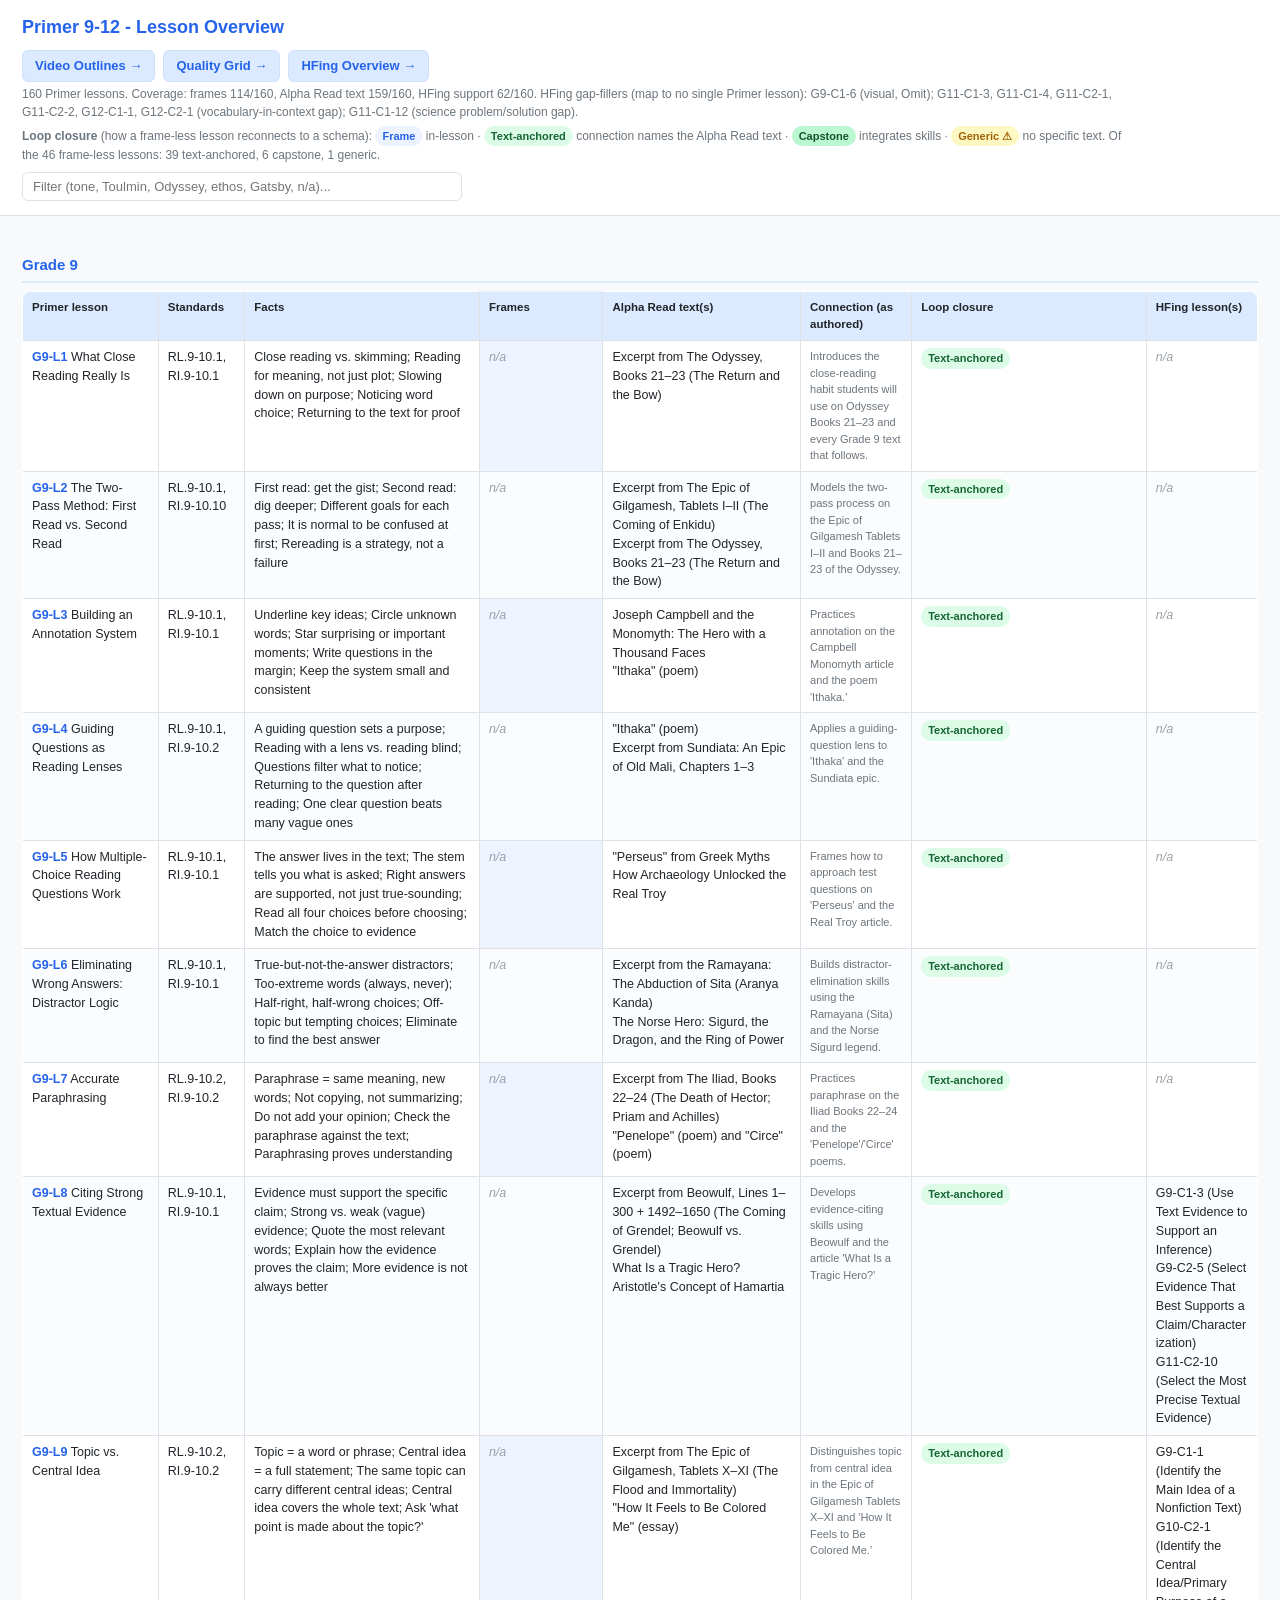
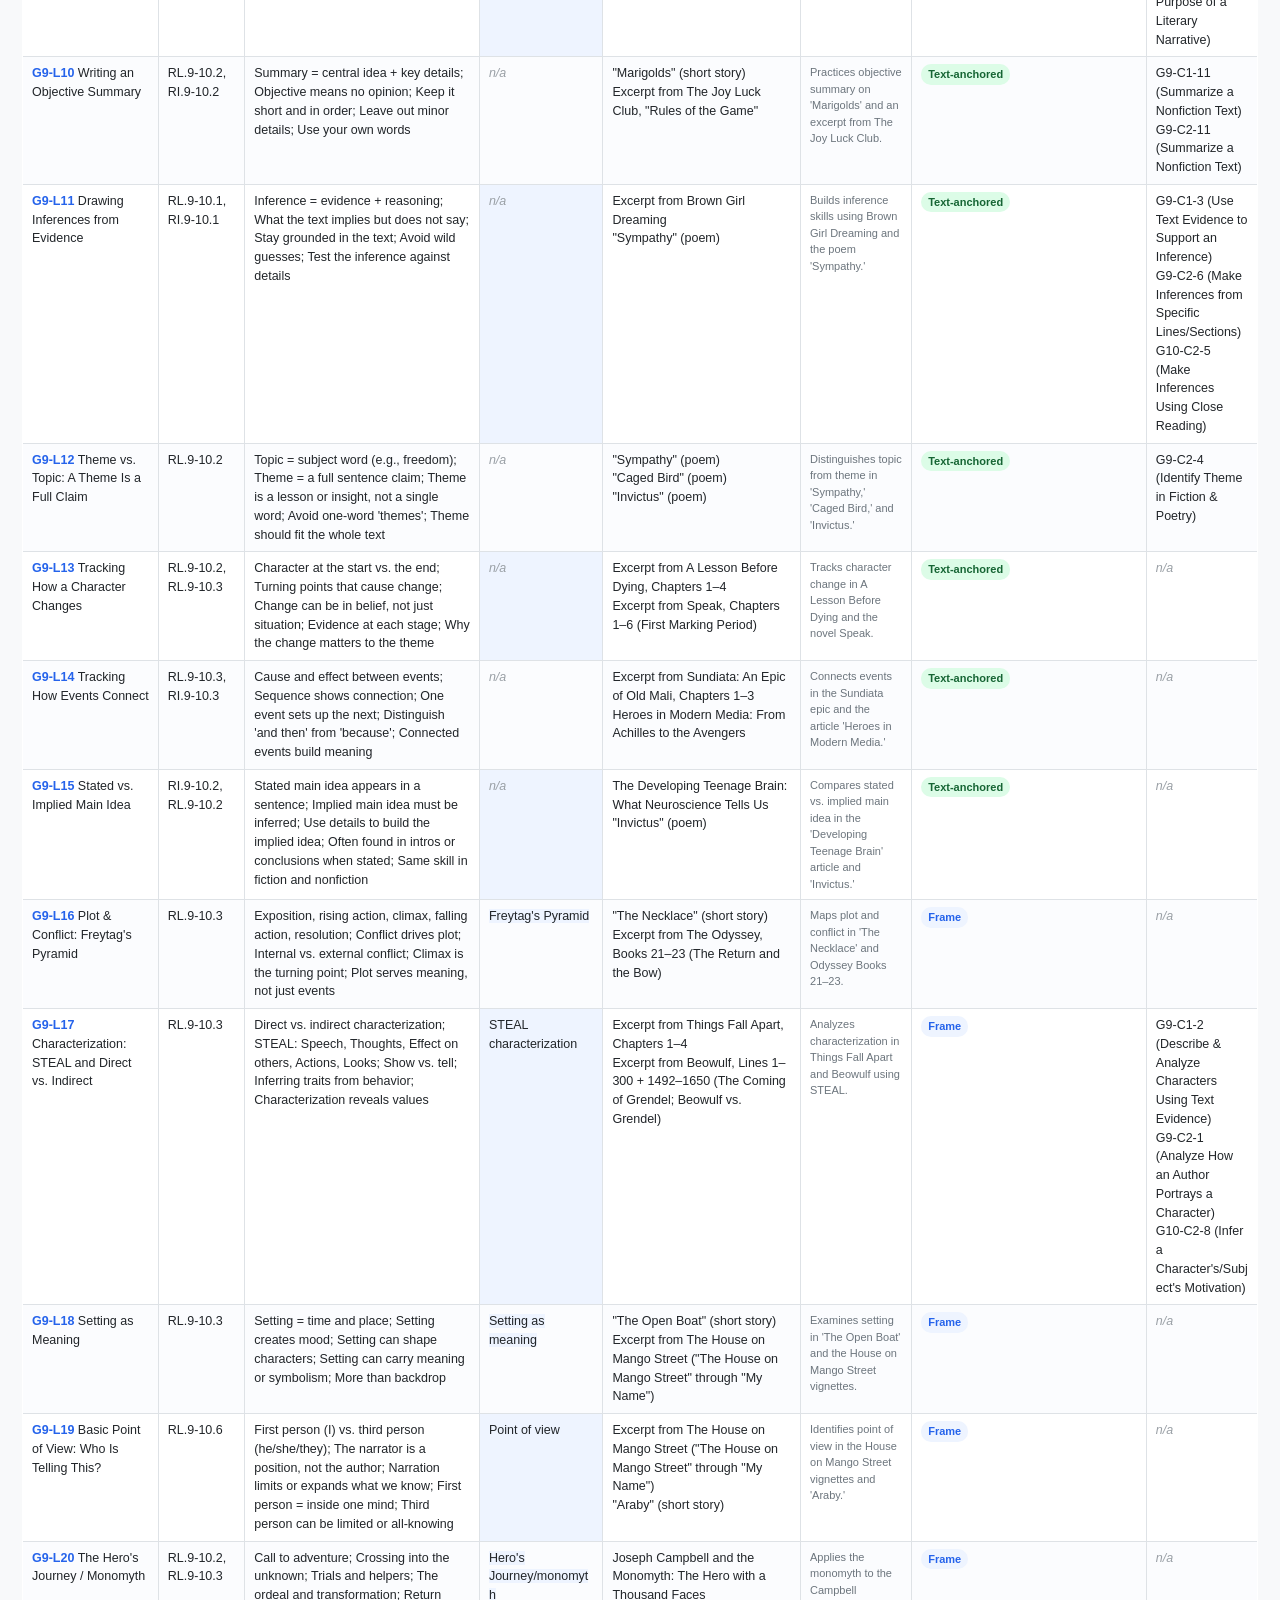
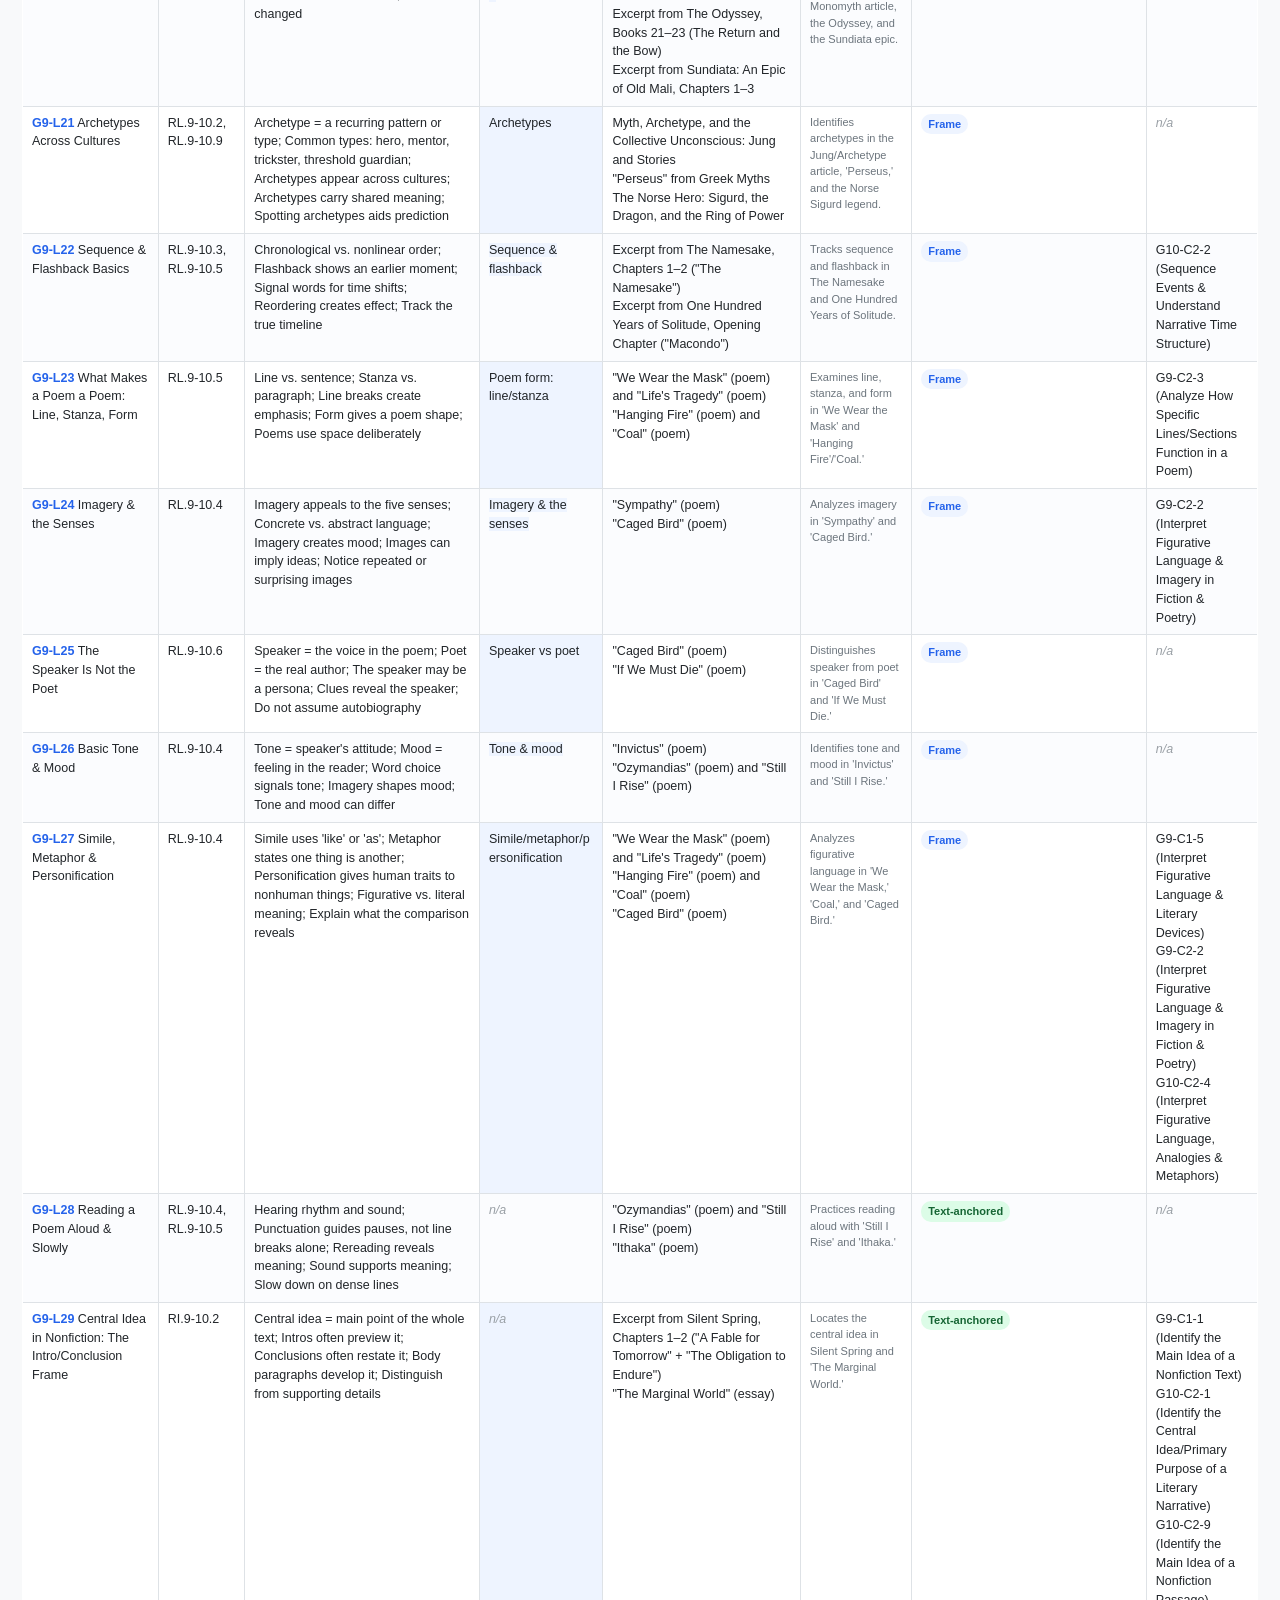
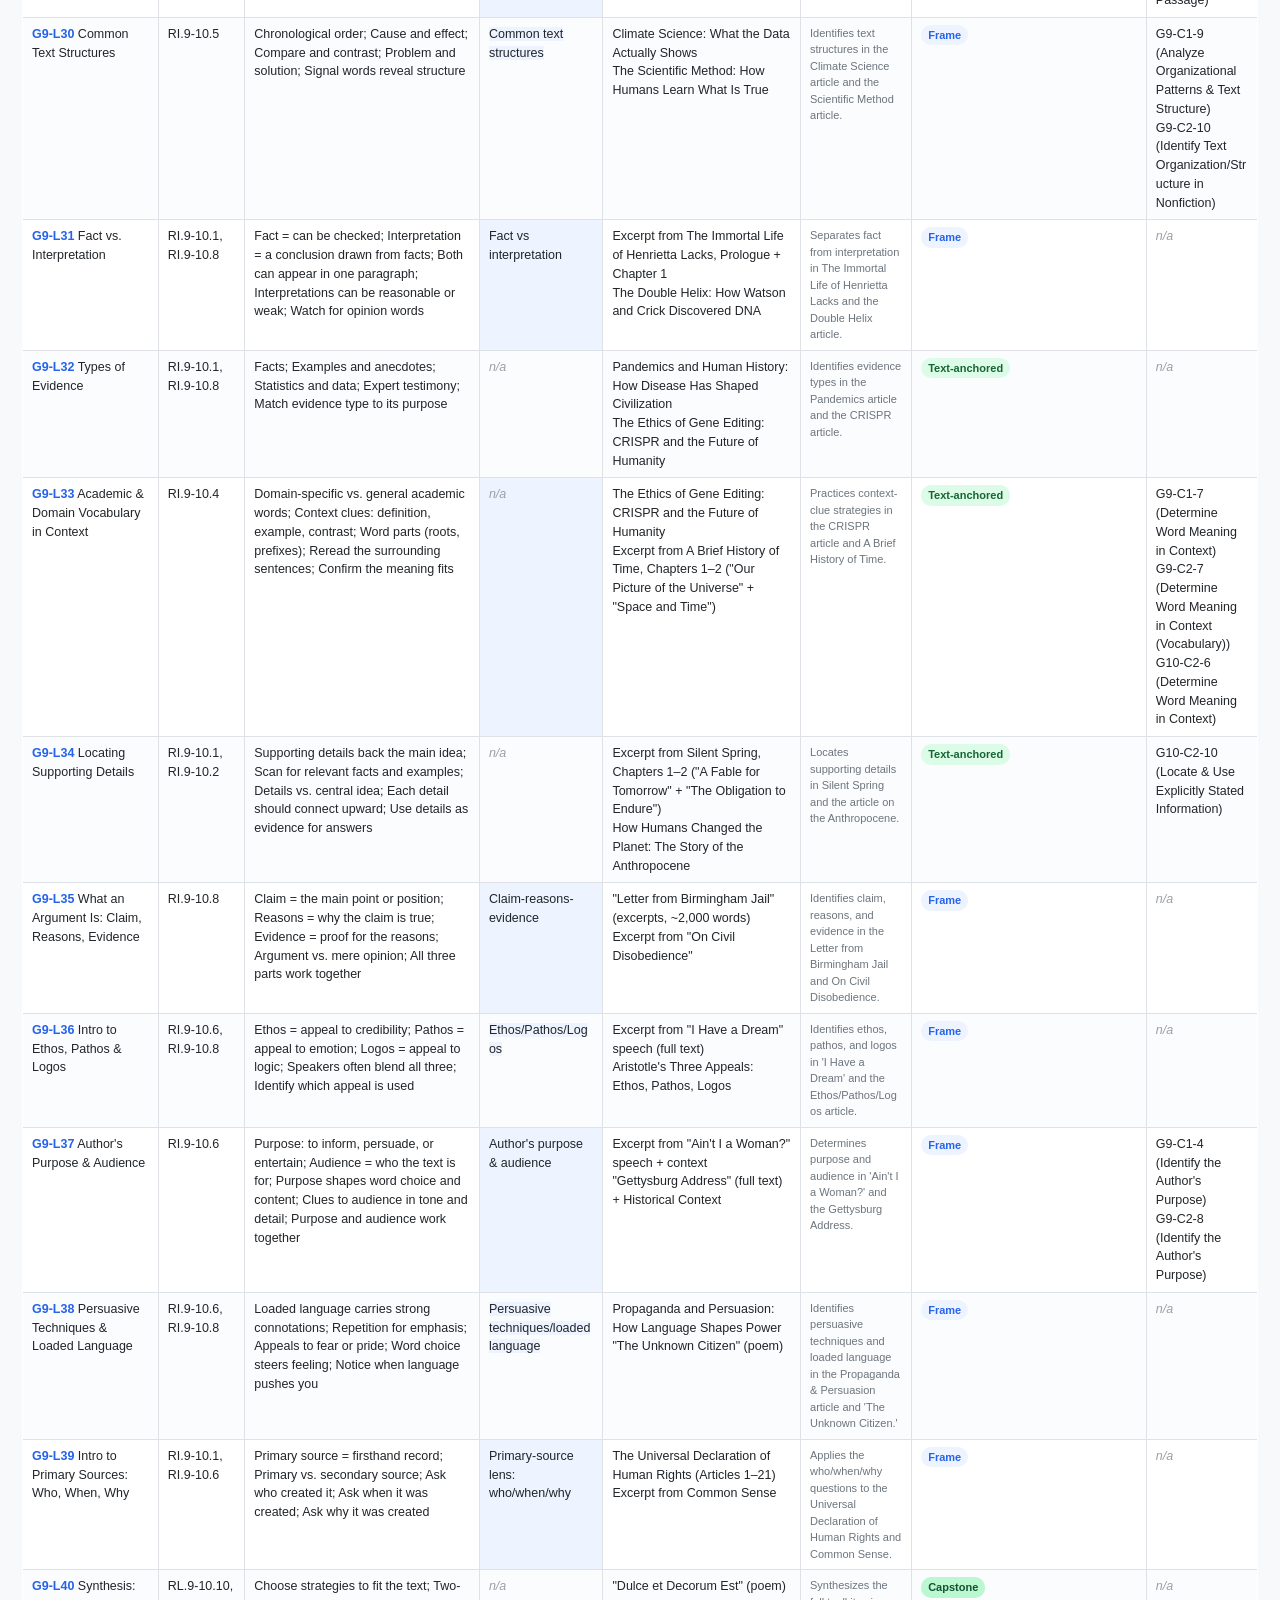
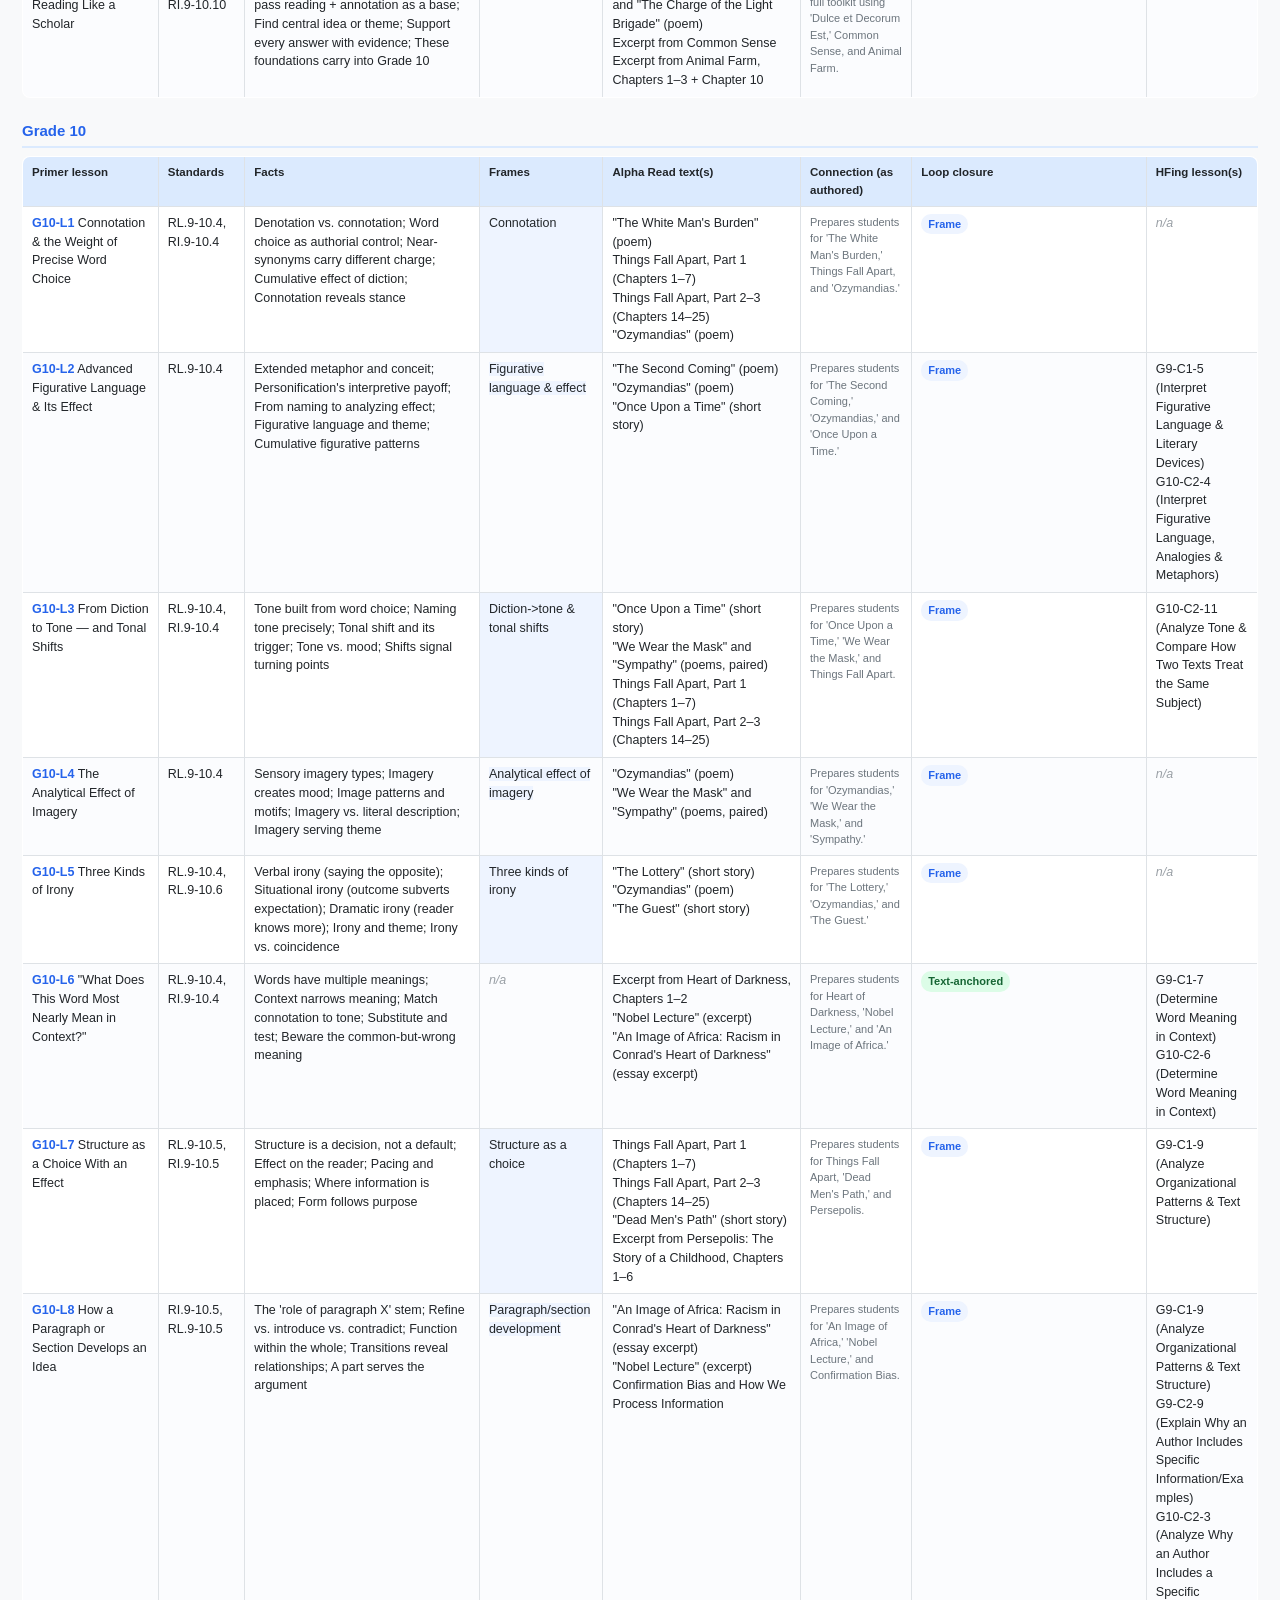
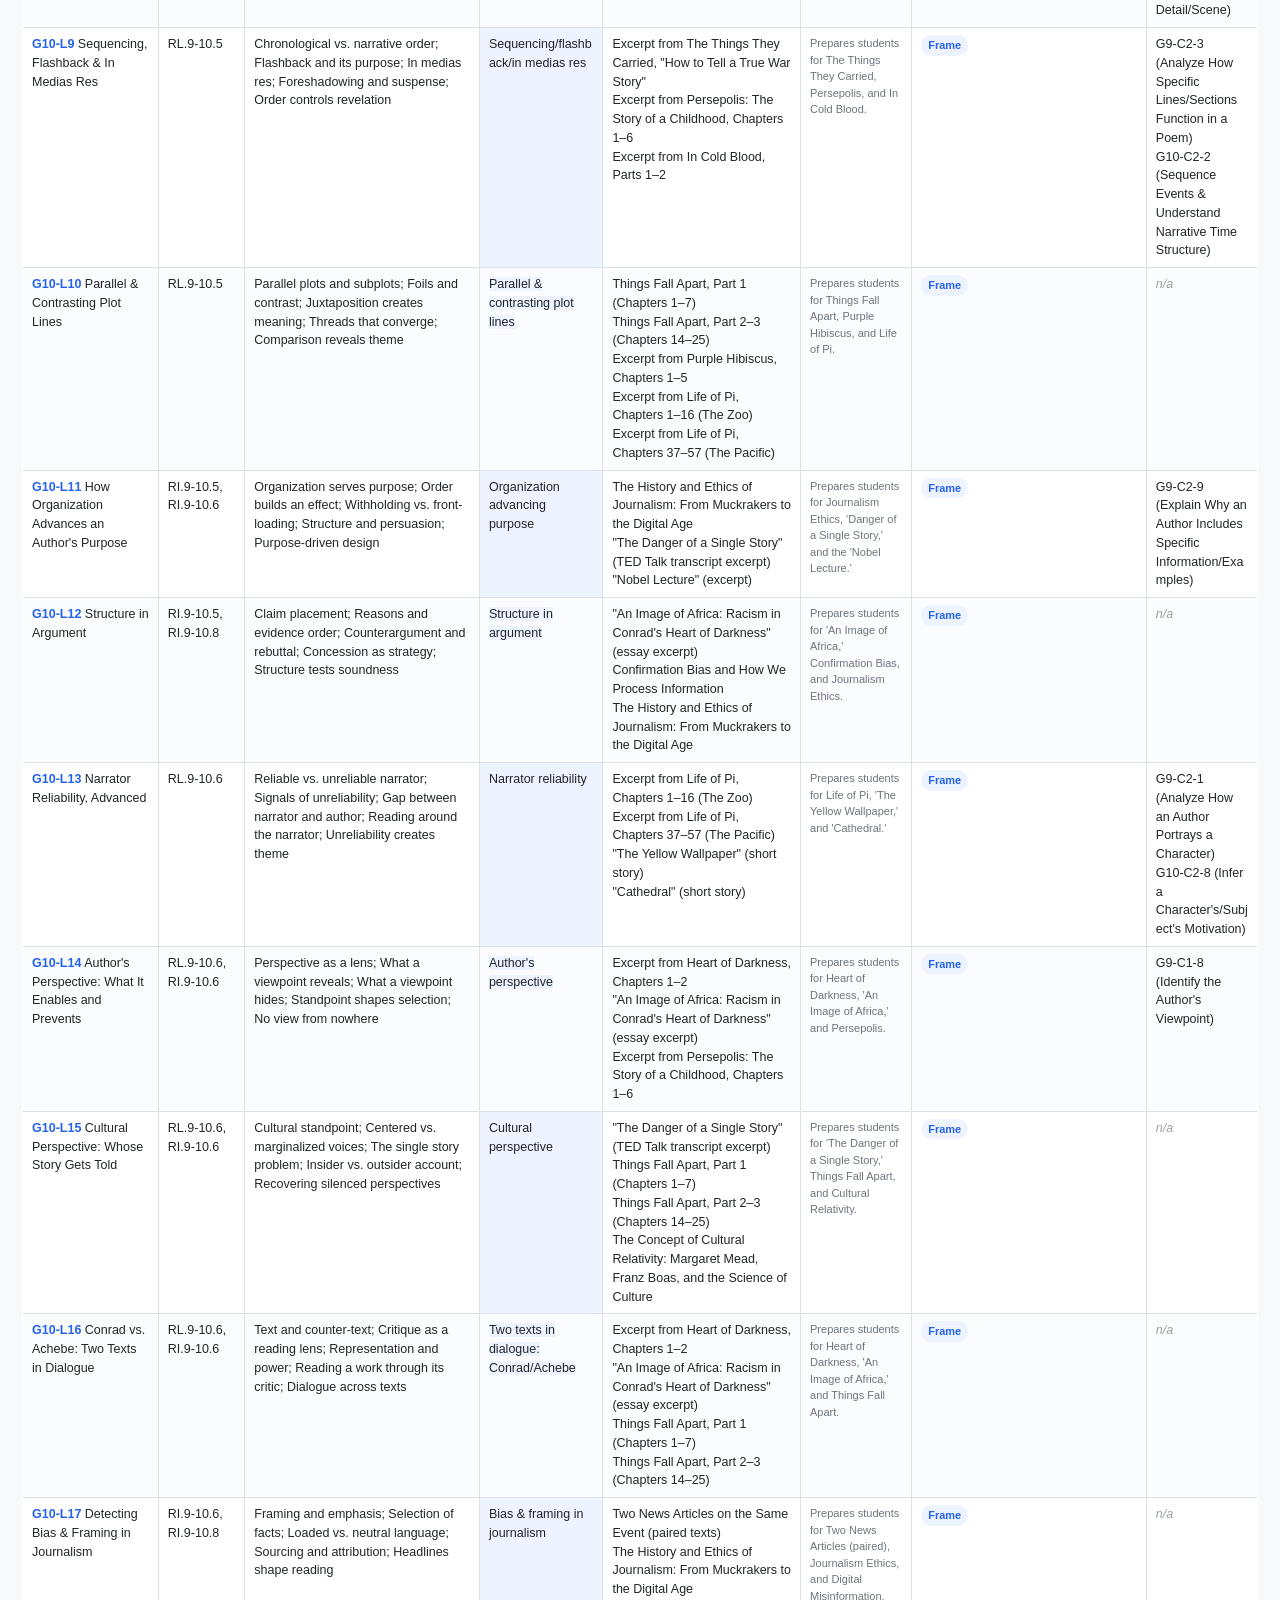
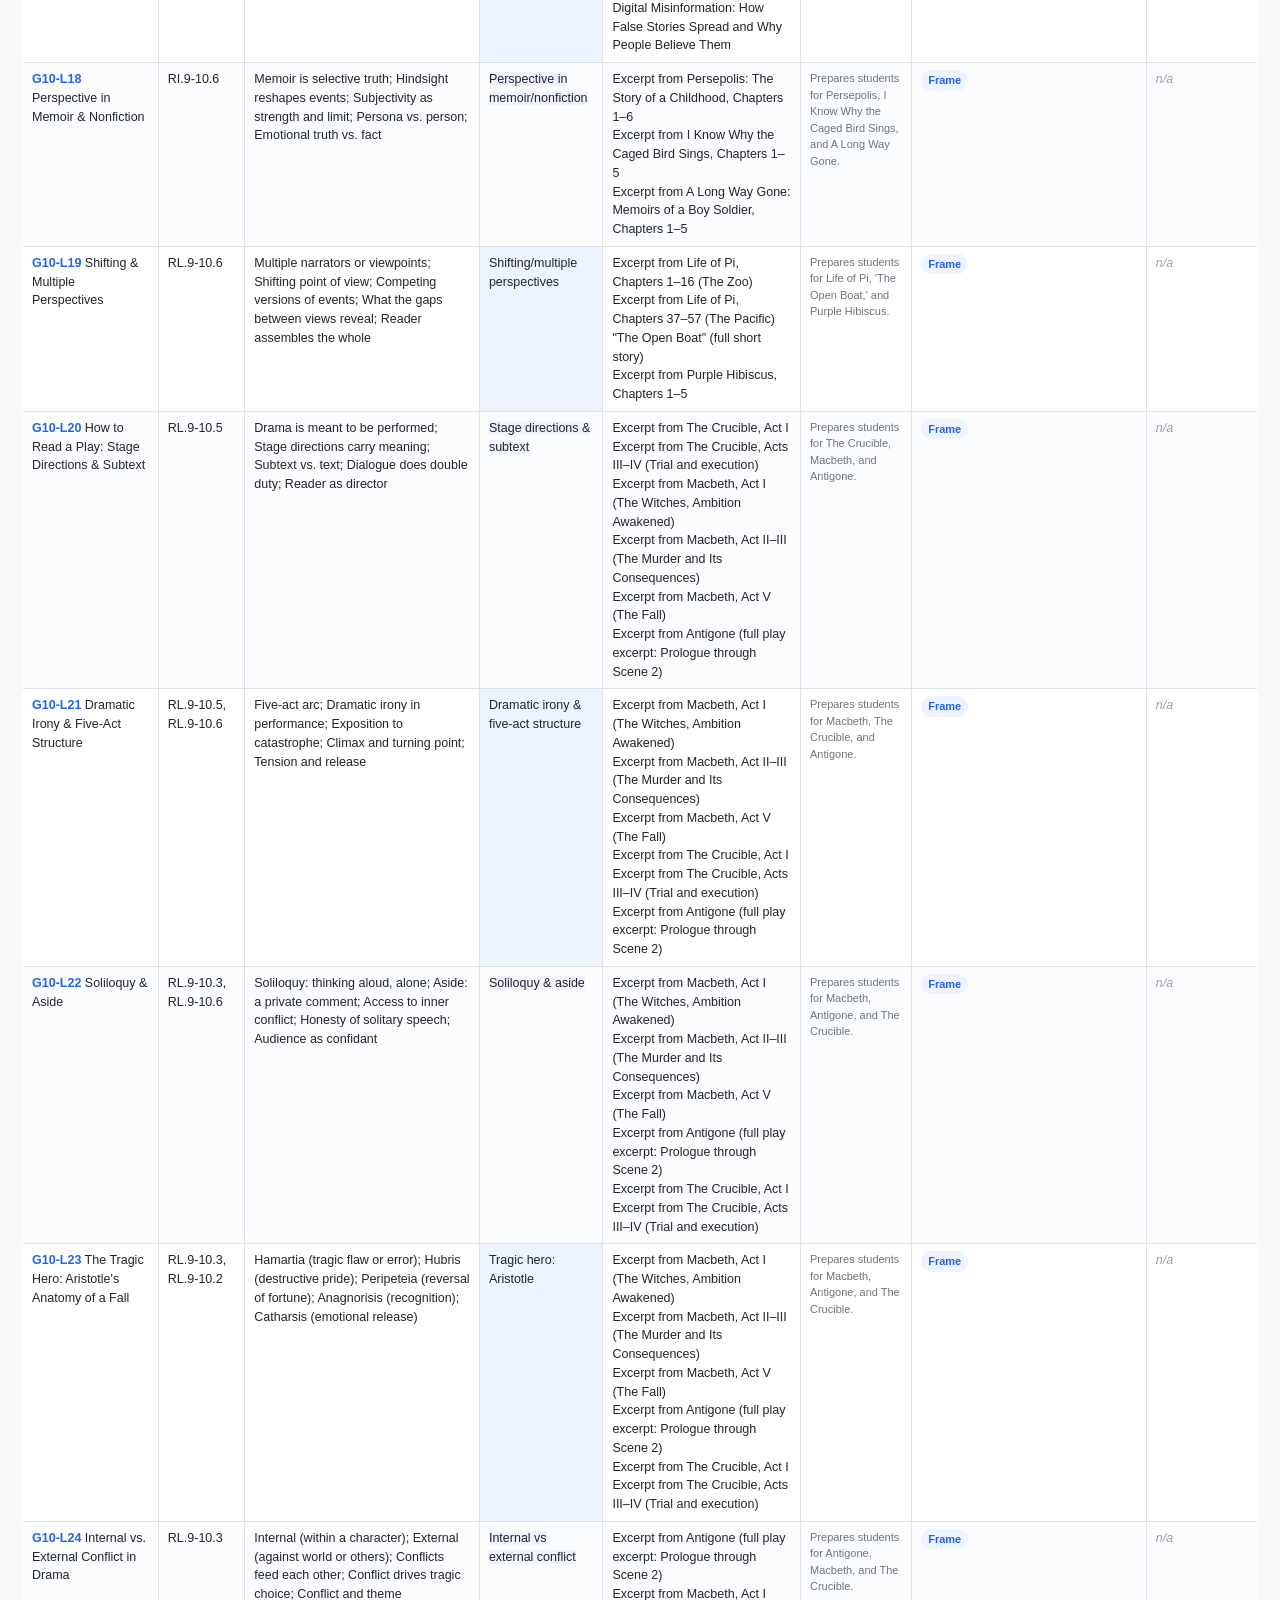
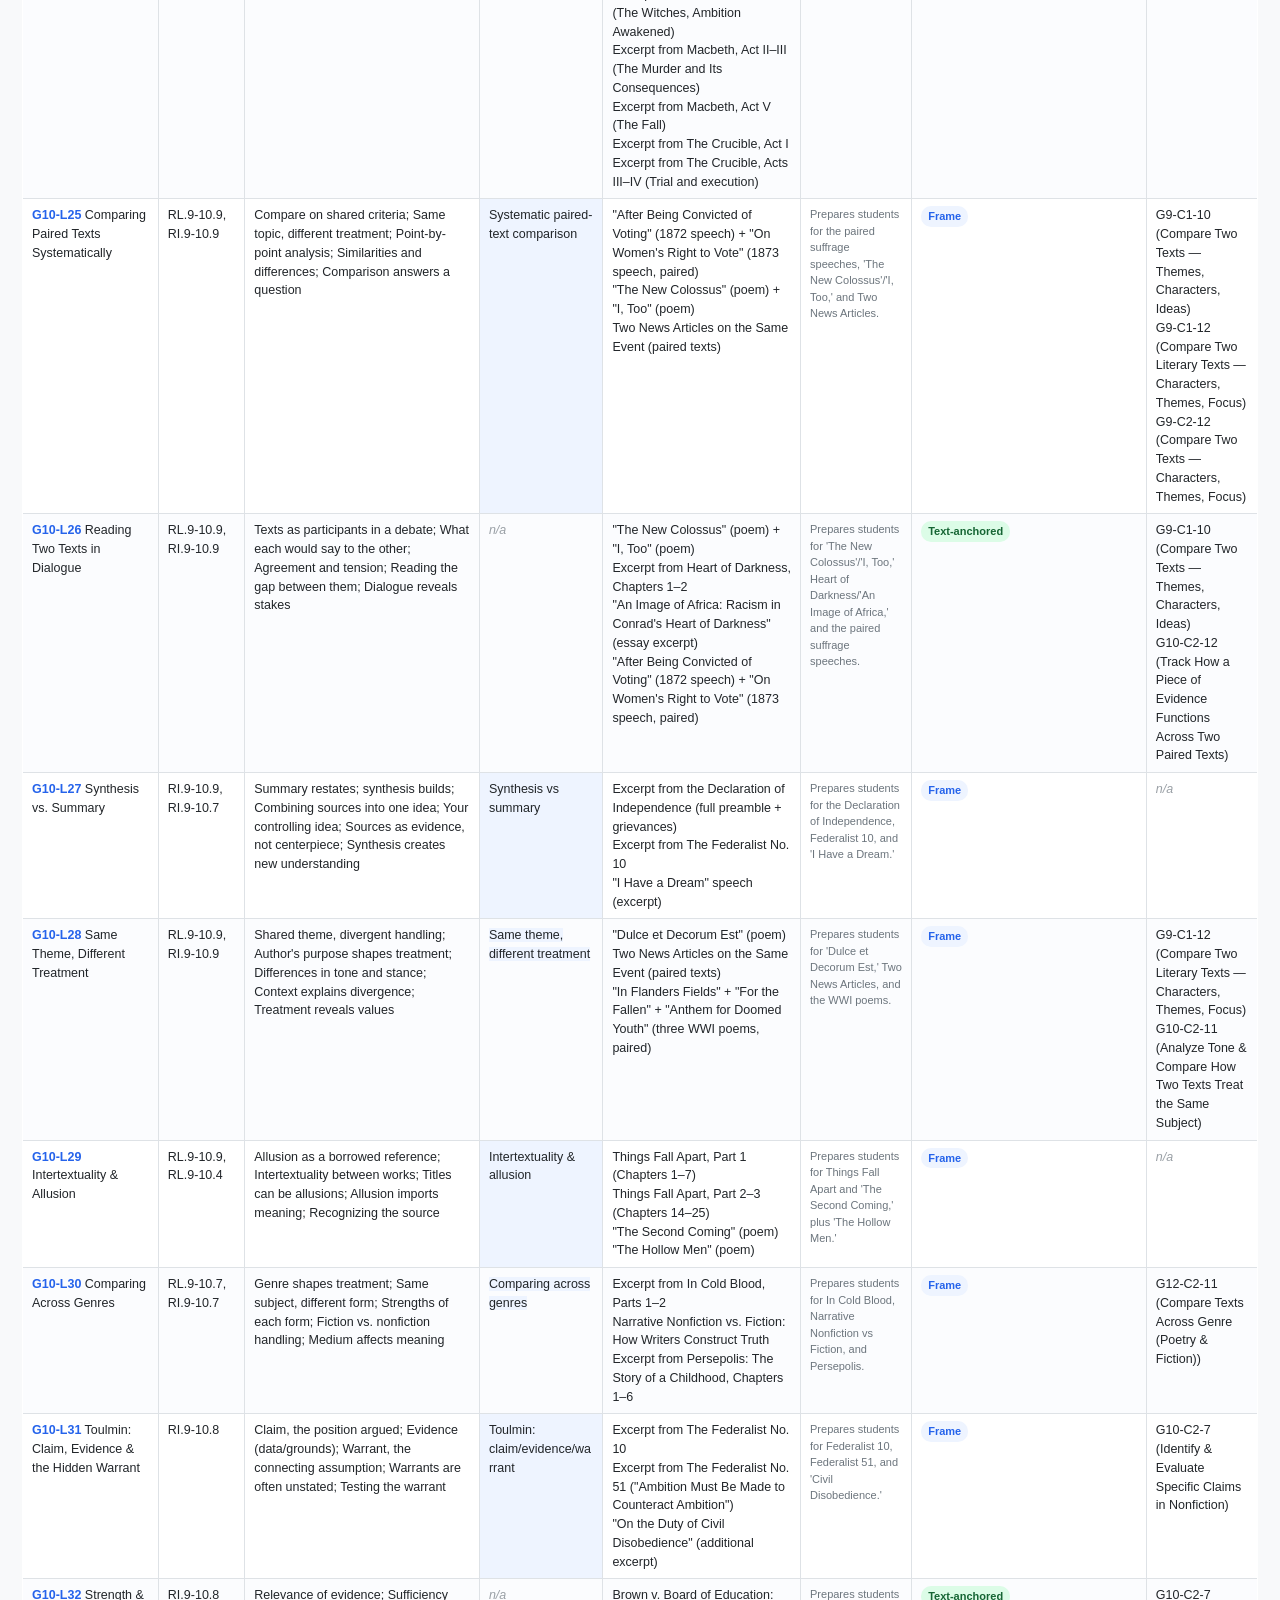
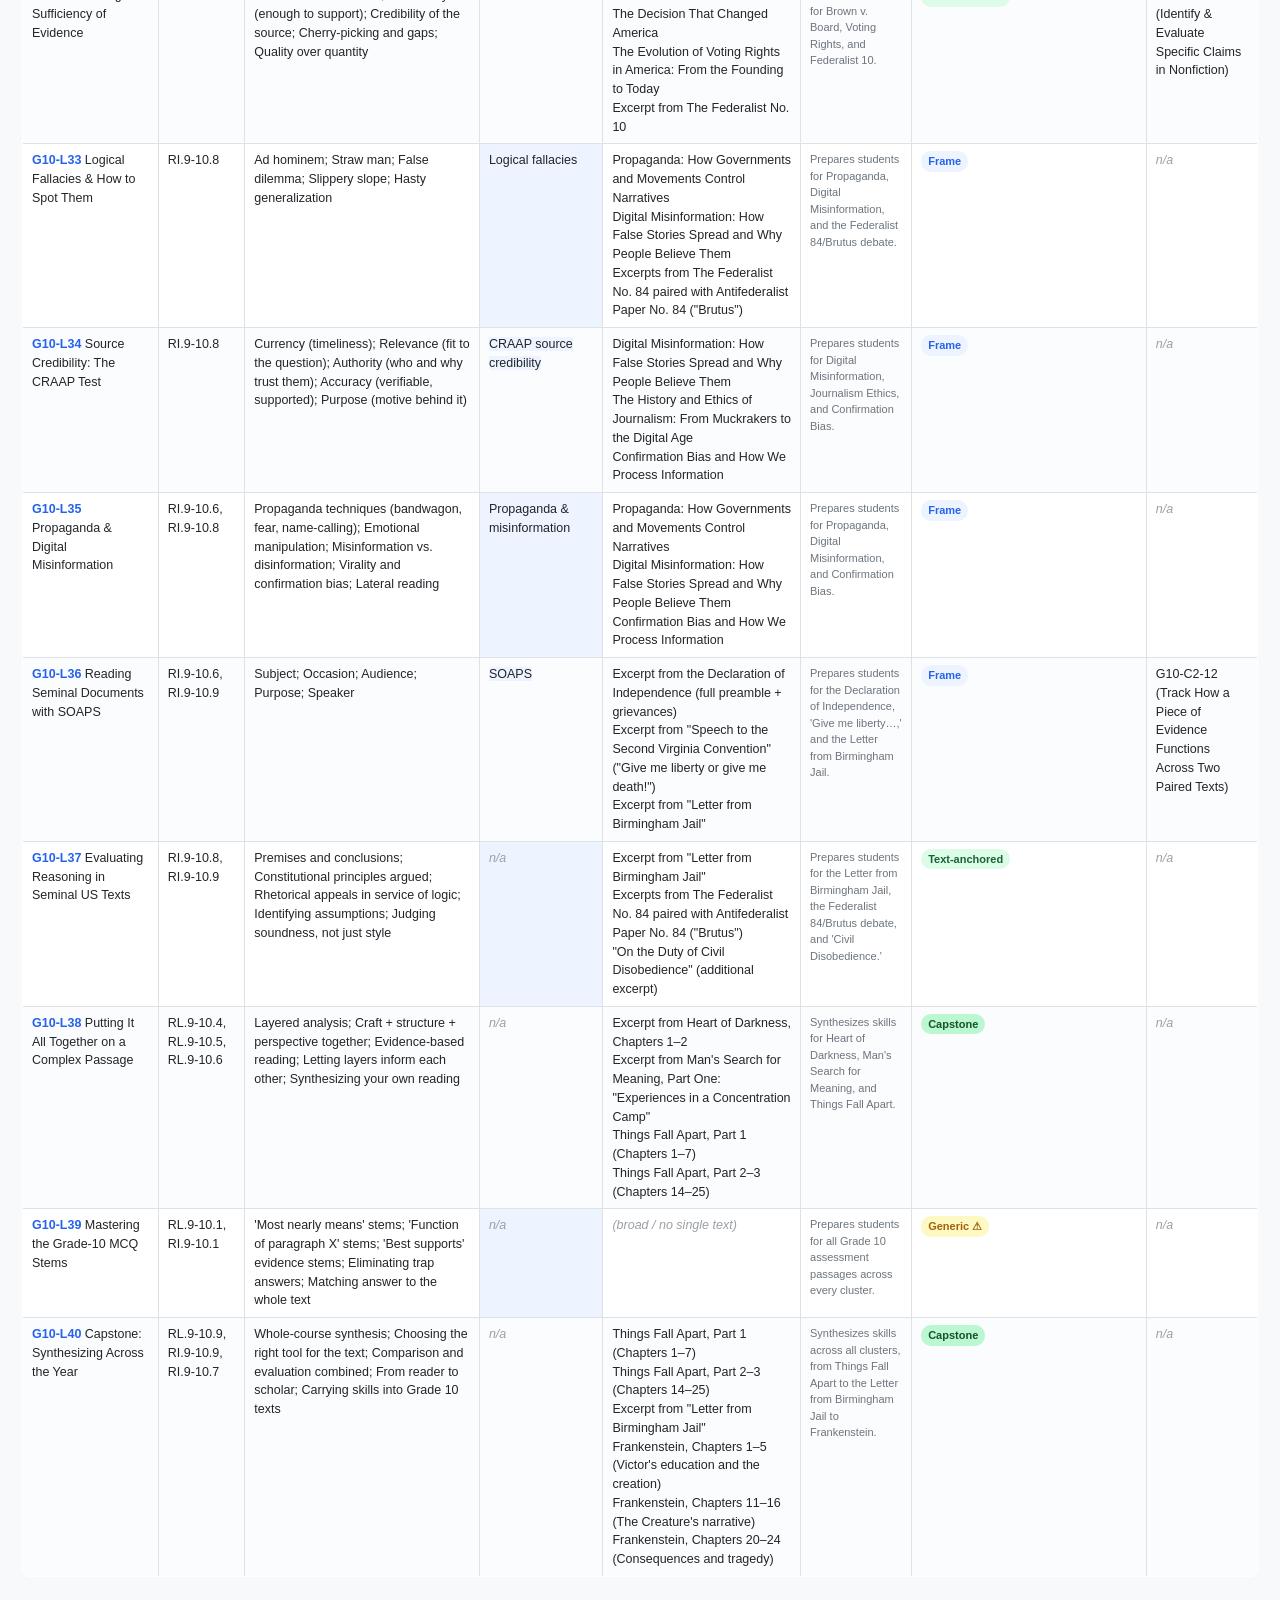
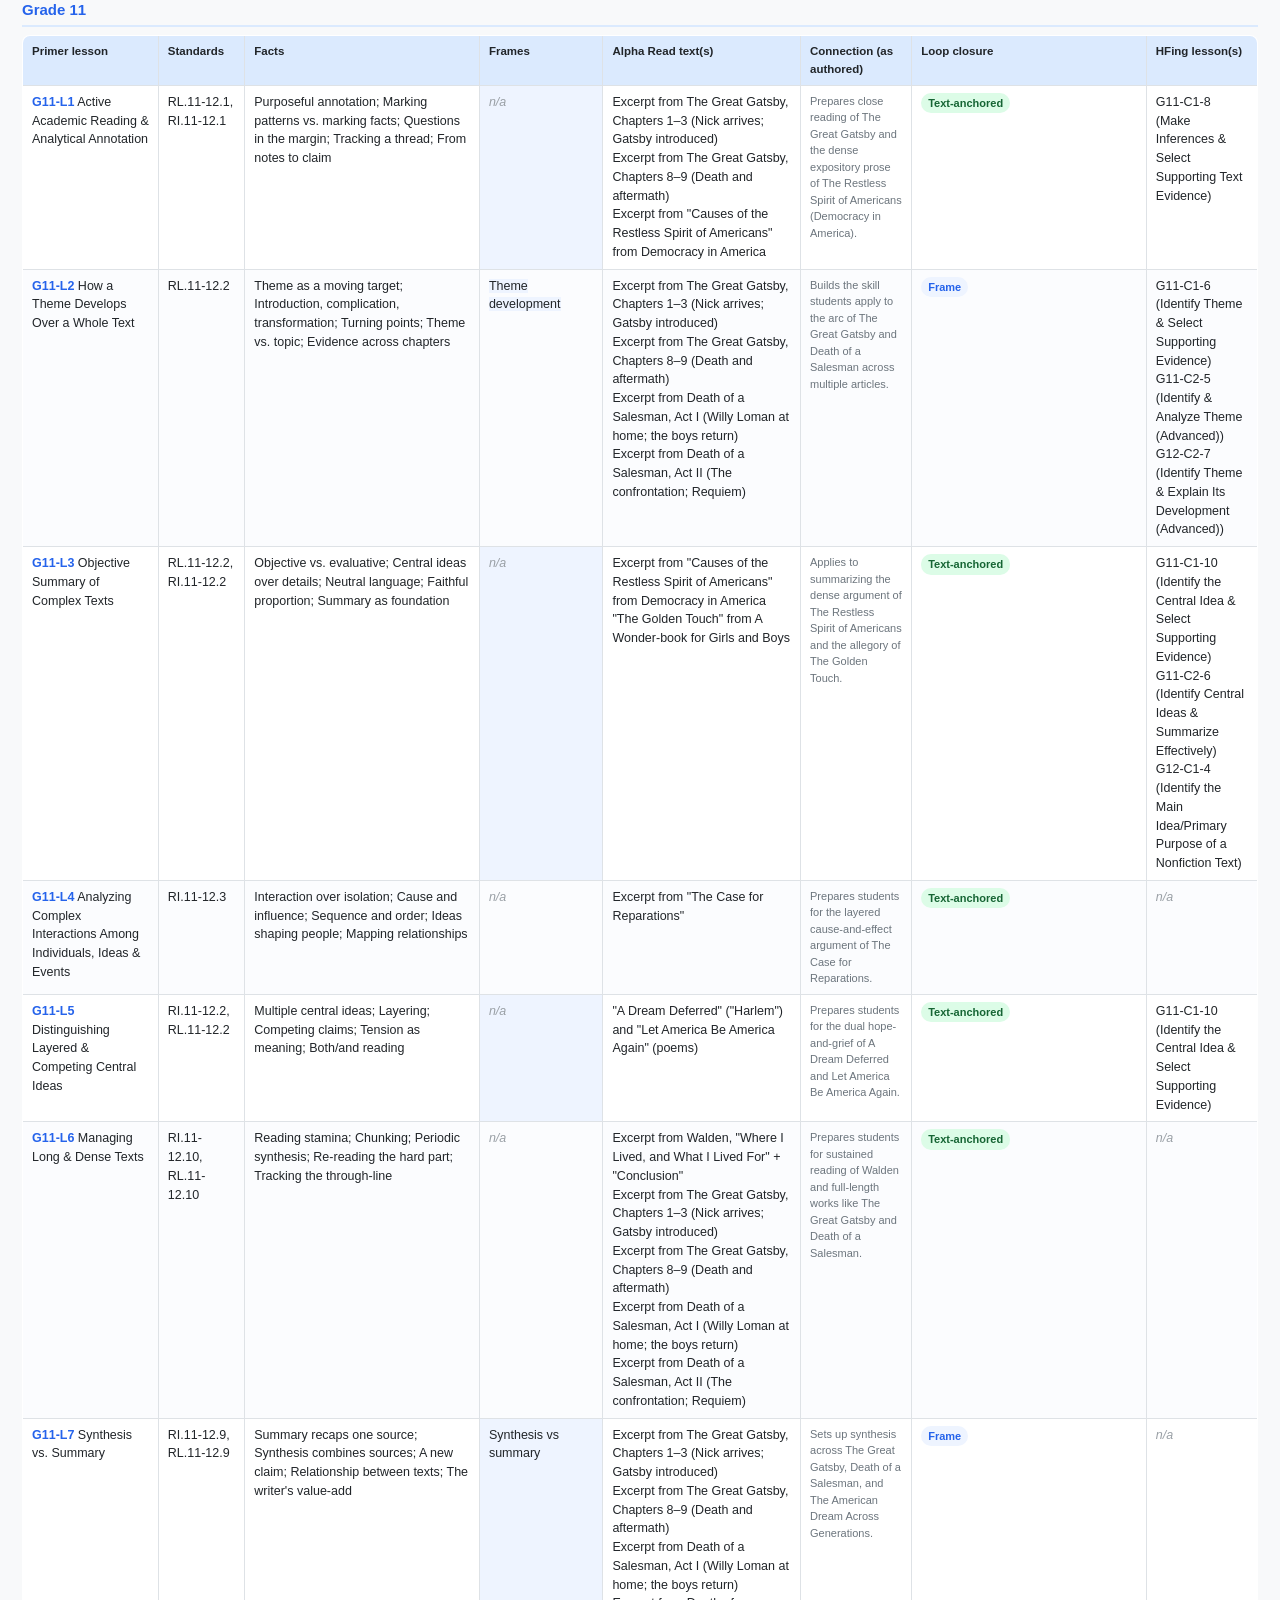
<file: index.html>
<!doctype html><meta charset="utf-8"><title>Primer 9–12</title><meta http-equiv="refresh" content="0; url=primer-overview.html">
<p>Redirecting to <a href="primer-overview.html">Primer 9–12 — Lesson Overview</a>…</p>
</file>
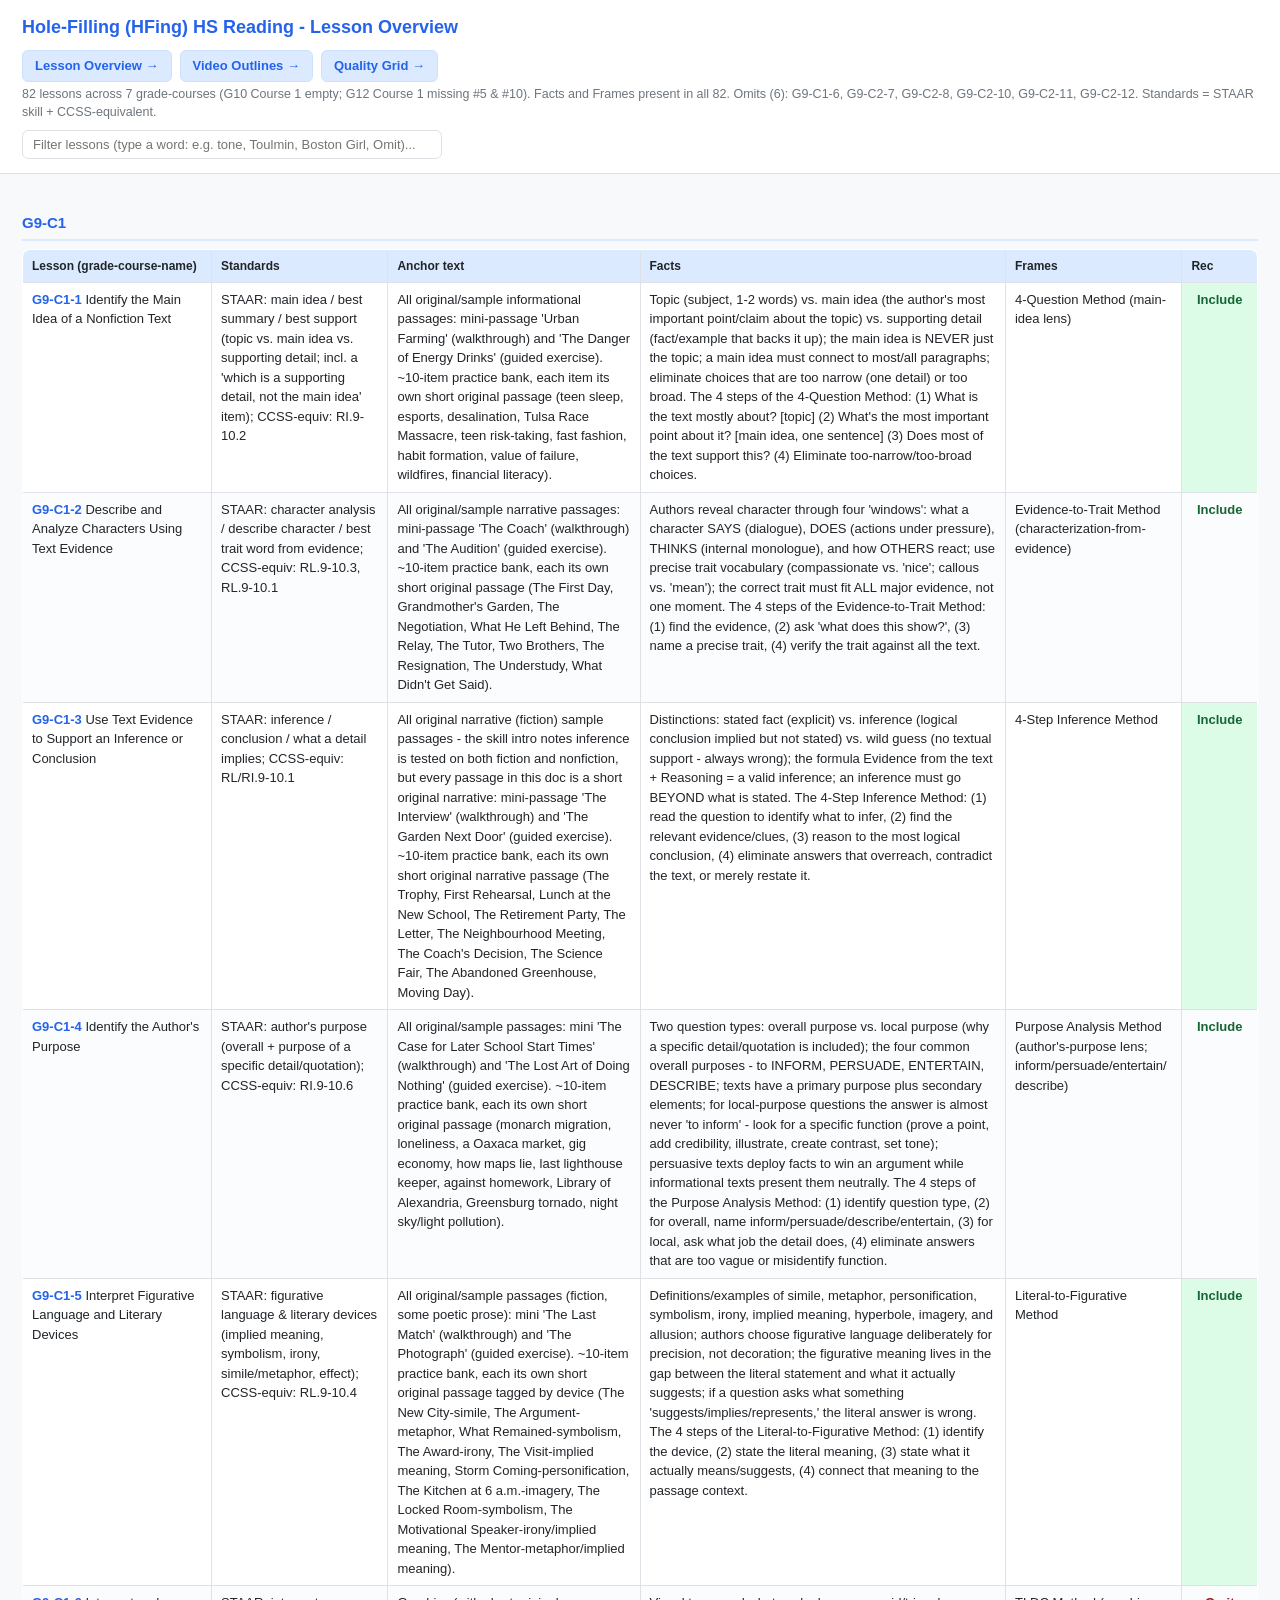
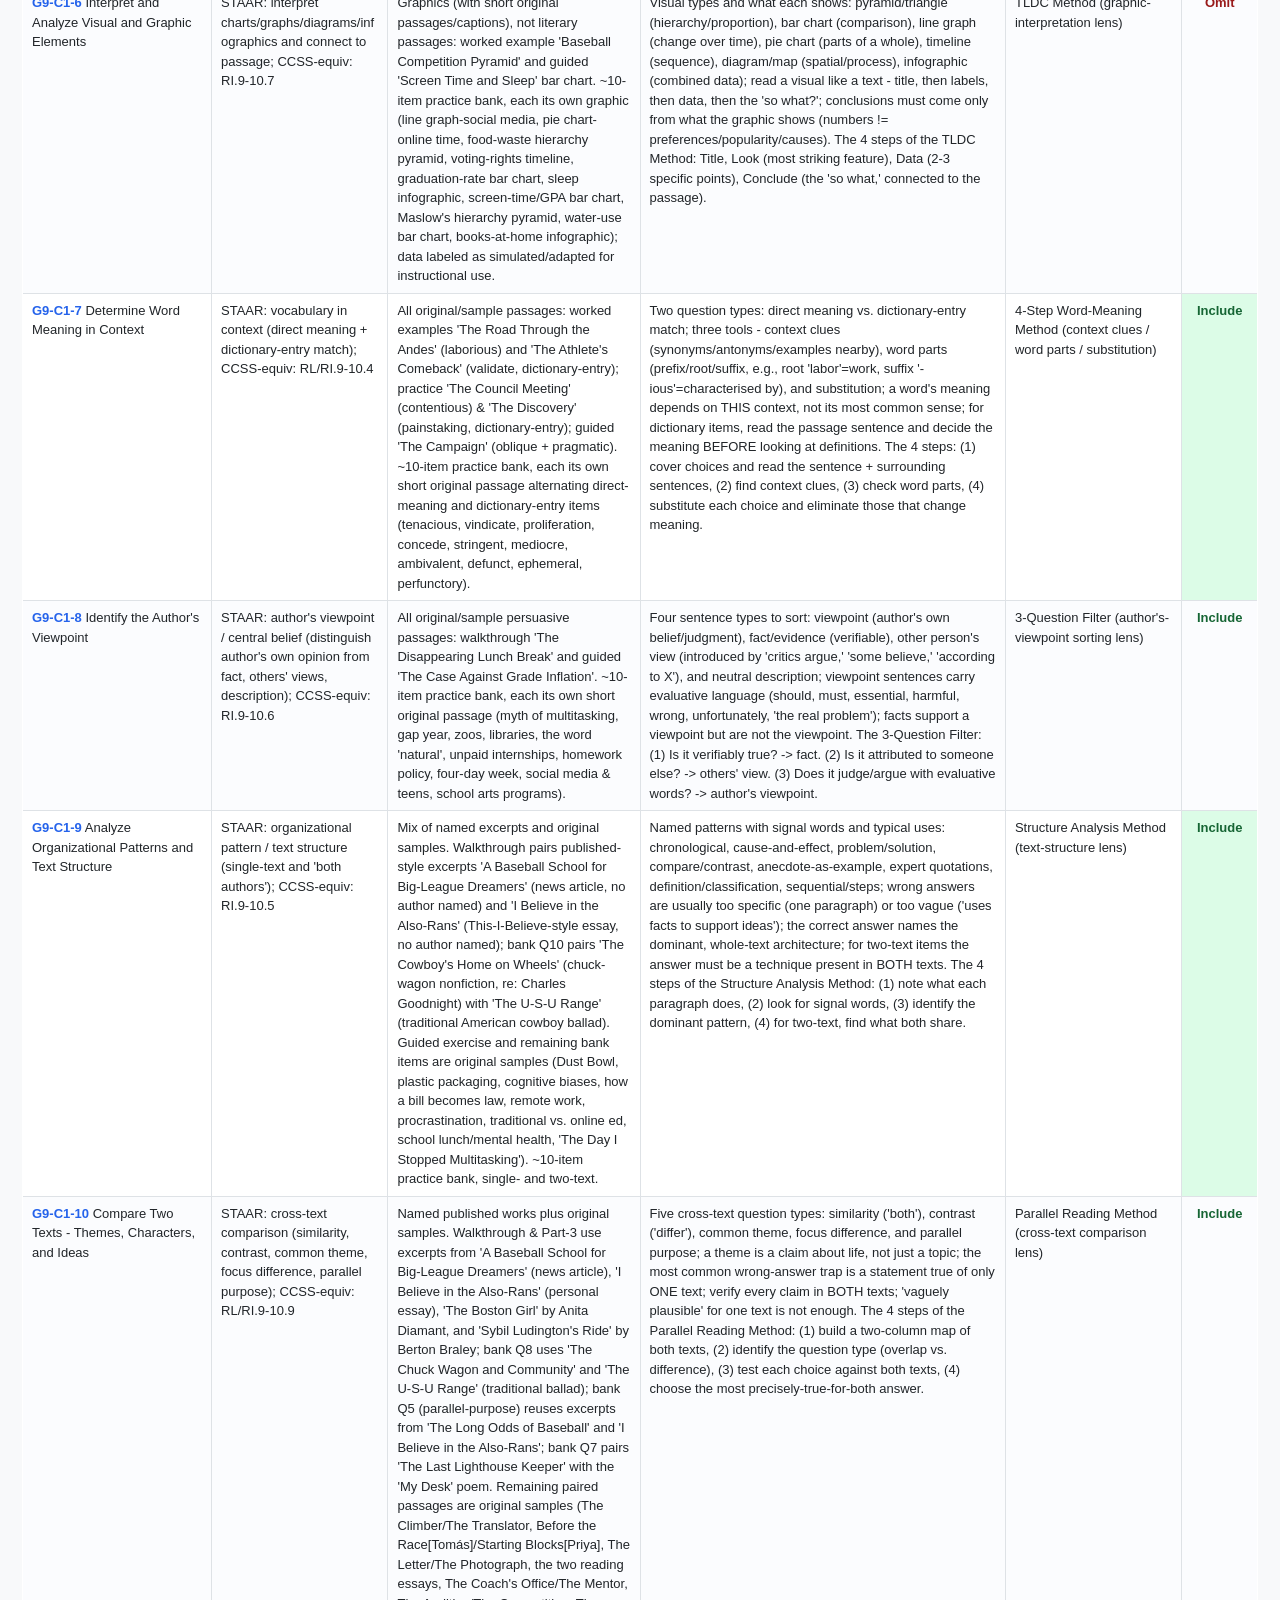
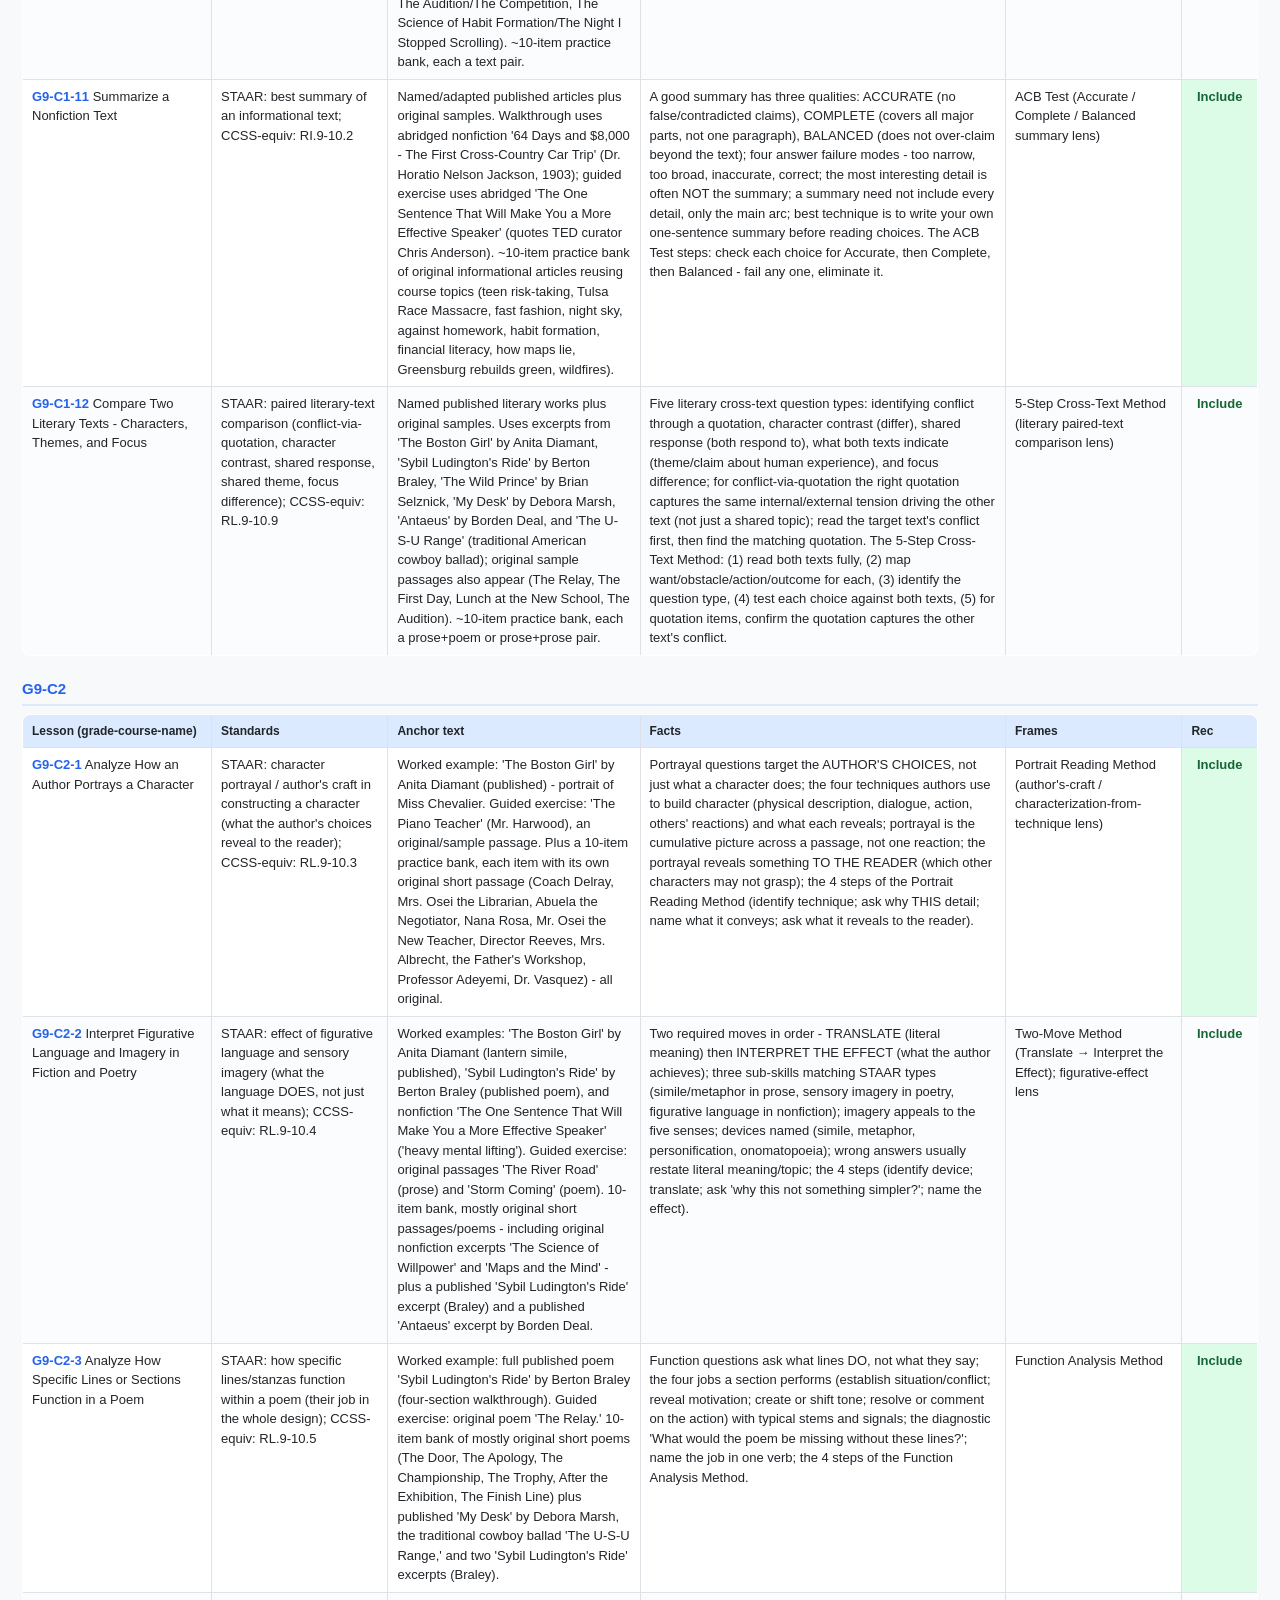
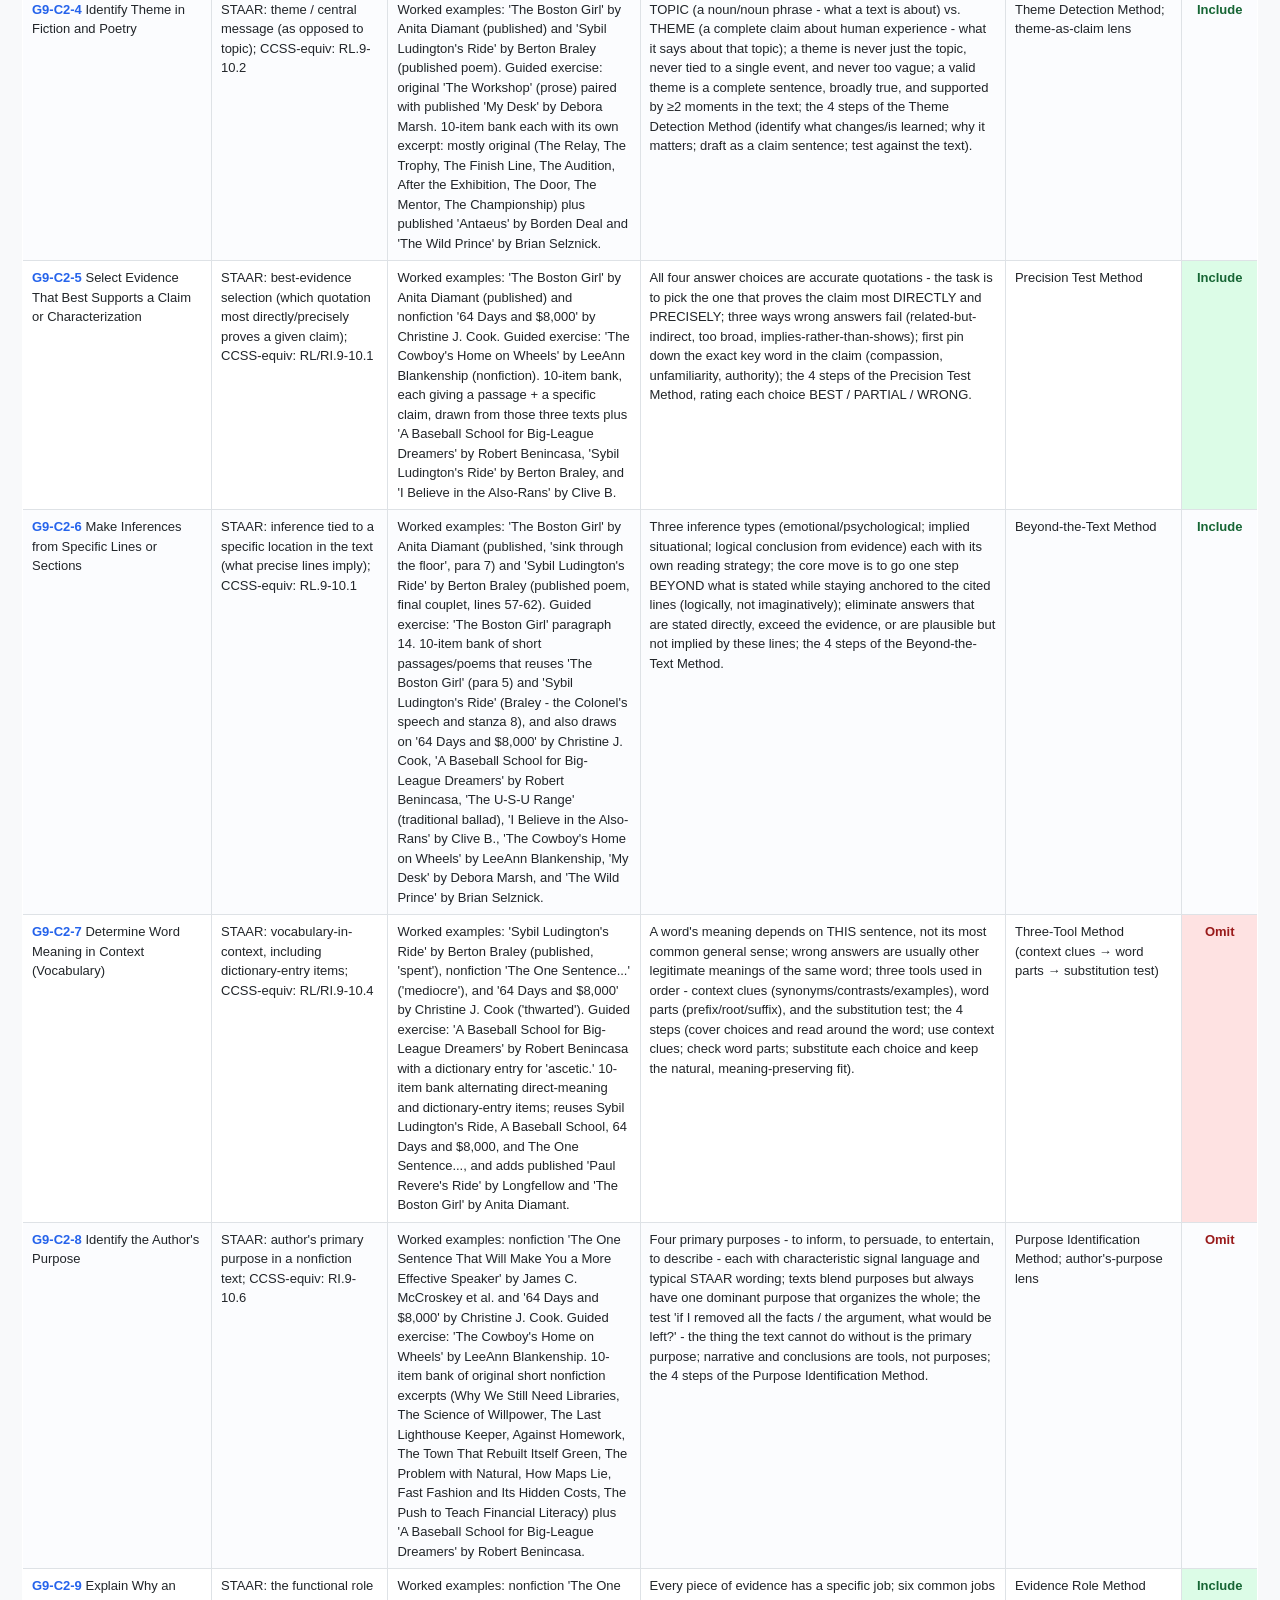
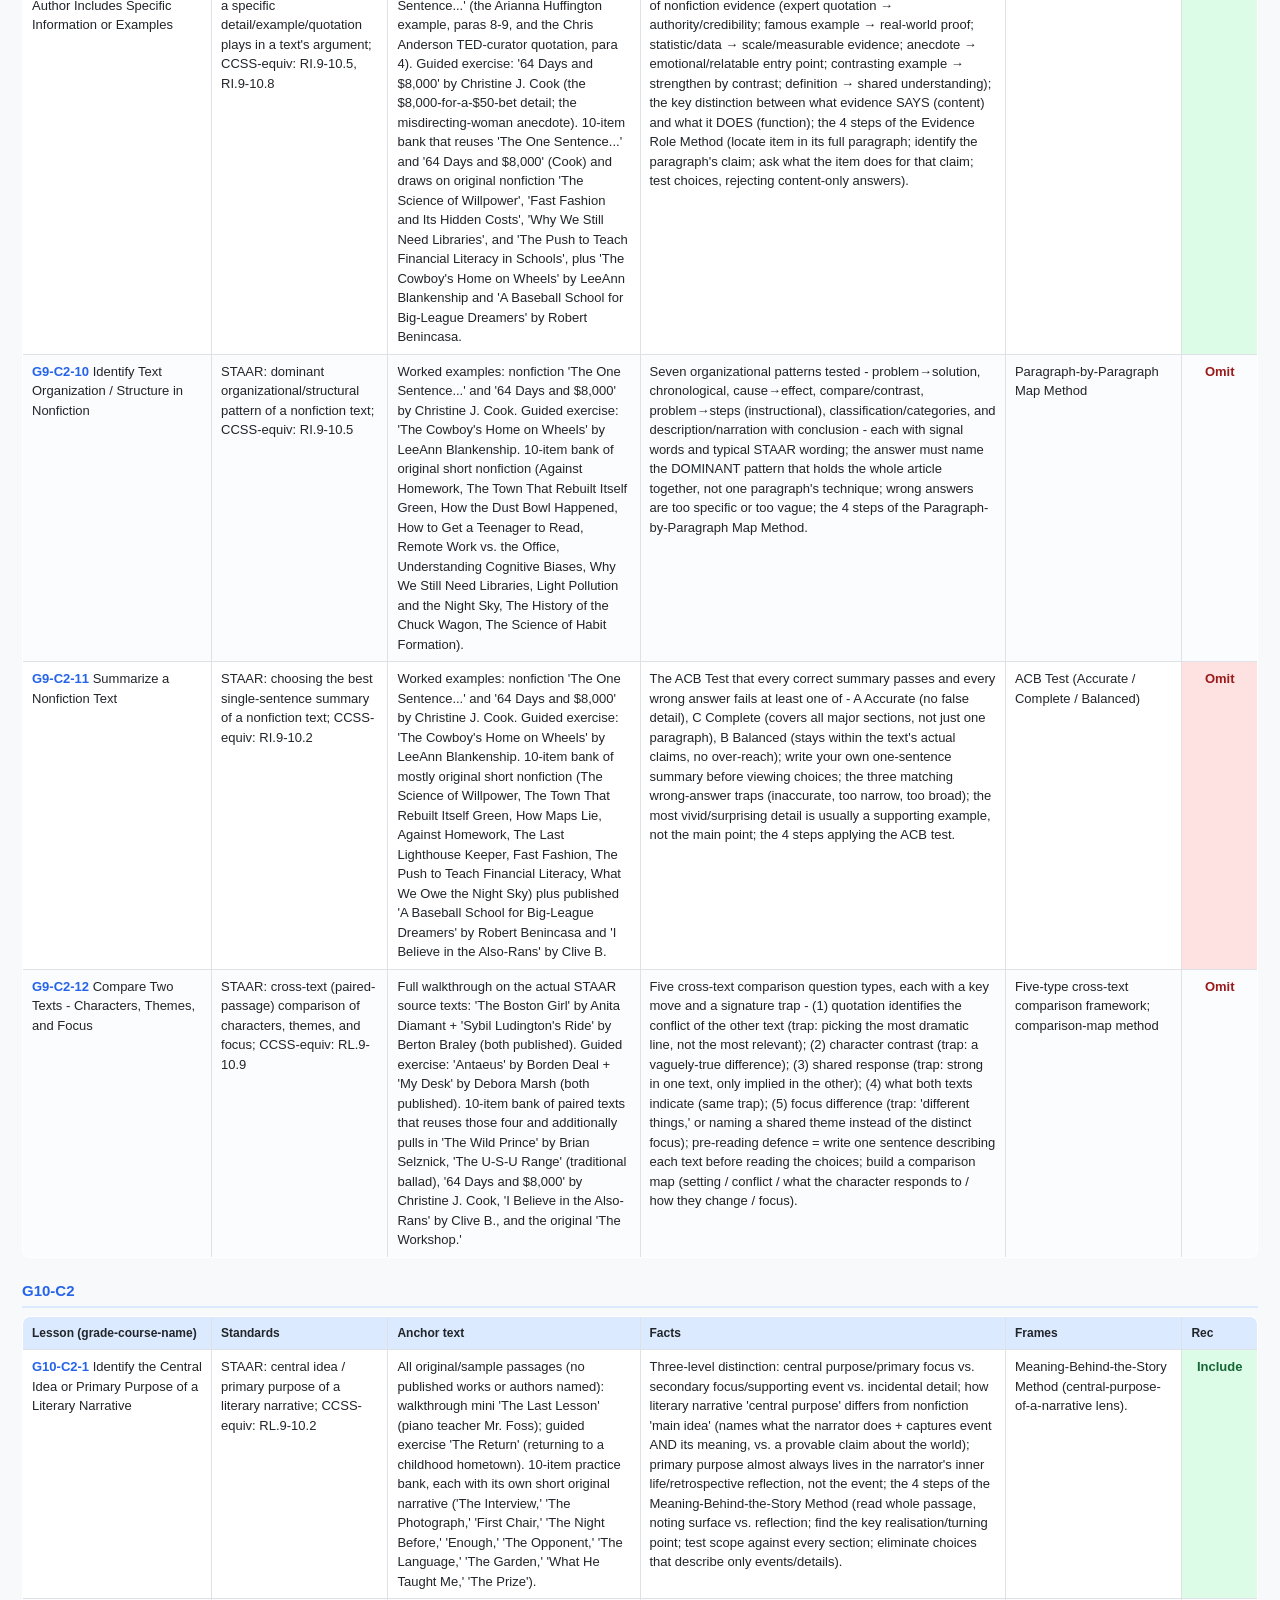
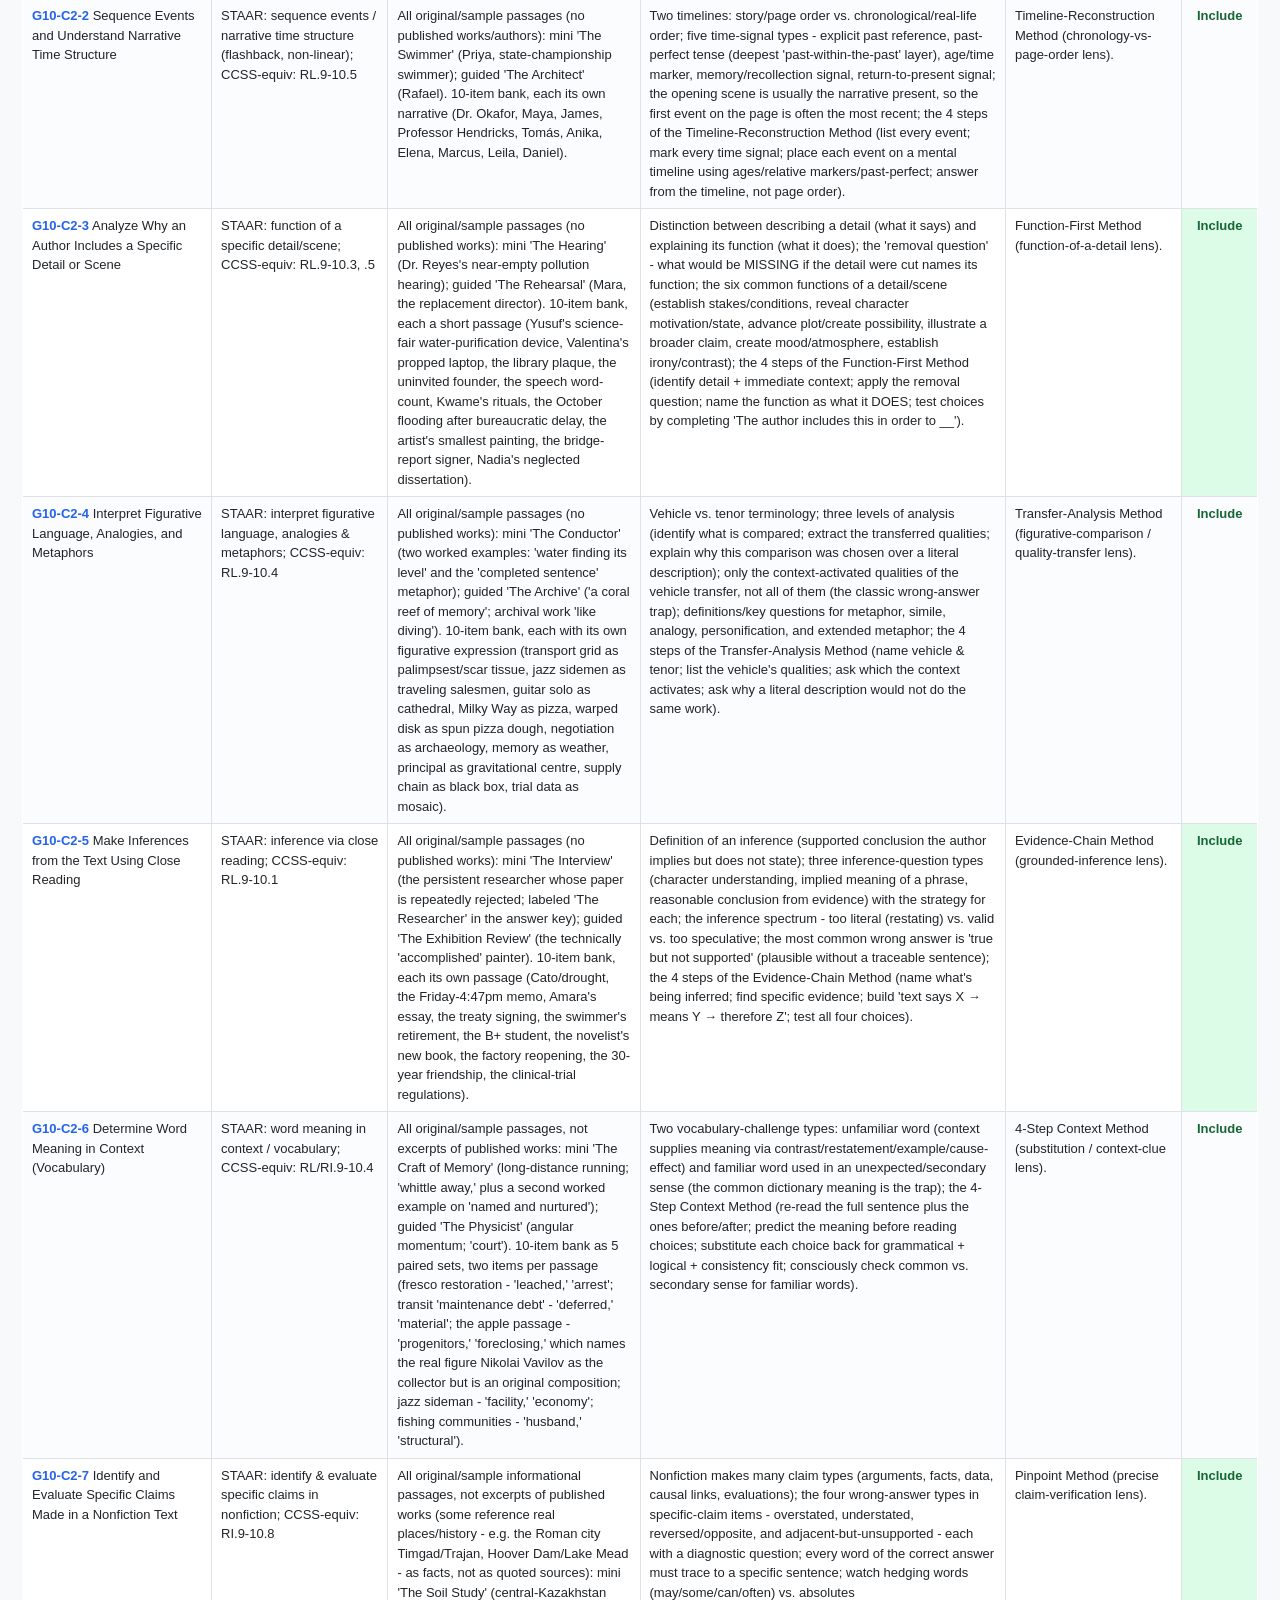
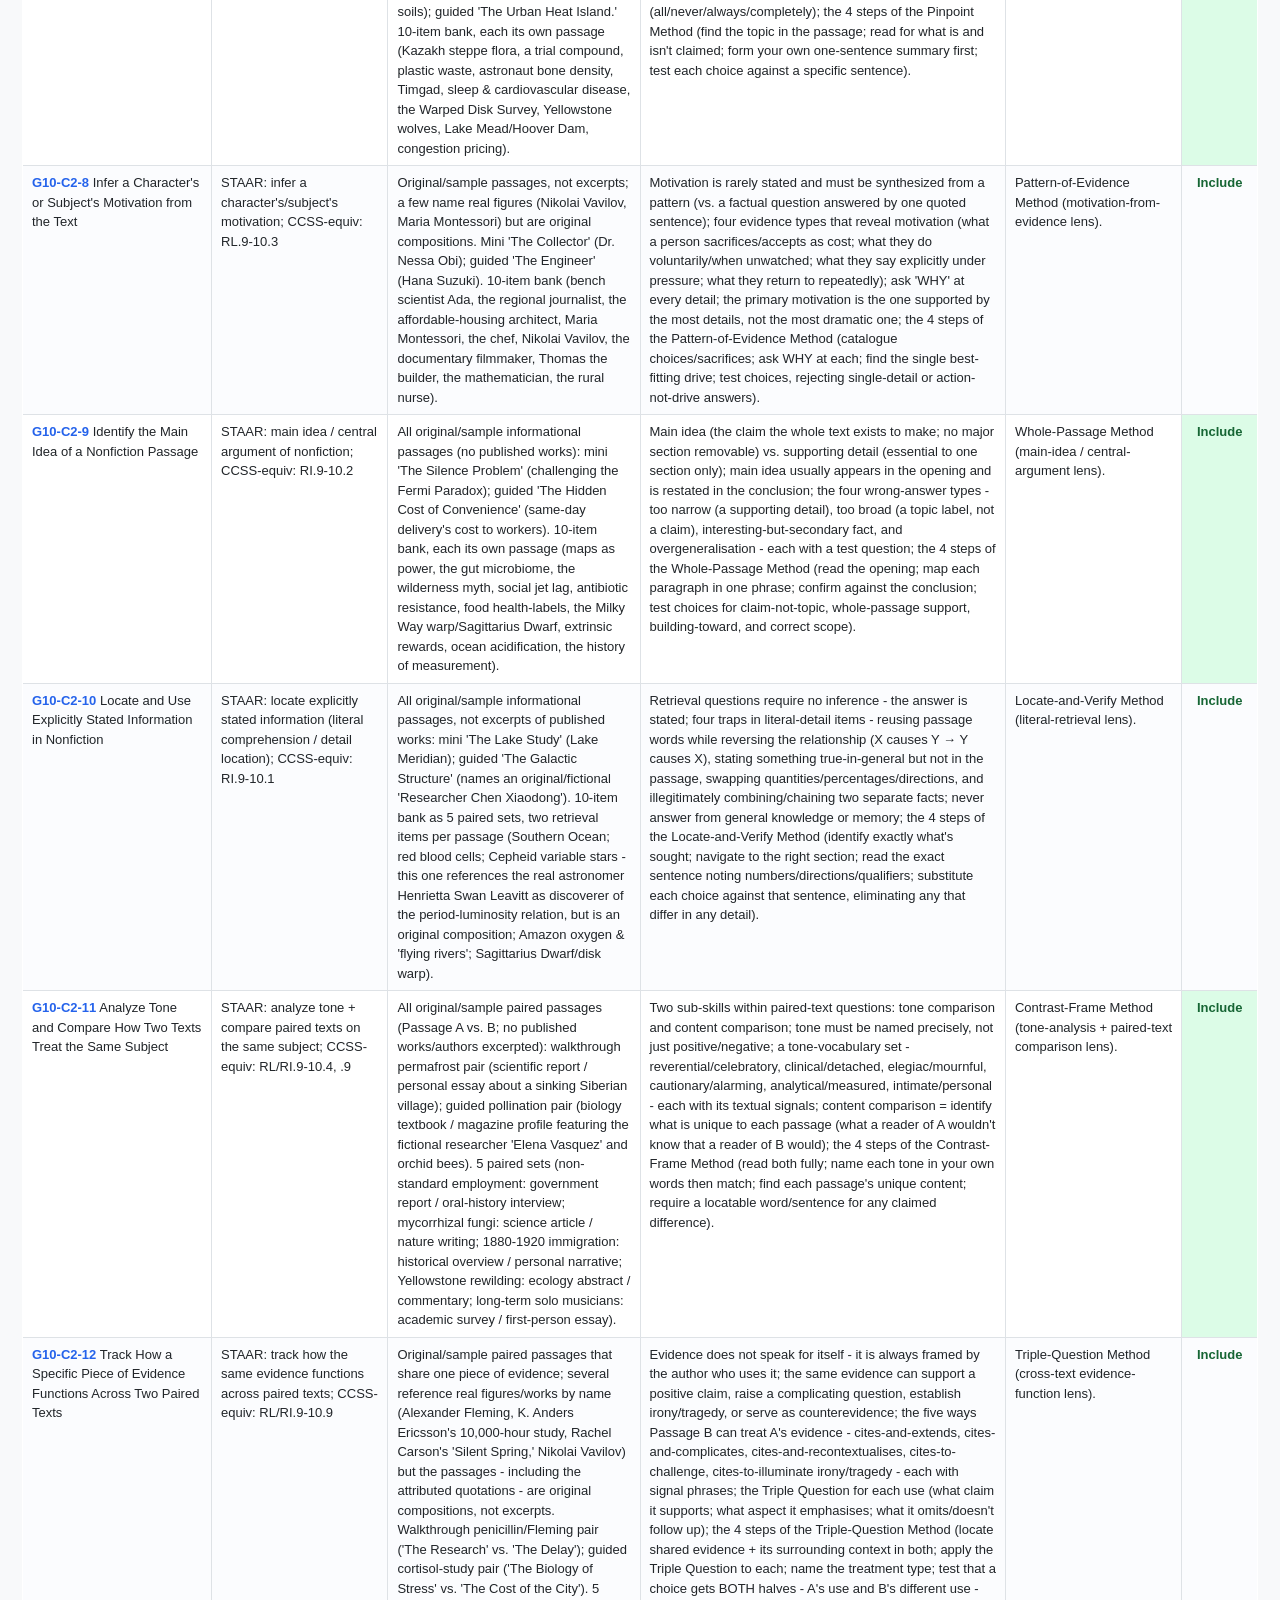
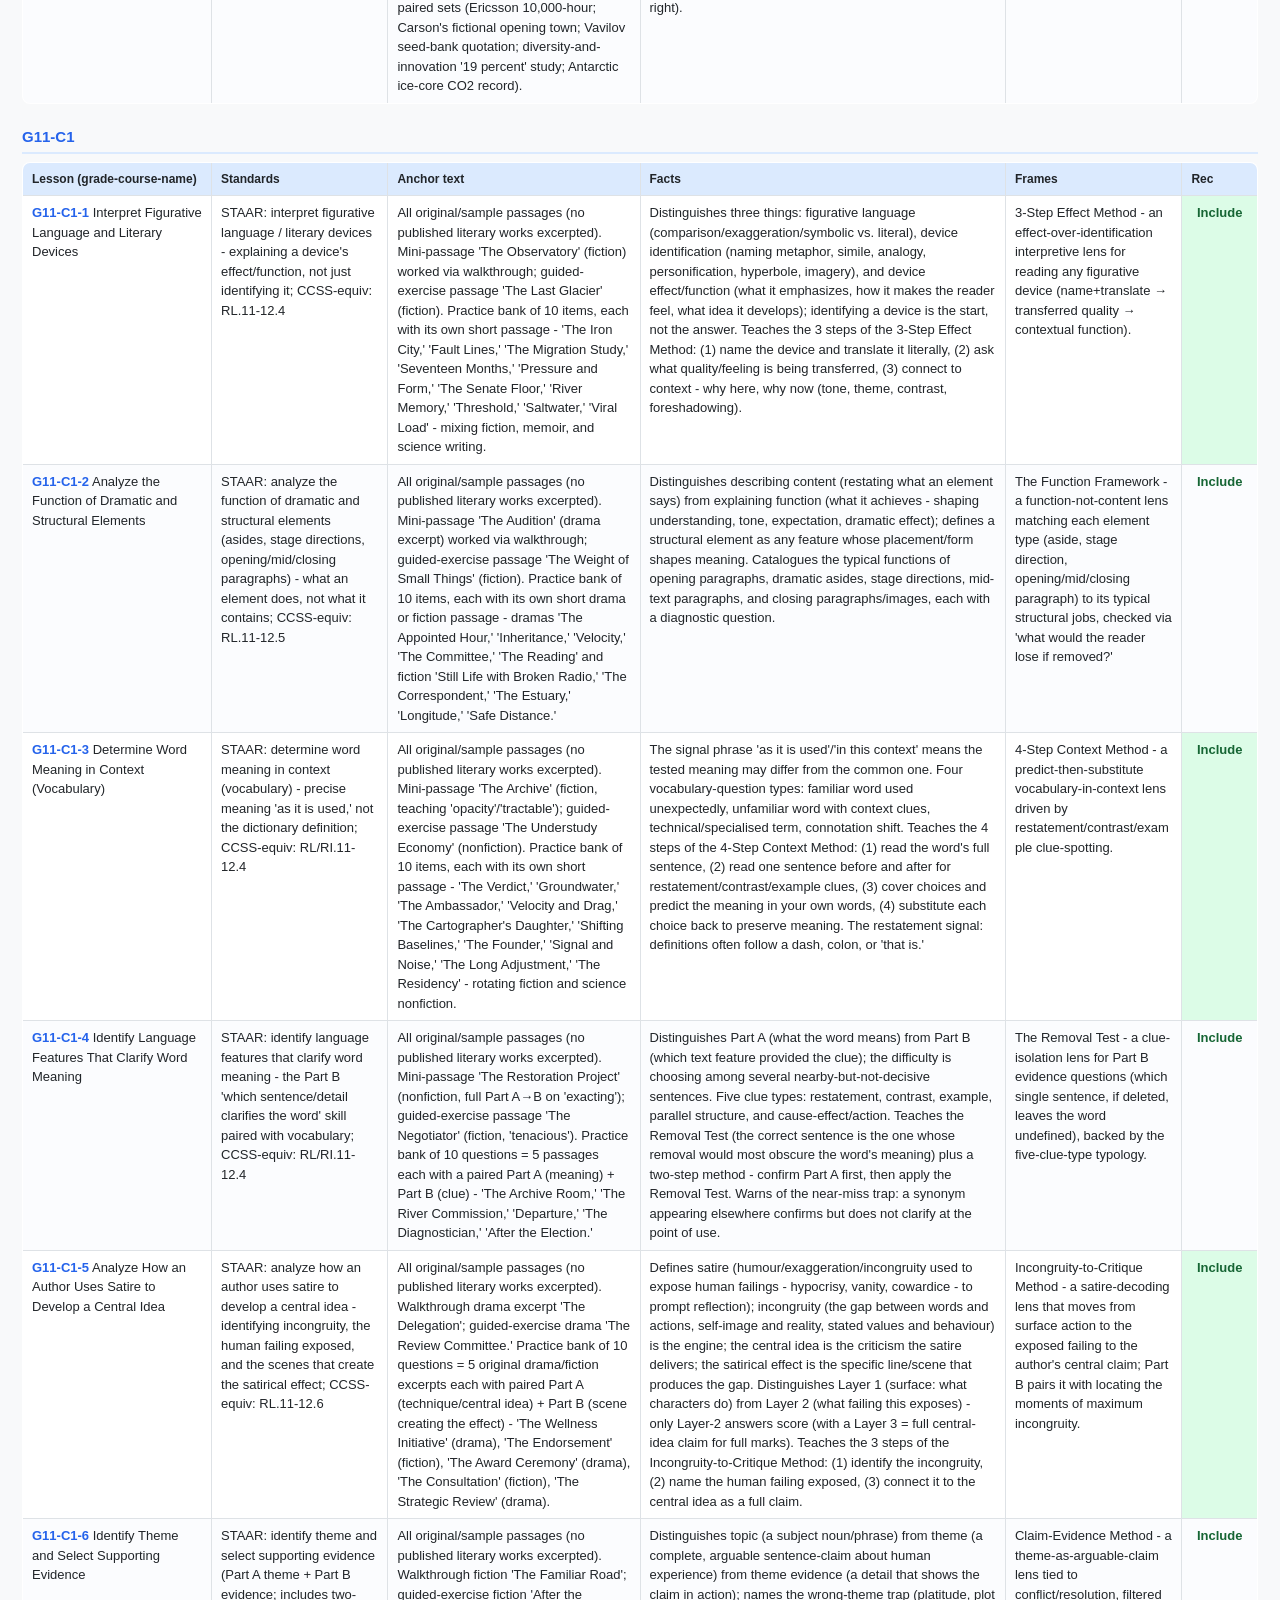
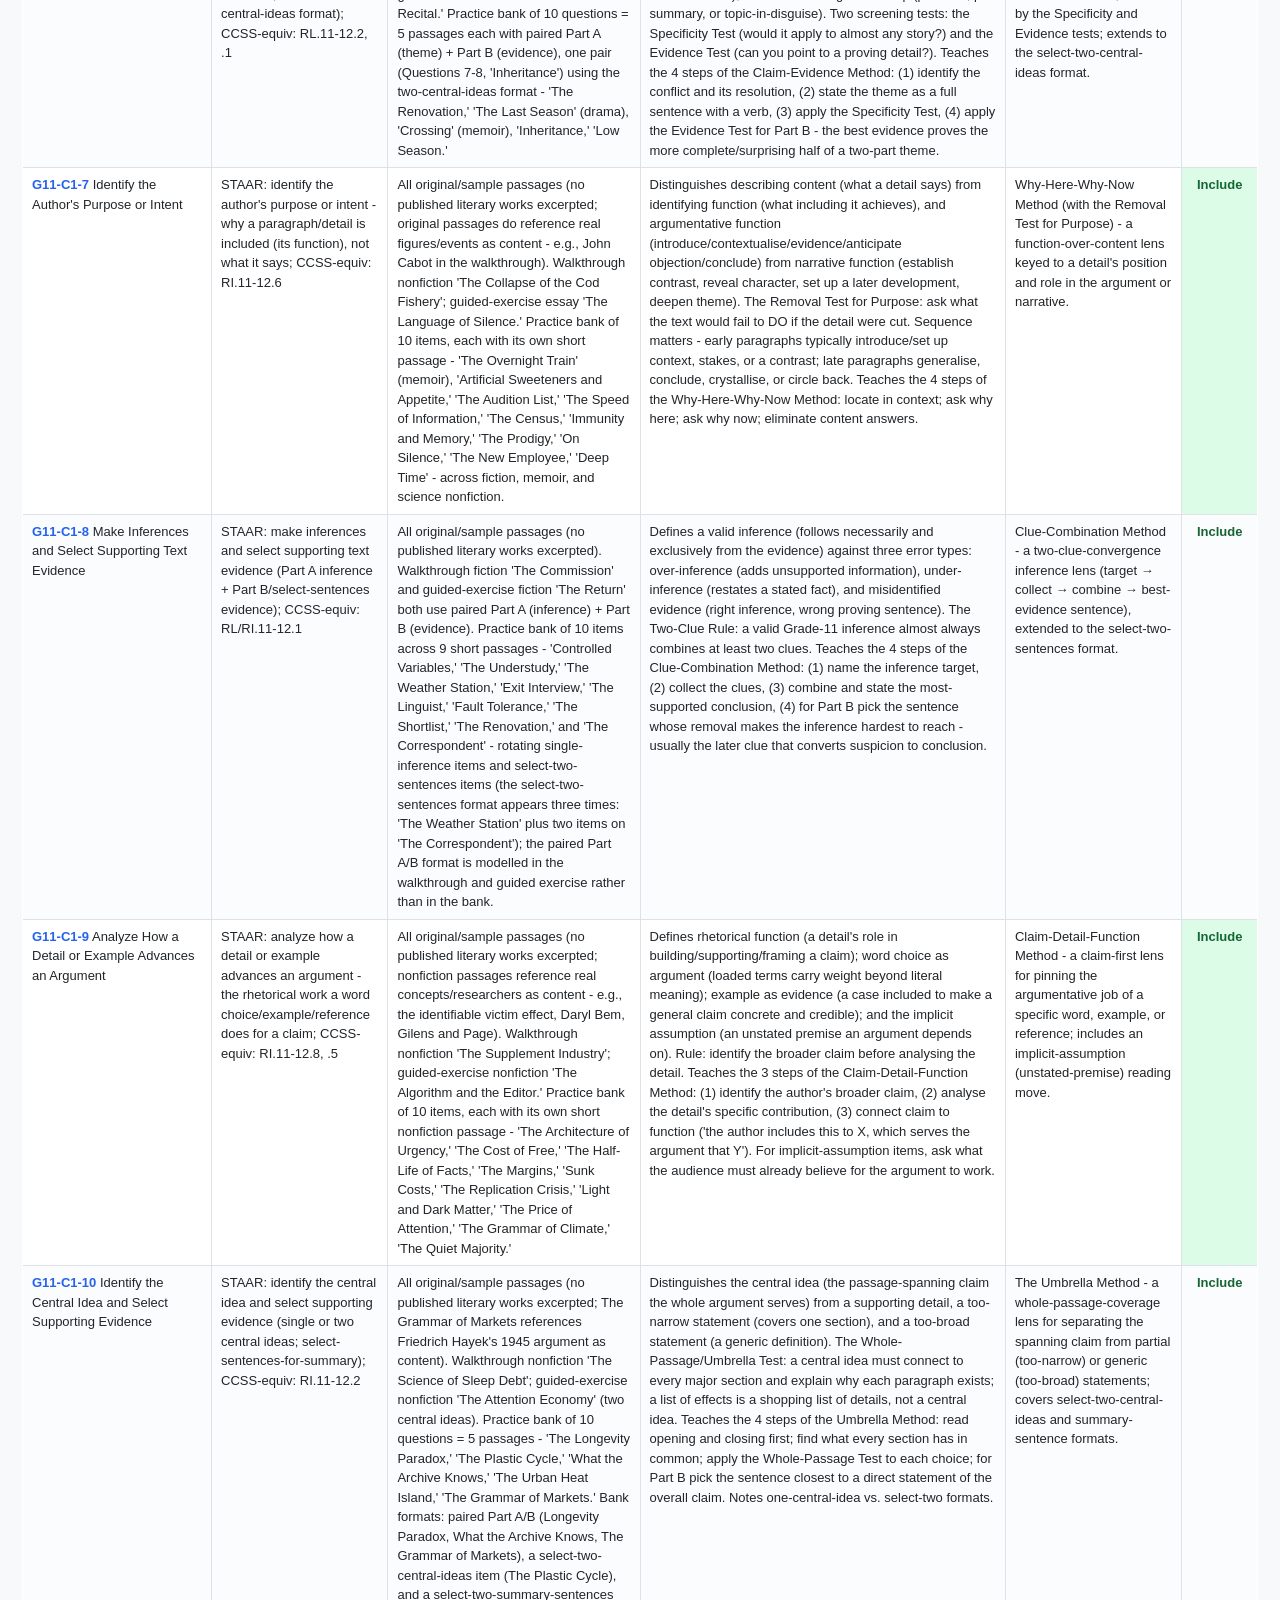
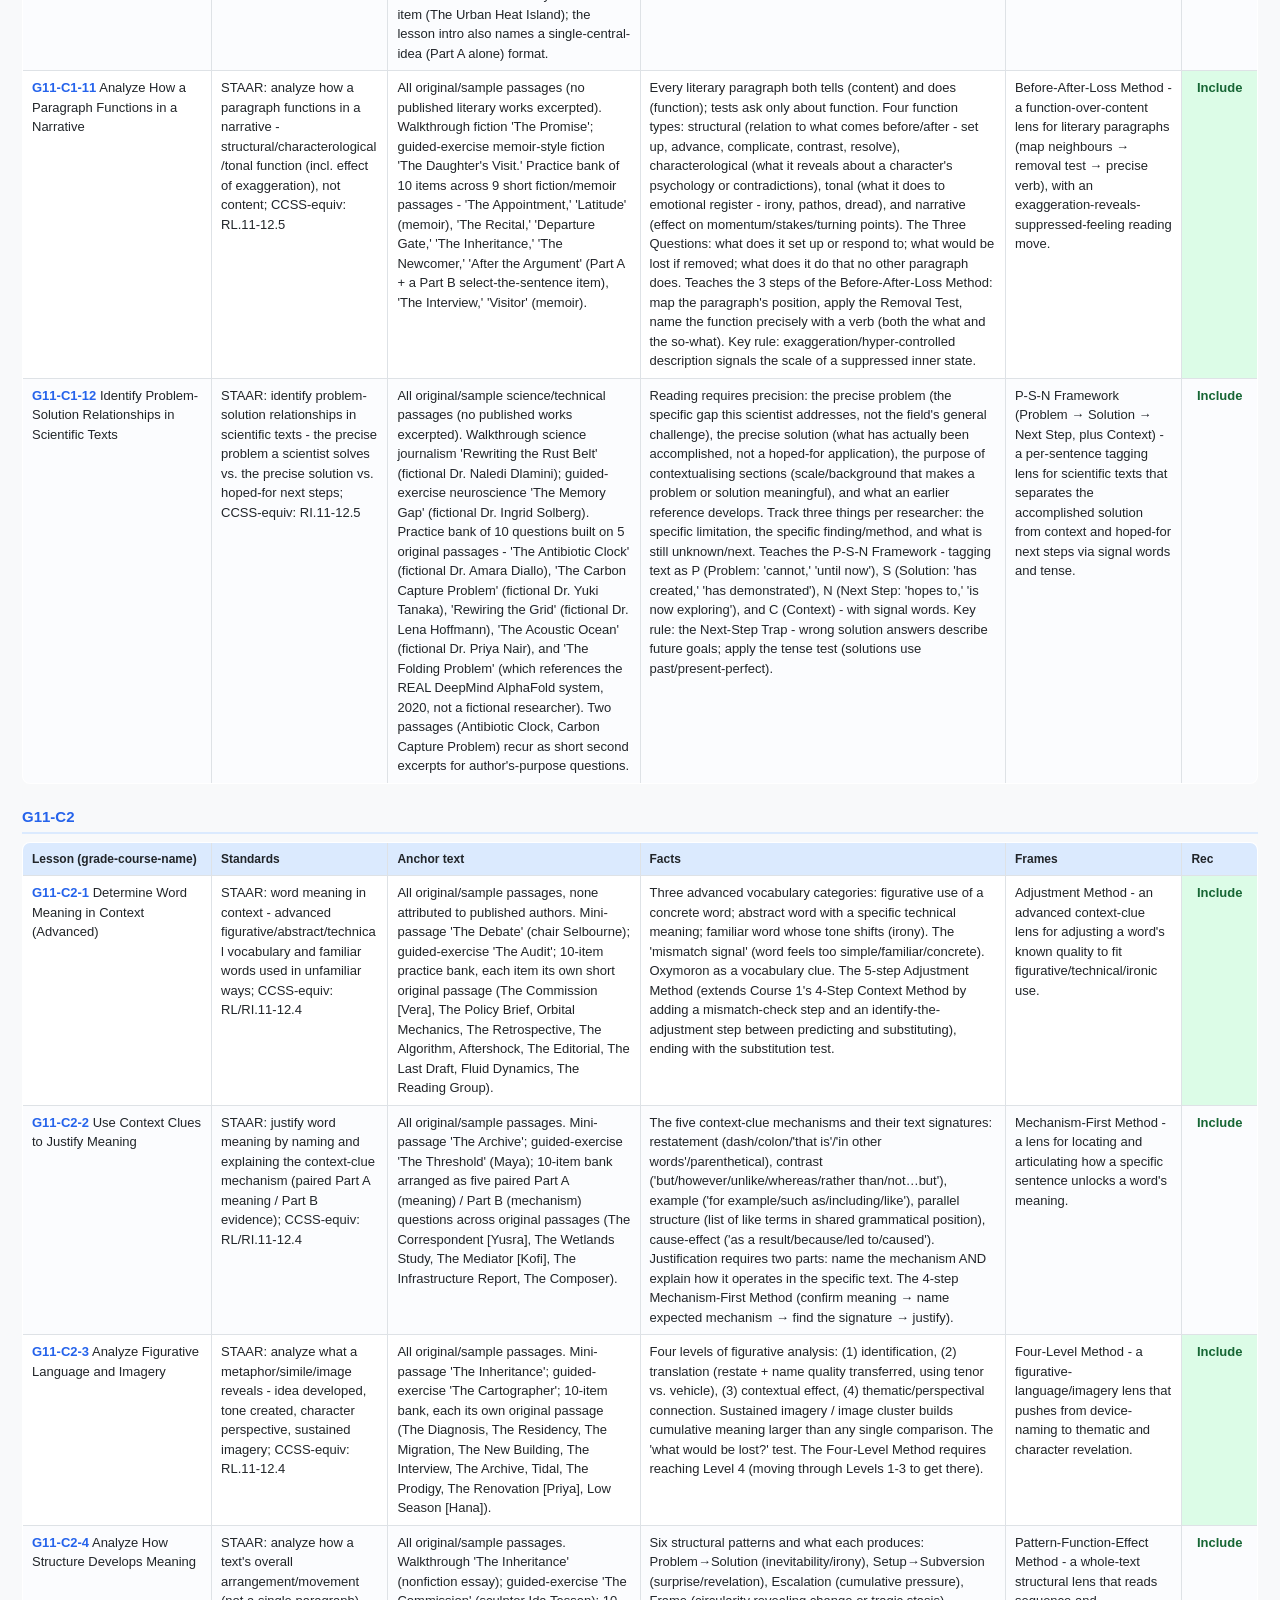
<file: hfing-overview.html>
<!doctype html><html lang="en"><head><meta charset="utf-8"><meta name="viewport" content="width=device-width,initial-scale=1">
<title>Hole-Filling (HFing) HS Reading - Lesson Overview</title><style>
 :root{--bg:#f8f9fa;--surface:#fff;--border:#dee2e6;--text:#212529;--muted:#6c757d;--primary:#2563eb;--primary-light:#dbeafe;--ok:#166534;--ok-bg:#dcfce7;--x:#991b1b;--x-bg:#fee2e2;}
 *{box-sizing:border-box} body{font:13px/1.5 -apple-system,BlinkMacSystemFont,"Segoe UI",Roboto,sans-serif;margin:0;color:var(--text);background:var(--bg)}
 .header{background:var(--surface);border-bottom:1px solid var(--border);padding:14px 22px;position:sticky;top:0;z-index:5}
 .header h1{margin:0;font-size:18px;color:var(--primary)} .header .sub{color:var(--muted);font-size:12.5px;margin-top:3px}
 .header input{margin-top:8px;width:min(420px,100%);padding:6px 10px;border:1px solid var(--border);border-radius:6px;font-size:13px}
 .wrap{max-width:1400px;margin:0 auto;padding:16px 22px}
 h2{font-size:15px;color:var(--primary);margin:22px 0 6px;border-bottom:2px solid var(--primary-light);padding-bottom:4px}
 table{border-collapse:collapse;width:100%;background:var(--surface);border:1px solid var(--border);border-radius:8px;overflow:hidden;margin:8px 0;table-layout:fixed}
 th,td{border:1px solid var(--border);padding:7px 9px;text-align:left;vertical-align:top;word-wrap:break-word;overflow-wrap:anywhere}
 th{background:var(--primary-light);font-size:12px;font-weight:600}
 tr:nth-child(even) td{background:#fbfcfe}
 col.lesson{width:15%} col.std{width:14%} col.anchor{width:20%} col.facts{width:29%} col.frames{width:14%} col.rec{width:6%}
 .id{font-weight:700;color:var(--primary);white-space:nowrap}
 .rec{text-align:center;font-weight:600} .inc{background:var(--ok-bg);color:var(--ok)} .omit{background:var(--x-bg);color:var(--x)}
 .hide{display:none}

 .hubnav{margin-left:auto;display:flex;flex-wrap:wrap;gap:8px;align-items:center}
 .hubnav a{margin-left:0;color:#2563eb;text-decoration:none;font-weight:600;font-size:13px;background:#dbeafe;padding:5px 12px;border-radius:6px;border:1px solid #cfe0fd}
 .hubnav a:hover{background:#c7dbfd;text-decoration:none}
</style></head><body>
<header class="header"><h1>Hole-Filling (HFing) HS Reading - Lesson Overview</h1>
<nav class="hubnav" style="margin-top:9px"><a href="primer-overview.html">Lesson Overview &rarr;</a><a href="primer-g9-12.html">Video Outlines &rarr;</a><a href="primer-quality-grid.html">Quality Grid &rarr;</a></nav>
<div class="sub">82 lessons across 7 grade-courses (G10 Course 1 empty; G12 Course 1 missing #5 &amp; #10). Facts and Frames present in all 82. Omits (6): G9-C1-6, G9-C2-7, G9-C2-8, G9-C2-10, G9-C2-11, G9-C2-12. Standards = STAAR skill + CCSS-equivalent.</div>
<input id="q" type="text" placeholder="Filter lessons (type a word: e.g. tone, Toulmin, Boston Girl, Omit)..." onkeyup="filt()"></header>
<div class="wrap">
<h2 data-gc="G9-C1">G9-C1</h2><table><colgroup><col class="lesson"><col class="std"><col class="anchor"><col class="facts"><col class="frames"><col class="rec"></colgroup><thead><tr><th>Lesson (grade-course-name)</th><th>Standards</th><th>Anchor text</th><th>Facts</th><th>Frames</th><th>Rec</th></tr></thead><tbody>
<tr class="row"><td><span class="id">G9-C1-1</span> Identify the Main Idea of a Nonfiction Text</td><td>STAAR: main idea / best summary / best support (topic vs. main idea vs. supporting detail; incl. a &#x27;which is a supporting detail, not the main idea&#x27; item); CCSS-equiv: RI.9-10.2</td><td>All original/sample informational passages: mini-passage &#x27;Urban Farming&#x27; (walkthrough) and &#x27;The Danger of Energy Drinks&#x27; (guided exercise). ~10-item practice bank, each item its own short original passage (teen sleep, esports, desalination, Tulsa Race Massacre, teen risk-taking, fast fashion, habit formation, value of failure, wildfires, financial literacy).</td><td>Topic (subject, 1-2 words) vs. main idea (the author&#x27;s most important point/claim about the topic) vs. supporting detail (fact/example that backs it up); the main idea is NEVER just the topic; a main idea must connect to most/all paragraphs; eliminate choices that are too narrow (one detail) or too broad. The 4 steps of the 4-Question Method: (1) What is the text mostly about? [topic] (2) What&#x27;s the most important point about it? [main idea, one sentence] (3) Does most of the text support this? (4) Eliminate too-narrow/too-broad choices.</td><td>4-Question Method (main-idea lens)</td><td class="rec inc">Include</td></tr>
<tr class="row"><td><span class="id">G9-C1-2</span> Describe and Analyze Characters Using Text Evidence</td><td>STAAR: character analysis / describe character / best trait word from evidence; CCSS-equiv: RL.9-10.3, RL.9-10.1</td><td>All original/sample narrative passages: mini-passage &#x27;The Coach&#x27; (walkthrough) and &#x27;The Audition&#x27; (guided exercise). ~10-item practice bank, each its own short original passage (The First Day, Grandmother&#x27;s Garden, The Negotiation, What He Left Behind, The Relay, The Tutor, Two Brothers, The Resignation, The Understudy, What Didn&#x27;t Get Said).</td><td>Authors reveal character through four &#x27;windows&#x27;: what a character SAYS (dialogue), DOES (actions under pressure), THINKS (internal monologue), and how OTHERS react; use precise trait vocabulary (compassionate vs. &#x27;nice&#x27;; callous vs. &#x27;mean&#x27;); the correct trait must fit ALL major evidence, not one moment. The 4 steps of the Evidence-to-Trait Method: (1) find the evidence, (2) ask &#x27;what does this show?&#x27;, (3) name a precise trait, (4) verify the trait against all the text.</td><td>Evidence-to-Trait Method (characterization-from-evidence)</td><td class="rec inc">Include</td></tr>
<tr class="row"><td><span class="id">G9-C1-3</span> Use Text Evidence to Support an Inference or Conclusion</td><td>STAAR: inference / conclusion / what a detail implies; CCSS-equiv: RL/RI.9-10.1</td><td>All original narrative (fiction) sample passages - the skill intro notes inference is tested on both fiction and nonfiction, but every passage in this doc is a short original narrative: mini-passage &#x27;The Interview&#x27; (walkthrough) and &#x27;The Garden Next Door&#x27; (guided exercise). ~10-item practice bank, each its own short original narrative passage (The Trophy, First Rehearsal, Lunch at the New School, The Retirement Party, The Letter, The Neighbourhood Meeting, The Coach&#x27;s Decision, The Science Fair, The Abandoned Greenhouse, Moving Day).</td><td>Distinctions: stated fact (explicit) vs. inference (logical conclusion implied but not stated) vs. wild guess (no textual support - always wrong); the formula Evidence from the text + Reasoning = a valid inference; an inference must go BEYOND what is stated. The 4-Step Inference Method: (1) read the question to identify what to infer, (2) find the relevant evidence/clues, (3) reason to the most logical conclusion, (4) eliminate answers that overreach, contradict the text, or merely restate it.</td><td>4-Step Inference Method</td><td class="rec inc">Include</td></tr>
<tr class="row"><td><span class="id">G9-C1-4</span> Identify the Author&#x27;s Purpose</td><td>STAAR: author&#x27;s purpose (overall + purpose of a specific detail/quotation); CCSS-equiv: RI.9-10.6</td><td>All original/sample passages: mini &#x27;The Case for Later School Start Times&#x27; (walkthrough) and &#x27;The Lost Art of Doing Nothing&#x27; (guided exercise). ~10-item practice bank, each its own short original passage (monarch migration, loneliness, a Oaxaca market, gig economy, how maps lie, last lighthouse keeper, against homework, Library of Alexandria, Greensburg tornado, night sky/light pollution).</td><td>Two question types: overall purpose vs. local purpose (why a specific detail/quotation is included); the four common overall purposes - to INFORM, PERSUADE, ENTERTAIN, DESCRIBE; texts have a primary purpose plus secondary elements; for local-purpose questions the answer is almost never &#x27;to inform&#x27; - look for a specific function (prove a point, add credibility, illustrate, create contrast, set tone); persuasive texts deploy facts to win an argument while informational texts present them neutrally. The 4 steps of the Purpose Analysis Method: (1) identify question type, (2) for overall, name inform/persuade/describe/entertain, (3) for local, ask what job the detail does, (4) eliminate answers that are too vague or misidentify function.</td><td>Purpose Analysis Method (author&#x27;s-purpose lens; inform/persuade/entertain/describe)</td><td class="rec inc">Include</td></tr>
<tr class="row"><td><span class="id">G9-C1-5</span> Interpret Figurative Language and Literary Devices</td><td>STAAR: figurative language &amp; literary devices (implied meaning, symbolism, irony, simile/metaphor, effect); CCSS-equiv: RL.9-10.4</td><td>All original/sample passages (fiction, some poetic prose): mini &#x27;The Last Match&#x27; (walkthrough) and &#x27;The Photograph&#x27; (guided exercise). ~10-item practice bank, each its own short original passage tagged by device (The New City-simile, The Argument-metaphor, What Remained-symbolism, The Award-irony, The Visit-implied meaning, Storm Coming-personification, The Kitchen at 6 a.m.-imagery, The Locked Room-symbolism, The Motivational Speaker-irony/implied meaning, The Mentor-metaphor/implied meaning).</td><td>Definitions/examples of simile, metaphor, personification, symbolism, irony, implied meaning, hyperbole, imagery, and allusion; authors choose figurative language deliberately for precision, not decoration; the figurative meaning lives in the gap between the literal statement and what it actually suggests; if a question asks what something &#x27;suggests/implies/represents,&#x27; the literal answer is wrong. The 4 steps of the Literal-to-Figurative Method: (1) identify the device, (2) state the literal meaning, (3) state what it actually means/suggests, (4) connect that meaning to the passage context.</td><td>Literal-to-Figurative Method</td><td class="rec inc">Include</td></tr>
<tr class="row"><td><span class="id">G9-C1-6</span> Interpret and Analyze Visual and Graphic Elements</td><td>STAAR: interpret charts/graphs/diagrams/infographics and connect to passage; CCSS-equiv: RI.9-10.7</td><td>Graphics (with short original passages/captions), not literary passages: worked example &#x27;Baseball Competition Pyramid&#x27; and guided &#x27;Screen Time and Sleep&#x27; bar chart. ~10-item practice bank, each its own graphic (line graph-social media, pie chart-online time, food-waste hierarchy pyramid, voting-rights timeline, graduation-rate bar chart, sleep infographic, screen-time/GPA bar chart, Maslow&#x27;s hierarchy pyramid, water-use bar chart, books-at-home infographic); data labeled as simulated/adapted for instructional use.</td><td>Visual types and what each shows: pyramid/triangle (hierarchy/proportion), bar chart (comparison), line graph (change over time), pie chart (parts of a whole), timeline (sequence), diagram/map (spatial/process), infographic (combined data); read a visual like a text - title, then labels, then data, then the &#x27;so what?&#x27;; conclusions must come only from what the graphic shows (numbers != preferences/popularity/causes). The 4 steps of the TLDC Method: Title, Look (most striking feature), Data (2-3 specific points), Conclude (the &#x27;so what,&#x27; connected to the passage).</td><td>TLDC Method (graphic-interpretation lens)</td><td class="rec omit">Omit</td></tr>
<tr class="row"><td><span class="id">G9-C1-7</span> Determine Word Meaning in Context</td><td>STAAR: vocabulary in context (direct meaning + dictionary-entry match); CCSS-equiv: RL/RI.9-10.4</td><td>All original/sample passages: worked examples &#x27;The Road Through the Andes&#x27; (laborious) and &#x27;The Athlete&#x27;s Comeback&#x27; (validate, dictionary-entry); practice &#x27;The Council Meeting&#x27; (contentious) &amp; &#x27;The Discovery&#x27; (painstaking, dictionary-entry); guided &#x27;The Campaign&#x27; (oblique + pragmatic). ~10-item practice bank, each its own short original passage alternating direct-meaning and dictionary-entry items (tenacious, vindicate, proliferation, concede, stringent, mediocre, ambivalent, defunct, ephemeral, perfunctory).</td><td>Two question types: direct meaning vs. dictionary-entry match; three tools - context clues (synonyms/antonyms/examples nearby), word parts (prefix/root/suffix, e.g., root &#x27;labor&#x27;=work, suffix &#x27;-ious&#x27;=characterised by), and substitution; a word&#x27;s meaning depends on THIS context, not its most common sense; for dictionary items, read the passage sentence and decide the meaning BEFORE looking at definitions. The 4 steps: (1) cover choices and read the sentence + surrounding sentences, (2) find context clues, (3) check word parts, (4) substitute each choice and eliminate those that change meaning.</td><td>4-Step Word-Meaning Method (context clues / word parts / substitution)</td><td class="rec inc">Include</td></tr>
<tr class="row"><td><span class="id">G9-C1-8</span> Identify the Author&#x27;s Viewpoint</td><td>STAAR: author&#x27;s viewpoint / central belief (distinguish author&#x27;s own opinion from fact, others&#x27; views, description); CCSS-equiv: RI.9-10.6</td><td>All original/sample persuasive passages: walkthrough &#x27;The Disappearing Lunch Break&#x27; and guided &#x27;The Case Against Grade Inflation&#x27;. ~10-item practice bank, each its own short original passage (myth of multitasking, gap year, zoos, libraries, the word &#x27;natural&#x27;, unpaid internships, homework policy, four-day week, social media &amp; teens, school arts programs).</td><td>Four sentence types to sort: viewpoint (author&#x27;s own belief/judgment), fact/evidence (verifiable), other person&#x27;s view (introduced by &#x27;critics argue,&#x27; &#x27;some believe,&#x27; &#x27;according to X&#x27;), and neutral description; viewpoint sentences carry evaluative language (should, must, essential, harmful, wrong, unfortunately, &#x27;the real problem&#x27;); facts support a viewpoint but are not the viewpoint. The 3-Question Filter: (1) Is it verifiably true? -&gt; fact. (2) Is it attributed to someone else? -&gt; others&#x27; view. (3) Does it judge/argue with evaluative words? -&gt; author&#x27;s viewpoint.</td><td>3-Question Filter (author&#x27;s-viewpoint sorting lens)</td><td class="rec inc">Include</td></tr>
<tr class="row"><td><span class="id">G9-C1-9</span> Analyze Organizational Patterns and Text Structure</td><td>STAAR: organizational pattern / text structure (single-text and &#x27;both authors&#x27;); CCSS-equiv: RI.9-10.5</td><td>Mix of named excerpts and original samples. Walkthrough pairs published-style excerpts &#x27;A Baseball School for Big-League Dreamers&#x27; (news article, no author named) and &#x27;I Believe in the Also-Rans&#x27; (This-I-Believe-style essay, no author named); bank Q10 pairs &#x27;The Cowboy&#x27;s Home on Wheels&#x27; (chuck-wagon nonfiction, re: Charles Goodnight) with &#x27;The U-S-U Range&#x27; (traditional American cowboy ballad). Guided exercise and remaining bank items are original samples (Dust Bowl, plastic packaging, cognitive biases, how a bill becomes law, remote work, procrastination, traditional vs. online ed, school lunch/mental health, &#x27;The Day I Stopped Multitasking&#x27;). ~10-item practice bank, single- and two-text.</td><td>Named patterns with signal words and typical uses: chronological, cause-and-effect, problem/solution, compare/contrast, anecdote-as-example, expert quotations, definition/classification, sequential/steps; wrong answers are usually too specific (one paragraph) or too vague (&#x27;uses facts to support ideas&#x27;); the correct answer names the dominant, whole-text architecture; for two-text items the answer must be a technique present in BOTH texts. The 4 steps of the Structure Analysis Method: (1) note what each paragraph does, (2) look for signal words, (3) identify the dominant pattern, (4) for two-text, find what both share.</td><td>Structure Analysis Method (text-structure lens)</td><td class="rec inc">Include</td></tr>
<tr class="row"><td><span class="id">G9-C1-10</span> Compare Two Texts - Themes, Characters, and Ideas</td><td>STAAR: cross-text comparison (similarity, contrast, common theme, focus difference, parallel purpose); CCSS-equiv: RL/RI.9-10.9</td><td>Named published works plus original samples. Walkthrough &amp; Part-3 use excerpts from &#x27;A Baseball School for Big-League Dreamers&#x27; (news article), &#x27;I Believe in the Also-Rans&#x27; (personal essay), &#x27;The Boston Girl&#x27; by Anita Diamant, and &#x27;Sybil Ludington&#x27;s Ride&#x27; by Berton Braley; bank Q8 uses &#x27;The Chuck Wagon and Community&#x27; and &#x27;The U-S-U Range&#x27; (traditional ballad); bank Q5 (parallel-purpose) reuses excerpts from &#x27;The Long Odds of Baseball&#x27; and &#x27;I Believe in the Also-Rans&#x27;; bank Q7 pairs &#x27;The Last Lighthouse Keeper&#x27; with the &#x27;My Desk&#x27; poem. Remaining paired passages are original samples (The Climber/The Translator, Before the Race[Tomás]/Starting Blocks[Priya], The Letter/The Photograph, the two reading essays, The Coach&#x27;s Office/The Mentor, The Audition/The Competition, The Science of Habit Formation/The Night I Stopped Scrolling). ~10-item practice bank, each a text pair.</td><td>Five cross-text question types: similarity (&#x27;both&#x27;), contrast (&#x27;differ&#x27;), common theme, focus difference, and parallel purpose; a theme is a claim about life, not just a topic; the most common wrong-answer trap is a statement true of only ONE text; verify every claim in BOTH texts; &#x27;vaguely plausible&#x27; for one text is not enough. The 4 steps of the Parallel Reading Method: (1) build a two-column map of both texts, (2) identify the question type (overlap vs. difference), (3) test each choice against both texts, (4) choose the most precisely-true-for-both answer.</td><td>Parallel Reading Method (cross-text comparison lens)</td><td class="rec inc">Include</td></tr>
<tr class="row"><td><span class="id">G9-C1-11</span> Summarize a Nonfiction Text</td><td>STAAR: best summary of an informational text; CCSS-equiv: RI.9-10.2</td><td>Named/adapted published articles plus original samples. Walkthrough uses abridged nonfiction &#x27;64 Days and $8,000 - The First Cross-Country Car Trip&#x27; (Dr. Horatio Nelson Jackson, 1903); guided exercise uses abridged &#x27;The One Sentence That Will Make You a More Effective Speaker&#x27; (quotes TED curator Chris Anderson). ~10-item practice bank of original informational articles reusing course topics (teen risk-taking, Tulsa Race Massacre, fast fashion, night sky, against homework, habit formation, financial literacy, how maps lie, Greensburg rebuilds green, wildfires).</td><td>A good summary has three qualities: ACCURATE (no false/contradicted claims), COMPLETE (covers all major parts, not one paragraph), BALANCED (does not over-claim beyond the text); four answer failure modes - too narrow, too broad, inaccurate, correct; the most interesting detail is often NOT the summary; a summary need not include every detail, only the main arc; best technique is to write your own one-sentence summary before reading choices. The ACB Test steps: check each choice for Accurate, then Complete, then Balanced - fail any one, eliminate it.</td><td>ACB Test (Accurate / Complete / Balanced summary lens)</td><td class="rec inc">Include</td></tr>
<tr class="row"><td><span class="id">G9-C1-12</span> Compare Two Literary Texts - Characters, Themes, and Focus</td><td>STAAR: paired literary-text comparison (conflict-via-quotation, character contrast, shared response, shared theme, focus difference); CCSS-equiv: RL.9-10.9</td><td>Named published literary works plus original samples. Uses excerpts from &#x27;The Boston Girl&#x27; by Anita Diamant, &#x27;Sybil Ludington&#x27;s Ride&#x27; by Berton Braley, &#x27;The Wild Prince&#x27; by Brian Selznick, &#x27;My Desk&#x27; by Debora Marsh, &#x27;Antaeus&#x27; by Borden Deal, and &#x27;The U-S-U Range&#x27; (traditional American cowboy ballad); original sample passages also appear (The Relay, The First Day, Lunch at the New School, The Audition). ~10-item practice bank, each a prose+poem or prose+prose pair.</td><td>Five literary cross-text question types: identifying conflict through a quotation, character contrast (differ), shared response (both respond to), what both texts indicate (theme/claim about human experience), and focus difference; for conflict-via-quotation the right quotation captures the same internal/external tension driving the other text (not just a shared topic); read the target text&#x27;s conflict first, then find the matching quotation. The 5-Step Cross-Text Method: (1) read both texts fully, (2) map want/obstacle/action/outcome for each, (3) identify the question type, (4) test each choice against both texts, (5) for quotation items, confirm the quotation captures the other text&#x27;s conflict.</td><td>5-Step Cross-Text Method (literary paired-text comparison lens)</td><td class="rec inc">Include</td></tr>
</tbody></table>
<h2 data-gc="G9-C2">G9-C2</h2><table><colgroup><col class="lesson"><col class="std"><col class="anchor"><col class="facts"><col class="frames"><col class="rec"></colgroup><thead><tr><th>Lesson (grade-course-name)</th><th>Standards</th><th>Anchor text</th><th>Facts</th><th>Frames</th><th>Rec</th></tr></thead><tbody>
<tr class="row"><td><span class="id">G9-C2-1</span> Analyze How an Author Portrays a Character</td><td>STAAR: character portrayal / author&#x27;s craft in constructing a character (what the author&#x27;s choices reveal to the reader); CCSS-equiv: RL.9-10.3</td><td>Worked example: &#x27;The Boston Girl&#x27; by Anita Diamant (published) - portrait of Miss Chevalier. Guided exercise: &#x27;The Piano Teacher&#x27; (Mr. Harwood), an original/sample passage. Plus a 10-item practice bank, each item with its own original short passage (Coach Delray, Mrs. Osei the Librarian, Abuela the Negotiator, Nana Rosa, Mr. Osei the New Teacher, Director Reeves, Mrs. Albrecht, the Father&#x27;s Workshop, Professor Adeyemi, Dr. Vasquez) - all original.</td><td>Portrayal questions target the AUTHOR&#x27;S CHOICES, not just what a character does; the four techniques authors use to build character (physical description, dialogue, action, others&#x27; reactions) and what each reveals; portrayal is the cumulative picture across a passage, not one reaction; the portrayal reveals something TO THE READER (which other characters may not grasp); the 4 steps of the Portrait Reading Method (identify technique; ask why THIS detail; name what it conveys; ask what it reveals to the reader).</td><td>Portrait Reading Method (author&#x27;s-craft / characterization-from-technique lens)</td><td class="rec inc">Include</td></tr>
<tr class="row"><td><span class="id">G9-C2-2</span> Interpret Figurative Language and Imagery in Fiction and Poetry</td><td>STAAR: effect of figurative language and sensory imagery (what the language DOES, not just what it means); CCSS-equiv: RL.9-10.4</td><td>Worked examples: &#x27;The Boston Girl&#x27; by Anita Diamant (lantern simile, published), &#x27;Sybil Ludington&#x27;s Ride&#x27; by Berton Braley (published poem), and nonfiction &#x27;The One Sentence That Will Make You a More Effective Speaker&#x27; (&#x27;heavy mental lifting&#x27;). Guided exercise: original passages &#x27;The River Road&#x27; (prose) and &#x27;Storm Coming&#x27; (poem). 10-item bank, mostly original short passages/poems - including original nonfiction excerpts &#x27;The Science of Willpower&#x27; and &#x27;Maps and the Mind&#x27; - plus a published &#x27;Sybil Ludington&#x27;s Ride&#x27; excerpt (Braley) and a published &#x27;Antaeus&#x27; excerpt by Borden Deal.</td><td>Two required moves in order - TRANSLATE (literal meaning) then INTERPRET THE EFFECT (what the author achieves); three sub-skills matching STAAR types (simile/metaphor in prose, sensory imagery in poetry, figurative language in nonfiction); imagery appeals to the five senses; devices named (simile, metaphor, personification, onomatopoeia); wrong answers usually restate literal meaning/topic; the 4 steps (identify device; translate; ask &#x27;why this not something simpler?&#x27;; name the effect).</td><td>Two-Move Method (Translate → Interpret the Effect); figurative-effect lens</td><td class="rec inc">Include</td></tr>
<tr class="row"><td><span class="id">G9-C2-3</span> Analyze How Specific Lines or Sections Function in a Poem</td><td>STAAR: how specific lines/stanzas function within a poem (their job in the whole design); CCSS-equiv: RL.9-10.5</td><td>Worked example: full published poem &#x27;Sybil Ludington&#x27;s Ride&#x27; by Berton Braley (four-section walkthrough). Guided exercise: original poem &#x27;The Relay.&#x27; 10-item bank of mostly original short poems (The Door, The Apology, The Championship, The Trophy, After the Exhibition, The Finish Line) plus published &#x27;My Desk&#x27; by Debora Marsh, the traditional cowboy ballad &#x27;The U-S-U Range,&#x27; and two &#x27;Sybil Ludington&#x27;s Ride&#x27; excerpts (Braley).</td><td>Function questions ask what lines DO, not what they say; the four jobs a section performs (establish situation/conflict; reveal motivation; create or shift tone; resolve or comment on the action) with typical stems and signals; the diagnostic &#x27;What would the poem be missing without these lines?&#x27;; name the job in one verb; the 4 steps of the Function Analysis Method.</td><td>Function Analysis Method</td><td class="rec inc">Include</td></tr>
<tr class="row"><td><span class="id">G9-C2-4</span> Identify Theme in Fiction and Poetry</td><td>STAAR: theme / central message (as opposed to topic); CCSS-equiv: RL.9-10.2</td><td>Worked examples: &#x27;The Boston Girl&#x27; by Anita Diamant (published) and &#x27;Sybil Ludington&#x27;s Ride&#x27; by Berton Braley (published poem). Guided exercise: original &#x27;The Workshop&#x27; (prose) paired with published &#x27;My Desk&#x27; by Debora Marsh. 10-item bank each with its own excerpt: mostly original (The Relay, The Trophy, The Finish Line, The Audition, After the Exhibition, The Door, The Mentor, The Championship) plus published &#x27;Antaeus&#x27; by Borden Deal and &#x27;The Wild Prince&#x27; by Brian Selznick.</td><td>TOPIC (a noun/noun phrase - what a text is about) vs. THEME (a complete claim about human experience - what it says about that topic); a theme is never just the topic, never tied to a single event, and never too vague; a valid theme is a complete sentence, broadly true, and supported by ≥2 moments in the text; the 4 steps of the Theme Detection Method (identify what changes/is learned; why it matters; draft as a claim sentence; test against the text).</td><td>Theme Detection Method; theme-as-claim lens</td><td class="rec inc">Include</td></tr>
<tr class="row"><td><span class="id">G9-C2-5</span> Select Evidence That Best Supports a Claim or Characterization</td><td>STAAR: best-evidence selection (which quotation most directly/precisely proves a given claim); CCSS-equiv: RL/RI.9-10.1</td><td>Worked examples: &#x27;The Boston Girl&#x27; by Anita Diamant (published) and nonfiction &#x27;64 Days and $8,000&#x27; by Christine J. Cook. Guided exercise: &#x27;The Cowboy&#x27;s Home on Wheels&#x27; by LeeAnn Blankenship (nonfiction). 10-item bank, each giving a passage + a specific claim, drawn from those three texts plus &#x27;A Baseball School for Big-League Dreamers&#x27; by Robert Benincasa, &#x27;Sybil Ludington&#x27;s Ride&#x27; by Berton Braley, and &#x27;I Believe in the Also-Rans&#x27; by Clive B.</td><td>All four answer choices are accurate quotations - the task is to pick the one that proves the claim most DIRECTLY and PRECISELY; three ways wrong answers fail (related-but-indirect, too broad, implies-rather-than-shows); first pin down the exact key word in the claim (compassion, unfamiliarity, authority); the 4 steps of the Precision Test Method, rating each choice BEST / PARTIAL / WRONG.</td><td>Precision Test Method</td><td class="rec inc">Include</td></tr>
<tr class="row"><td><span class="id">G9-C2-6</span> Make Inferences from Specific Lines or Sections</td><td>STAAR: inference tied to a specific location in the text (what precise lines imply); CCSS-equiv: RL.9-10.1</td><td>Worked examples: &#x27;The Boston Girl&#x27; by Anita Diamant (published, &#x27;sink through the floor&#x27;, para 7) and &#x27;Sybil Ludington&#x27;s Ride&#x27; by Berton Braley (published poem, final couplet, lines 57-62). Guided exercise: &#x27;The Boston Girl&#x27; paragraph 14. 10-item bank of short passages/poems that reuses &#x27;The Boston Girl&#x27; (para 5) and &#x27;Sybil Ludington&#x27;s Ride&#x27; (Braley - the Colonel&#x27;s speech and stanza 8), and also draws on &#x27;64 Days and $8,000&#x27; by Christine J. Cook, &#x27;A Baseball School for Big-League Dreamers&#x27; by Robert Benincasa, &#x27;The U-S-U Range&#x27; (traditional ballad), &#x27;I Believe in the Also-Rans&#x27; by Clive B., &#x27;The Cowboy&#x27;s Home on Wheels&#x27; by LeeAnn Blankenship, &#x27;My Desk&#x27; by Debora Marsh, and &#x27;The Wild Prince&#x27; by Brian Selznick.</td><td>Three inference types (emotional/psychological; implied situational; logical conclusion from evidence) each with its own reading strategy; the core move is to go one step BEYOND what is stated while staying anchored to the cited lines (logically, not imaginatively); eliminate answers that are stated directly, exceed the evidence, or are plausible but not implied by these lines; the 4 steps of the Beyond-the-Text Method.</td><td>Beyond-the-Text Method</td><td class="rec inc">Include</td></tr>
<tr class="row"><td><span class="id">G9-C2-7</span> Determine Word Meaning in Context (Vocabulary)</td><td>STAAR: vocabulary-in-context, including dictionary-entry items; CCSS-equiv: RL/RI.9-10.4</td><td>Worked examples: &#x27;Sybil Ludington&#x27;s Ride&#x27; by Berton Braley (published, &#x27;spent&#x27;), nonfiction &#x27;The One Sentence...&#x27; (&#x27;mediocre&#x27;), and &#x27;64 Days and $8,000&#x27; by Christine J. Cook (&#x27;thwarted&#x27;). Guided exercise: &#x27;A Baseball School for Big-League Dreamers&#x27; by Robert Benincasa with a dictionary entry for &#x27;ascetic.&#x27; 10-item bank alternating direct-meaning and dictionary-entry items; reuses Sybil Ludington&#x27;s Ride, A Baseball School, 64 Days and $8,000, and The One Sentence..., and adds published &#x27;Paul Revere&#x27;s Ride&#x27; by Longfellow and &#x27;The Boston Girl&#x27; by Anita Diamant.</td><td>A word&#x27;s meaning depends on THIS sentence, not its most common general sense; wrong answers are usually other legitimate meanings of the same word; three tools used in order - context clues (synonyms/contrasts/examples), word parts (prefix/root/suffix), and the substitution test; the 4 steps (cover choices and read around the word; use context clues; check word parts; substitute each choice and keep the natural, meaning-preserving fit).</td><td>Three-Tool Method (context clues → word parts → substitution test)</td><td class="rec omit">Omit</td></tr>
<tr class="row"><td><span class="id">G9-C2-8</span> Identify the Author&#x27;s Purpose</td><td>STAAR: author&#x27;s primary purpose in a nonfiction text; CCSS-equiv: RI.9-10.6</td><td>Worked examples: nonfiction &#x27;The One Sentence That Will Make You a More Effective Speaker&#x27; by James C. McCroskey et al. and &#x27;64 Days and $8,000&#x27; by Christine J. Cook. Guided exercise: &#x27;The Cowboy&#x27;s Home on Wheels&#x27; by LeeAnn Blankenship. 10-item bank of original short nonfiction excerpts (Why We Still Need Libraries, The Science of Willpower, The Last Lighthouse Keeper, Against Homework, The Town That Rebuilt Itself Green, The Problem with Natural, How Maps Lie, Fast Fashion and Its Hidden Costs, The Push to Teach Financial Literacy) plus &#x27;A Baseball School for Big-League Dreamers&#x27; by Robert Benincasa.</td><td>Four primary purposes - to inform, to persuade, to entertain, to describe - each with characteristic signal language and typical STAAR wording; texts blend purposes but always have one dominant purpose that organizes the whole; the test &#x27;if I removed all the facts / the argument, what would be left?&#x27; - the thing the text cannot do without is the primary purpose; narrative and conclusions are tools, not purposes; the 4 steps of the Purpose Identification Method.</td><td>Purpose Identification Method; author&#x27;s-purpose lens</td><td class="rec omit">Omit</td></tr>
<tr class="row"><td><span class="id">G9-C2-9</span> Explain Why an Author Includes Specific Information or Examples</td><td>STAAR: the functional role a specific detail/example/quotation plays in a text&#x27;s argument; CCSS-equiv: RI.9-10.5, RI.9-10.8</td><td>Worked examples: nonfiction &#x27;The One Sentence...&#x27; (the Arianna Huffington example, paras 8-9, and the Chris Anderson TED-curator quotation, para 4). Guided exercise: &#x27;64 Days and $8,000&#x27; by Christine J. Cook (the $8,000-for-a-$50-bet detail; the misdirecting-woman anecdote). 10-item bank that reuses &#x27;The One Sentence...&#x27; and &#x27;64 Days and $8,000&#x27; (Cook) and draws on original nonfiction &#x27;The Science of Willpower&#x27;, &#x27;Fast Fashion and Its Hidden Costs&#x27;, &#x27;Why We Still Need Libraries&#x27;, and &#x27;The Push to Teach Financial Literacy in Schools&#x27;, plus &#x27;The Cowboy&#x27;s Home on Wheels&#x27; by LeeAnn Blankenship and &#x27;A Baseball School for Big-League Dreamers&#x27; by Robert Benincasa.</td><td>Every piece of evidence has a specific job; six common jobs of nonfiction evidence (expert quotation → authority/credibility; famous example → real-world proof; statistic/data → scale/measurable evidence; anecdote → emotional/relatable entry point; contrasting example → strengthen by contrast; definition → shared understanding); the key distinction between what evidence SAYS (content) and what it DOES (function); the 4 steps of the Evidence Role Method (locate item in its full paragraph; identify the paragraph&#x27;s claim; ask what the item does for that claim; test choices, rejecting content-only answers).</td><td>Evidence Role Method</td><td class="rec inc">Include</td></tr>
<tr class="row"><td><span class="id">G9-C2-10</span> Identify Text Organization / Structure in Nonfiction</td><td>STAAR: dominant organizational/structural pattern of a nonfiction text; CCSS-equiv: RI.9-10.5</td><td>Worked examples: nonfiction &#x27;The One Sentence...&#x27; and &#x27;64 Days and $8,000&#x27; by Christine J. Cook. Guided exercise: &#x27;The Cowboy&#x27;s Home on Wheels&#x27; by LeeAnn Blankenship. 10-item bank of original short nonfiction (Against Homework, The Town That Rebuilt Itself Green, How the Dust Bowl Happened, How to Get a Teenager to Read, Remote Work vs. the Office, Understanding Cognitive Biases, Why We Still Need Libraries, Light Pollution and the Night Sky, The History of the Chuck Wagon, The Science of Habit Formation).</td><td>Seven organizational patterns tested - problem→solution, chronological, cause→effect, compare/contrast, problem→steps (instructional), classification/categories, and description/narration with conclusion - each with signal words and typical STAAR wording; the answer must name the DOMINANT pattern that holds the whole article together, not one paragraph&#x27;s technique; wrong answers are too specific or too vague; the 4 steps of the Paragraph-by-Paragraph Map Method.</td><td>Paragraph-by-Paragraph Map Method</td><td class="rec omit">Omit</td></tr>
<tr class="row"><td><span class="id">G9-C2-11</span> Summarize a Nonfiction Text</td><td>STAAR: choosing the best single-sentence summary of a nonfiction text; CCSS-equiv: RI.9-10.2</td><td>Worked examples: nonfiction &#x27;The One Sentence...&#x27; and &#x27;64 Days and $8,000&#x27; by Christine J. Cook. Guided exercise: &#x27;The Cowboy&#x27;s Home on Wheels&#x27; by LeeAnn Blankenship. 10-item bank of mostly original short nonfiction (The Science of Willpower, The Town That Rebuilt Itself Green, How Maps Lie, Against Homework, The Last Lighthouse Keeper, Fast Fashion, The Push to Teach Financial Literacy, What We Owe the Night Sky) plus published &#x27;A Baseball School for Big-League Dreamers&#x27; by Robert Benincasa and &#x27;I Believe in the Also-Rans&#x27; by Clive B.</td><td>The ACB Test that every correct summary passes and every wrong answer fails at least one of - A Accurate (no false detail), C Complete (covers all major sections, not just one paragraph), B Balanced (stays within the text&#x27;s actual claims, no over-reach); write your own one-sentence summary before viewing choices; the three matching wrong-answer traps (inaccurate, too narrow, too broad); the most vivid/surprising detail is usually a supporting example, not the main point; the 4 steps applying the ACB test.</td><td>ACB Test (Accurate / Complete / Balanced)</td><td class="rec omit">Omit</td></tr>
<tr class="row"><td><span class="id">G9-C2-12</span> Compare Two Texts - Characters, Themes, and Focus</td><td>STAAR: cross-text (paired-passage) comparison of characters, themes, and focus; CCSS-equiv: RL.9-10.9</td><td>Full walkthrough on the actual STAAR source texts: &#x27;The Boston Girl&#x27; by Anita Diamant + &#x27;Sybil Ludington&#x27;s Ride&#x27; by Berton Braley (both published). Guided exercise: &#x27;Antaeus&#x27; by Borden Deal + &#x27;My Desk&#x27; by Debora Marsh (both published). 10-item bank of paired texts that reuses those four and additionally pulls in &#x27;The Wild Prince&#x27; by Brian Selznick, &#x27;The U-S-U Range&#x27; (traditional ballad), &#x27;64 Days and $8,000&#x27; by Christine J. Cook, &#x27;I Believe in the Also-Rans&#x27; by Clive B., and the original &#x27;The Workshop.&#x27;</td><td>Five cross-text comparison question types, each with a key move and a signature trap - (1) quotation identifies the conflict of the other text (trap: picking the most dramatic line, not the most relevant); (2) character contrast (trap: a vaguely-true difference); (3) shared response (trap: strong in one text, only implied in the other); (4) what both texts indicate (same trap); (5) focus difference (trap: &#x27;different things,&#x27; or naming a shared theme instead of the distinct focus); pre-reading defence = write one sentence describing each text before reading the choices; build a comparison map (setting / conflict / what the character responds to / how they change / focus).</td><td>Five-type cross-text comparison framework; comparison-map method</td><td class="rec omit">Omit</td></tr>
</tbody></table>
<h2 data-gc="G10-C2">G10-C2</h2><table><colgroup><col class="lesson"><col class="std"><col class="anchor"><col class="facts"><col class="frames"><col class="rec"></colgroup><thead><tr><th>Lesson (grade-course-name)</th><th>Standards</th><th>Anchor text</th><th>Facts</th><th>Frames</th><th>Rec</th></tr></thead><tbody>
<tr class="row"><td><span class="id">G10-C2-1</span> Identify the Central Idea or Primary Purpose of a Literary Narrative</td><td>STAAR: central idea / primary purpose of a literary narrative; CCSS-equiv: RL.9-10.2</td><td>All original/sample passages (no published works or authors named): walkthrough mini &#x27;The Last Lesson&#x27; (piano teacher Mr. Foss); guided exercise &#x27;The Return&#x27; (returning to a childhood hometown). 10-item practice bank, each with its own short original narrative (&#x27;The Interview,&#x27; &#x27;The Photograph,&#x27; &#x27;First Chair,&#x27; &#x27;The Night Before,&#x27; &#x27;Enough,&#x27; &#x27;The Opponent,&#x27; &#x27;The Language,&#x27; &#x27;The Garden,&#x27; &#x27;What He Taught Me,&#x27; &#x27;The Prize&#x27;).</td><td>Three-level distinction: central purpose/primary focus vs. secondary focus/supporting event vs. incidental detail; how literary narrative &#x27;central purpose&#x27; differs from nonfiction &#x27;main idea&#x27; (names what the narrator does + captures event AND its meaning, vs. a provable claim about the world); primary purpose almost always lives in the narrator&#x27;s inner life/retrospective reflection, not the event; the 4 steps of the Meaning-Behind-the-Story Method (read whole passage, noting surface vs. reflection; find the key realisation/turning point; test scope against every section; eliminate choices that describe only events/details).</td><td>Meaning-Behind-the-Story Method (central-purpose-of-a-narrative lens).</td><td class="rec inc">Include</td></tr>
<tr class="row"><td><span class="id">G10-C2-2</span> Sequence Events and Understand Narrative Time Structure</td><td>STAAR: sequence events / narrative time structure (flashback, non-linear); CCSS-equiv: RL.9-10.5</td><td>All original/sample passages (no published works/authors): mini &#x27;The Swimmer&#x27; (Priya, state-championship swimmer); guided &#x27;The Architect&#x27; (Rafael). 10-item bank, each its own narrative (Dr. Okafor, Maya, James, Professor Hendricks, Tomás, Anika, Elena, Marcus, Leila, Daniel).</td><td>Two timelines: story/page order vs. chronological/real-life order; five time-signal types - explicit past reference, past-perfect tense (deepest &#x27;past-within-the-past&#x27; layer), age/time marker, memory/recollection signal, return-to-present signal; the opening scene is usually the narrative present, so the first event on the page is often the most recent; the 4 steps of the Timeline-Reconstruction Method (list every event; mark every time signal; place each event on a mental timeline using ages/relative markers/past-perfect; answer from the timeline, not page order).</td><td>Timeline-Reconstruction Method (chronology-vs-page-order lens).</td><td class="rec inc">Include</td></tr>
<tr class="row"><td><span class="id">G10-C2-3</span> Analyze Why an Author Includes a Specific Detail or Scene</td><td>STAAR: function of a specific detail/scene; CCSS-equiv: RL.9-10.3, .5</td><td>All original/sample passages (no published works): mini &#x27;The Hearing&#x27; (Dr. Reyes&#x27;s near-empty pollution hearing); guided &#x27;The Rehearsal&#x27; (Mara, the replacement director). 10-item bank, each a short passage (Yusuf&#x27;s science-fair water-purification device, Valentina&#x27;s propped laptop, the library plaque, the uninvited founder, the speech word-count, Kwame&#x27;s rituals, the October flooding after bureaucratic delay, the artist&#x27;s smallest painting, the bridge-report signer, Nadia&#x27;s neglected dissertation).</td><td>Distinction between describing a detail (what it says) and explaining its function (what it does); the &#x27;removal question&#x27; - what would be MISSING if the detail were cut names its function; the six common functions of a detail/scene (establish stakes/conditions, reveal character motivation/state, advance plot/create possibility, illustrate a broader claim, create mood/atmosphere, establish irony/contrast); the 4 steps of the Function-First Method (identify detail + immediate context; apply the removal question; name the function as what it DOES; test choices by completing &#x27;The author includes this in order to __&#x27;).</td><td>Function-First Method (function-of-a-detail lens).</td><td class="rec inc">Include</td></tr>
<tr class="row"><td><span class="id">G10-C2-4</span> Interpret Figurative Language, Analogies, and Metaphors</td><td>STAAR: interpret figurative language, analogies &amp; metaphors; CCSS-equiv: RL.9-10.4</td><td>All original/sample passages (no published works): mini &#x27;The Conductor&#x27; (two worked examples: &#x27;water finding its level&#x27; and the &#x27;completed sentence&#x27; metaphor); guided &#x27;The Archive&#x27; (&#x27;a coral reef of memory&#x27;; archival work &#x27;like diving&#x27;). 10-item bank, each with its own figurative expression (transport grid as palimpsest/scar tissue, jazz sidemen as traveling salesmen, guitar solo as cathedral, Milky Way as pizza, warped disk as spun pizza dough, negotiation as archaeology, memory as weather, principal as gravitational centre, supply chain as black box, trial data as mosaic).</td><td>Vehicle vs. tenor terminology; three levels of analysis (identify what is compared; extract the transferred qualities; explain why this comparison was chosen over a literal description); only the context-activated qualities of the vehicle transfer, not all of them (the classic wrong-answer trap); definitions/key questions for metaphor, simile, analogy, personification, and extended metaphor; the 4 steps of the Transfer-Analysis Method (name vehicle &amp; tenor; list the vehicle&#x27;s qualities; ask which the context activates; ask why a literal description would not do the same work).</td><td>Transfer-Analysis Method (figurative-comparison / quality-transfer lens).</td><td class="rec inc">Include</td></tr>
<tr class="row"><td><span class="id">G10-C2-5</span> Make Inferences from the Text Using Close Reading</td><td>STAAR: inference via close reading; CCSS-equiv: RL.9-10.1</td><td>All original/sample passages (no published works): mini &#x27;The Interview&#x27; (the persistent researcher whose paper is repeatedly rejected; labeled &#x27;The Researcher&#x27; in the answer key); guided &#x27;The Exhibition Review&#x27; (the technically &#x27;accomplished&#x27; painter). 10-item bank, each its own passage (Cato/drought, the Friday-4:47pm memo, Amara&#x27;s essay, the treaty signing, the swimmer&#x27;s retirement, the B+ student, the novelist&#x27;s new book, the factory reopening, the 30-year friendship, the clinical-trial regulations).</td><td>Definition of an inference (supported conclusion the author implies but does not state); three inference-question types (character understanding, implied meaning of a phrase, reasonable conclusion from evidence) with the strategy for each; the inference spectrum - too literal (restating) vs. valid vs. too speculative; the most common wrong answer is &#x27;true but not supported&#x27; (plausible without a traceable sentence); the 4 steps of the Evidence-Chain Method (name what&#x27;s being inferred; find specific evidence; build &#x27;text says X → means Y → therefore Z&#x27;; test all four choices).</td><td>Evidence-Chain Method (grounded-inference lens).</td><td class="rec inc">Include</td></tr>
<tr class="row"><td><span class="id">G10-C2-6</span> Determine Word Meaning in Context (Vocabulary)</td><td>STAAR: word meaning in context / vocabulary; CCSS-equiv: RL/RI.9-10.4</td><td>All original/sample passages, not excerpts of published works: mini &#x27;The Craft of Memory&#x27; (long-distance running; &#x27;whittle away,&#x27; plus a second worked example on &#x27;named and nurtured&#x27;); guided &#x27;The Physicist&#x27; (angular momentum; &#x27;court&#x27;). 10-item bank as 5 paired sets, two items per passage (fresco restoration - &#x27;leached,&#x27; &#x27;arrest&#x27;; transit &#x27;maintenance debt&#x27; - &#x27;deferred,&#x27; &#x27;material&#x27;; the apple passage - &#x27;progenitors,&#x27; &#x27;foreclosing,&#x27; which names the real figure Nikolai Vavilov as the collector but is an original composition; jazz sideman - &#x27;facility,&#x27; &#x27;economy&#x27;; fishing communities - &#x27;husband,&#x27; &#x27;structural&#x27;).</td><td>Two vocabulary-challenge types: unfamiliar word (context supplies meaning via contrast/restatement/example/cause-effect) and familiar word used in an unexpected/secondary sense (the common dictionary meaning is the trap); the 4-Step Context Method (re-read the full sentence plus the ones before/after; predict the meaning before reading choices; substitute each choice back for grammatical + logical + consistency fit; consciously check common vs. secondary sense for familiar words).</td><td>4-Step Context Method (substitution / context-clue lens).</td><td class="rec inc">Include</td></tr>
<tr class="row"><td><span class="id">G10-C2-7</span> Identify and Evaluate Specific Claims Made in a Nonfiction Text</td><td>STAAR: identify &amp; evaluate specific claims in nonfiction; CCSS-equiv: RI.9-10.8</td><td>All original/sample informational passages, not excerpts of published works (some reference real places/history - e.g. the Roman city Timgad/Trajan, Hoover Dam/Lake Mead - as facts, not as quoted sources): mini &#x27;The Soil Study&#x27; (central-Kazakhstan soils); guided &#x27;The Urban Heat Island.&#x27; 10-item bank, each its own passage (Kazakh steppe flora, a trial compound, plastic waste, astronaut bone density, Timgad, sleep &amp; cardiovascular disease, the Warped Disk Survey, Yellowstone wolves, Lake Mead/Hoover Dam, congestion pricing).</td><td>Nonfiction makes many claim types (arguments, facts, data, causal links, evaluations); the four wrong-answer types in specific-claim items - overstated, understated, reversed/opposite, and adjacent-but-unsupported - each with a diagnostic question; every word of the correct answer must trace to a specific sentence; watch hedging words (may/some/can/often) vs. absolutes (all/never/always/completely); the 4 steps of the Pinpoint Method (find the topic in the passage; read for what is and isn&#x27;t claimed; form your own one-sentence summary first; test each choice against a specific sentence).</td><td>Pinpoint Method (precise claim-verification lens).</td><td class="rec inc">Include</td></tr>
<tr class="row"><td><span class="id">G10-C2-8</span> Infer a Character&#x27;s or Subject&#x27;s Motivation from the Text</td><td>STAAR: infer a character&#x27;s/subject&#x27;s motivation; CCSS-equiv: RL.9-10.3</td><td>Original/sample passages, not excerpts; a few name real figures (Nikolai Vavilov, Maria Montessori) but are original compositions. Mini &#x27;The Collector&#x27; (Dr. Nessa Obi); guided &#x27;The Engineer&#x27; (Hana Suzuki). 10-item bank (bench scientist Ada, the regional journalist, the affordable-housing architect, Maria Montessori, the chef, Nikolai Vavilov, the documentary filmmaker, Thomas the builder, the mathematician, the rural nurse).</td><td>Motivation is rarely stated and must be synthesized from a pattern (vs. a factual question answered by one quoted sentence); four evidence types that reveal motivation (what a person sacrifices/accepts as cost; what they do voluntarily/when unwatched; what they say explicitly under pressure; what they return to repeatedly); ask &#x27;WHY&#x27; at every detail; the primary motivation is the one supported by the most details, not the most dramatic one; the 4 steps of the Pattern-of-Evidence Method (catalogue choices/sacrifices; ask WHY at each; find the single best-fitting drive; test choices, rejecting single-detail or action-not-drive answers).</td><td>Pattern-of-Evidence Method (motivation-from-evidence lens).</td><td class="rec inc">Include</td></tr>
<tr class="row"><td><span class="id">G10-C2-9</span> Identify the Main Idea of a Nonfiction Passage</td><td>STAAR: main idea / central argument of nonfiction; CCSS-equiv: RI.9-10.2</td><td>All original/sample informational passages (no published works): mini &#x27;The Silence Problem&#x27; (challenging the Fermi Paradox); guided &#x27;The Hidden Cost of Convenience&#x27; (same-day delivery&#x27;s cost to workers). 10-item bank, each its own passage (maps as power, the gut microbiome, the wilderness myth, social jet lag, antibiotic resistance, food health-labels, the Milky Way warp/Sagittarius Dwarf, extrinsic rewards, ocean acidification, the history of measurement).</td><td>Main idea (the claim the whole text exists to make; no major section removable) vs. supporting detail (essential to one section only); main idea usually appears in the opening and is restated in the conclusion; the four wrong-answer types - too narrow (a supporting detail), too broad (a topic label, not a claim), interesting-but-secondary fact, and overgeneralisation - each with a test question; the 4 steps of the Whole-Passage Method (read the opening; map each paragraph in one phrase; confirm against the conclusion; test choices for claim-not-topic, whole-passage support, building-toward, and correct scope).</td><td>Whole-Passage Method (main-idea / central-argument lens).</td><td class="rec inc">Include</td></tr>
<tr class="row"><td><span class="id">G10-C2-10</span> Locate and Use Explicitly Stated Information in Nonfiction</td><td>STAAR: locate explicitly stated information (literal comprehension / detail location); CCSS-equiv: RI.9-10.1</td><td>All original/sample informational passages, not excerpts of published works: mini &#x27;The Lake Study&#x27; (Lake Meridian); guided &#x27;The Galactic Structure&#x27; (names an original/fictional &#x27;Researcher Chen Xiaodong&#x27;). 10-item bank as 5 paired sets, two retrieval items per passage (Southern Ocean; red blood cells; Cepheid variable stars - this one references the real astronomer Henrietta Swan Leavitt as discoverer of the period-luminosity relation, but is an original composition; Amazon oxygen &amp; &#x27;flying rivers&#x27;; Sagittarius Dwarf/disk warp).</td><td>Retrieval questions require no inference - the answer is stated; four traps in literal-detail items - reusing passage words while reversing the relationship (X causes Y → Y causes X), stating something true-in-general but not in the passage, swapping quantities/percentages/directions, and illegitimately combining/chaining two separate facts; never answer from general knowledge or memory; the 4 steps of the Locate-and-Verify Method (identify exactly what&#x27;s sought; navigate to the right section; read the exact sentence noting numbers/directions/qualifiers; substitute each choice against that sentence, eliminating any that differ in any detail).</td><td>Locate-and-Verify Method (literal-retrieval lens).</td><td class="rec inc">Include</td></tr>
<tr class="row"><td><span class="id">G10-C2-11</span> Analyze Tone and Compare How Two Texts Treat the Same Subject</td><td>STAAR: analyze tone + compare paired texts on the same subject; CCSS-equiv: RL/RI.9-10.4, .9</td><td>All original/sample paired passages (Passage A vs. B; no published works/authors excerpted): walkthrough permafrost pair (scientific report / personal essay about a sinking Siberian village); guided pollination pair (biology textbook / magazine profile featuring the fictional researcher &#x27;Elena Vasquez&#x27; and orchid bees). 5 paired sets (non-standard employment: government report / oral-history interview; mycorrhizal fungi: science article / nature writing; 1880-1920 immigration: historical overview / personal narrative; Yellowstone rewilding: ecology abstract / commentary; long-term solo musicians: academic survey / first-person essay).</td><td>Two sub-skills within paired-text questions: tone comparison and content comparison; tone must be named precisely, not just positive/negative; a tone-vocabulary set - reverential/celebratory, clinical/detached, elegiac/mournful, cautionary/alarming, analytical/measured, intimate/personal - each with its textual signals; content comparison = identify what is unique to each passage (what a reader of A wouldn&#x27;t know that a reader of B would); the 4 steps of the Contrast-Frame Method (read both fully; name each tone in your own words then match; find each passage&#x27;s unique content; require a locatable word/sentence for any claimed difference).</td><td>Contrast-Frame Method (tone-analysis + paired-text comparison lens).</td><td class="rec inc">Include</td></tr>
<tr class="row"><td><span class="id">G10-C2-12</span> Track How a Specific Piece of Evidence Functions Across Two Paired Texts</td><td>STAAR: track how the same evidence functions across paired texts; CCSS-equiv: RL/RI.9-10.9</td><td>Original/sample paired passages that share one piece of evidence; several reference real figures/works by name (Alexander Fleming, K. Anders Ericsson&#x27;s 10,000-hour study, Rachel Carson&#x27;s &#x27;Silent Spring,&#x27; Nikolai Vavilov) but the passages - including the attributed quotations - are original compositions, not excerpts. Walkthrough penicillin/Fleming pair (&#x27;The Research&#x27; vs. &#x27;The Delay&#x27;); guided cortisol-study pair (&#x27;The Biology of Stress&#x27; vs. &#x27;The Cost of the City&#x27;). 5 paired sets (Ericsson 10,000-hour; Carson&#x27;s fictional opening town; Vavilov seed-bank quotation; diversity-and-innovation &#x27;19 percent&#x27; study; Antarctic ice-core CO2 record).</td><td>Evidence does not speak for itself - it is always framed by the author who uses it; the same evidence can support a positive claim, raise a complicating question, establish irony/tragedy, or serve as counterevidence; the five ways Passage B can treat A&#x27;s evidence - cites-and-extends, cites-and-complicates, cites-and-recontextualises, cites-to-challenge, cites-to-illuminate irony/tragedy - each with signal phrases; the Triple Question for each use (what claim it supports; what aspect it emphasises; what it omits/doesn&#x27;t follow up); the 4 steps of the Triple-Question Method (locate shared evidence + its surrounding context in both; apply the Triple Question to each; name the treatment type; test that a choice gets BOTH halves - A&#x27;s use and B&#x27;s different use - right).</td><td>Triple-Question Method (cross-text evidence-function lens).</td><td class="rec inc">Include</td></tr>
</tbody></table>
<h2 data-gc="G11-C1">G11-C1</h2><table><colgroup><col class="lesson"><col class="std"><col class="anchor"><col class="facts"><col class="frames"><col class="rec"></colgroup><thead><tr><th>Lesson (grade-course-name)</th><th>Standards</th><th>Anchor text</th><th>Facts</th><th>Frames</th><th>Rec</th></tr></thead><tbody>
<tr class="row"><td><span class="id">G11-C1-1</span> Interpret Figurative Language and Literary Devices</td><td>STAAR: interpret figurative language / literary devices - explaining a device&#x27;s effect/function, not just identifying it; CCSS-equiv: RL.11-12.4</td><td>All original/sample passages (no published literary works excerpted). Mini-passage &#x27;The Observatory&#x27; (fiction) worked via walkthrough; guided-exercise passage &#x27;The Last Glacier&#x27; (fiction). Practice bank of 10 items, each with its own short passage - &#x27;The Iron City,&#x27; &#x27;Fault Lines,&#x27; &#x27;The Migration Study,&#x27; &#x27;Seventeen Months,&#x27; &#x27;Pressure and Form,&#x27; &#x27;The Senate Floor,&#x27; &#x27;River Memory,&#x27; &#x27;Threshold,&#x27; &#x27;Saltwater,&#x27; &#x27;Viral Load&#x27; - mixing fiction, memoir, and science writing.</td><td>Distinguishes three things: figurative language (comparison/exaggeration/symbolic vs. literal), device identification (naming metaphor, simile, analogy, personification, hyperbole, imagery), and device effect/function (what it emphasizes, how it makes the reader feel, what idea it develops); identifying a device is the start, not the answer. Teaches the 3 steps of the 3-Step Effect Method: (1) name the device and translate it literally, (2) ask what quality/feeling is being transferred, (3) connect to context - why here, why now (tone, theme, contrast, foreshadowing).</td><td>3-Step Effect Method - an effect-over-identification interpretive lens for reading any figurative device (name+translate → transferred quality → contextual function).</td><td class="rec inc">Include</td></tr>
<tr class="row"><td><span class="id">G11-C1-2</span> Analyze the Function of Dramatic and Structural Elements</td><td>STAAR: analyze the function of dramatic and structural elements (asides, stage directions, opening/mid/closing paragraphs) - what an element does, not what it contains; CCSS-equiv: RL.11-12.5</td><td>All original/sample passages (no published literary works excerpted). Mini-passage &#x27;The Audition&#x27; (drama excerpt) worked via walkthrough; guided-exercise passage &#x27;The Weight of Small Things&#x27; (fiction). Practice bank of 10 items, each with its own short drama or fiction passage - dramas &#x27;The Appointed Hour,&#x27; &#x27;Inheritance,&#x27; &#x27;Velocity,&#x27; &#x27;The Committee,&#x27; &#x27;The Reading&#x27; and fiction &#x27;Still Life with Broken Radio,&#x27; &#x27;The Correspondent,&#x27; &#x27;The Estuary,&#x27; &#x27;Longitude,&#x27; &#x27;Safe Distance.&#x27;</td><td>Distinguishes describing content (restating what an element says) from explaining function (what it achieves - shaping understanding, tone, expectation, dramatic effect); defines a structural element as any feature whose placement/form shapes meaning. Catalogues the typical functions of opening paragraphs, dramatic asides, stage directions, mid-text paragraphs, and closing paragraphs/images, each with a diagnostic question.</td><td>The Function Framework - a function-not-content lens matching each element type (aside, stage direction, opening/mid/closing paragraph) to its typical structural jobs, checked via &#x27;what would the reader lose if removed?&#x27;</td><td class="rec inc">Include</td></tr>
<tr class="row"><td><span class="id">G11-C1-3</span> Determine Word Meaning in Context (Vocabulary)</td><td>STAAR: determine word meaning in context (vocabulary) - precise meaning &#x27;as it is used,&#x27; not the dictionary definition; CCSS-equiv: RL/RI.11-12.4</td><td>All original/sample passages (no published literary works excerpted). Mini-passage &#x27;The Archive&#x27; (fiction, teaching &#x27;opacity&#x27;/&#x27;tractable&#x27;); guided-exercise passage &#x27;The Understudy Economy&#x27; (nonfiction). Practice bank of 10 items, each with its own short passage - &#x27;The Verdict,&#x27; &#x27;Groundwater,&#x27; &#x27;The Ambassador,&#x27; &#x27;Velocity and Drag,&#x27; &#x27;The Cartographer&#x27;s Daughter,&#x27; &#x27;Shifting Baselines,&#x27; &#x27;The Founder,&#x27; &#x27;Signal and Noise,&#x27; &#x27;The Long Adjustment,&#x27; &#x27;The Residency&#x27; - rotating fiction and science nonfiction.</td><td>The signal phrase &#x27;as it is used&#x27;/&#x27;in this context&#x27; means the tested meaning may differ from the common one. Four vocabulary-question types: familiar word used unexpectedly, unfamiliar word with context clues, technical/specialised term, connotation shift. Teaches the 4 steps of the 4-Step Context Method: (1) read the word&#x27;s full sentence, (2) read one sentence before and after for restatement/contrast/example clues, (3) cover choices and predict the meaning in your own words, (4) substitute each choice back to preserve meaning. The restatement signal: definitions often follow a dash, colon, or &#x27;that is.&#x27;</td><td>4-Step Context Method - a predict-then-substitute vocabulary-in-context lens driven by restatement/contrast/example clue-spotting.</td><td class="rec inc">Include</td></tr>
<tr class="row"><td><span class="id">G11-C1-4</span> Identify Language Features That Clarify Word Meaning</td><td>STAAR: identify language features that clarify word meaning - the Part B &#x27;which sentence/detail clarifies the word&#x27; skill paired with vocabulary; CCSS-equiv: RL/RI.11-12.4</td><td>All original/sample passages (no published literary works excerpted). Mini-passage &#x27;The Restoration Project&#x27; (nonfiction, full Part A→B on &#x27;exacting&#x27;); guided-exercise passage &#x27;The Negotiator&#x27; (fiction, &#x27;tenacious&#x27;). Practice bank of 10 questions = 5 passages each with a paired Part A (meaning) + Part B (clue) - &#x27;The Archive Room,&#x27; &#x27;The River Commission,&#x27; &#x27;Departure,&#x27; &#x27;The Diagnostician,&#x27; &#x27;After the Election.&#x27;</td><td>Distinguishes Part A (what the word means) from Part B (which text feature provided the clue); the difficulty is choosing among several nearby-but-not-decisive sentences. Five clue types: restatement, contrast, example, parallel structure, and cause-effect/action. Teaches the Removal Test (the correct sentence is the one whose removal would most obscure the word&#x27;s meaning) plus a two-step method - confirm Part A first, then apply the Removal Test. Warns of the near-miss trap: a synonym appearing elsewhere confirms but does not clarify at the point of use.</td><td>The Removal Test - a clue-isolation lens for Part B evidence questions (which single sentence, if deleted, leaves the word undefined), backed by the five-clue-type typology.</td><td class="rec inc">Include</td></tr>
<tr class="row"><td><span class="id">G11-C1-5</span> Analyze How an Author Uses Satire to Develop a Central Idea</td><td>STAAR: analyze how an author uses satire to develop a central idea - identifying incongruity, the human failing exposed, and the scenes that create the satirical effect; CCSS-equiv: RL.11-12.6</td><td>All original/sample passages (no published literary works excerpted). Walkthrough drama excerpt &#x27;The Delegation&#x27;; guided-exercise drama &#x27;The Review Committee.&#x27; Practice bank of 10 questions = 5 original drama/fiction excerpts each with paired Part A (technique/central idea) + Part B (scene creating the effect) - &#x27;The Wellness Initiative&#x27; (drama), &#x27;The Endorsement&#x27; (fiction), &#x27;The Award Ceremony&#x27; (drama), &#x27;The Consultation&#x27; (fiction), &#x27;The Strategic Review&#x27; (drama).</td><td>Defines satire (humour/exaggeration/incongruity used to expose human failings - hypocrisy, vanity, cowardice - to prompt reflection); incongruity (the gap between words and actions, self-image and reality, stated values and behaviour) is the engine; the central idea is the criticism the satire delivers; the satirical effect is the specific line/scene that produces the gap. Distinguishes Layer 1 (surface: what characters do) from Layer 2 (what failing this exposes) - only Layer-2 answers score (with a Layer 3 = full central-idea claim for full marks). Teaches the 3 steps of the Incongruity-to-Critique Method: (1) identify the incongruity, (2) name the human failing exposed, (3) connect it to the central idea as a full claim.</td><td>Incongruity-to-Critique Method - a satire-decoding lens that moves from surface action to the exposed failing to the author&#x27;s central claim; Part B pairs it with locating the moments of maximum incongruity.</td><td class="rec inc">Include</td></tr>
<tr class="row"><td><span class="id">G11-C1-6</span> Identify Theme and Select Supporting Evidence</td><td>STAAR: identify theme and select supporting evidence (Part A theme + Part B evidence; includes two-central-ideas format); CCSS-equiv: RL.11-12.2, .1</td><td>All original/sample passages (no published literary works excerpted). Walkthrough fiction &#x27;The Familiar Road&#x27;; guided-exercise fiction &#x27;After the Recital.&#x27; Practice bank of 10 questions = 5 passages each with paired Part A (theme) + Part B (evidence), one pair (Questions 7-8, &#x27;Inheritance&#x27;) using the two-central-ideas format - &#x27;The Renovation,&#x27; &#x27;The Last Season&#x27; (drama), &#x27;Crossing&#x27; (memoir), &#x27;Inheritance,&#x27; &#x27;Low Season.&#x27;</td><td>Distinguishes topic (a subject noun/phrase) from theme (a complete, arguable sentence-claim about human experience) from theme evidence (a detail that shows the claim in action); names the wrong-theme trap (platitude, plot summary, or topic-in-disguise). Two screening tests: the Specificity Test (would it apply to almost any story?) and the Evidence Test (can you point to a proving detail?). Teaches the 4 steps of the Claim-Evidence Method: (1) identify the conflict and its resolution, (2) state the theme as a full sentence with a verb, (3) apply the Specificity Test, (4) apply the Evidence Test for Part B - the best evidence proves the more complete/surprising half of a two-part theme.</td><td>Claim-Evidence Method - a theme-as-arguable-claim lens tied to conflict/resolution, filtered by the Specificity and Evidence tests; extends to the select-two-central-ideas format.</td><td class="rec inc">Include</td></tr>
<tr class="row"><td><span class="id">G11-C1-7</span> Identify the Author&#x27;s Purpose or Intent</td><td>STAAR: identify the author&#x27;s purpose or intent - why a paragraph/detail is included (its function), not what it says; CCSS-equiv: RI.11-12.6</td><td>All original/sample passages (no published literary works excerpted; original passages do reference real figures/events as content - e.g., John Cabot in the walkthrough). Walkthrough nonfiction &#x27;The Collapse of the Cod Fishery&#x27;; guided-exercise essay &#x27;The Language of Silence.&#x27; Practice bank of 10 items, each with its own short passage - &#x27;The Overnight Train&#x27; (memoir), &#x27;Artificial Sweeteners and Appetite,&#x27; &#x27;The Audition List,&#x27; &#x27;The Speed of Information,&#x27; &#x27;The Census,&#x27; &#x27;Immunity and Memory,&#x27; &#x27;The Prodigy,&#x27; &#x27;On Silence,&#x27; &#x27;The New Employee,&#x27; &#x27;Deep Time&#x27; - across fiction, memoir, and science nonfiction.</td><td>Distinguishes describing content (what a detail says) from identifying function (what including it achieves), and argumentative function (introduce/contextualise/evidence/anticipate objection/conclude) from narrative function (establish contrast, reveal character, set up a later development, deepen theme). The Removal Test for Purpose: ask what the text would fail to DO if the detail were cut. Sequence matters - early paragraphs typically introduce/set up context, stakes, or a contrast; late paragraphs generalise, conclude, crystallise, or circle back. Teaches the 4 steps of the Why-Here-Why-Now Method: locate in context; ask why here; ask why now; eliminate content answers.</td><td>Why-Here-Why-Now Method (with the Removal Test for Purpose) - a function-over-content lens keyed to a detail&#x27;s position and role in the argument or narrative.</td><td class="rec inc">Include</td></tr>
<tr class="row"><td><span class="id">G11-C1-8</span> Make Inferences and Select Supporting Text Evidence</td><td>STAAR: make inferences and select supporting text evidence (Part A inference + Part B/select-sentences evidence); CCSS-equiv: RL/RI.11-12.1</td><td>All original/sample passages (no published literary works excerpted). Walkthrough fiction &#x27;The Commission&#x27; and guided-exercise fiction &#x27;The Return&#x27; both use paired Part A (inference) + Part B (evidence). Practice bank of 10 items across 9 short passages - &#x27;Controlled Variables,&#x27; &#x27;The Understudy,&#x27; &#x27;The Weather Station,&#x27; &#x27;Exit Interview,&#x27; &#x27;The Linguist,&#x27; &#x27;Fault Tolerance,&#x27; &#x27;The Shortlist,&#x27; &#x27;The Renovation,&#x27; and &#x27;The Correspondent&#x27; - rotating single-inference items and select-two-sentences items (the select-two-sentences format appears three times: &#x27;The Weather Station&#x27; plus two items on &#x27;The Correspondent&#x27;); the paired Part A/B format is modelled in the walkthrough and guided exercise rather than in the bank.</td><td>Defines a valid inference (follows necessarily and exclusively from the evidence) against three error types: over-inference (adds unsupported information), under-inference (restates a stated fact), and misidentified evidence (right inference, wrong proving sentence). The Two-Clue Rule: a valid Grade-11 inference almost always combines at least two clues. Teaches the 4 steps of the Clue-Combination Method: (1) name the inference target, (2) collect the clues, (3) combine and state the most-supported conclusion, (4) for Part B pick the sentence whose removal makes the inference hardest to reach - usually the later clue that converts suspicion to conclusion.</td><td>Clue-Combination Method - a two-clue-convergence inference lens (target → collect → combine → best-evidence sentence), extended to the select-two-sentences format.</td><td class="rec inc">Include</td></tr>
<tr class="row"><td><span class="id">G11-C1-9</span> Analyze How a Detail or Example Advances an Argument</td><td>STAAR: analyze how a detail or example advances an argument - the rhetorical work a word choice/example/reference does for a claim; CCSS-equiv: RI.11-12.8, .5</td><td>All original/sample passages (no published literary works excerpted; nonfiction passages reference real concepts/researchers as content - e.g., the identifiable victim effect, Daryl Bem, Gilens and Page). Walkthrough nonfiction &#x27;The Supplement Industry&#x27;; guided-exercise nonfiction &#x27;The Algorithm and the Editor.&#x27; Practice bank of 10 items, each with its own short nonfiction passage - &#x27;The Architecture of Urgency,&#x27; &#x27;The Cost of Free,&#x27; &#x27;The Half-Life of Facts,&#x27; &#x27;The Margins,&#x27; &#x27;Sunk Costs,&#x27; &#x27;The Replication Crisis,&#x27; &#x27;Light and Dark Matter,&#x27; &#x27;The Price of Attention,&#x27; &#x27;The Grammar of Climate,&#x27; &#x27;The Quiet Majority.&#x27;</td><td>Defines rhetorical function (a detail&#x27;s role in building/supporting/framing a claim); word choice as argument (loaded terms carry weight beyond literal meaning); example as evidence (a case included to make a general claim concrete and credible); and the implicit assumption (an unstated premise an argument depends on). Rule: identify the broader claim before analysing the detail. Teaches the 3 steps of the Claim-Detail-Function Method: (1) identify the author&#x27;s broader claim, (2) analyse the detail&#x27;s specific contribution, (3) connect claim to function (&#x27;the author includes this to X, which serves the argument that Y&#x27;). For implicit-assumption items, ask what the audience must already believe for the argument to work.</td><td>Claim-Detail-Function Method - a claim-first lens for pinning the argumentative job of a specific word, example, or reference; includes an implicit-assumption (unstated-premise) reading move.</td><td class="rec inc">Include</td></tr>
<tr class="row"><td><span class="id">G11-C1-10</span> Identify the Central Idea and Select Supporting Evidence</td><td>STAAR: identify the central idea and select supporting evidence (single or two central ideas; select-sentences-for-summary); CCSS-equiv: RI.11-12.2</td><td>All original/sample passages (no published literary works excerpted; The Grammar of Markets references Friedrich Hayek&#x27;s 1945 argument as content). Walkthrough nonfiction &#x27;The Science of Sleep Debt&#x27;; guided-exercise nonfiction &#x27;The Attention Economy&#x27; (two central ideas). Practice bank of 10 questions = 5 passages - &#x27;The Longevity Paradox,&#x27; &#x27;The Plastic Cycle,&#x27; &#x27;What the Archive Knows,&#x27; &#x27;The Urban Heat Island,&#x27; &#x27;The Grammar of Markets.&#x27; Bank formats: paired Part A/B (Longevity Paradox, What the Archive Knows, The Grammar of Markets), a select-two-central-ideas item (The Plastic Cycle), and a select-two-summary-sentences item (The Urban Heat Island); the lesson intro also names a single-central-idea (Part A alone) format.</td><td>Distinguishes the central idea (the passage-spanning claim the whole argument serves) from a supporting detail, a too-narrow statement (covers one section), and a too-broad statement (a generic definition). The Whole-Passage/Umbrella Test: a central idea must connect to every major section and explain why each paragraph exists; a list of effects is a shopping list of details, not a central idea. Teaches the 4 steps of the Umbrella Method: read opening and closing first; find what every section has in common; apply the Whole-Passage Test to each choice; for Part B pick the sentence closest to a direct statement of the overall claim. Notes one-central-idea vs. select-two formats.</td><td>The Umbrella Method - a whole-passage-coverage lens for separating the spanning claim from partial (too-narrow) or generic (too-broad) statements; covers select-two-central-ideas and summary-sentence formats.</td><td class="rec inc">Include</td></tr>
<tr class="row"><td><span class="id">G11-C1-11</span> Analyze How a Paragraph Functions in a Narrative</td><td>STAAR: analyze how a paragraph functions in a narrative - structural/characterological/tonal function (incl. effect of exaggeration), not content; CCSS-equiv: RL.11-12.5</td><td>All original/sample passages (no published literary works excerpted). Walkthrough fiction &#x27;The Promise&#x27;; guided-exercise memoir-style fiction &#x27;The Daughter&#x27;s Visit.&#x27; Practice bank of 10 items across 9 short fiction/memoir passages - &#x27;The Appointment,&#x27; &#x27;Latitude&#x27; (memoir), &#x27;The Recital,&#x27; &#x27;Departure Gate,&#x27; &#x27;The Inheritance,&#x27; &#x27;The Newcomer,&#x27; &#x27;After the Argument&#x27; (Part A + a Part B select-the-sentence item), &#x27;The Interview,&#x27; &#x27;Visitor&#x27; (memoir).</td><td>Every literary paragraph both tells (content) and does (function); tests ask only about function. Four function types: structural (relation to what comes before/after - set up, advance, complicate, contrast, resolve), characterological (what it reveals about a character&#x27;s psychology or contradictions), tonal (what it does to emotional register - irony, pathos, dread), and narrative (effect on momentum/stakes/turning points). The Three Questions: what does it set up or respond to; what would be lost if removed; what does it do that no other paragraph does. Teaches the 3 steps of the Before-After-Loss Method: map the paragraph&#x27;s position, apply the Removal Test, name the function precisely with a verb (both the what and the so-what). Key rule: exaggeration/hyper-controlled description signals the scale of a suppressed inner state.</td><td>Before-After-Loss Method - a function-over-content lens for literary paragraphs (map neighbours → removal test → precise verb), with an exaggeration-reveals-suppressed-feeling reading move.</td><td class="rec inc">Include</td></tr>
<tr class="row"><td><span class="id">G11-C1-12</span> Identify Problem-Solution Relationships in Scientific Texts</td><td>STAAR: identify problem-solution relationships in scientific texts - the precise problem a scientist solves vs. the precise solution vs. hoped-for next steps; CCSS-equiv: RI.11-12.5</td><td>All original/sample science/technical passages (no published works excerpted). Walkthrough science journalism &#x27;Rewriting the Rust Belt&#x27; (fictional Dr. Naledi Dlamini); guided-exercise neuroscience &#x27;The Memory Gap&#x27; (fictional Dr. Ingrid Solberg). Practice bank of 10 questions built on 5 original passages - &#x27;The Antibiotic Clock&#x27; (fictional Dr. Amara Diallo), &#x27;The Carbon Capture Problem&#x27; (fictional Dr. Yuki Tanaka), &#x27;Rewiring the Grid&#x27; (fictional Dr. Lena Hoffmann), &#x27;The Acoustic Ocean&#x27; (fictional Dr. Priya Nair), and &#x27;The Folding Problem&#x27; (which references the REAL DeepMind AlphaFold system, 2020, not a fictional researcher). Two passages (Antibiotic Clock, Carbon Capture Problem) recur as short second excerpts for author&#x27;s-purpose questions.</td><td>Reading requires precision: the precise problem (the specific gap this scientist addresses, not the field&#x27;s general challenge), the precise solution (what has actually been accomplished, not a hoped-for application), the purpose of contextualising sections (scale/background that makes a problem or solution meaningful), and what an earlier reference develops. Track three things per researcher: the specific limitation, the specific finding/method, and what is still unknown/next. Teaches the P-S-N Framework - tagging text as P (Problem: &#x27;cannot,&#x27; &#x27;until now&#x27;), S (Solution: &#x27;has created,&#x27; &#x27;has demonstrated&#x27;), N (Next Step: &#x27;hopes to,&#x27; &#x27;is now exploring&#x27;), and C (Context) - with signal words. Key rule: the Next-Step Trap - wrong solution answers describe future goals; apply the tense test (solutions use past/present-perfect).</td><td>P-S-N Framework (Problem → Solution → Next Step, plus Context) - a per-sentence tagging lens for scientific texts that separates the accomplished solution from context and hoped-for next steps via signal words and tense.</td><td class="rec inc">Include</td></tr>
</tbody></table>
<h2 data-gc="G11-C2">G11-C2</h2><table><colgroup><col class="lesson"><col class="std"><col class="anchor"><col class="facts"><col class="frames"><col class="rec"></colgroup><thead><tr><th>Lesson (grade-course-name)</th><th>Standards</th><th>Anchor text</th><th>Facts</th><th>Frames</th><th>Rec</th></tr></thead><tbody>
<tr class="row"><td><span class="id">G11-C2-1</span> Determine Word Meaning in Context (Advanced)</td><td>STAAR: word meaning in context - advanced figurative/abstract/technical vocabulary and familiar words used in unfamiliar ways; CCSS-equiv: RL/RI.11-12.4</td><td>All original/sample passages, none attributed to published authors. Mini-passage &#x27;The Debate&#x27; (chair Selbourne); guided-exercise &#x27;The Audit&#x27;; 10-item practice bank, each item its own short original passage (The Commission [Vera], The Policy Brief, Orbital Mechanics, The Retrospective, The Algorithm, Aftershock, The Editorial, The Last Draft, Fluid Dynamics, The Reading Group).</td><td>Three advanced vocabulary categories: figurative use of a concrete word; abstract word with a specific technical meaning; familiar word whose tone shifts (irony). The &#x27;mismatch signal&#x27; (word feels too simple/familiar/concrete). Oxymoron as a vocabulary clue. The 5-step Adjustment Method (extends Course 1&#x27;s 4-Step Context Method by adding a mismatch-check step and an identify-the-adjustment step between predicting and substituting), ending with the substitution test.</td><td>Adjustment Method - an advanced context-clue lens for adjusting a word&#x27;s known quality to fit figurative/technical/ironic use.</td><td class="rec inc">Include</td></tr>
<tr class="row"><td><span class="id">G11-C2-2</span> Use Context Clues to Justify Meaning</td><td>STAAR: justify word meaning by naming and explaining the context-clue mechanism (paired Part A meaning / Part B evidence); CCSS-equiv: RL/RI.11-12.4</td><td>All original/sample passages. Mini-passage &#x27;The Archive&#x27;; guided-exercise &#x27;The Threshold&#x27; (Maya); 10-item bank arranged as five paired Part A (meaning) / Part B (mechanism) questions across original passages (The Correspondent [Yusra], The Wetlands Study, The Mediator [Kofi], The Infrastructure Report, The Composer).</td><td>The five context-clue mechanisms and their text signatures: restatement (dash/colon/&#x27;that is&#x27;/&#x27;in other words&#x27;/parenthetical), contrast (&#x27;but/however/unlike/whereas/rather than/not…but&#x27;), example (&#x27;for example/such as/including/like&#x27;), parallel structure (list of like terms in shared grammatical position), cause-effect (&#x27;as a result/because/led to/caused&#x27;). Justification requires two parts: name the mechanism AND explain how it operates in the specific text. The 4-step Mechanism-First Method (confirm meaning → name expected mechanism → find the signature → justify).</td><td>Mechanism-First Method - a lens for locating and articulating how a specific sentence unlocks a word&#x27;s meaning.</td><td class="rec inc">Include</td></tr>
<tr class="row"><td><span class="id">G11-C2-3</span> Analyze Figurative Language and Imagery</td><td>STAAR: analyze what a metaphor/simile/image reveals - idea developed, tone created, character perspective, sustained imagery; CCSS-equiv: RL.11-12.4</td><td>All original/sample passages. Mini-passage &#x27;The Inheritance&#x27;; guided-exercise &#x27;The Cartographer&#x27;; 10-item bank, each its own original passage (The Diagnosis, The Residency, The Migration, The New Building, The Interview, The Archive, Tidal, The Prodigy, The Renovation [Priya], Low Season [Hana]).</td><td>Four levels of figurative analysis: (1) identification, (2) translation (restate + name quality transferred, using tenor vs. vehicle), (3) contextual effect, (4) thematic/perspectival connection. Sustained imagery / image cluster builds cumulative meaning larger than any single comparison. The &#x27;what would be lost?&#x27; test. The Four-Level Method requires reaching Level 4 (moving through Levels 1-3 to get there).</td><td>Four-Level Method - a figurative-language/imagery lens that pushes from device-naming to thematic and character revelation.</td><td class="rec inc">Include</td></tr>
<tr class="row"><td><span class="id">G11-C2-4</span> Analyze How Structure Develops Meaning</td><td>STAAR: analyze how a text&#x27;s overall arrangement/movement (not a single paragraph) produces meaning; CCSS-equiv: RL.11-12.5</td><td>All original/sample passages. Walkthrough &#x27;The Inheritance&#x27; (nonfiction essay); guided-exercise &#x27;The Commission&#x27; (sculptor Ida Tessen); 10-item bank, each its own original passage (The Threshold, The Glacier, The Negotiation [Mirembe], Portrait of a City, The Letter [Eitan], Two Cities, The Expedition, Still Life [Nadia], The Appointment, The Return).</td><td>Six structural patterns and what each produces: Problem→Solution (inevitability/irony), Setup→Subversion (surprise/revelation), Escalation (cumulative pressure), Frame (circularity revealing change or tragic stasis), Juxtaposition (mutual illumination), Mosaic/Accumulation (impressionistic complexity). Read the transitions (contrast/time/return signals). Repetition at structural positions is always meaningful. The 3-step Pattern-Function-Effect Method.</td><td>Pattern-Function-Effect Method - a whole-text structural lens that reads sequence and arrangement as designed meaning.</td><td class="rec inc">Include</td></tr>
<tr class="row"><td><span class="id">G11-C2-5</span> Identify and Analyze Theme (Advanced)</td><td>STAAR: state theme as a universal claim about human experience and track multiple interacting themes; CCSS-equiv: RL.11-12.2</td><td>All original/sample passages. Walkthrough &#x27;The Understudy&#x27; (Celeste); guided-exercise &#x27;The Cartographer&#x27;s Daughter&#x27;; 10-item bank, each its own original passage (After the Championship, The Novelist, The Migration [Adaeze], The Two Brothers, The City at Night, The Renovation [Priya], The Listener [Dr. Anand], The Study, The Silence, The Estuary).</td><td>Distinctions: plot summary vs. specific theme vs. universal theme vs. two-theme interaction. The Universality Test (replace proper nouns with general human categories) and the Specificity Test. Theme relationships: tension, dialogue, or causal connection. The most valuable theme often contains an internal irony/contradiction. The 5-step Expand-and-Connect Method (identify conflicts → state a theme per conflict + Universality Test → Specificity Test → find dual-supporting evidence → name the relationship).</td><td>Expand-and-Connect Method - a lens for extracting universal themes and mapping how two or more themes interact.</td><td class="rec inc">Include</td></tr>
<tr class="row"><td><span class="id">G11-C2-6</span> Identify Central Ideas and Summarize Effectively</td><td>STAAR: identify central idea(s) and build a precise summary through selection; CCSS-equiv: RI.11-12.2</td><td>All original/sample nonfiction passages. Walkthrough &#x27;The Architecture of Trust&#x27;; guided-exercise &#x27;The Attention Economy&#x27;; 10-item bank, each its own original passage (The Nocebo Effect, The Overstory, Civic Architecture, The Replication Crisis, The Language of Diagnosis, The Cost of Certainty, Soil and Memory, The Problem of Legacy, The Migrant City, The Measurement Problem). Note: the bank passage &#x27;The Overstory&#x27; shares its title and subject (tree/mycorrhizal communication) with Richard Powers&#x27; 2018 novel, but the text here is an original nonfiction paragraph, not an excerpt - not attributed to Powers.</td><td>Summarizing is selection, not compression. Five content types to cut: specific examples, statistics/numbers, repeated ideas, biographical/background detail, qualifications/hedges. The Substitution Test (can it be replaced by &#x27;for example&#x27;? then cut). The Whole-Passage Test (a central idea must explain multiple sections). A summary transfers argument structure, not texture. The 4-step Select-and-Cut Method.</td><td>Select-and-Cut Method - a lens for distinguishing load-bearing claims from scaffolding when summarizing.</td><td class="rec inc">Include</td></tr>
<tr class="row"><td><span class="id">G11-C2-7</span> Analyze Author&#x27;s Purpose and Strategy</td><td>STAAR: analyze how an author&#x27;s cumulative choices serve overall purpose and position the reader; CCSS-equiv: RI.11-12.6</td><td>All original/sample essays. &#x27;Scarcity&#x27; cites the real researchers Sendhil Mullainathan &amp; Eldar Shafir as content, but the passage is original (no passage is an excerpt of a published work). Walkthrough &#x27;The Limits of Willpower&#x27;; guided-exercise &#x27;What the Algorithm Knows&#x27;; 10-item bank, each its own original passage (The Emergency, The Market Correction, The Archive, The Spectator, Scarcity, The Quiet Cost, The Consent Problem, The Education Paradox, Friction, The Finish Line).</td><td>Six authorial strategies and their reader effects: establish stakes first, concede then redirect, defer the key term, anchor with an extreme case, end with implication, shift register. Purpose before strategy (identify overall purpose first). &#x27;Credibility architecture&#x27; - strategies keep an implied sceptical reader engaged. The 3-step Purpose-Strategy-Effect Method with the formula &#x27;The author [strategy verb] by [what], in order to [effect].&#x27;</td><td>Purpose-Strategy-Effect Method - an authorial-strategy lens connecting each rhetorical choice to the reader it is designed to move.</td><td class="rec inc">Include</td></tr>
<tr class="row"><td><span class="id">G11-C2-8</span> Analyze How Details Support Ideas</td><td>STAAR: trace how a specific detail/word/example builds a paragraph claim and the text&#x27;s central idea; CCSS-equiv: RI.11-12.5, .8</td><td>All original/sample passages. Walkthrough &#x27;The Silence Effect&#x27;; guided-exercise &#x27;The Grammar of Money&#x27;; 10-item bank, each its own original passage (The Nocebo Effect, After the Flood, The Antibiotic Clock [Dr. Amara Diallo], The Invisible Infrastructure, The Second Attempt, The Consensus Problem, The Last Performance, The Precision Economy [uses Henry Ford as example content], The Cartographer&#x27;s Daughter, The Benefit of the Doubt).</td><td>Ladder: description vs. weak analysis vs. strong analysis vs. chain analysis. Analysis requires a linking verb: establishes, demonstrates, suggests, reveals, contrasts with, undermines, confirms, extends, qualifies. The Linking-Verb Test. The &#x27;load-bearing detail&#x27; (its removal collapses a claim). The 4-step Detail-Claim-Chain Method (detail → paragraph claim → central idea).</td><td>Detail-Claim-Chain Method - a lens for linking (not describing) a small detail up to the large idea it supports.</td><td class="rec inc">Include</td></tr>
<tr class="row"><td><span class="id">G11-C2-9</span> Make Precise Inferences</td><td>STAAR: draw a text-supported inference calibrated to exactly what the evidence proves; CCSS-equiv: RL/RI.11-12.1</td><td>All original/sample passages. Mini-passage &#x27;The Director&#x27;s Meeting&#x27;; guided-exercise &#x27;The Partnership&#x27; (Yolanda &amp; Felix); 10-item bank, each its own original passage (The Handover, The Clearance, The Field Trial, The Appointment, The Bequest, The Inspection, The Drought Year, The Acceptance Speech, The Transition, The Merger).</td><td>A precise inference is fully supported and no stronger/weaker than the evidence. Three forms of imprecision: over-inference (adds motivation/certainty/causation/generalization), under-inference (restates the text), off-target inference (right clue, wrong subject). The Calibration Test (over / under / exactly right), applied to every choice. Text shows behavior/effect, rarely proves motivation. The 5-step Calibration Method (extends Course 1&#x27;s Clue-Combination Method with a calibration step).</td><td>Calibration Method - an inference lens that tests each conclusion (and each distractor) against exactly what the text can prove.</td><td class="rec inc">Include</td></tr>
<tr class="row"><td><span class="id">G11-C2-10</span> Select the Most Precise Textual Evidence</td><td>STAAR: choose the sentence that most directly proves a specific claim (&#x27;best evidence&#x27; / Part B stems); CCSS-equiv: RL/RI.11-12.1</td><td>All original/sample passages. Walkthrough &#x27;The Correspondent&#x27; (Yusra); guided-exercise &#x27;The Director&#x27; (Dr. Anand); 10-item bank arranged as five paired Part A (claim/inference) / Part B (evidence) sets across original passages (The Commission [Vera], The Inspection, The Debt [Marcus], The Archive [history essay], The Consultant).</td><td>At this level every choice is relevant; the task is directness (fewest inferential steps). Four wrong-answer types and how to eliminate each: adjacent, partial, over-proving, distant evidence. Compare choices against each other, don&#x27;t evaluate in isolation. Directness = logical, not physical, proximity. The Removal Test. The 4-step Directness Ranking Method.</td><td>Directness Ranking Method - an evidence-selection lens that ranks candidate sentences by how completely and directly they prove the stated claim.</td><td class="rec inc">Include</td></tr>
<tr class="row"><td><span class="id">G11-C2-11</span> Analyze Character Development</td><td>STAAR: analyze how an author builds a character across a whole text and what the construction reveals; CCSS-equiv: RL.11-12.3</td><td>All original/sample fiction, memoir, and drama passages. Walkthrough &#x27;The Arbiter&#x27; (Kofi); guided-exercise &#x27;The Examiner&#x27; (Professor Voss); 10-item bank, each its own original passage (The Mentor [Dr. Reyes/Delara], The Inheritance, The Protégé, The Transfer, Late Night [drama excerpt - Elena &amp; Julian], The Review, The Father, The Offer, The Veteran, The Deputy [Miriam]).</td><td>A character is defined by the gap between stated self-understanding and revealed behavior (&#x27;the gap IS the character&#x27;). Four development methods: contradiction, repeated pattern, relationship mirror, withholding-and-gap. Key rule: do not attribute motive - describe the gap and hedge (&#x27;may/suggests&#x27;) rather than diagnose cause. The 4-step Pattern-Gap-Revelation Method (stated self-understanding → trace the pattern → identify the gap → name what it reveals).</td><td>Pattern-Gap-Revelation Method - a characterization lens reading the divergence between what a character claims and what they do.</td><td class="rec inc">Include</td></tr>
<tr class="row"><td><span class="id">G11-C2-12</span> Analyze Tone, Poetry Structure and Compare Texts</td><td>STAAR: analyze cumulative tone, poetic-structure meaning, and how two texts treat a shared theme differently; CCSS-equiv: RL.11-12.4, .5, .9</td><td>All original/sample poems and prose. Comparative walkthrough paired texts &#x27;Estuary&#x27; (prose poem) and &#x27;Still Here&#x27; (poem); guided-exercise Text A &#x27;Inventory&#x27; (poem) + Text B &#x27;The First Week&#x27; (memoir excerpt). 10-item bank spanning three components - tone (The Coastline, The Negotiation, The Clearing), poetry structure (After, The Return, Still Life), and cross-text comparison pairs (The Calendar / The Inventory; The Long View / Still Life with River).</td><td>Tone is cumulative (word choice, imagery, rhythm, structure), not read from one sentence; tone vocabulary (elegiac, sardonic, reverent, dispassionate, intimate). Poetic-structure devices: repetition/anaphora, tonal shift (marked by &#x27;but/yet/until&#x27; or a stanza break), form-and-meaning (line length, white space). Cross-text comparison = shared theme (universal) + perspective/attitude difference + treatment difference; name the difference precisely, not the similarity. The 3-part Accumulate-Identify-Compare Method.</td><td>Accumulate-Identify-Compare Method - a combined lens for building a tone from evidence, reading poetic structure as meaning, and comparing two texts&#x27; treatment of one theme.</td><td class="rec inc">Include</td></tr>
</tbody></table>
<h2 data-gc="G12-C1">G12-C1</h2><table><colgroup><col class="lesson"><col class="std"><col class="anchor"><col class="facts"><col class="frames"><col class="rec"></colgroup><thead><tr><th>Lesson (grade-course-name)</th><th>Standards</th><th>Anchor text</th><th>Facts</th><th>Frames</th><th>Rec</th></tr></thead><tbody>
<tr class="row"><td><span class="id">G12-C1-1</span> Determine Word Meaning in Context (Vocabulary)</td><td>STAAR: determine word meaning in context / vocabulary; CCSS-equiv: RL/RI.11-12.4</td><td>All original/sample passages (no published works or named authors). Instructional mini-passage &#x27;The Understudy&#x27; and guided exercise &#x27;The Silent Language of Architecture.&#x27; 10-item practice bank, each item its own short original passage (e.g., &#x27;The Negotiator,&#x27; profile of marine biologist Dr. Yara Osei, a history of the printing press, &#x27;The City in Winter,&#x27; a memoir &#x27;Learning to Swim&#x27;).</td><td>Three context-clue types at G12: definition (word restated via signal phrases &#x27;that is&#x27;/&#x27;which means&#x27;/&#x27;in other words&#x27;), contrast (opposite signaled by &#x27;but&#x27;/&#x27;however&#x27;/&#x27;unlike&#x27;/&#x27;although&#x27;), and inference (no signal; infer from tone/situation - the most common type). Vocab questions test meaning-in-context, not prior word knowledge; a common word can carry an unfamiliar meaning. The 3-Step Method: (1) locate the word and read the full sentence plus the ones before/after; (2) identify the clue type; (3) substitute each answer choice back and keep the one that fits logically without changing the passage&#x27;s meaning.</td><td>3-Step Context-Clue Method (context-clue lens for word meaning)</td><td class="rec inc">Include</td></tr>
<tr class="row"><td><span class="id">G12-C1-2</span> Make Inferences Supported by Text Evidence</td><td>STAAR: make inferences supported by text evidence; CCSS-equiv: RL/RI.11-12.1</td><td>All original/sample passages. Mini-passage &#x27;The Interview&#x27; and guided exercise &#x27;The Audition Tape.&#x27; 10-item practice bank, each with its own short original passage (&#x27;The Map Room,&#x27; &#x27;Learning to Drive,&#x27; &#x27;The Tenant,&#x27; &#x27;The Science Fair,&#x27; &#x27;The Last Season,&#x27; etc.).</td><td>A valid inference IS supported by specific text details, is the most logical conclusion given all evidence, and is consistent with the passage&#x27;s tone/purpose; it is NOT a personal belief, a wild leap, or something directly stated (that is a fact, not an inference). Inference is not guessing - you must be able to point to the words that led you there. The 4-step Evidence-to-Inference Method: (1) identify what the question is really asking; (2) return to the cited lines and read around them; (3) ask what the details add up to (patterns, unusual word choices, what a character does NOT say, structural choices); (4) test each choice against the text, eliminating choices that are directly stated, contradicted, or unsupported.</td><td>Evidence-to-Inference Method</td><td class="rec inc">Include</td></tr>
<tr class="row"><td><span class="id">G12-C1-3</span> Analyze Why an Author Includes Specific Information or Examples</td><td>STAAR: analyze the function of a detail / why an author includes information or examples; CCSS-equiv: RI.11-12.5</td><td>All original/sample passages (some reference real figures/works within the text - e.g., John Cage&#x27;s 4&#x27;33&quot;, Gregory Rabassa translating García Márquez&#x27;s &#x27;One Hundred Years of Solitude,&#x27; Einstein, Keynes, Kübler-Ross - but the passages themselves are original). Mini-passage &#x27;The Value of Silence in Music&#x27; and guided exercise &#x27;The Translator&#x27;s Dilemma.&#x27; 10-item practice bank, each its own passage (&#x27;The Architecture of Trust,&#x27; &#x27;The Case for Boredom,&#x27; essays on food/social media/urban rewilding/libraries, etc.).</td><td>Six common authorial functions at G12: support a claim (evidence), illustrate an idea (concrete story/analogy), acknowledge a counterargument, establish credibility (expert quotation/research), create emotional resonance (anecdote/personal detail), and shift or develop the argument. Key distinction: what a detail SAYS (content) vs. what it DOES (function) - correct answers name a function, distractors restate content. The 4-step Function-Finder Method: (1) note the cited detail; (2) zoom out to the section&#x27;s argument; (3) name the function using the list; (4) eliminate answers that merely describe surface content.</td><td>Function-Finder Method (function-of-detail / rhetorical-function lens)</td><td class="rec inc">Include</td></tr>
<tr class="row"><td><span class="id">G12-C1-4</span> Identify the Main Idea or Primary Purpose of a Nonfiction Text</td><td>STAAR: identify main idea, primary purpose, or evidence type of a nonfiction text; CCSS-equiv: RI.11-12.2</td><td>All original/sample nonfiction passages. Mini-passage &#x27;The Case Against Homework&#x27; and guided exercise &#x27;The End of Expertise?&#x27; Practice bank of 8 original passages (&#x27;The Myth of Multitasking,&#x27; &#x27;Learning from Failure: The Case of the Challenger Disaster,&#x27; &#x27;In Defense of Difficulty,&#x27; &#x27;Cities and the Climate Crisis,&#x27; &#x27;What We Owe the Ocean,&#x27; &#x27;The Invisible Labor of Caregiving,&#x27; &#x27;Against Nostalgia,&#x27; &#x27;On Learning a Second Language as an Adult&#x27;); two passages carry sub-questions (4a/4b, 8a/8b) for 10 items total.</td><td>Three definitions: Main Idea = the most important claim covering the whole passage (makes a point, not just a topic; usually stated/restated in intro and conclusion). Primary Purpose = what the author is doing to the reader, expressed as a verb (inform, persuade, argue, challenge, describe, advocate, critique) - answers &#x27;why written,&#x27; not &#x27;what it says.&#x27; Type of Evidence = the dominant support strategy (personal anecdote, expert quotation/research, data/statistics, extended example, hypothetical). Topic ≠ main idea; &#x27;to inform&#x27; is usually wrong when the author signals a stance (&#x27;should,&#x27; &#x27;however,&#x27; &#x27;the evidence suggests&#x27;). The 4-step Whole-Passage Method: read intro/conclusion; identify the author&#x27;s overall stance; eliminate too-narrow/too-broad/contradicted choices; for purpose use a verb, for evidence count which type dominates.</td><td>Whole-Passage Method (main-idea / author&#x27;s-purpose synthesis lens)</td><td class="rec inc">Include</td></tr>
<tr class="row"><td><span class="id">G12-C1-6</span> Select Evidence That Best Supports a Theme or Key Idea</td><td>STAAR: select the quotation/detail that best supports a theme or key idea; CCSS-equiv: RL/RI.11-12.1</td><td>All original/sample passages. Mini-passage &#x27;The Apiarist&#x27; and guided exercise &#x27;The Light Between Them.&#x27; 10-item practice bank, each providing a passage plus a specific claim with four genuine quotations from that passage as options (&#x27;The River Guide,&#x27; &#x27;What Cities Forget,&#x27; &#x27;The Pianist&#x27;s Return,&#x27; &#x27;On Apologies,&#x27; &#x27;The Inheritance,&#x27; etc.).</td><td>Three evaluation concepts: relevance vs. proof (a choice can relate to the topic without proving the specific claim - you want the one that demonstrates, not merely touches, the claim); directness (best evidence connects in one step; multi-inferential-step evidence is weaker); completeness (best evidence covers the full claim, not just part). All four options are real quotations, so partial or merely-related evidence is wrong. The 4-step Claim-Match Method: (1) restate the claim precisely in your own words; (2) ask of each option &#x27;would this prove the claim if challenged?&#x27;; (3) eliminate options that prove a different claim, are too vague, or need extra reasoning; (4) select the option that most directly and completely embodies the claim.</td><td>Claim-Match Method (best-evidence-selection lens)</td><td class="rec inc">Include</td></tr>
<tr class="row"><td><span class="id">G12-C1-7</span> Analyze How an Author Uses Rhetorical or Structural Choices for Effect</td><td>STAAR: analyze how an author&#x27;s rhetorical or structural choices create effect; CCSS-equiv: RI.11-12.6; RL.11-12.5</td><td>All original/sample passages, fiction and nonfiction. Mini-passage &#x27;The Museum After Hours&#x27; and guided exercise &#x27;The Inheritance of Silence.&#x27; 10-item practice bank, each its own passage (&#x27;On Returning Home,&#x27; &#x27;The Last Practice,&#x27; an essay on screen time, &#x27;Night Drive,&#x27; &#x27;Why I Write,&#x27; &#x27;The Disappearing Bees,&#x27; etc.).</td><td>Seven commonly tested craft choices and their typical effects: rhetorical questions (engage/invite reflection), sentence fragments (urgency, fragmented thought, isolation, pace), opening anecdote/self-deprecating remark (voice, rapport, disarming), repetition/anaphora (emphasis, rhythm, accumulation), shift in person (intimacy, universality, changed stakes), short abrupt final sentence (finality, pivot), and parallel structures (accumulation, equivalence, climax). Effect = what a choice ACCOMPLISHES, not what the author does; device effects are context-dependent (a fragment does not always signal urgency). The 4-step Contrast Method: name the choice precisely; ask &#x27;what would be lost if written conventionally?&#x27;; name the effect with effect-vocabulary; eliminate answers that describe content or misattribute the cause.</td><td>Contrast Method (&#x27;what would be lost if written differently&#x27; craft/rhetorical-effect lens)</td><td class="rec inc">Include</td></tr>
<tr class="row"><td><span class="id">G12-C1-8</span> Identify Tone and Its Effect on the Reader</td><td>STAAR: identify tone and its effect on the reader; CCSS-equiv: RL/RI.11-12.4</td><td>All original/sample passages, fiction and nonfiction. Mini-passage &#x27;The Last Season&#x27; (an orchard sold after three generations) and guided exercise &#x27;The Expert in the Room.&#x27; 10-item practice bank, each its own passage (&#x27;The Empty City,&#x27; &#x27;The Art of the Apology Tour,&#x27; &#x27;The Night Before,&#x27; &#x27;On Political Polling,&#x27; &#x27;First Generation,&#x27; &#x27;To My Younger Self,&#x27; etc.).</td><td>Tone = the author&#x27;s/narrator&#x27;s attitude toward the subject, distinct from mood (the atmosphere the reader feels); tone is carried by word choice, sentence structure, inclusion/omission, and framing. Precise tone vocabulary matters - &#x27;sad&#x27; ≠ &#x27;melancholic,&#x27; &#x27;critical&#x27; ≠ &#x27;contemptuous&#x27;; the lesson gives five tone categories (positive/warm, negative/critical, measured/analytical, uncertain/complex, urgent/forceful) each with G12-level word banks. Correct answers are the most precisely supported word; adjacent words are near-misses. The 4-step Word-Evidence Method: note the strongest emotionally charged words; ask what attitude they suggest; name the tone with a precise word (avoid vague &#x27;positive/serious&#x27;); eliminate adjacent-but-imprecise options and distinguish tone from mood.</td><td>Word-Evidence Method (precise-tone-vocabulary lens)</td><td class="rec inc">Include</td></tr>
<tr class="row"><td><span class="id">G12-C1-9</span> Interpret Meaning Through Connotation and Implied Ideas</td><td>STAAR: interpret connotation and implied meaning; CCSS-equiv: RL/RI.11-12.4</td><td>All original/sample passages across essay, fiction, and journalism. Mini-passage &#x27;The Industry of Wellness&#x27; and guided exercise &#x27;The Science of Happiness.&#x27; 10-item practice bank, each its own passage (&#x27;The Architect,&#x27; &#x27;On Social Media Metrics,&#x27; &#x27;The Candidate,&#x27; &#x27;The Second Opinion,&#x27; &#x27;The Attention Economy,&#x27; &#x27;On Detective Fiction,&#x27; etc.).</td><td>Connotation = the emotional/associative meaning a word carries beyond its dictionary definition (&#x27;cheap&#x27; vs. &#x27;affordable&#x27;); implied meaning = an idea communicated without being stated, living in word choice, framing, structure, and context. Distinguished from vocabulary (Skill 1): vocab asks what a word MEANS in context; connotation/implication asks what the author&#x27;s WORD CHOICE communicates about attitude or argument. Fragments and qualifiers (&#x27;anyway,&#x27; &#x27;in theory,&#x27; &#x27;so to speak&#x27;) often carry the implication and undercut the main clause. The 4-step Gap Method: identify the key word/phrase; find the gap between the neutral version and the chosen word; read the surrounding context; eliminate answers that read too literally or overreach, choosing the most precise defensible interpretation.</td><td>Gap Method (neutral-vs-chosen-word connotation/implication lens)</td><td class="rec inc">Include</td></tr>
<tr class="row"><td><span class="id">G12-C1-11</span> Analyze Characterization Using Specific Textual Details</td><td>STAAR: analyze characterization using specific textual details; CCSS-equiv: RL.11-12.3</td><td>All original/sample passages, literary fiction and literary nonfiction. Mini-passage &#x27;The Hours&#x27; (a mother&#x27;s ledger) and guided exercise &#x27;The Tutor&#x27; (Professor Anand). 10-item practice bank, each its own passage (&#x27;The Negotiation,&#x27; &#x27;The Visit,&#x27; &#x27;The Scholarship,&#x27; &#x27;The Surgeon,&#x27; &#x27;The Return,&#x27; &#x27;The Map,&#x27; &#x27;The Archive,&#x27; etc.).</td><td>The core G12 move: go from what a character DOES to what it REVEALS (surface to depth) - never just identify the action. Five channels of characterization: what they DO (esp. under pressure/unobserved), what they SAY (word choice, volunteer vs. withhold), what they THINK (internal monologue), what OTHERS do in response, and what the NARRATOR reveals through selected detail. Use precise trait vocabulary (not &#x27;nice&#x27; → generous/protective; not &#x27;smart&#x27; → meticulous/strategic) and match trait intensity to the evidence (cautious ≠ paranoid; determined ≠ ruthless). The 4-step Surface-to-Depth Method: locate the detail; ask what it requires of / costs the person; name the trait precisely; eliminate answers that only describe the surface, add unsupported traits, are contradicted, or overstate.</td><td>Surface-to-Depth Method (characterization-from-evidence lens)</td><td class="rec inc">Include</td></tr>
<tr class="row"><td><span class="id">G12-C1-12</span> Compare Two Texts - Perspective, Content, and Purpose</td><td>STAAR: compare two texts across perspective, content, and purpose (paired-text analysis); CCSS-equiv: RL/RI.11-12.9</td><td>All original/sample paired passages. Walkthrough pair &#x27;The Silence Between Stars&#x27; (A) / &#x27;What the Data Cannot Tell Us&#x27; (B); guided pair &#x27;On Teaching&#x27; (A) / &#x27;What Schools Measure&#x27; (B). Practice bank = 5 paired passages / 10 questions: photographs &amp; memory (&#x27;The Photograph Album&#x27; / &#x27;The Archive&#x27;), learning languages (&#x27;On Learning Languages&#x27; / &#x27;The Limits of Translation&#x27;), generalist vs. expertise (&#x27;The Generalist&#x27; / &#x27;In Defense of Expertise&#x27;), long-term (tree-planting) thinking (&#x27;The Slowness of Trees&#x27; / &#x27;The Short-Term Bias&#x27;), and urban parks (&#x27;The Case for Urban Parks&#x27; / &#x27;The Ecology of Cities&#x27;).</td><td>Five comparison dimensions: perspective/point of view, central argument/main idea, purpose, tone/attitude, and structure/approach. For similarity questions the overlap must be a specific shared claim, question, attitude, or approach - a shared topic alone is never a valid similarity. For difference questions the answer has two halves and BOTH must accurately describe their respective texts. Distractors commonly describe one text accurately while misrepresenting the other, or recast a similarity as a difference (or vice versa); paired texts need not disagree. The 5-step Parallel Analysis Method: build a comparison profile of each text; identify which dimension the question tests; for similarities find the precise genuine overlap; for differences find a genuine contrasting dimension; eliminate answers where either half is inaccurate or overstated.</td><td>Parallel Analysis Method (five-dimension cross-text comparison / comparison-profile lens)</td><td class="rec inc">Include</td></tr>
</tbody></table>
<h2 data-gc="G12-C2">G12-C2</h2><table><colgroup><col class="lesson"><col class="std"><col class="anchor"><col class="facts"><col class="frames"><col class="rec"></colgroup><thead><tr><th>Lesson (grade-course-name)</th><th>Standards</th><th>Anchor text</th><th>Facts</th><th>Frames</th><th>Rec</th></tr></thead><tbody>
<tr class="row"><td><span class="id">G12-C2-1</span> Determine Word Meaning in Context (Advanced)</td><td>STAAR: word meaning in context (advanced figurative/technical/ironic); CCSS-equiv: RL/RI.11-12.4</td><td>All original/sample passages; no published works reproduced and no real authors named. Walkthrough mini-passage &#x27;The Negotiated Settlement&#x27;; guided-exercise passage &#x27;The Infrastructure of Memory&#x27;; 10-item practice bank, each item its own short original excerpt (Profile of a Chess Grandmaster, essay on Urban Planning, novel &#x27;The Draft&#x27;, science article on Population Genetics, literary essay &#x27;On Revising&#x27;, short story &#x27;The Hearing&#x27;, essay on Architecture, Profile of a Diplomat, short story &#x27;The Revision&#x27;, essay on Institutional Language).</td><td>Four advanced vocabulary categories: figurative transfer, technical field meaning, tone-shifted/ironic use, oxymoron/semantic clash. The &#x27;Mismatch Signal&#x27; as reliability cue. The 6 steps of the Advanced Adjustment Method (read full sentence + grammatical role; read one sentence before/after for context clues; check for mismatch; identify the surviving/transferring quality; check tone and register; substitute and confirm). Builds on Course 1&#x27;s 3-Step Method (Skill 1) and Gap Method (Skill 9).</td><td>Advanced Adjustment Method (advanced word-in-context lens)</td><td class="rec inc">Include</td></tr>
<tr class="row"><td><span class="id">G12-C2-2</span> Make Complex Inferences About Character and Ideas</td><td>STAAR: complex inference about character/motivation/psychological state; CCSS-equiv: RL.11-12.1, .3</td><td>All original/sample passages; no real authors named (character names are fictional). Walkthrough &#x27;The Translator&#x27; (Fatima); guided-exercise &#x27;The Prodigy&#x27; (Leon); 10-item practice bank, each its own short original narrative (The Correspondent, The Successor, The Retirement, The Rehearsal, The Inheritance, The Expert, The Apology, The Translator&#x27;s Daughter, The Last Commission, The Departure).</td><td>Why complex inferences are harder: evidence is distributed across the passage, details point in different directions, the obvious interpretation is often incomplete, psychological insight is required. The Accumulation Test (an inference must hold against every major detail). The 5 steps of the Multi-Signal Method (identify the inference subject; collect &gt;=3 signals from across the passage; find the pattern; check for internal contradictions; eliminate single-detail/surface/extreme/imported answers). Recaps C1 Evidence-to-Inference (Skill 2) and Surface-to-Depth (Skill 11) methods.</td><td>Multi-Signal Method (plus the Accumulation Test)</td><td class="rec inc">Include</td></tr>
<tr class="row"><td><span class="id">G12-C2-3</span> Analyze Author&#x27;s Purpose and Argument (Advanced)</td><td>STAAR: author&#x27;s purpose and argument design (advanced); CCSS-equiv: RI.11-12.6, .8</td><td>All original/sample nonfiction passages; no real authors named. Walkthrough &#x27;The Comfort of Distance&#x27;; guided-exercise &#x27;On the Vocabulary of Innovation&#x27;; 10-item practice bank of original essays (The Case Against Resilience, &#x27;What We Talk About When We Talk About Choice&#x27;, On Uncertainty, The Problem of Representation, On Productivity, The Language of Inevitability, What Experts Are For, The Seriousness of Play, On Forgetting, On Apology and Power).</td><td>The distinction between an argument&#x27;s purpose (goal) and its design (route). The 6 advanced argument moves: establish common ground, reframe the terms, acknowledge and absorb counterarguments, control pace/sequencing of concessions, address the reader directly, end with escalation. The 5 steps of the Argument Architecture Method (identify central claim; map structure; identify the reader position created; locate the hardest moment; identify the escalation). Builds on C1 Function-Finder (Skill 3) and Whole-Passage (Skill 4) methods.</td><td>Argument Architecture Method</td><td class="rec inc">Include</td></tr>
<tr class="row"><td><span class="id">G12-C2-4</span> Analyze How Specific Details and Examples Function Rhetorically</td><td>STAAR: rhetorical function of specific details/examples; CCSS-equiv: RI.11-12.5, .6</td><td>All passages are original/sample nonfiction (no published works reproduced), but note: unlike the other lessons, one excerpt names real historical figures as its subject - the Q6 essay &#x27;On Expertise and Humility&#x27; recounts the physicist Lord Kelvin declaring physics essentially complete c.1900 and the Michelson-Morley experiment. Walkthrough &#x27;The Measurement Problem&#x27;; guided-exercise &#x27;The Slow Emergency&#x27;; 10-item practice bank of original essay excerpts (On Institutional Memory, The Language of Risk, On Endings, On Causation, The Cost of Certainty, On Expertise and Humility, On the Obligation to Read Carefully, On Gratitude, On Transparency, The Invisible Cost).</td><td>Function-vs-content distinction (wrong answers describe what a detail says, not what it does). The 6 advanced rhetorical functions: concretisation of an abstract claim, pre-emption of resistance, calibration of scale/stakes, credentialing through specificity, analogy as reframing, the strategic concession. The 5 steps of the Precision Function Method (identify the detail precisely; ask what the argument needs at this moment; identify the specific quality performing the function; name the effect on the reader; eliminate content-only/mis-placed/mis-specified answers). Builds on C1 Function-Finder Method (Skill 3).</td><td>Precision Function Method</td><td class="rec inc">Include</td></tr>
<tr class="row"><td><span class="id">G12-C2-5</span> Interpret Figurative Language for Deeper Meaning and Effect</td><td>STAAR: figurative-language interpretation for meaning/theme; CCSS-equiv: RL.11-12.4</td><td>All passages are original/sample (no published works reproduced), but note: the Q10 literary essay &#x27;On Unfinished Work&#x27; names a real author as its subject - Franz Kafka and his unpublished manuscripts. Walkthrough &#x27;The Cartography of Loss&#x27;; guided-exercise &#x27;The Economics of Attention&#x27;; 10-item practice bank of original excerpts (short story &#x27;The Inheritance&#x27;, a literary essay on the canon, novel &#x27;The River&#x27;, memoir &#x27;The Diagnosis&#x27;, essay &#x27;On Institutions&#x27;, novel &#x27;The Archive&#x27;, short story &#x27;The Marathon&#x27;, a personal essay, poem &#x27;After the Argument&#x27;, literary essay &#x27;On Unfinished Work&#x27;).</td><td>Figurative language as compressed argument, not decoration. Four interpretive questions: what the author chooses NOT to say; what the comparison assumes/implies about BOTH tenor and vehicle; how the image develops/changes across the text; what the image says that prose cannot. The Residue Test (account for every significant property of the image). The 5 steps of the Deep-Image Method (identify device and both sides; identify the quality transferred; ask what it assumes about both sides; connect to meaning/tone/theme; apply the Residue Test). Builds on C1 Three-Question Method (Skill 5).</td><td>Deep-Image Method (plus the Residue Test)</td><td class="rec inc">Include</td></tr>
<tr class="row"><td><span class="id">G12-C2-6</span> Identify and Analyze Tone with Precision</td><td>STAAR: tone identification with precision, tone shifts, mixed tone; CCSS-equiv: RL.11-12.4</td><td>All original/sample passages; no real authors named. Walkthrough &#x27;The Optimists&#x27;; guided-exercise &#x27;The Veteran&#x27;; 10-item practice bank of original excerpts (essay &#x27;The Consultants&#x27;, personal essay &#x27;The Prize&#x27;, memoir &#x27;The Lesson&#x27;, a political essay on reform, short story &#x27;The Reunion&#x27;, personal essay &#x27;Learning to Fail&#x27;, science essay &#x27;The Consensus&#x27;, novel &#x27;The Departure&#x27;, a cultural essay on nostalgia, memoir &#x27;The Competition&#x27;).</td><td>Six adjacent tone pairs and how to distinguish each from text evidence: sardonic vs wry, reflective vs rueful, earnest vs naive, impassioned vs strident, detached vs clinical, nostalgic vs sentimental. Handling tone shifts (within a passage) and mixed/coexisting tones. The Evidence-Before-Label Rule (collect &gt;=3 words/phrases before naming a tone). The 5 steps of the Precision Tone Method (collect word evidence; sort into categories; name the tone precisely; test against adjacent tones; explain the mechanism). Builds on C1 Word-Evidence Method (Skill 8).</td><td>Precision Tone Method</td><td class="rec inc">Include</td></tr>
<tr class="row"><td><span class="id">G12-C2-7</span> Identify Theme and Explain Its Development (Advanced)</td><td>STAAR: theme identification and development (advanced); CCSS-equiv: RL.11-12.2</td><td>All original/sample passages; no real authors named. Walkthrough &#x27;The New Language&#x27; (Valentina); guided-exercise &#x27;The Long Way&#x27; (Ama); 10-item practice bank of original narratives (The Understudies, The Renovation, The Apology, The Heir, The Translator, &#x27;The Departure - 2&#x27;, The Expert Witness, The Collection, The Second Language, The Last Practice).</td><td>Distinction between topic and theme; a Grade-12 theme is complex, distributed, and precise (makes an arguable claim). What makes a theme complex: contains paradox/tension, complicates a common assumption, involves an ambiguous transformation, develops at multiple levels, resists reduction to a moral. The Tension Test (accurate themes usually contain a &#x27;but&#x27;/&#x27;and yet&#x27;). The 5 steps of the Theme Development Method (identify what changes and what does not; locate the moment of complication; trace development across &gt;=3 points; express theme with precision + tension; test against the whole text). Builds on C1 Change Method (Skill 10).</td><td>Theme Development Method (plus the Tension Test)</td><td class="rec inc">Include</td></tr>
<tr class="row"><td><span class="id">G12-C2-8</span> Analyze Poetic Structure and Shifts in Meaning</td><td>STAAR: poetic structure and shifts in meaning; CCSS-equiv: RL.11-12.5</td><td>All original/sample poems; no authors named (though the practice poem &#x27;The Same River&#x27; alludes, unattributed, to Heraclitus&#x27;s &#x27;you cannot step twice into the same river&#x27;). Walkthrough: untitled 3-stanza poem (stanzas I-III) about a mother learning to swim at sixty-four; guided-exercise poem &#x27;Market Day&#x27;; 10-item practice bank of original poems (The Same River, Instructions for the Living, Anniversary, Self-Portrait at Forty, The Glass, Inheritance, Migration, Study, Two Languages, The Long View).</td><td>A poem read as a sequence/argument; the shift is often where the insight lives. The 6 types of poetic shift: tonal, focus, speaker/address, tense, image/metaphor, structural/syntactic. The Pivot Question (&#x27;what does the poem know at the end that it did not know at the beginning?&#x27;). The 5 steps of the Arc Method (map opening position; identify first shift; identify subsequent shifts + final position; ask the pivot question; connect shifts to overall meaning). Builds on C1 skills for line/stanza function (Skill 2) and the Contrast Method (Skill 7).</td><td>Arc Method (plus the Pivot Question)</td><td class="rec inc">Include</td></tr>
<tr class="row"><td><span class="id">G12-C2-9</span> Interpret Imagery as a Tool for Character and Theme</td><td>STAAR: imagery interpretation for character/theme; CCSS-equiv: RL.11-12.4</td><td>All original/sample passages; no real authors named. Walkthrough &#x27;The Visit&#x27;; guided-exercise &#x27;The Photograph&#x27; (Lucia); 10-item practice bank of original excerpts (short story &#x27;The Room&#x27;, memoir &#x27;The Photograph Session&#x27;, novel &#x27;The Workshop&#x27;, short story &#x27;The Interview&#x27;, novel &#x27;The Kitchen&#x27;, short story &#x27;The Return&#x27;, literary essay &#x27;The Studio&#x27;, short story &#x27;The Lesson&#x27;, novel &#x27;The Vigil&#x27;, novel &#x27;The House&#x27;).</td><td>Physical/sensory description is never neutral; the act of noticing reveals the noticer. The 4 ways imagery functions: physical description as emotional state, sensory detail as relational indicator, recurring image as thematic carrier, physical action as emotional subtext. The Noticing Question (&#x27;why does this character notice this detail, this way, at this moment?&#x27;). The 5 steps of the Sensory-to-Significance Method (identify the image precisely; ask who is noticing and when; name the emotional quality; connect to character or theme; check for recurrence/development). Builds on C1 Three-Question (Skill 5) and Surface-to-Depth (Skill 11) methods.</td><td>Sensory-to-Significance Method (plus the Noticing Question)</td><td class="rec inc">Include</td></tr>
<tr class="row"><td><span class="id">G12-C2-10</span> Analyze Character Through Internal Conflict and Moral Dilemmas</td><td>STAAR: internal conflict / moral-dilemma analysis; CCSS-equiv: RL.11-12.3</td><td>All original/sample passages; no real authors named. Walkthrough &#x27;The Recommendation&#x27; (Prof. Adisa / doctoral student Lior); guided-exercise &#x27;The Silence&#x27; (Teodora); 10-item practice bank of original narratives (The Mentor, The Witness, The Funding, The Auditor, The Conversation, The Disclosure, The Interview, The Estate, The Departure, The Evidence).</td><td>A dilemma must be a specific two-sided tension, not a single emotion. The 5 types of internal conflict/moral dilemma: obligation vs desire, self-knowledge vs self-deception, complicity vs conscience, loyalty vs integrity, identity vs expectation. The Two-Column Test (both columns must hold something the character genuinely values). Signs of a live conflict (delay, deflection, self-justification, acting against stated principle). The 5 steps of the Conflict Anatomy Method (name both commitments; find the collision point; read the response for evidence of conflict; name the conflict with a &#x27;because&#x27; clause; eliminate single-emotion/one-sided/moral-judgment answers). Builds on C1 Surface-to-Depth (Skill 11) and C2 Multi-Signal (Skill 2) methods.</td><td>Conflict Anatomy Method (plus the Two-Column Test)</td><td class="rec inc">Include</td></tr>
<tr class="row"><td><span class="id">G12-C2-11</span> Compare Texts Across Genre (Poetry and Fiction)</td><td>STAAR: cross-genre paired-text comparison (poetry and fiction); CCSS-equiv: RL.11-12.9</td><td>All original/sample poem+prose pairs; no real authors named. Walkthrough pair: poem &#x27;What She Left&#x27; with short story &#x27;The First Winter&#x27; (Rosa); guided-exercise pair: poem &#x27;The Gardener&#x27; with short story &#x27;What He Knew&#x27;; Part 4 is 5 original paired passages (Two Silences / Afterward; Cartography / The Other Side; Asking / The Long Way Round; The Window / The Study; The Agreement / The Summer) yielding 10 questions, each pair its own short poem + prose excerpt.</td><td>Genre is not neutral: a poem&#x27;s resources (compression, line break, single speaker, present tense) differ from prose&#x27;s (scene, character interaction, time, reported speech). The 5 comparison dimensions: tone/register, how central idea/theme is developed, the speaker/narrator/character&#x27;s relationship to subject, imagery/figurative language, structural choices. The Genre-Specific Question (&#x27;could this have been done in the other genre?&#x27;). The 5 steps of the Genre-Profile Method (build a profile per text; identify shared territory; map the difference; test similarity/difference answers rigorously; connect each difference to the genre property that enables it). Builds on C1 Parallel Analysis Method (Skill 12) and C2 Skills 5-8.</td><td>Genre-Profile Method (cross-genre comparison lens)</td><td class="rec inc">Include</td></tr>
<tr class="row"><td><span class="id">G12-C2-12</span> Analyze How Ideas Develop Across a Nonfiction Text</td><td>STAAR: development of ideas/central idea across a nonfiction text; CCSS-equiv: RI.11-12.3, .5</td><td>All original/sample nonfiction passages; no real authors named (real economic frameworks such as GDP, the Human Development Index and Genuine Progress Indicator are referenced as subject matter in Passage A). Walkthrough &#x27;The Problem with Expertise&#x27;; guided-exercise &#x27;The Value of Boredom&#x27;; Part 4 uses 6 lettered original passages (A: On Measuring Progress; B: The Reading Brain; C: The Architecture of Trust; D: The Persistence of Analogue; E: The Invisible Work; F: On Changing Your Mind) supporting 10 questions.</td><td>A nonfiction text is a sequence, not separate points; the central idea emerges from the whole structure. The 6 structural functions: establish the problem/premise, concede/acknowledge the obvious, complicate/reframe, support through specific evidence/example, extend/escalate the stakes, resolve or complicate resolution or leave open. The Section-Function Question (&#x27;what has the argument become possible to say after this section?&#x27;). The 5 steps of the Idea Arc Method (identify the central idea precisely; map each section&#x27;s function; trace dependencies; identify the argument&#x27;s pivot; explain what the whole achieves). Synthesises C1 Whole-Passage Method (Skill 4) and C2 Argument Architecture (Skill 3) + Precision Function (Skill 4) methods.</td><td>Idea Arc Method</td><td class="rec inc">Include</td></tr>
</tbody></table></div>
<script>
function filt(){var q=document.getElementById('q').value.toLowerCase();
document.querySelectorAll('tr.row').forEach(function(r){r.classList.toggle('hide', q && r.textContent.toLowerCase().indexOf(q)<0);});
document.querySelectorAll('h2[data-gc]').forEach(function(h){var t=h.nextElementSibling;var any=t.querySelectorAll('tr.row:not(.hide)').length;h.style.display=any?'':'none';t.style.display=any?'':'none';});}
</script></body></html>
</file>
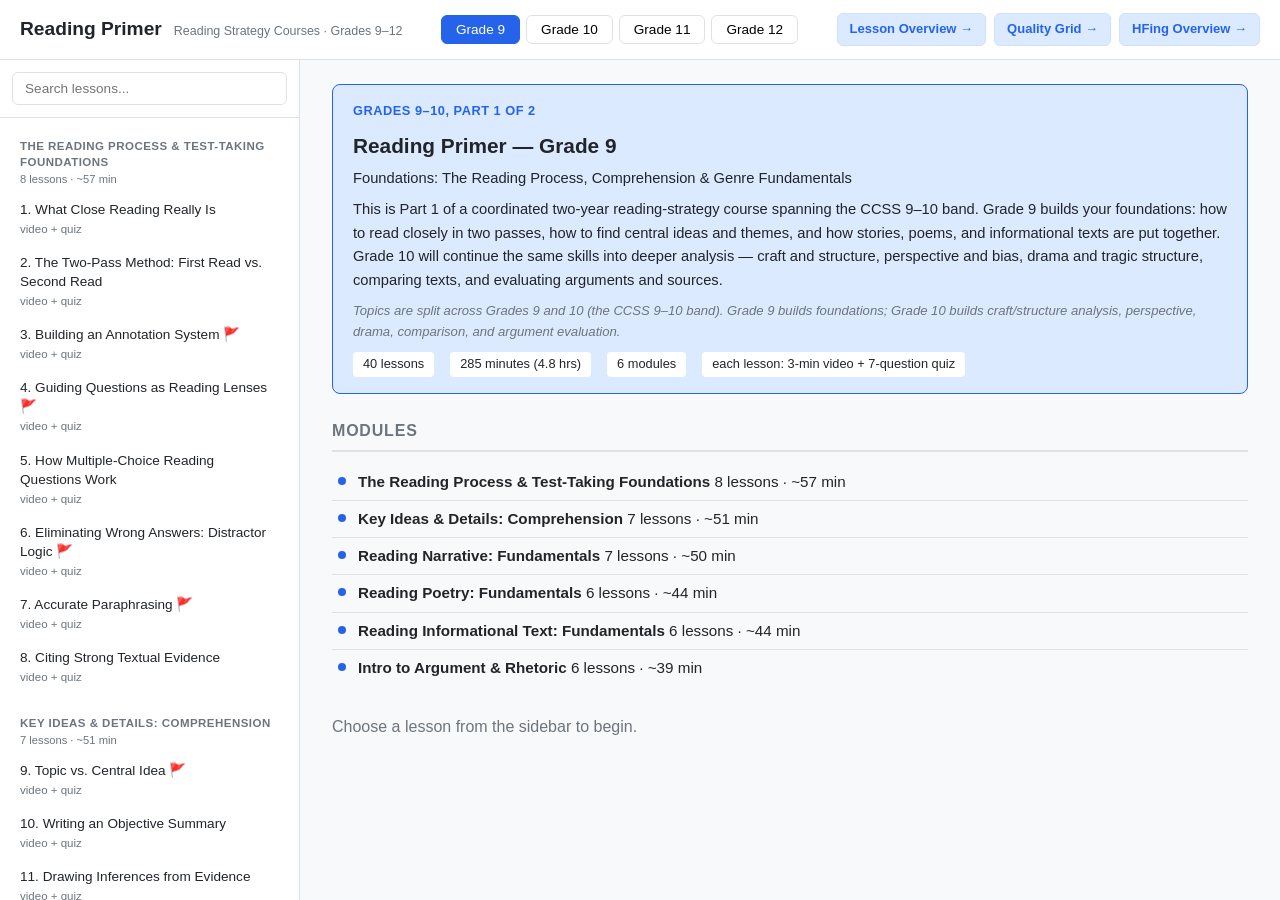
<file: primer-g9-12.html>
<!DOCTYPE html>
<html lang="en">
<head>
    <meta charset="UTF-8">
    <meta name="viewport" content="width=device-width, initial-scale=1.0">
    <title>Reading Primer — Grades 9–12</title>
    <link rel="stylesheet" href="style.css">
    <style>
        /* Strategies-viewer-specific styles (build on style.css) */
        .course-banner {
            background: var(--color-primary-light);
            border: 1px solid var(--color-primary);
            border-radius: 8px;
            padding: 16px 20px;
            margin-bottom: 24px;
        }
        .course-banner h2 { font-size: 1.3rem; margin-bottom: 4px; }
        .course-banner .course-sequence {
            font-size: 0.8rem;
            font-weight: 600;
            text-transform: uppercase;
            letter-spacing: 0.04em;
            color: var(--color-primary);
            margin-bottom: 8px;
        }
        .course-banner .course-desc { font-size: 0.92rem; margin-bottom: 8px; }
        .course-banner .course-paired {
            font-size: 0.82rem;
            color: var(--color-text-muted);
            font-style: italic;
        }
        .course-banner .course-stats {
            display: flex;
            gap: 16px;
            flex-wrap: wrap;
            margin-top: 10px;
            font-size: 0.8rem;
        }
        .course-banner .course-stats span {
            background: var(--color-surface);
            padding: 2px 10px;
            border-radius: 4px;
        }

        .lesson-objective {
            background: var(--color-feedback-bg);
            border-left: 3px solid var(--color-primary);
            padding: 10px 14px;
            border-radius: 4px;
            margin-bottom: 18px;
            font-size: 0.95rem;
        }
        .lesson-objective .label {
            font-size: 0.72rem;
            font-weight: 700;
            text-transform: uppercase;
            letter-spacing: 0.05em;
            color: var(--color-primary);
            display: block;
            margin-bottom: 3px;
        }

        .concepts-list { list-style: none; margin-bottom: 20px; }
        .concepts-list li {
            position: relative;
            padding: 6px 0 6px 26px;
            font-size: 0.95rem;
            border-bottom: 1px solid var(--color-border);
        }
        .concepts-list li:last-child { border-bottom: none; }
        .concepts-list li::before {
            content: '';
            position: absolute;
            left: 6px;
            top: 13px;
            width: 8px;
            height: 8px;
            background: var(--color-primary);
            border-radius: 50%;
        }

        .instruction-text {
            font-size: 1.02rem;
            line-height: 1.8;
            margin-bottom: 20px;
        }

        .connection-box {
            background: var(--color-bg);
            border-radius: 8px;
            padding: 14px 16px;
            margin-bottom: 20px;
            font-size: 0.9rem;
        }
        .connection-box .label {
            font-size: 0.72rem;
            font-weight: 700;
            text-transform: uppercase;
            letter-spacing: 0.05em;
            color: var(--color-text-muted);
            display: block;
            margin-bottom: 4px;
        }

        .cfu-card {
            border: 1px solid var(--color-border);
            border-radius: 8px;
            padding: 18px 20px;
            margin-top: 8px;
        }
        .cfu-card .cfu-label {
            font-size: 0.72rem;
            font-weight: 700;
            text-transform: uppercase;
            letter-spacing: 0.05em;
            color: var(--color-primary);
            margin-bottom: 8px;
        }
        .cfu-prompt { font-weight: 500; margin-bottom: 12px; }
        .cfu-choices { list-style: none; }
        .cfu-choice {
            display: flex;
            align-items: flex-start;
            gap: 10px;
            padding: 9px 12px;
            margin-bottom: 6px;
            border: 1px solid var(--color-border);
            border-radius: 6px;
            cursor: pointer;
            font-size: 0.95rem;
            transition: background 0.12s, border-color 0.12s;
        }
        .cfu-choice:hover { background: var(--color-bg); }
        .cfu-choice .cfu-letter {
            font-weight: 600;
            min-width: 24px;
            height: 24px;
            display: flex;
            align-items: center;
            justify-content: center;
            border-radius: 50%;
            font-size: 0.8rem;
            background: var(--color-bg);
            flex-shrink: 0;
        }
        .cfu-choices.revealed .cfu-choice { cursor: default; }
        .cfu-choices.revealed .cfu-choice.correct {
            background: var(--color-correct-bg);
            border-color: var(--color-correct);
        }
        .cfu-choices.revealed .cfu-choice.correct .cfu-letter {
            background: var(--color-correct);
            color: white;
        }
        .cfu-choice.chosen-wrong {
            background: var(--color-incorrect-bg);
            border-color: #dc2626;
        }
        .cfu-feedback {
            margin-top: 10px;
            font-size: 0.88rem;
            color: var(--color-text-muted);
            display: none;
        }
        .cfu-feedback.show { display: block; }

        /* Video player */
        .video-stage {
            position: relative;
            background: #0f172a;
            color: #f8fafc;
            border-radius: 10px;
            min-height: 200px;
            display: flex;
            align-items: center;
            justify-content: center;
            padding: 32px 28px;
            overflow: hidden;
        }
        .video-subtitle {
            font-size: 1.15rem;
            line-height: 1.7;
            text-align: center;
            max-width: 640px;
            transition: opacity 0.2s;
        }
        .video-badge {
            position: absolute;
            top: 12px;
            left: 14px;
            font-size: 0.68rem;
            text-transform: uppercase;
            letter-spacing: 0.08em;
            color: #94a3b8;
        }
        .video-overlay {
            position: absolute;
            inset: 0;
            background: rgba(15, 23, 42, 0.97);
            display: none;
            flex-direction: column;
            justify-content: center;
            padding: 24px 28px;
            overflow-y: auto;
        }
        .video-overlay.show { display: flex; }
        .video-overlay .checkpoint-tag {
            font-size: 0.72rem;
            font-weight: 700;
            text-transform: uppercase;
            letter-spacing: 0.06em;
            color: #fbbf24;
            margin-bottom: 8px;
        }
        .video-overlay .cfu-prompt { color: #f8fafc; }
        .video-overlay .cfu-choice {
            background: rgba(255,255,255,0.06);
            border-color: rgba(255,255,255,0.18);
            color: #f1f5f9;
        }
        .video-overlay .cfu-choice .cfu-letter { background: rgba(255,255,255,0.15); color: #f1f5f9; }
        .video-overlay .cfu-feedback { color: #cbd5e1; }
        .continue-btn {
            margin-top: 12px;
            align-self: flex-start;
            padding: 8px 18px;
            background: var(--color-primary);
            color: #fff;
            border: none;
            border-radius: 6px;
            cursor: pointer;
            font-size: 0.85rem;
            font-weight: 600;
            display: none;
        }
        .continue-btn.show { display: inline-block; }

        .video-controls {
            display: flex;
            align-items: center;
            gap: 12px;
            margin-top: 10px;
        }
        .play-btn {
            width: 40px;
            height: 40px;
            border-radius: 50%;
            border: none;
            background: var(--color-primary);
            color: #fff;
            font-size: 1rem;
            cursor: pointer;
            flex-shrink: 0;
        }
        .play-btn:hover { filter: brightness(1.08); }
        .video-time {
            font-size: 0.78rem;
            color: var(--color-text-muted);
            font-variant-numeric: tabular-nums;
            flex-shrink: 0;
            min-width: 72px;
        }
        .video-progress {
            position: relative;
            flex: 1;
            height: 8px;
            background: var(--color-border);
            border-radius: 4px;
            cursor: pointer;
        }
        .video-progress-fill {
            position: absolute;
            left: 0; top: 0; bottom: 0;
            background: var(--color-primary);
            border-radius: 4px;
            width: 0%;
        }
        .placemarker {
            position: absolute;
            top: -3px;
            width: 14px;
            height: 14px;
            margin-left: -7px;
            background: #fbbf24;
            border: 2px solid var(--color-surface);
            border-radius: 50%;
            cursor: pointer;
            transition: transform 0.1s;
        }
        .placemarker:hover { transform: scale(1.25); }
        .placemarker.answered { background: var(--color-correct); }

        .transcript-list {
            margin-top: 16px;
            border: 1px solid var(--color-border);
            border-radius: 8px;
            max-height: 280px;
            overflow-y: auto;
        }
        .transcript-line {
            display: flex;
            gap: 12px;
            padding: 8px 14px;
            font-size: 0.92rem;
            line-height: 1.6;
            cursor: pointer;
            border-bottom: 1px solid var(--color-border);
        }
        .transcript-line:last-child { border-bottom: none; }
        .transcript-line:hover { background: var(--color-bg); }
        .transcript-line.active { background: var(--color-primary-light); }
        .transcript-line .ts {
            color: var(--color-primary);
            font-variant-numeric: tabular-nums;
            font-size: 0.8rem;
            flex-shrink: 0;
            min-width: 38px;
        }
        .transcript-marker {
            display: flex;
            align-items: center;
            gap: 8px;
            padding: 6px 14px;
            font-size: 0.8rem;
            font-weight: 600;
            color: #b45309;
            background: #fffbeb;
            border-bottom: 1px solid var(--color-border);
            cursor: pointer;
        }
        .transcript-marker::before { content: '❓'; }

        .quiz-q-meta {
            font-size: 0.75rem;
            color: var(--color-text-muted);
            margin-bottom: 14px;
        }

        .ccss-tags { display: flex; gap: 6px; flex-wrap: wrap; }
        .ccss-tag {
            background: var(--color-bg);
            padding: 2px 8px;
            border-radius: 4px;
            font-size: 0.72rem;
            font-family: ui-monospace, SFMono-Regular, Menlo, monospace;
            color: var(--color-text-muted);
        }
        .lesson-nav {
            display: flex;
            justify-content: space-between;
            gap: 12px;
            margin-top: 28px;
            padding-top: 18px;
            border-top: 1px solid var(--color-border);
        }
        .lesson-nav button {
            padding: 8px 16px;
            border: 1px solid var(--color-border);
            border-radius: 6px;
            background: var(--color-surface);
            cursor: pointer;
            font-size: 0.85rem;
            font-weight: 500;
        }
        .lesson-nav button:hover:not(:disabled) {
            background: var(--color-primary-light);
            border-color: var(--color-primary);
        }
        .lesson-nav button:disabled { opacity: 0.4; cursor: default; }

        .module-group-header {
            padding: 12px 12px 4px;
            font-size: 0.72rem;
            font-weight: 700;
            text-transform: uppercase;
            letter-spacing: 0.04em;
            color: var(--color-text-muted);
            margin-top: 10px;
            line-height: 1.4;
        }
        .module-group-header:first-child { margin-top: 0; }
        .module-group-header .module-meta {
            display: block;
            font-weight: 500;
            text-transform: none;
            letter-spacing: 0;
            font-size: 0.7rem;
            margin-top: 2px;
        }
        .lesson-item .lesson-item-meta {
            font-size: 0.72rem;
            color: var(--color-text-muted);
            margin-top: 2px;
        }
        .header-nav-link {
            font-size: 0.82rem;
            color: var(--color-primary);
            text-decoration: none;
            padding: 6px 12px;
            border: 1px solid var(--color-border);
            border-radius: 6px;
            white-space: nowrap;
        }
        .header-nav-link:hover { background: var(--color-primary-light); }
    
 .hubnav{display:flex;flex-wrap:wrap;gap:8px;align-items:center}
 .grade-tabs{margin:0 auto}
 .hubnav a{margin-left:0;color:#2563eb;text-decoration:none;font-weight:600;font-size:13px;background:#dbeafe;padding:5px 12px;border-radius:6px;border:1px solid #cfe0fd}
 .hubnav a:hover{background:#c7dbfd;text-decoration:none}
</style>
</head>
<body>
    <header class="header">
        <div class="header-left">
            <h1 class="header-title">Reading Primer</h1>
            <span class="header-date">Reading Strategy Courses · Grades 9–12</span>
        </div>
        <nav class="grade-tabs" id="gradeTabs"></nav>
        <nav class="hubnav"><a href="primer-overview.html">Lesson Overview &rarr;</a><a href="primer-quality-grid.html">Quality Grid &rarr;</a><a href="hfing-overview.html">HFing Overview &rarr;</a></nav>
    </header>

    <main class="layout">
        <aside class="sidebar" id="sidebar">
            <div class="sidebar-header">
                <input type="text" class="search-input" id="searchInput" placeholder="Search lessons...">
            </div>
            <div class="article-list" id="lessonList">
                <p class="placeholder-text">Select a grade to browse lessons.</p>
            </div>
        </aside>

        <section class="content" id="content">
            <div class="placeholder-text" id="contentPlaceholder">
                <h2>Reading Strategy Courses</h2>
                <p>Select a grade level above, then choose a lesson from the sidebar. Each course precedes that grade's Alpha Read articles.</p>
            </div>
            <article class="article-view" id="lessonView" style="display:none"></article>
        </section>
    </main>

    <script src="strategies.js"></script>
</body>
</html>
</file>
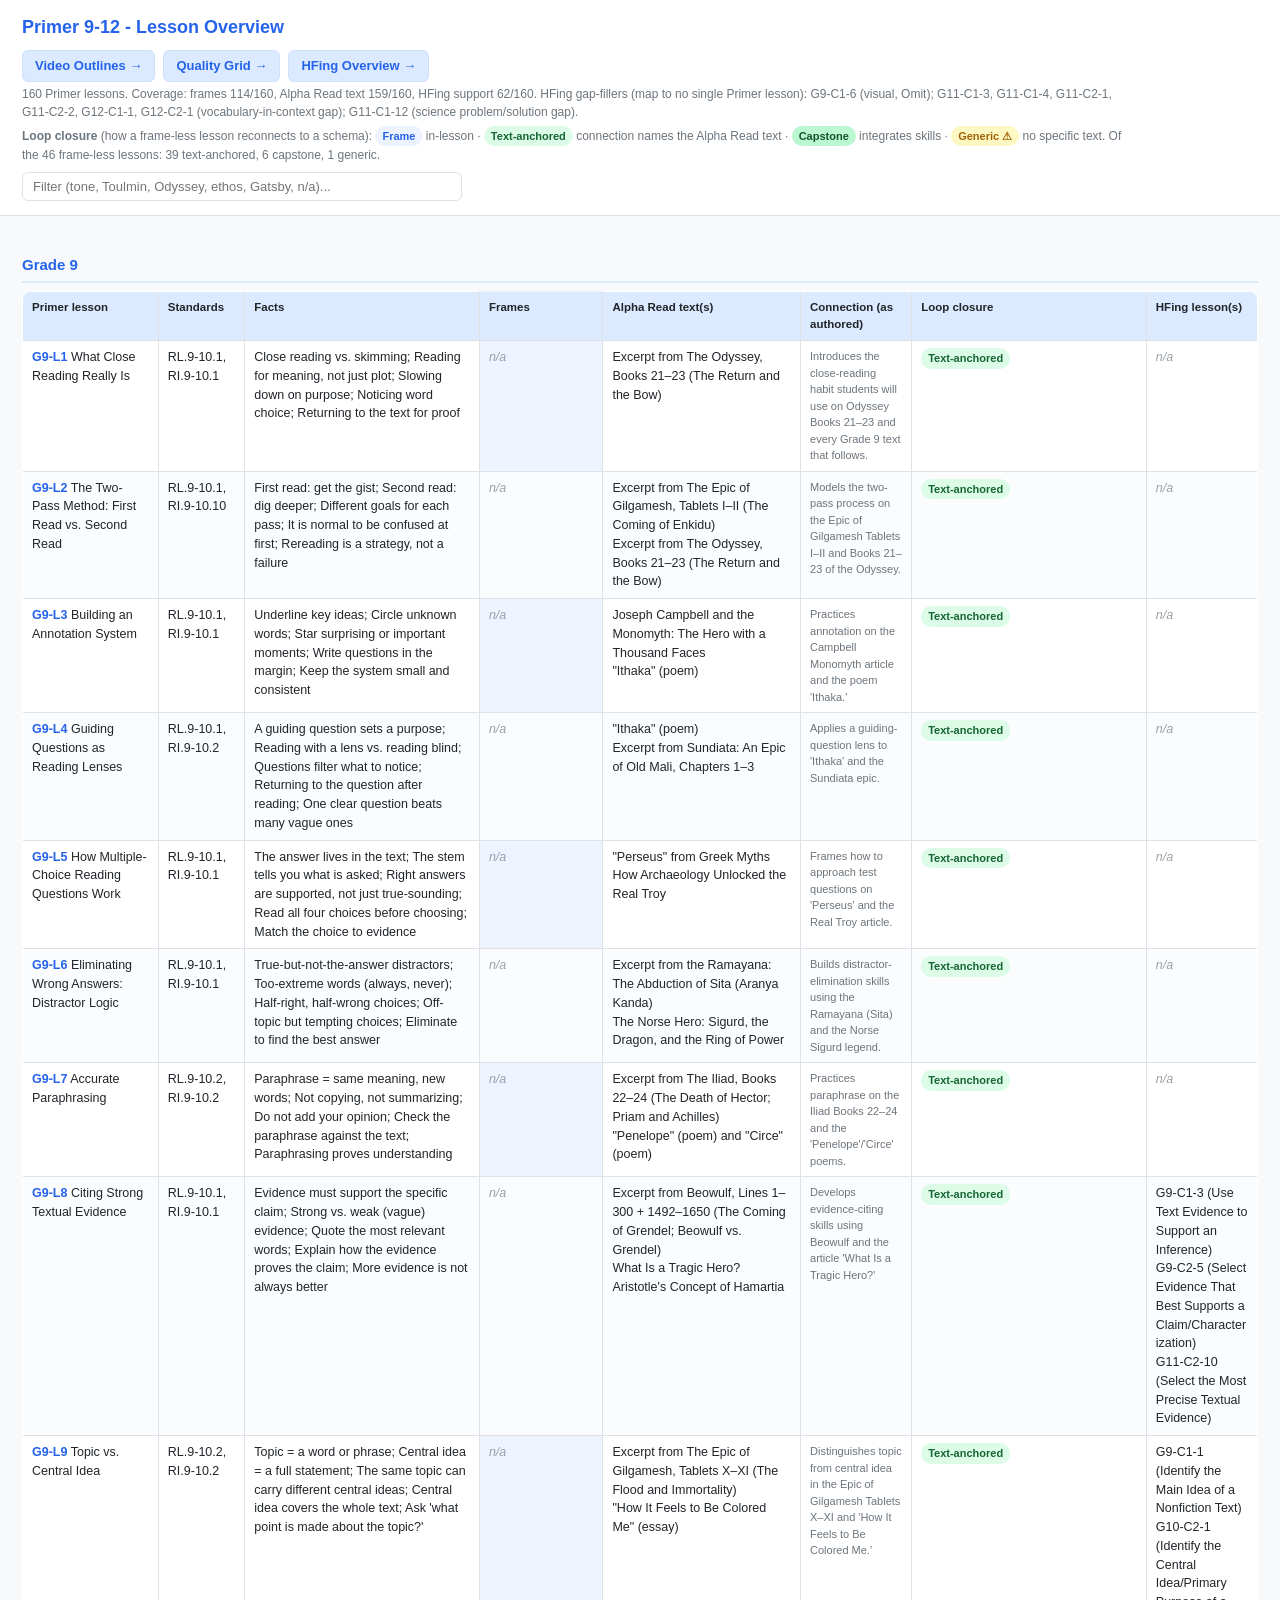
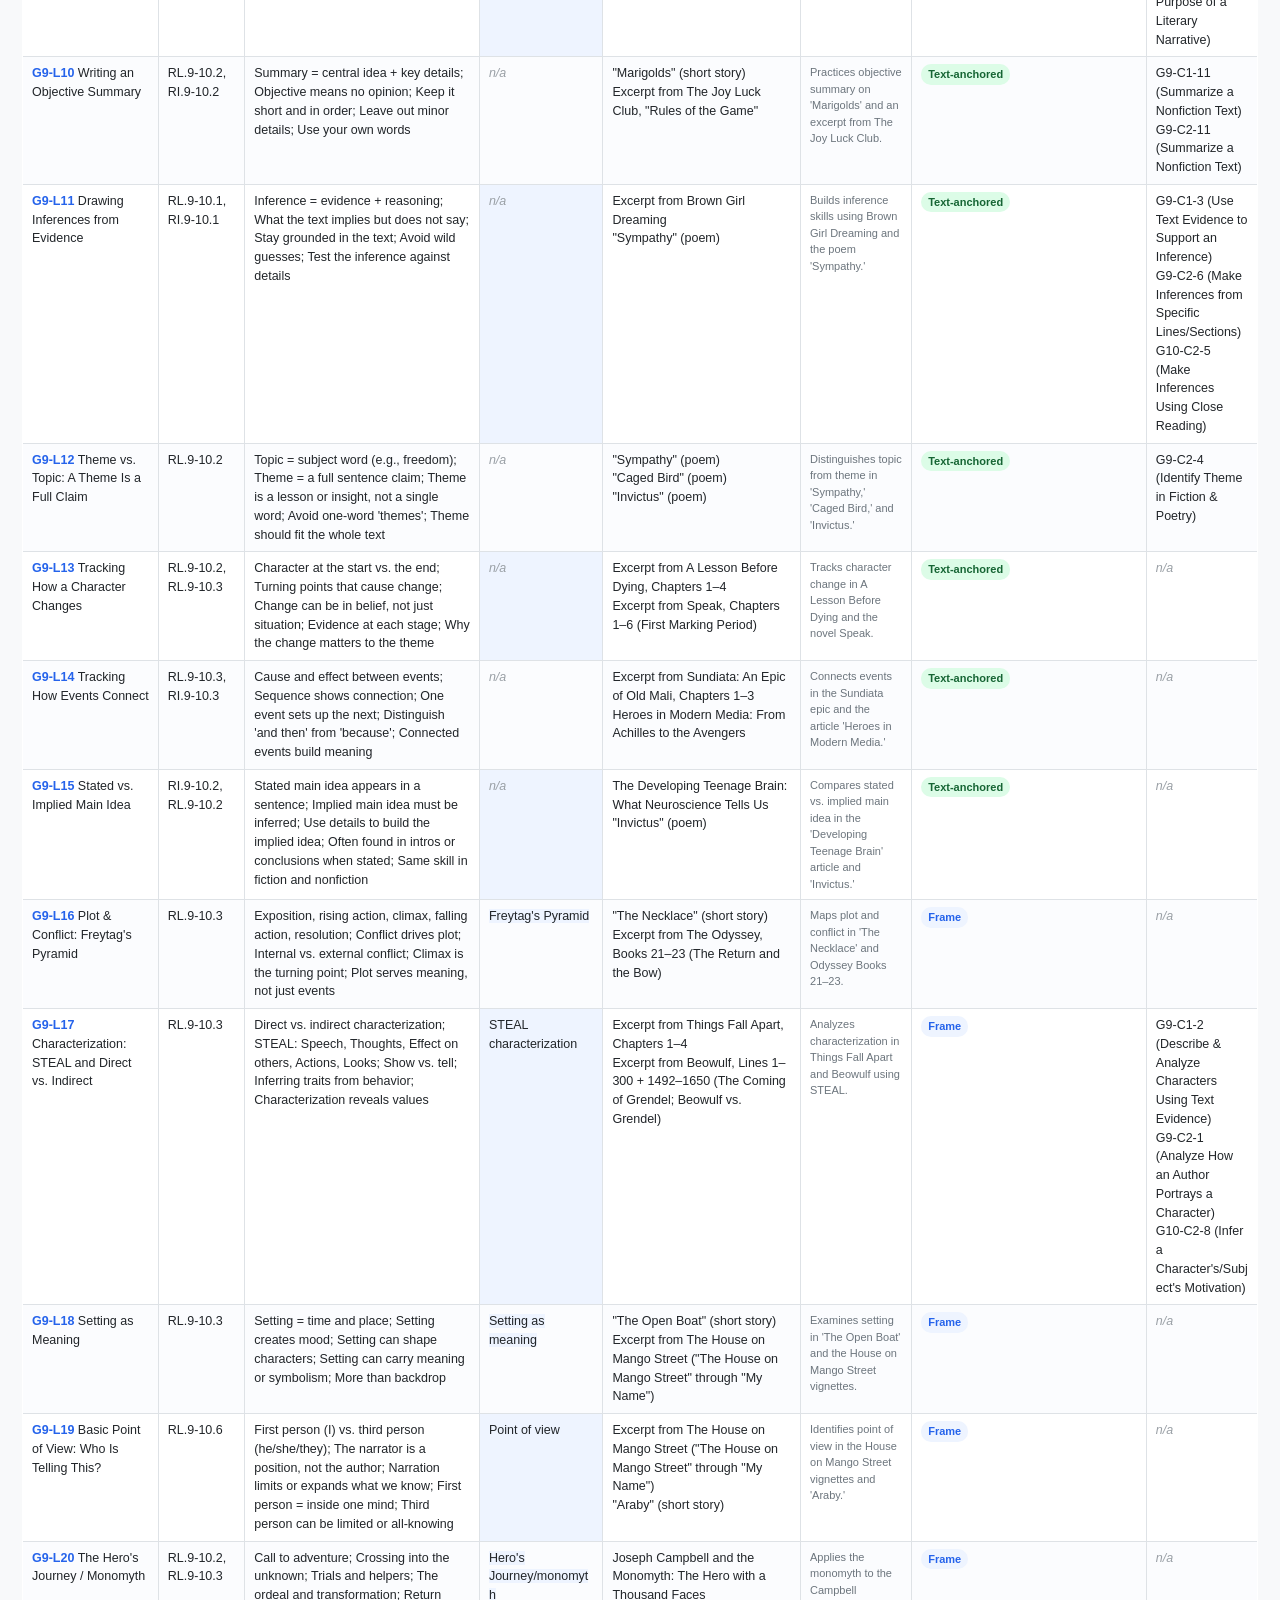
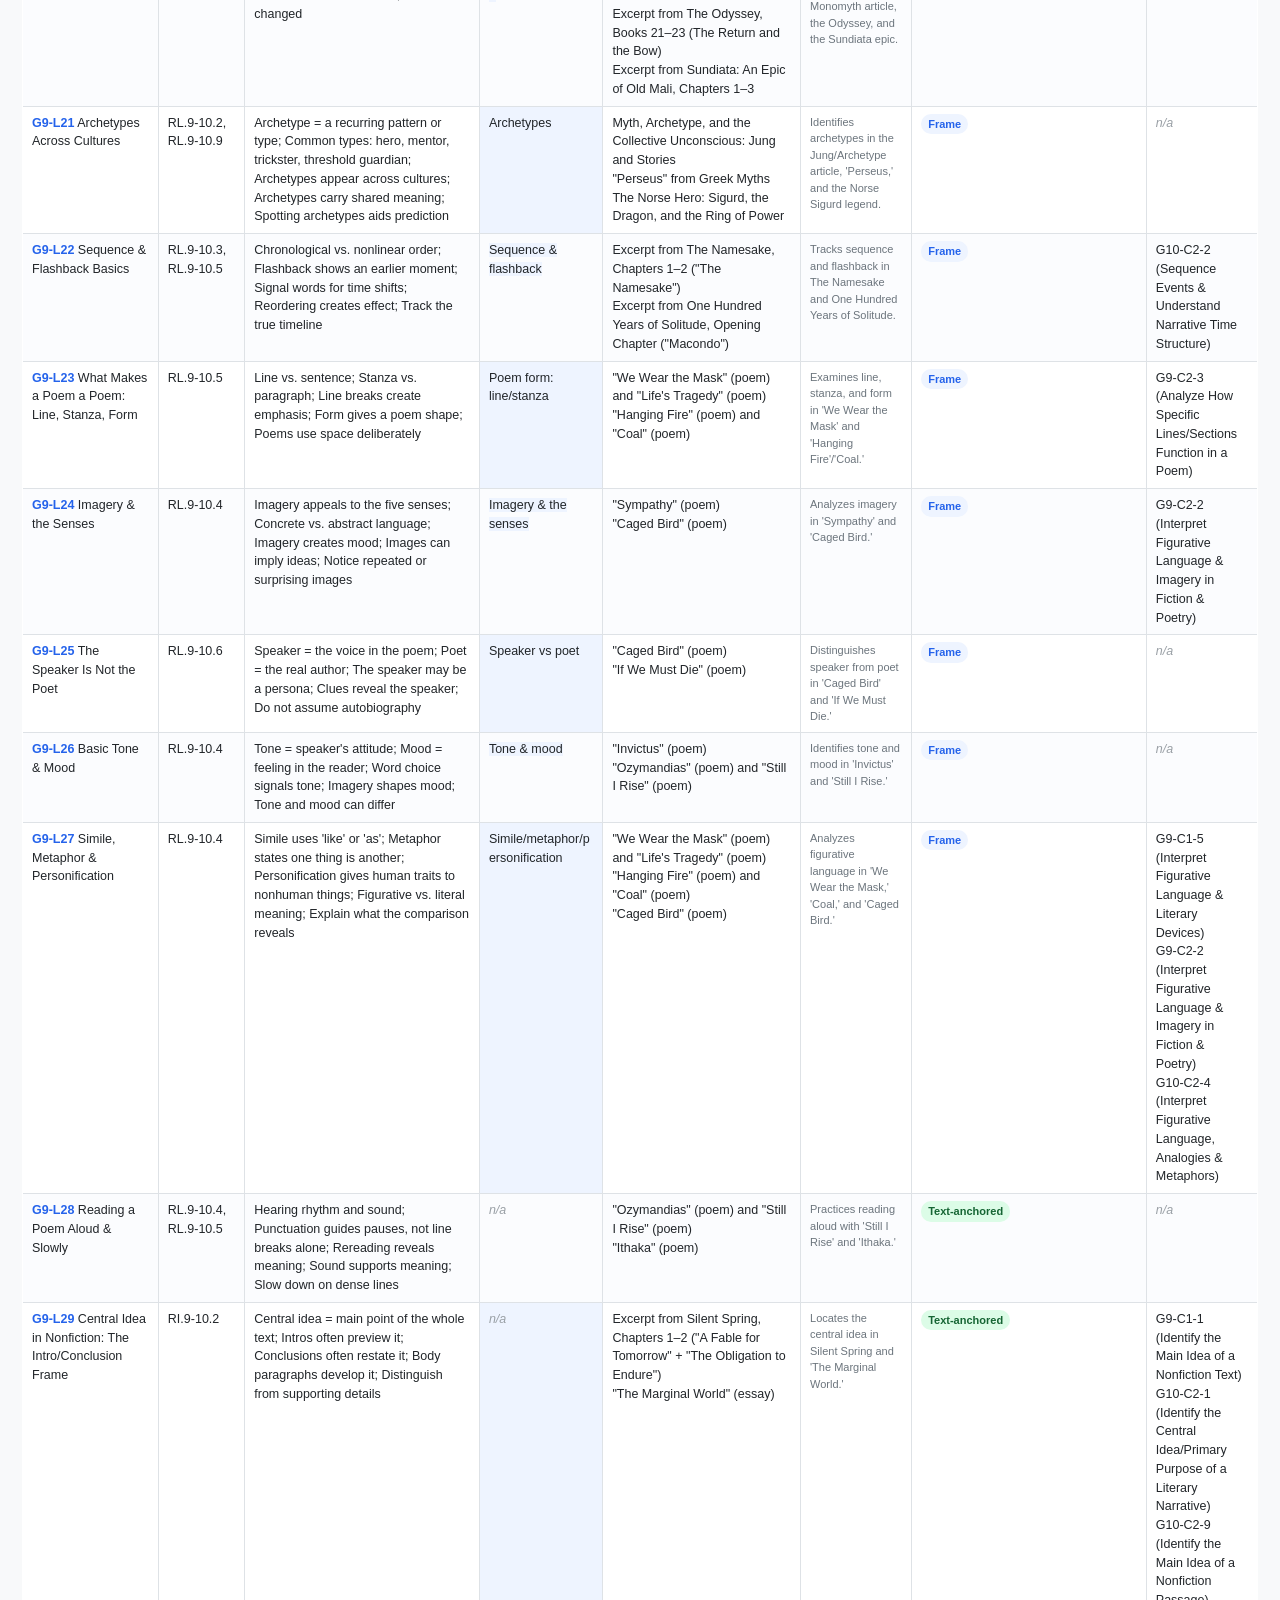
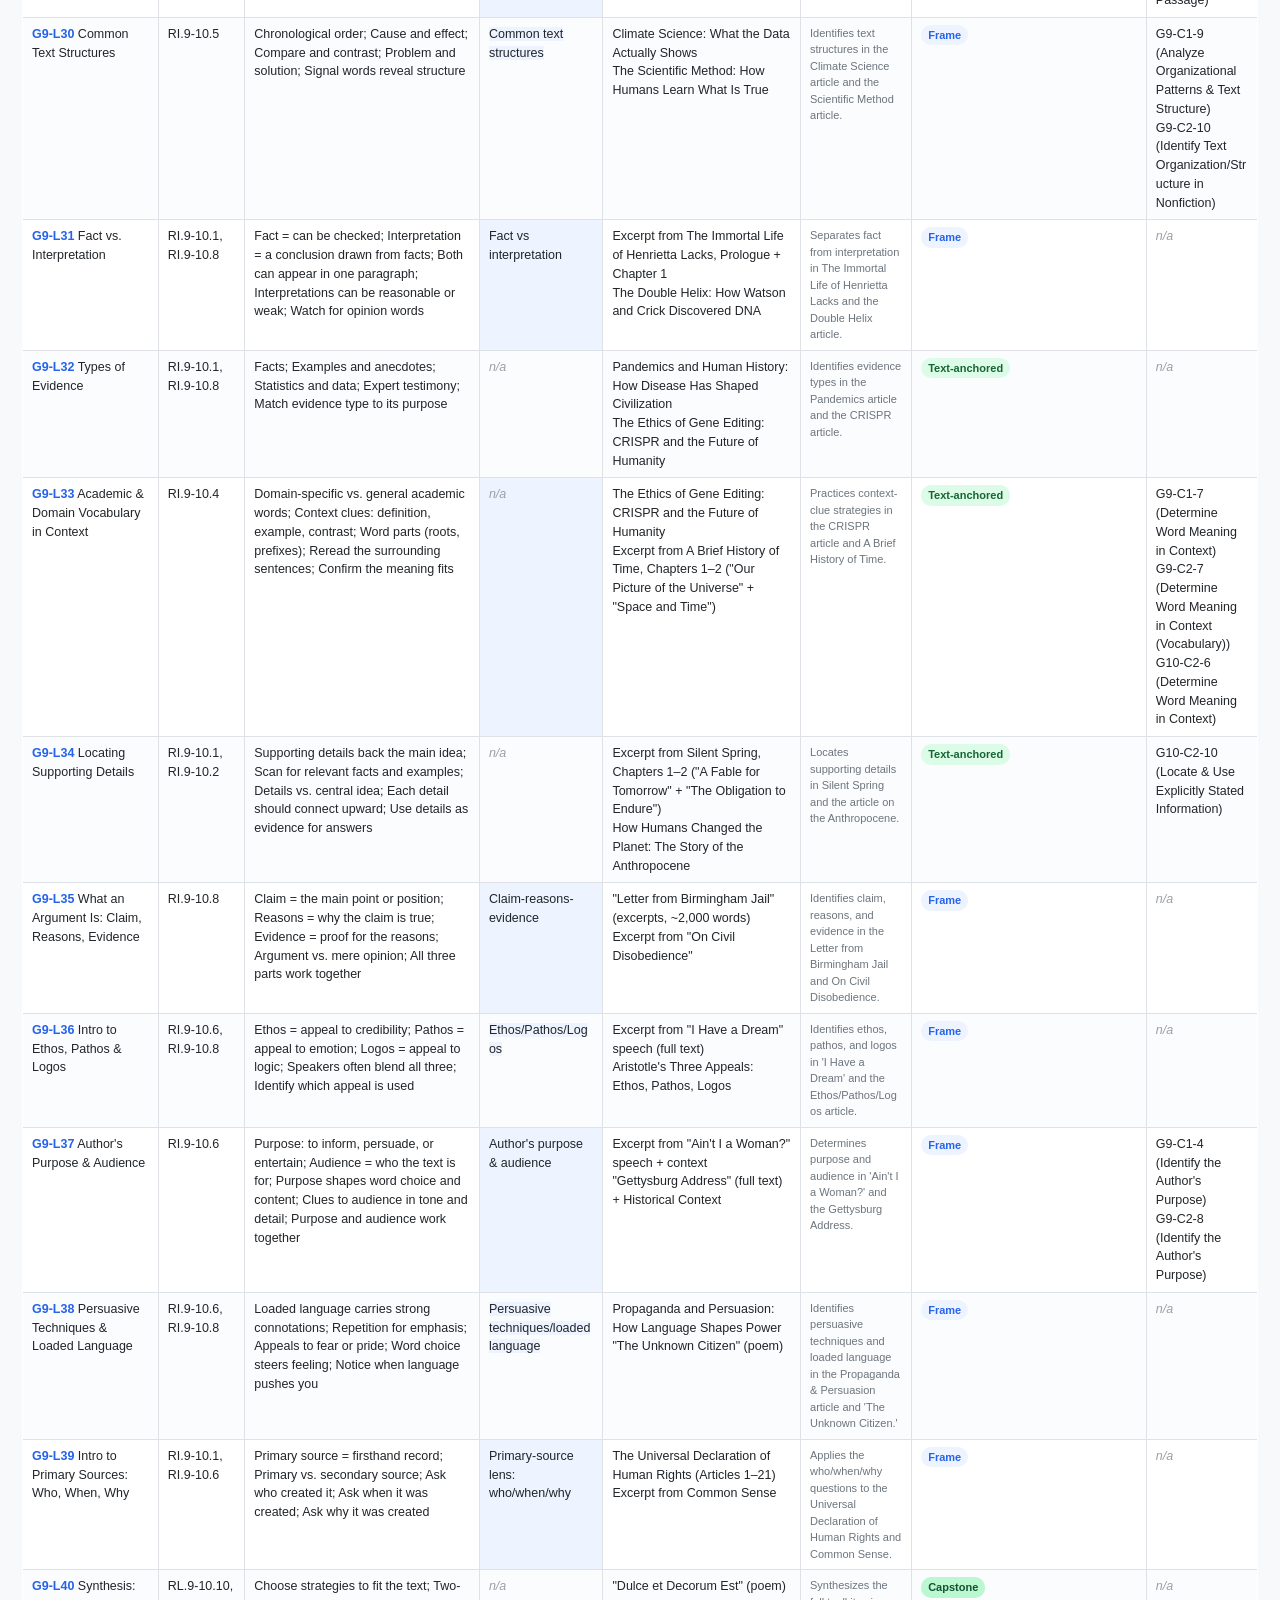
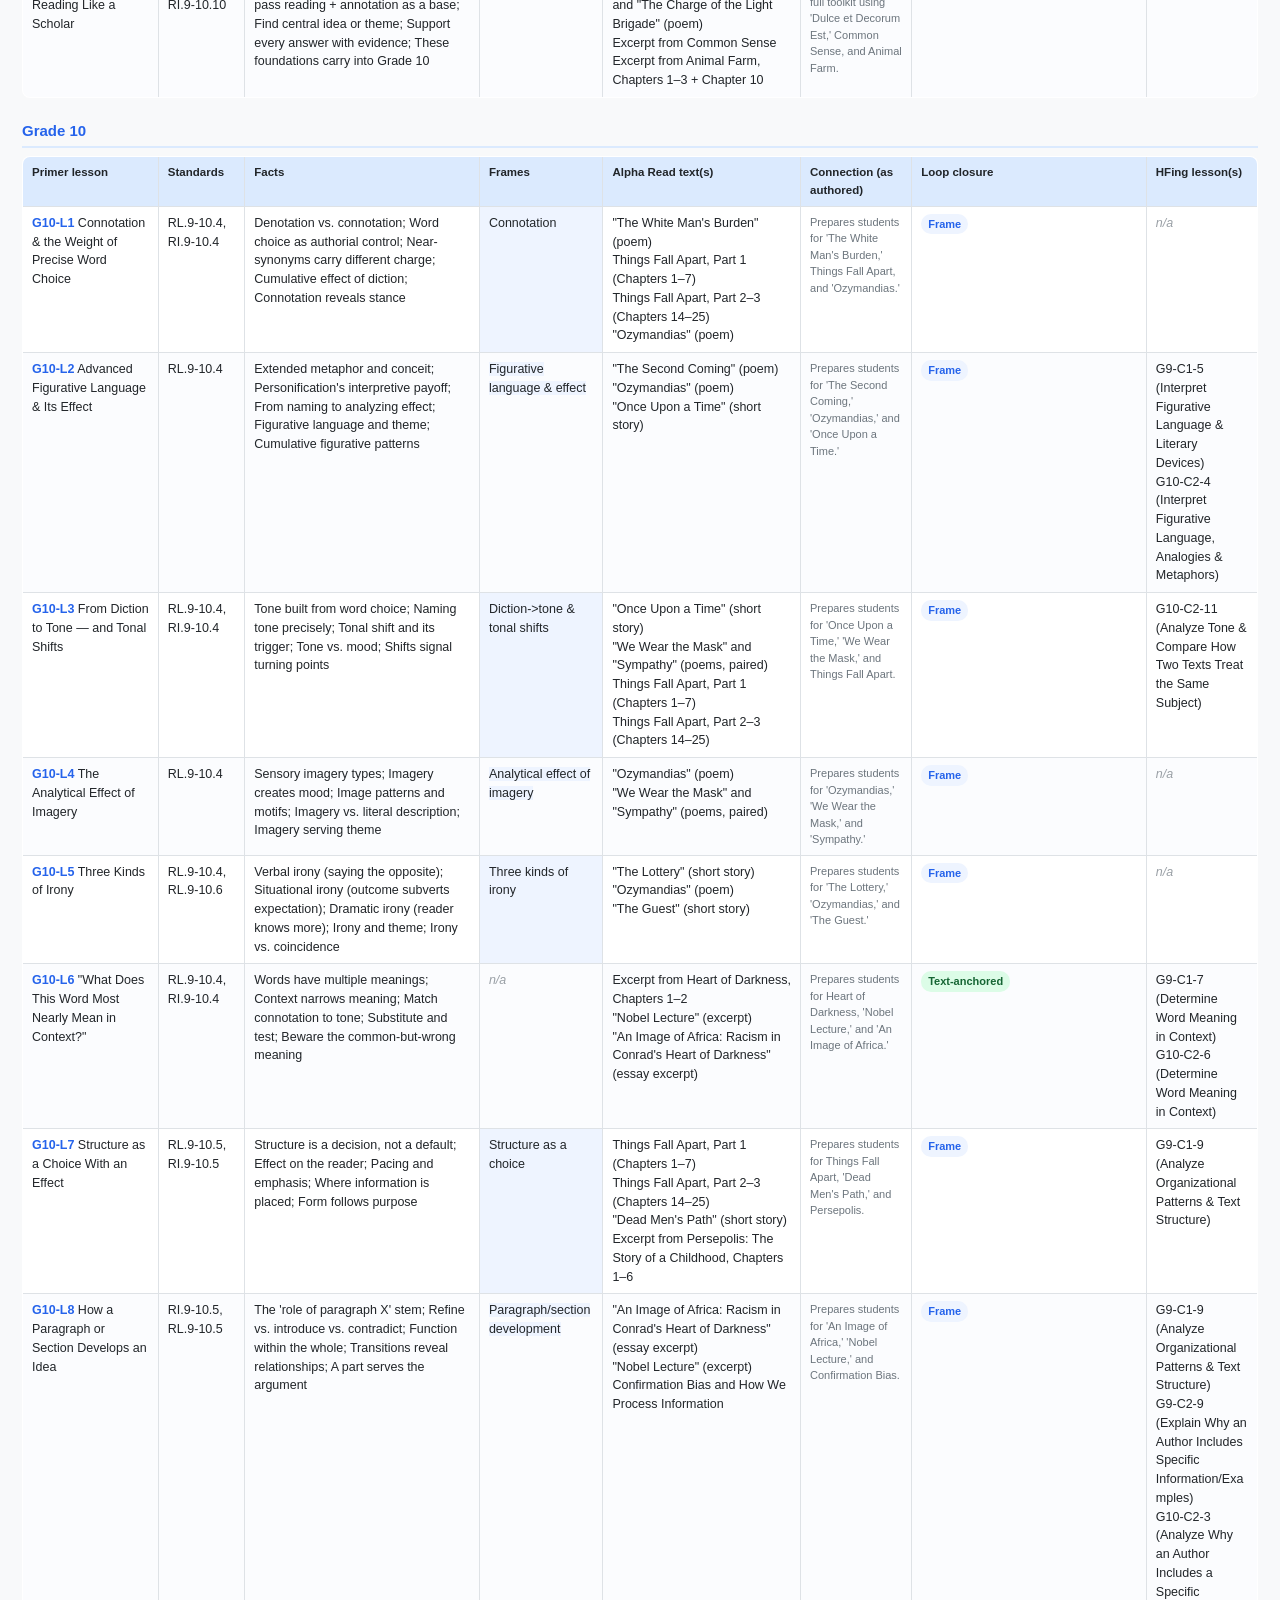
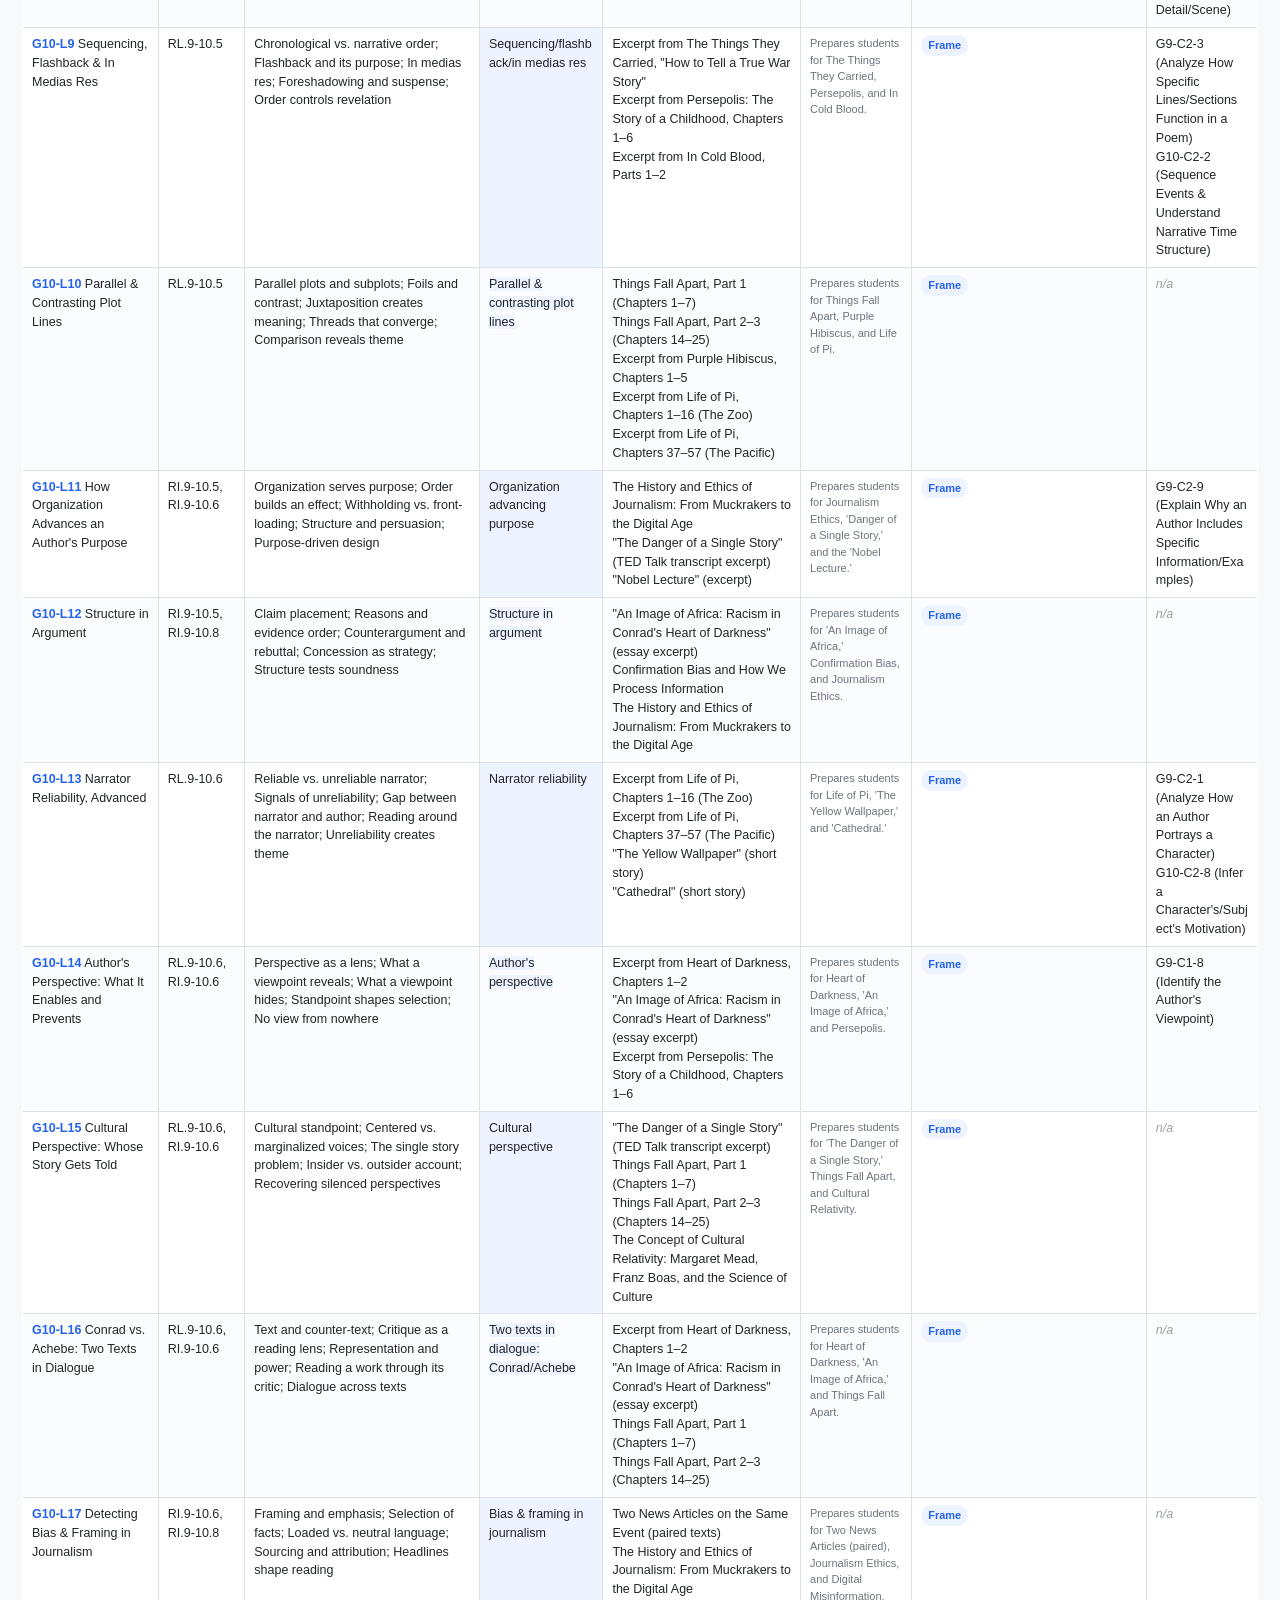
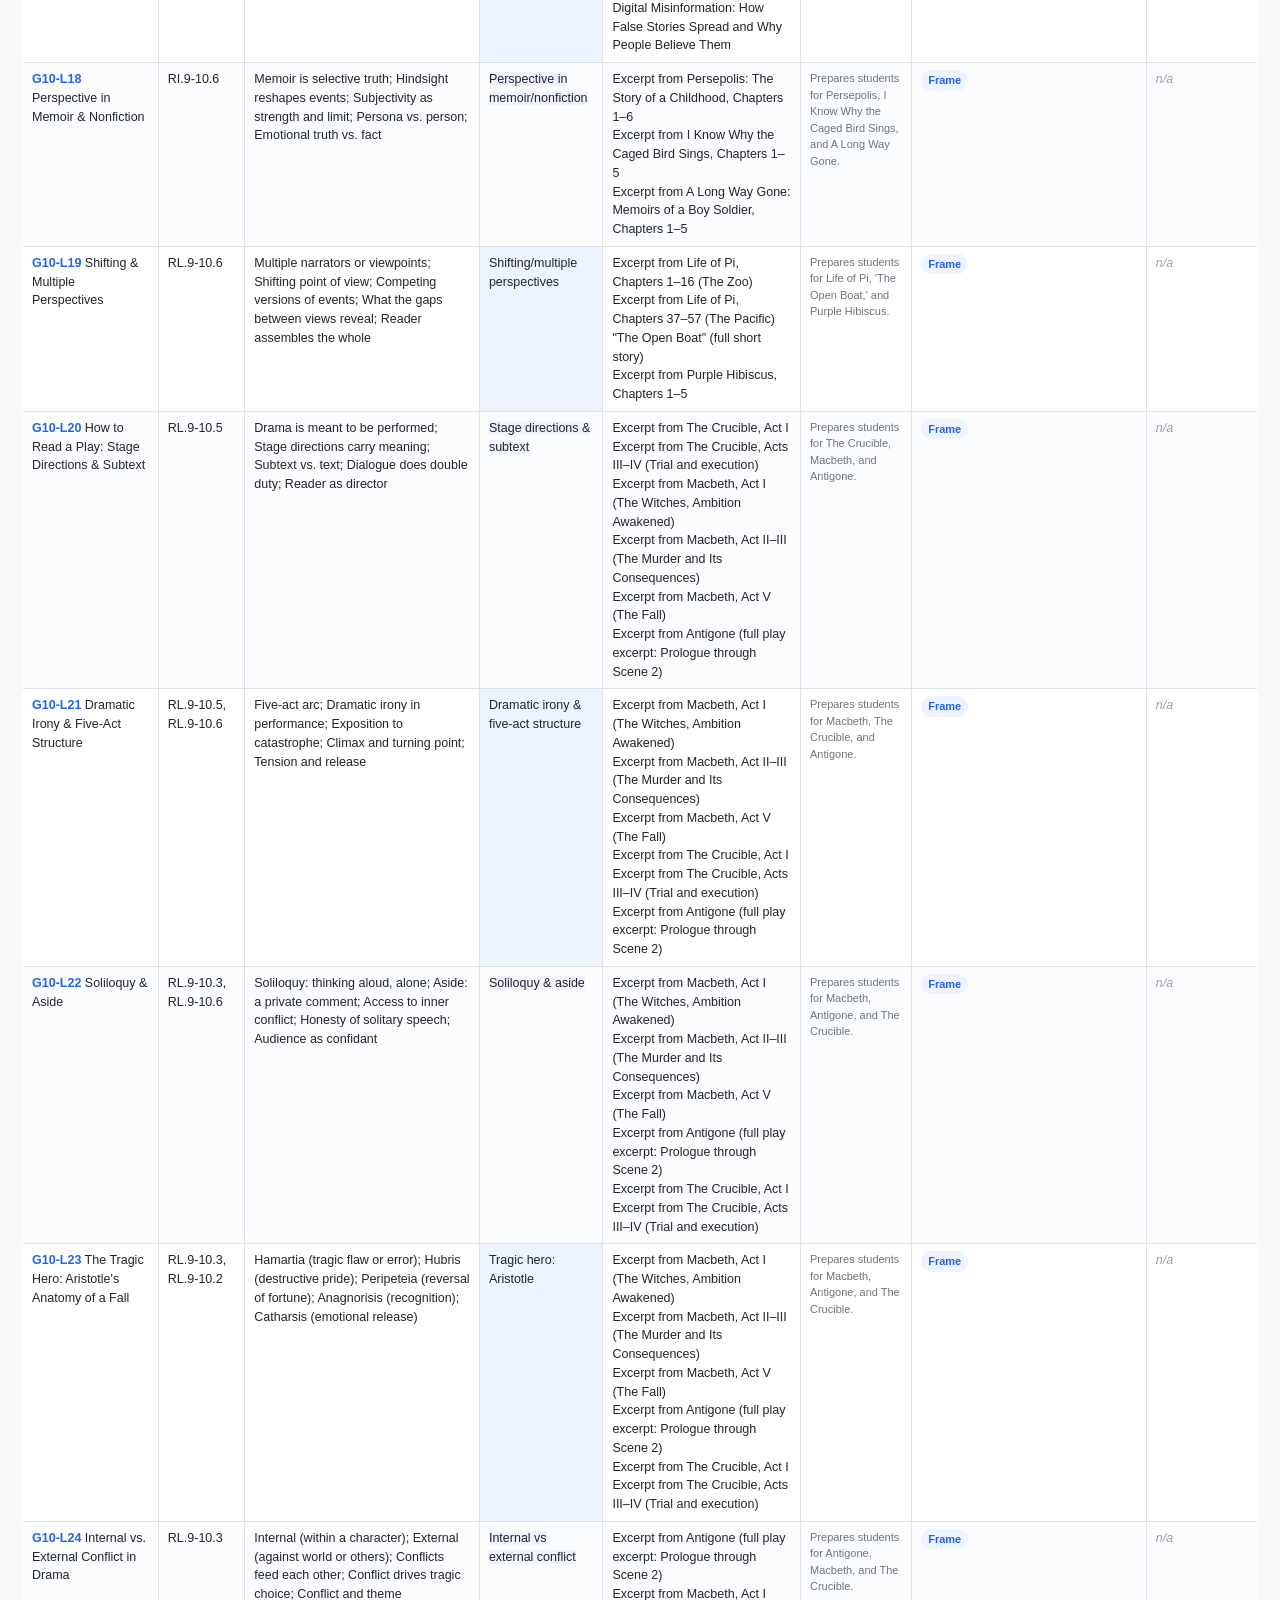
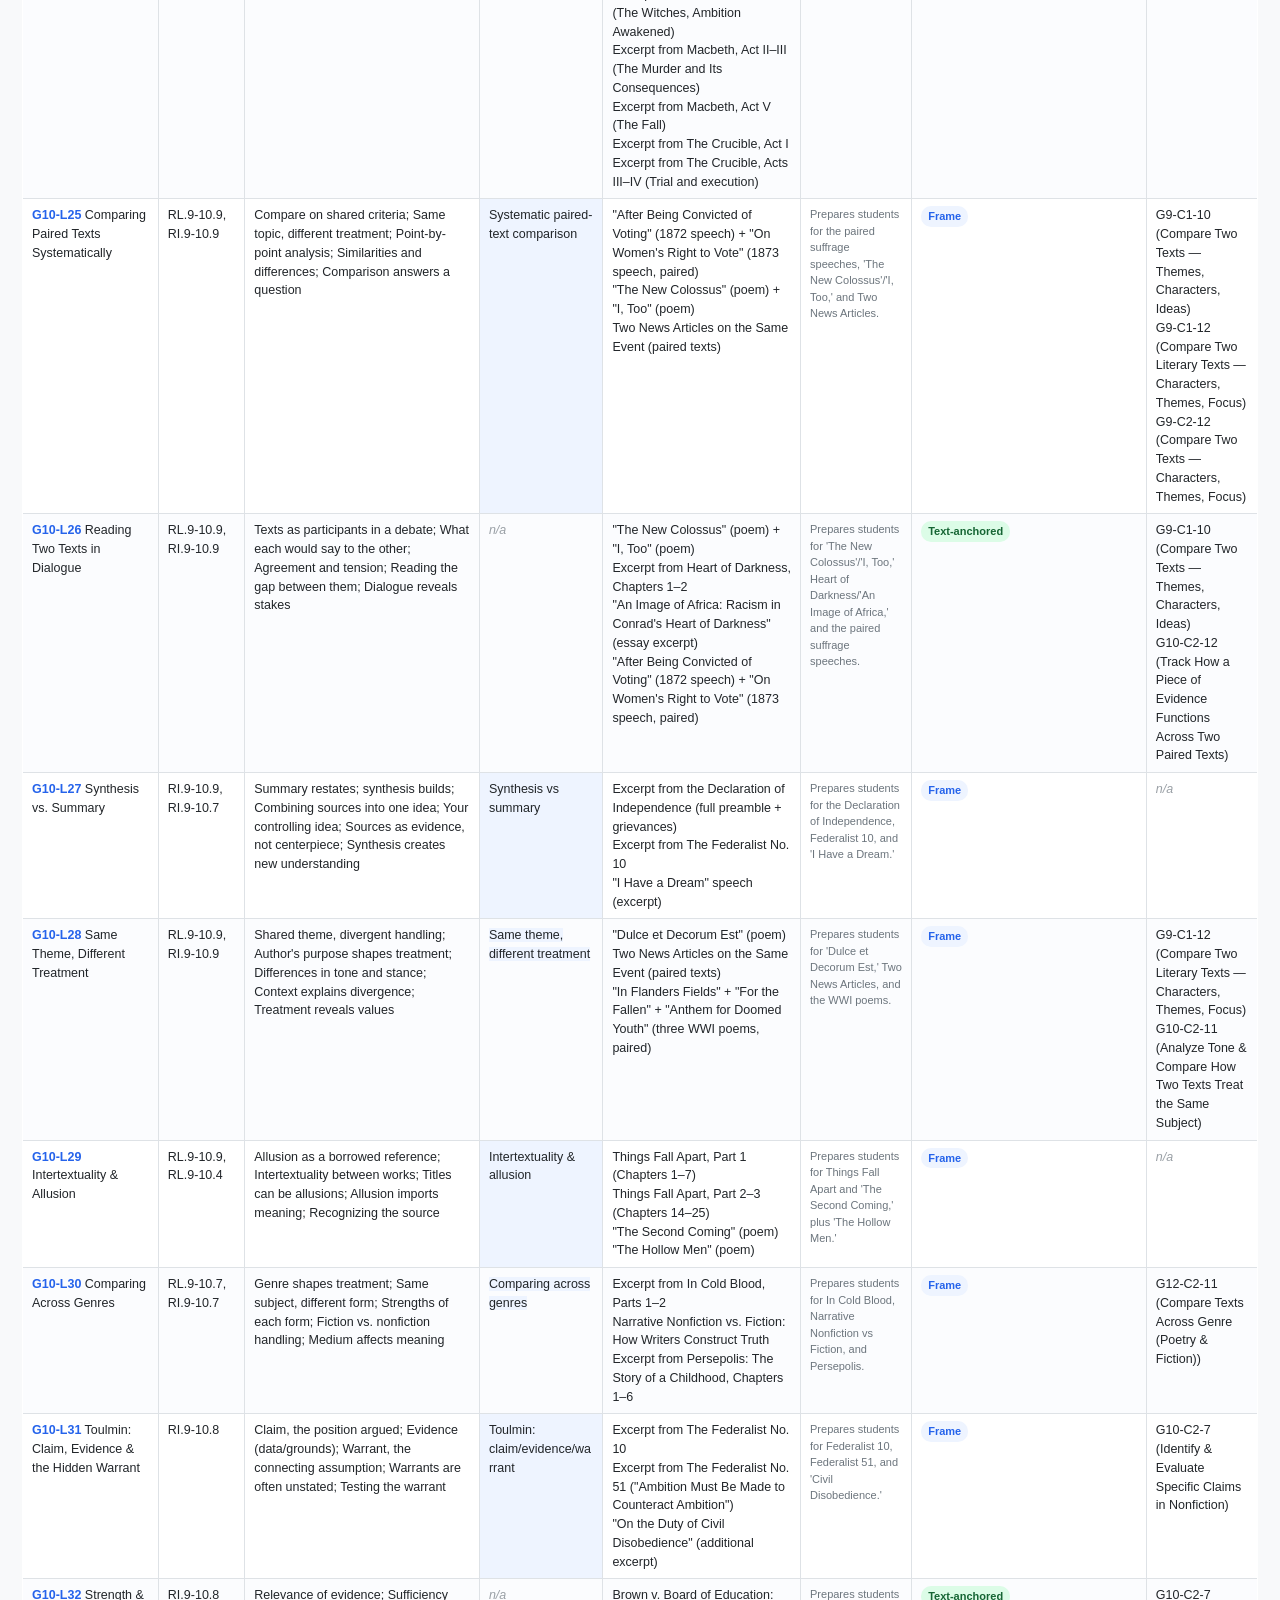
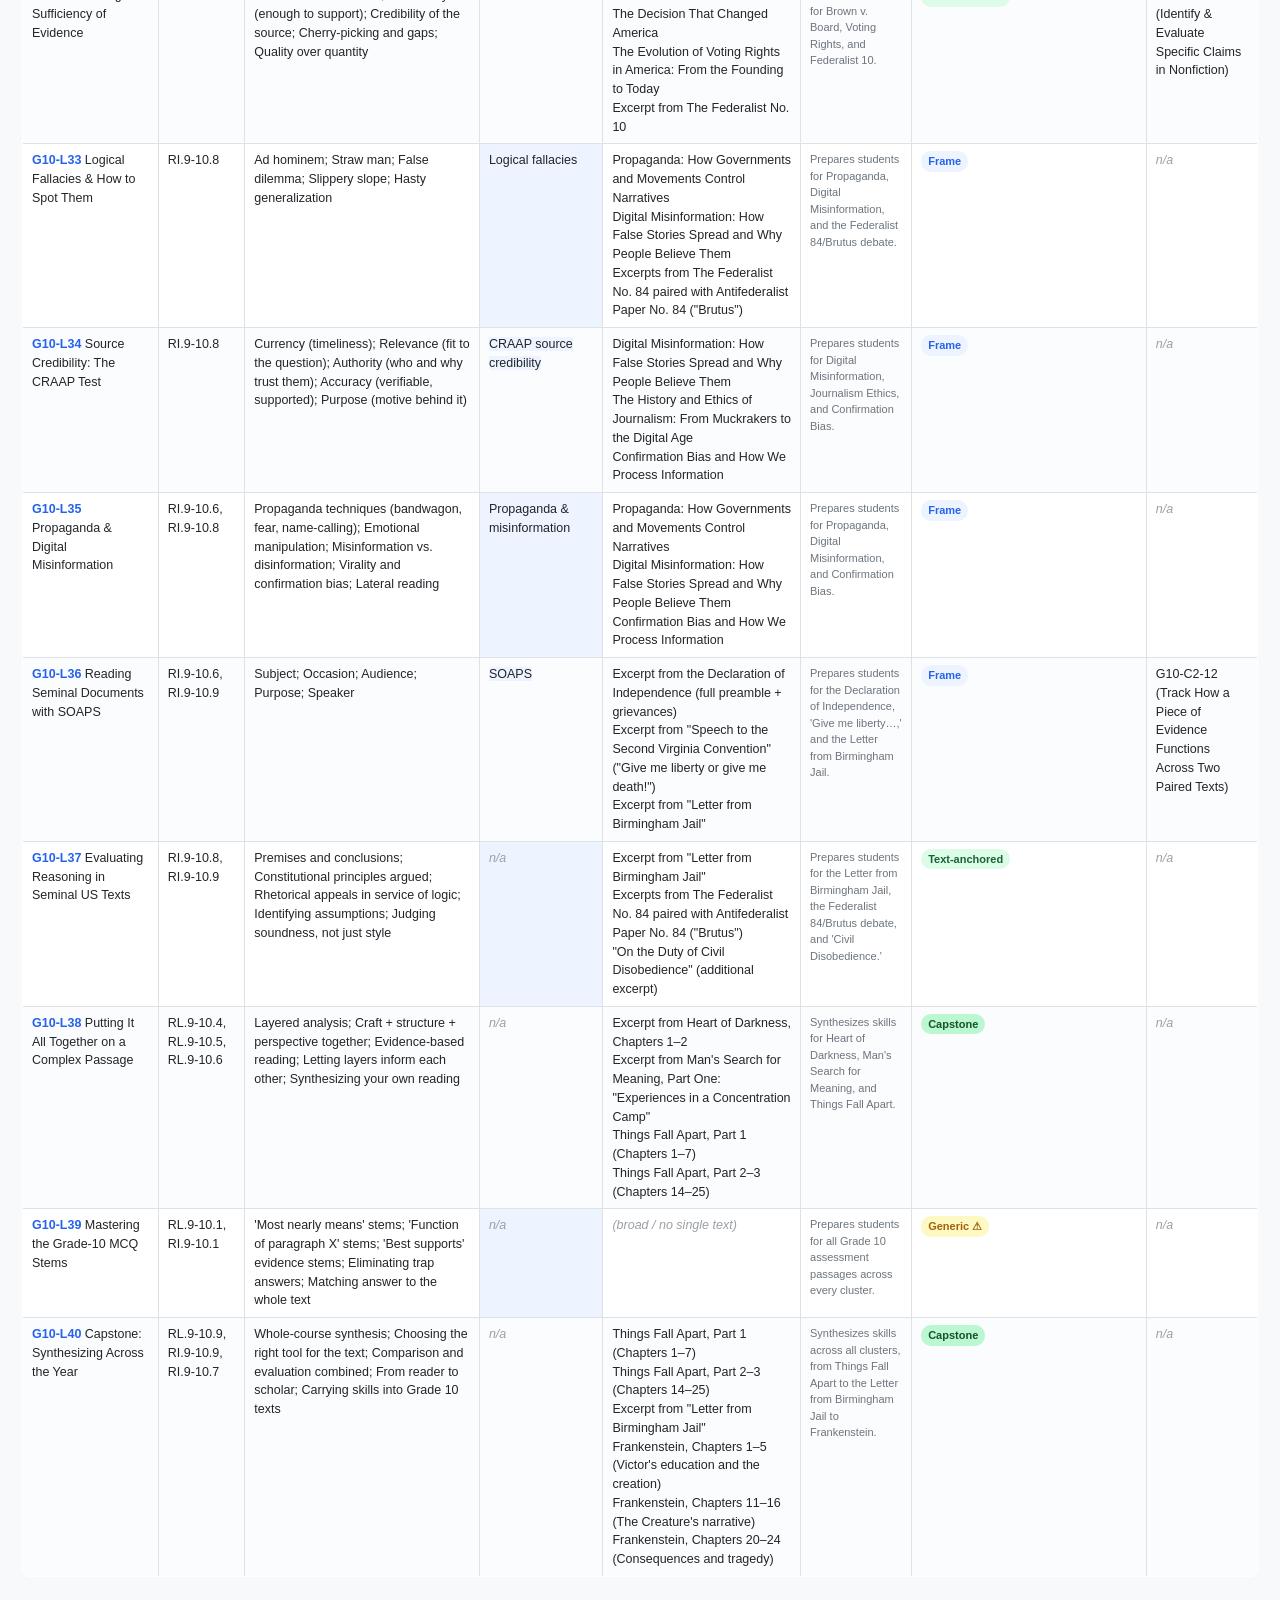
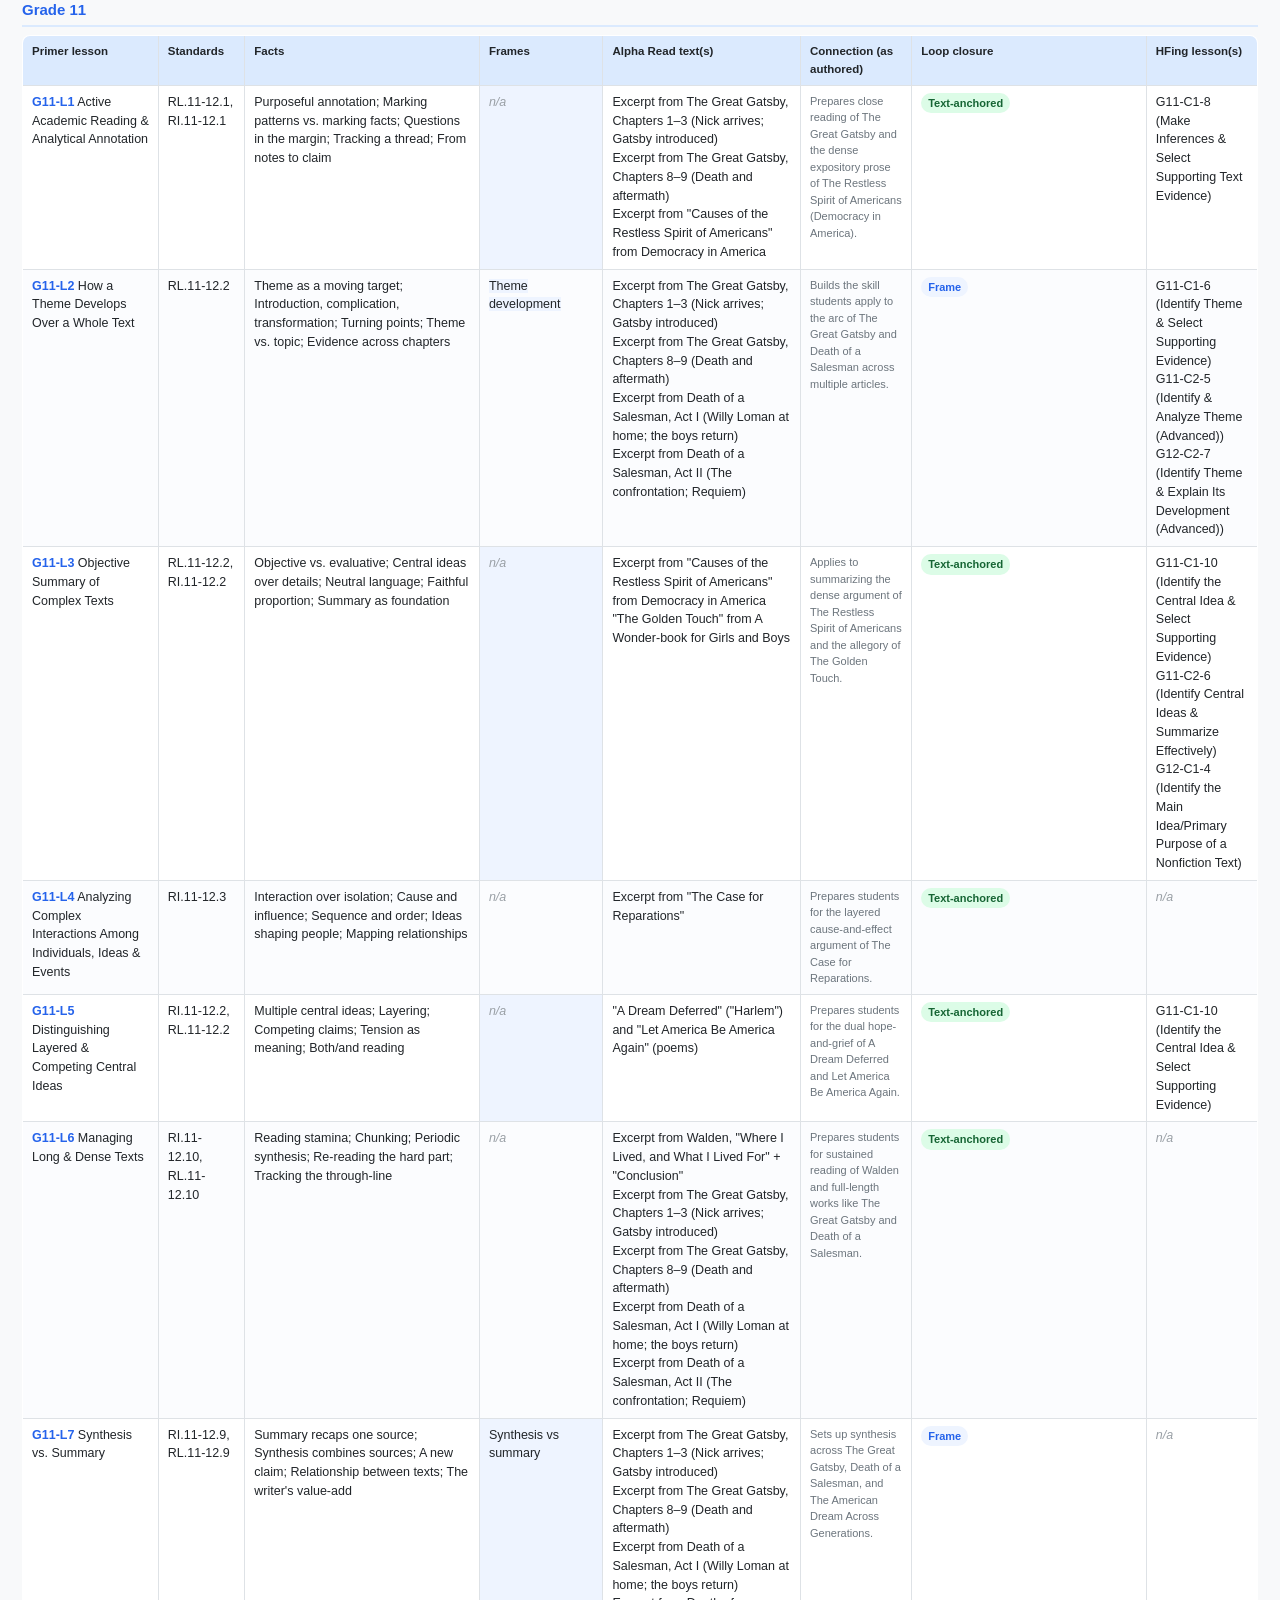
<file: primer-overview.html>
<!doctype html><html lang="en"><head><meta charset="utf-8"><meta name="viewport" content="width=device-width,initial-scale=1">
<title>Primer 9-12 - Lesson Overview</title><style>
 :root{--bg:#f8f9fa;--surface:#fff;--border:#dee2e6;--text:#212529;--muted:#6c757d;--primary:#2563eb;--primary-light:#dbeafe;--na:#9aa0a6;}
 *{box-sizing:border-box} body{font:12.5px/1.5 -apple-system,BlinkMacSystemFont,"Segoe UI",Roboto,sans-serif;margin:0;color:var(--text);background:var(--bg)}
 .header{background:var(--surface);border-bottom:1px solid var(--border);padding:14px 22px;position:sticky;top:0;z-index:5}
 .header h1{margin:0;font-size:18px;color:var(--primary)} .header .sub{color:var(--muted);font-size:12px;margin-top:3px;max-width:1100px}
 .nav{margin-top:9px;display:flex;flex-wrap:wrap;gap:8px} .nav a{color:var(--primary);text-decoration:none;font-weight:600;font-size:13px;background:var(--primary-light);padding:5px 12px;border-radius:6px;border:1px solid #cfe0fd} .nav a:hover{background:#c7dbfd}
 .header input{margin-top:8px;width:min(440px,100%);padding:6px 10px;border:1px solid var(--border);border-radius:6px;font-size:13px}
 .wrap{max-width:1500px;margin:0 auto;padding:16px 22px}
 h2{font-size:15px;color:var(--primary);margin:22px 0 6px;border-bottom:2px solid var(--primary-light);padding-bottom:4px}
 table{border-collapse:collapse;width:100%;background:var(--surface);border:1px solid var(--border);border-radius:8px;overflow:hidden;margin:8px 0;table-layout:fixed}
 th,td{border:1px solid var(--border);padding:7px 9px;text-align:left;vertical-align:top;word-wrap:break-word;overflow-wrap:anywhere}
 th{background:var(--primary-light);font-size:11.5px;font-weight:600}
 tr:nth-child(even) td{background:#fbfcfe}
 col.les{width:11%} col.std{width:7%} col.fac{width:19%} col.fr{width:10%} col.ar{width:16%} col.cn{width:9%} col.lc{width:9%} col.hf{width:19%}
 .id{font-weight:700;color:var(--primary);white-space:nowrap} .na{color:var(--na);font-style:italic} .fr{background:#eef4ff} .cn{color:var(--muted);font-size:11px} .hide{display:none}
 .lc{font-size:11px;font-weight:600;padding:2px 7px;border-radius:10px;white-space:nowrap;display:inline-block} .lc-frame{background:#eef4ff;color:#2563eb} .lc-anchored{background:#dcfce7;color:#166534} .lc-capstone{background:#bbf7d0;color:#14532d} .lc-generic{background:#fef9c3;color:#a16207}
</style></head><body>
<header class="header"><h1>Primer 9-12 - Lesson Overview</h1>
<nav class="nav"><a href="primer-g9-12.html">Video Outlines &rarr;</a><a href="primer-quality-grid.html">Quality Grid &rarr;</a><a href="hfing-overview.html">HFing Overview &rarr;</a></nav>
<div class="sub">160 Primer lessons. Coverage: frames 114/160, Alpha Read text 159/160, HFing support 62/160. HFing gap-fillers (map to no single Primer lesson): G9-C1-6 (visual, Omit); G11-C1-3, G11-C1-4, G11-C2-1, G11-C2-2, G12-C1-1, G12-C2-1 (vocabulary-in-context gap); G11-C1-12 (science problem/solution gap).</div>
<div class="sub" style="margin-top:5px"><b>Loop closure</b> (how a frame-less lesson reconnects to a schema): <span class="lc lc-frame">Frame</span> in-lesson &middot; <span class="lc lc-anchored">Text-anchored</span> connection names the Alpha Read text &middot; <span class="lc lc-capstone">Capstone</span> integrates skills &middot; <span class="lc lc-generic">Generic ⚠</span> no specific text. Of the 46 frame-less lessons: 39 text-anchored, 6 capstone, 1 generic.</div>
<input id="q" type="text" placeholder="Filter (tone, Toulmin, Odyssey, ethos, Gatsby, n/a)..." onkeyup="filt()"></header>
<div class="wrap">
<h2 data-g="9">Grade 9</h2><table><colgroup><col class="les"><col class="std"><col class="fac"><col class="fr"><col class="ar"><col class="cn"><col class="lc"><col class="hf"></colgroup><thead><tr><th>Primer lesson</th><th>Standards</th><th>Facts</th><th>Frames</th><th>Alpha Read text(s)</th><th>Connection (as authored)</th><th>Loop closure</th><th>HFing lesson(s)</th></tr></thead><tbody>
<tr class="row"><td><span class="id">G9-L1</span> What Close Reading Really Is</td><td>RL.9-10.1, RI.9-10.1</td><td>Close reading vs. skimming; Reading for meaning, not just plot; Slowing down on purpose; Noticing word choice; Returning to the text for proof</td><td><span class="na">n/a</span></td><td>Excerpt from The Odyssey, Books 21–23 (The Return and the Bow)</td><td class="cn">Introduces the close-reading habit students will use on Odyssey Books 21–23 and every Grade 9 text that follows.</td><td><span class="lc lc-anchored">Text-anchored</span></td><td><span class="na">n/a</span></td></tr>
<tr class="row"><td><span class="id">G9-L2</span> The Two-Pass Method: First Read vs. Second Read</td><td>RL.9-10.1, RI.9-10.10</td><td>First read: get the gist; Second read: dig deeper; Different goals for each pass; It is normal to be confused at first; Rereading is a strategy, not a failure</td><td><span class="na">n/a</span></td><td>Excerpt from The Epic of Gilgamesh, Tablets I–II (The Coming of Enkidu)<br>Excerpt from The Odyssey, Books 21–23 (The Return and the Bow)</td><td class="cn">Models the two-pass process on the Epic of Gilgamesh Tablets I–II and Books 21–23 of the Odyssey.</td><td><span class="lc lc-anchored">Text-anchored</span></td><td><span class="na">n/a</span></td></tr>
<tr class="row"><td><span class="id">G9-L3</span> Building an Annotation System</td><td>RL.9-10.1, RI.9-10.1</td><td>Underline key ideas; Circle unknown words; Star surprising or important moments; Write questions in the margin; Keep the system small and consistent</td><td><span class="na">n/a</span></td><td>Joseph Campbell and the Monomyth: The Hero with a Thousand Faces<br>&quot;Ithaka&quot; (poem)</td><td class="cn">Practices annotation on the Campbell Monomyth article and the poem &#x27;Ithaka.&#x27;</td><td><span class="lc lc-anchored">Text-anchored</span></td><td><span class="na">n/a</span></td></tr>
<tr class="row"><td><span class="id">G9-L4</span> Guiding Questions as Reading Lenses</td><td>RL.9-10.1, RI.9-10.2</td><td>A guiding question sets a purpose; Reading with a lens vs. reading blind; Questions filter what to notice; Returning to the question after reading; One clear question beats many vague ones</td><td><span class="na">n/a</span></td><td>&quot;Ithaka&quot; (poem)<br>Excerpt from Sundiata: An Epic of Old Mali, Chapters 1–3</td><td class="cn">Applies a guiding-question lens to &#x27;Ithaka&#x27; and the Sundiata epic.</td><td><span class="lc lc-anchored">Text-anchored</span></td><td><span class="na">n/a</span></td></tr>
<tr class="row"><td><span class="id">G9-L5</span> How Multiple-Choice Reading Questions Work</td><td>RL.9-10.1, RI.9-10.1</td><td>The answer lives in the text; The stem tells you what is asked; Right answers are supported, not just true-sounding; Read all four choices before choosing; Match the choice to evidence</td><td><span class="na">n/a</span></td><td>&quot;Perseus&quot; from Greek Myths<br>How Archaeology Unlocked the Real Troy</td><td class="cn">Frames how to approach test questions on &#x27;Perseus&#x27; and the Real Troy article.</td><td><span class="lc lc-anchored">Text-anchored</span></td><td><span class="na">n/a</span></td></tr>
<tr class="row"><td><span class="id">G9-L6</span> Eliminating Wrong Answers: Distractor Logic</td><td>RL.9-10.1, RI.9-10.1</td><td>True-but-not-the-answer distractors; Too-extreme words (always, never); Half-right, half-wrong choices; Off-topic but tempting choices; Eliminate to find the best answer</td><td><span class="na">n/a</span></td><td>Excerpt from the Ramayana: The Abduction of Sita (Aranya Kanda)<br>The Norse Hero: Sigurd, the Dragon, and the Ring of Power</td><td class="cn">Builds distractor-elimination skills using the Ramayana (Sita) and the Norse Sigurd legend.</td><td><span class="lc lc-anchored">Text-anchored</span></td><td><span class="na">n/a</span></td></tr>
<tr class="row"><td><span class="id">G9-L7</span> Accurate Paraphrasing</td><td>RL.9-10.2, RI.9-10.2</td><td>Paraphrase = same meaning, new words; Not copying, not summarizing; Do not add your opinion; Check the paraphrase against the text; Paraphrasing proves understanding</td><td><span class="na">n/a</span></td><td>Excerpt from The Iliad, Books 22–24 (The Death of Hector; Priam and Achilles)<br>&quot;Penelope&quot; (poem) and &quot;Circe&quot; (poem)</td><td class="cn">Practices paraphrase on the Iliad Books 22–24 and the &#x27;Penelope&#x27;/&#x27;Circe&#x27; poems.</td><td><span class="lc lc-anchored">Text-anchored</span></td><td><span class="na">n/a</span></td></tr>
<tr class="row"><td><span class="id">G9-L8</span> Citing Strong Textual Evidence</td><td>RL.9-10.1, RI.9-10.1</td><td>Evidence must support the specific claim; Strong vs. weak (vague) evidence; Quote the most relevant words; Explain how the evidence proves the claim; More evidence is not always better</td><td><span class="na">n/a</span></td><td>Excerpt from Beowulf, Lines 1–300 + 1492–1650 (The Coming of Grendel; Beowulf vs. Grendel)<br>What Is a Tragic Hero? Aristotle&#x27;s Concept of Hamartia</td><td class="cn">Develops evidence-citing skills using Beowulf and the article &#x27;What Is a Tragic Hero?&#x27;</td><td><span class="lc lc-anchored">Text-anchored</span></td><td>G9-C1-3 (Use Text Evidence to Support an Inference)<br>G9-C2-5 (Select Evidence That Best Supports a Claim/Characterization)<br>G11-C2-10 (Select the Most Precise Textual Evidence)</td></tr>
<tr class="row"><td><span class="id">G9-L9</span> Topic vs. Central Idea</td><td>RL.9-10.2, RI.9-10.2</td><td>Topic = a word or phrase; Central idea = a full statement; The same topic can carry different central ideas; Central idea covers the whole text; Ask &#x27;what point is made about the topic?&#x27;</td><td><span class="na">n/a</span></td><td>Excerpt from The Epic of Gilgamesh, Tablets X–XI (The Flood and Immortality)<br>&quot;How It Feels to Be Colored Me&quot; (essay)</td><td class="cn">Distinguishes topic from central idea in the Epic of Gilgamesh Tablets X–XI and &#x27;How It Feels to Be Colored Me.&#x27;</td><td><span class="lc lc-anchored">Text-anchored</span></td><td>G9-C1-1 (Identify the Main Idea of a Nonfiction Text)<br>G10-C2-1 (Identify the Central Idea/Primary Purpose of a Literary Narrative)</td></tr>
<tr class="row"><td><span class="id">G9-L10</span> Writing an Objective Summary</td><td>RL.9-10.2, RI.9-10.2</td><td>Summary = central idea + key details; Objective means no opinion; Keep it short and in order; Leave out minor details; Use your own words</td><td><span class="na">n/a</span></td><td>&quot;Marigolds&quot; (short story)<br>Excerpt from The Joy Luck Club, &quot;Rules of the Game&quot;</td><td class="cn">Practices objective summary on &#x27;Marigolds&#x27; and an excerpt from The Joy Luck Club.</td><td><span class="lc lc-anchored">Text-anchored</span></td><td>G9-C1-11 (Summarize a Nonfiction Text)<br>G9-C2-11 (Summarize a Nonfiction Text)</td></tr>
<tr class="row"><td><span class="id">G9-L11</span> Drawing Inferences from Evidence</td><td>RL.9-10.1, RI.9-10.1</td><td>Inference = evidence + reasoning; What the text implies but does not say; Stay grounded in the text; Avoid wild guesses; Test the inference against details</td><td><span class="na">n/a</span></td><td>Excerpt from Brown Girl Dreaming<br>&quot;Sympathy&quot; (poem)</td><td class="cn">Builds inference skills using Brown Girl Dreaming and the poem &#x27;Sympathy.&#x27;</td><td><span class="lc lc-anchored">Text-anchored</span></td><td>G9-C1-3 (Use Text Evidence to Support an Inference)<br>G9-C2-6 (Make Inferences from Specific Lines/Sections)<br>G10-C2-5 (Make Inferences Using Close Reading)</td></tr>
<tr class="row"><td><span class="id">G9-L12</span> Theme vs. Topic: A Theme Is a Full Claim</td><td>RL.9-10.2</td><td>Topic = subject word (e.g., freedom); Theme = a full sentence claim; Theme is a lesson or insight, not a single word; Avoid one-word &#x27;themes&#x27;; Theme should fit the whole text</td><td><span class="na">n/a</span></td><td>&quot;Sympathy&quot; (poem)<br>&quot;Caged Bird&quot; (poem)<br>&quot;Invictus&quot; (poem)</td><td class="cn">Distinguishes topic from theme in &#x27;Sympathy,&#x27; &#x27;Caged Bird,&#x27; and &#x27;Invictus.&#x27;</td><td><span class="lc lc-anchored">Text-anchored</span></td><td>G9-C2-4 (Identify Theme in Fiction &amp; Poetry)</td></tr>
<tr class="row"><td><span class="id">G9-L13</span> Tracking How a Character Changes</td><td>RL.9-10.2, RL.9-10.3</td><td>Character at the start vs. the end; Turning points that cause change; Change can be in belief, not just situation; Evidence at each stage; Why the change matters to the theme</td><td><span class="na">n/a</span></td><td>Excerpt from A Lesson Before Dying, Chapters 1–4<br>Excerpt from Speak, Chapters 1–6 (First Marking Period)</td><td class="cn">Tracks character change in A Lesson Before Dying and the novel Speak.</td><td><span class="lc lc-anchored">Text-anchored</span></td><td><span class="na">n/a</span></td></tr>
<tr class="row"><td><span class="id">G9-L14</span> Tracking How Events Connect</td><td>RL.9-10.3, RI.9-10.3</td><td>Cause and effect between events; Sequence shows connection; One event sets up the next; Distinguish &#x27;and then&#x27; from &#x27;because&#x27;; Connected events build meaning</td><td><span class="na">n/a</span></td><td>Excerpt from Sundiata: An Epic of Old Mali, Chapters 1–3<br>Heroes in Modern Media: From Achilles to the Avengers</td><td class="cn">Connects events in the Sundiata epic and the article &#x27;Heroes in Modern Media.&#x27;</td><td><span class="lc lc-anchored">Text-anchored</span></td><td><span class="na">n/a</span></td></tr>
<tr class="row"><td><span class="id">G9-L15</span> Stated vs. Implied Main Idea</td><td>RI.9-10.2, RL.9-10.2</td><td>Stated main idea appears in a sentence; Implied main idea must be inferred; Use details to build the implied idea; Often found in intros or conclusions when stated; Same skill in fiction and nonfiction</td><td><span class="na">n/a</span></td><td>The Developing Teenage Brain: What Neuroscience Tells Us<br>&quot;Invictus&quot; (poem)</td><td class="cn">Compares stated vs. implied main idea in the &#x27;Developing Teenage Brain&#x27; article and &#x27;Invictus.&#x27;</td><td><span class="lc lc-anchored">Text-anchored</span></td><td><span class="na">n/a</span></td></tr>
<tr class="row"><td><span class="id">G9-L16</span> Plot &amp; Conflict: Freytag&#x27;s Pyramid</td><td>RL.9-10.3</td><td>Exposition, rising action, climax, falling action, resolution; Conflict drives plot; Internal vs. external conflict; Climax is the turning point; Plot serves meaning, not just events</td><td><span class="fr">Freytag&#x27;s Pyramid</span></td><td>&quot;The Necklace&quot; (short story)<br>Excerpt from The Odyssey, Books 21–23 (The Return and the Bow)</td><td class="cn">Maps plot and conflict in &#x27;The Necklace&#x27; and Odyssey Books 21–23.</td><td><span class="lc lc-frame">Frame</span></td><td><span class="na">n/a</span></td></tr>
<tr class="row"><td><span class="id">G9-L17</span> Characterization: STEAL and Direct vs. Indirect</td><td>RL.9-10.3</td><td>Direct vs. indirect characterization; STEAL: Speech, Thoughts, Effect on others, Actions, Looks; Show vs. tell; Inferring traits from behavior; Characterization reveals values</td><td><span class="fr">STEAL characterization</span></td><td>Excerpt from Things Fall Apart, Chapters 1–4<br>Excerpt from Beowulf, Lines 1–300 + 1492–1650 (The Coming of Grendel; Beowulf vs. Grendel)</td><td class="cn">Analyzes characterization in Things Fall Apart and Beowulf using STEAL.</td><td><span class="lc lc-frame">Frame</span></td><td>G9-C1-2 (Describe &amp; Analyze Characters Using Text Evidence)<br>G9-C2-1 (Analyze How an Author Portrays a Character)<br>G10-C2-8 (Infer a Character&#x27;s/Subject&#x27;s Motivation)</td></tr>
<tr class="row"><td><span class="id">G9-L18</span> Setting as Meaning</td><td>RL.9-10.3</td><td>Setting = time and place; Setting creates mood; Setting can shape characters; Setting can carry meaning or symbolism; More than backdrop</td><td><span class="fr">Setting as meaning</span></td><td>&quot;The Open Boat&quot; (short story)<br>Excerpt from The House on Mango Street (&quot;The House on Mango Street&quot; through &quot;My Name&quot;)</td><td class="cn">Examines setting in &#x27;The Open Boat&#x27; and the House on Mango Street vignettes.</td><td><span class="lc lc-frame">Frame</span></td><td><span class="na">n/a</span></td></tr>
<tr class="row"><td><span class="id">G9-L19</span> Basic Point of View: Who Is Telling This?</td><td>RL.9-10.6</td><td>First person (I) vs. third person (he/she/they); The narrator is a position, not the author; Narration limits or expands what we know; First person = inside one mind; Third person can be limited or all-knowing</td><td><span class="fr">Point of view</span></td><td>Excerpt from The House on Mango Street (&quot;The House on Mango Street&quot; through &quot;My Name&quot;)<br>&quot;Araby&quot; (short story)</td><td class="cn">Identifies point of view in the House on Mango Street vignettes and &#x27;Araby.&#x27;</td><td><span class="lc lc-frame">Frame</span></td><td><span class="na">n/a</span></td></tr>
<tr class="row"><td><span class="id">G9-L20</span> The Hero&#x27;s Journey / Monomyth</td><td>RL.9-10.2, RL.9-10.3</td><td>Call to adventure; Crossing into the unknown; Trials and helpers; The ordeal and transformation; Return changed</td><td><span class="fr">Hero&#x27;s Journey/monomyth</span></td><td>Joseph Campbell and the Monomyth: The Hero with a Thousand Faces<br>Excerpt from The Odyssey, Books 21–23 (The Return and the Bow)<br>Excerpt from Sundiata: An Epic of Old Mali, Chapters 1–3</td><td class="cn">Applies the monomyth to the Campbell Monomyth article, the Odyssey, and the Sundiata epic.</td><td><span class="lc lc-frame">Frame</span></td><td><span class="na">n/a</span></td></tr>
<tr class="row"><td><span class="id">G9-L21</span> Archetypes Across Cultures</td><td>RL.9-10.2, RL.9-10.9</td><td>Archetype = a recurring pattern or type; Common types: hero, mentor, trickster, threshold guardian; Archetypes appear across cultures; Archetypes carry shared meaning; Spotting archetypes aids prediction</td><td><span class="fr">Archetypes</span></td><td>Myth, Archetype, and the Collective Unconscious: Jung and Stories<br>&quot;Perseus&quot; from Greek Myths<br>The Norse Hero: Sigurd, the Dragon, and the Ring of Power</td><td class="cn">Identifies archetypes in the Jung/Archetype article, &#x27;Perseus,&#x27; and the Norse Sigurd legend.</td><td><span class="lc lc-frame">Frame</span></td><td><span class="na">n/a</span></td></tr>
<tr class="row"><td><span class="id">G9-L22</span> Sequence &amp; Flashback Basics</td><td>RL.9-10.3, RL.9-10.5</td><td>Chronological vs. nonlinear order; Flashback shows an earlier moment; Signal words for time shifts; Reordering creates effect; Track the true timeline</td><td><span class="fr">Sequence &amp; flashback</span></td><td>Excerpt from The Namesake, Chapters 1–2 (&quot;The Namesake&quot;)<br>Excerpt from One Hundred Years of Solitude, Opening Chapter (&quot;Macondo&quot;)</td><td class="cn">Tracks sequence and flashback in The Namesake and One Hundred Years of Solitude.</td><td><span class="lc lc-frame">Frame</span></td><td>G10-C2-2 (Sequence Events &amp; Understand Narrative Time Structure)</td></tr>
<tr class="row"><td><span class="id">G9-L23</span> What Makes a Poem a Poem: Line, Stanza, Form</td><td>RL.9-10.5</td><td>Line vs. sentence; Stanza vs. paragraph; Line breaks create emphasis; Form gives a poem shape; Poems use space deliberately</td><td><span class="fr">Poem form: line/stanza</span></td><td>&quot;We Wear the Mask&quot; (poem) and &quot;Life&#x27;s Tragedy&quot; (poem)<br>&quot;Hanging Fire&quot; (poem) and &quot;Coal&quot; (poem)</td><td class="cn">Examines line, stanza, and form in &#x27;We Wear the Mask&#x27; and &#x27;Hanging Fire&#x27;/&#x27;Coal.&#x27;</td><td><span class="lc lc-frame">Frame</span></td><td>G9-C2-3 (Analyze How Specific Lines/Sections Function in a Poem)</td></tr>
<tr class="row"><td><span class="id">G9-L24</span> Imagery &amp; the Senses</td><td>RL.9-10.4</td><td>Imagery appeals to the five senses; Concrete vs. abstract language; Imagery creates mood; Images can imply ideas; Notice repeated or surprising images</td><td><span class="fr">Imagery &amp; the senses</span></td><td>&quot;Sympathy&quot; (poem)<br>&quot;Caged Bird&quot; (poem)</td><td class="cn">Analyzes imagery in &#x27;Sympathy&#x27; and &#x27;Caged Bird.&#x27;</td><td><span class="lc lc-frame">Frame</span></td><td>G9-C2-2 (Interpret Figurative Language &amp; Imagery in Fiction &amp; Poetry)</td></tr>
<tr class="row"><td><span class="id">G9-L25</span> The Speaker Is Not the Poet</td><td>RL.9-10.6</td><td>Speaker = the voice in the poem; Poet = the real author; The speaker may be a persona; Clues reveal the speaker; Do not assume autobiography</td><td><span class="fr">Speaker vs poet</span></td><td>&quot;Caged Bird&quot; (poem)<br>&quot;If We Must Die&quot; (poem)</td><td class="cn">Distinguishes speaker from poet in &#x27;Caged Bird&#x27; and &#x27;If We Must Die.&#x27;</td><td><span class="lc lc-frame">Frame</span></td><td><span class="na">n/a</span></td></tr>
<tr class="row"><td><span class="id">G9-L26</span> Basic Tone &amp; Mood</td><td>RL.9-10.4</td><td>Tone = speaker&#x27;s attitude; Mood = feeling in the reader; Word choice signals tone; Imagery shapes mood; Tone and mood can differ</td><td><span class="fr">Tone &amp; mood</span></td><td>&quot;Invictus&quot; (poem)<br>&quot;Ozymandias&quot; (poem) and &quot;Still I Rise&quot; (poem)</td><td class="cn">Identifies tone and mood in &#x27;Invictus&#x27; and &#x27;Still I Rise.&#x27;</td><td><span class="lc lc-frame">Frame</span></td><td><span class="na">n/a</span></td></tr>
<tr class="row"><td><span class="id">G9-L27</span> Simile, Metaphor &amp; Personification</td><td>RL.9-10.4</td><td>Simile uses &#x27;like&#x27; or &#x27;as&#x27;; Metaphor states one thing is another; Personification gives human traits to nonhuman things; Figurative vs. literal meaning; Explain what the comparison reveals</td><td><span class="fr">Simile/metaphor/personification</span></td><td>&quot;We Wear the Mask&quot; (poem) and &quot;Life&#x27;s Tragedy&quot; (poem)<br>&quot;Hanging Fire&quot; (poem) and &quot;Coal&quot; (poem)<br>&quot;Caged Bird&quot; (poem)</td><td class="cn">Analyzes figurative language in &#x27;We Wear the Mask,&#x27; &#x27;Coal,&#x27; and &#x27;Caged Bird.&#x27;</td><td><span class="lc lc-frame">Frame</span></td><td>G9-C1-5 (Interpret Figurative Language &amp; Literary Devices)<br>G9-C2-2 (Interpret Figurative Language &amp; Imagery in Fiction &amp; Poetry)<br>G10-C2-4 (Interpret Figurative Language, Analogies &amp; Metaphors)</td></tr>
<tr class="row"><td><span class="id">G9-L28</span> Reading a Poem Aloud &amp; Slowly</td><td>RL.9-10.4, RL.9-10.5</td><td>Hearing rhythm and sound; Punctuation guides pauses, not line breaks alone; Rereading reveals meaning; Sound supports meaning; Slow down on dense lines</td><td><span class="na">n/a</span></td><td>&quot;Ozymandias&quot; (poem) and &quot;Still I Rise&quot; (poem)<br>&quot;Ithaka&quot; (poem)</td><td class="cn">Practices reading aloud with &#x27;Still I Rise&#x27; and &#x27;Ithaka.&#x27;</td><td><span class="lc lc-anchored">Text-anchored</span></td><td><span class="na">n/a</span></td></tr>
<tr class="row"><td><span class="id">G9-L29</span> Central Idea in Nonfiction: The Intro/Conclusion Frame</td><td>RI.9-10.2</td><td>Central idea = main point of the whole text; Intros often preview it; Conclusions often restate it; Body paragraphs develop it; Distinguish from supporting details</td><td><span class="na">n/a</span></td><td>Excerpt from Silent Spring, Chapters 1–2 (&quot;A Fable for Tomorrow&quot; + &quot;The Obligation to Endure&quot;)<br>&quot;The Marginal World&quot; (essay)</td><td class="cn">Locates the central idea in Silent Spring and &#x27;The Marginal World.&#x27;</td><td><span class="lc lc-anchored">Text-anchored</span></td><td>G9-C1-1 (Identify the Main Idea of a Nonfiction Text)<br>G10-C2-1 (Identify the Central Idea/Primary Purpose of a Literary Narrative)<br>G10-C2-9 (Identify the Main Idea of a Nonfiction Passage)</td></tr>
<tr class="row"><td><span class="id">G9-L30</span> Common Text Structures</td><td>RI.9-10.5</td><td>Chronological order; Cause and effect; Compare and contrast; Problem and solution; Signal words reveal structure</td><td><span class="fr">Common text structures</span></td><td>Climate Science: What the Data Actually Shows<br>The Scientific Method: How Humans Learn What Is True</td><td class="cn">Identifies text structures in the Climate Science article and the Scientific Method article.</td><td><span class="lc lc-frame">Frame</span></td><td>G9-C1-9 (Analyze Organizational Patterns &amp; Text Structure)<br>G9-C2-10 (Identify Text Organization/Structure in Nonfiction)</td></tr>
<tr class="row"><td><span class="id">G9-L31</span> Fact vs. Interpretation</td><td>RI.9-10.1, RI.9-10.8</td><td>Fact = can be checked; Interpretation = a conclusion drawn from facts; Both can appear in one paragraph; Interpretations can be reasonable or weak; Watch for opinion words</td><td><span class="fr">Fact vs interpretation</span></td><td>Excerpt from The Immortal Life of Henrietta Lacks, Prologue + Chapter 1<br>The Double Helix: How Watson and Crick Discovered DNA</td><td class="cn">Separates fact from interpretation in The Immortal Life of Henrietta Lacks and the Double Helix article.</td><td><span class="lc lc-frame">Frame</span></td><td><span class="na">n/a</span></td></tr>
<tr class="row"><td><span class="id">G9-L32</span> Types of Evidence</td><td>RI.9-10.1, RI.9-10.8</td><td>Facts; Examples and anecdotes; Statistics and data; Expert testimony; Match evidence type to its purpose</td><td><span class="na">n/a</span></td><td>Pandemics and Human History: How Disease Has Shaped Civilization<br>The Ethics of Gene Editing: CRISPR and the Future of Humanity</td><td class="cn">Identifies evidence types in the Pandemics article and the CRISPR article.</td><td><span class="lc lc-anchored">Text-anchored</span></td><td><span class="na">n/a</span></td></tr>
<tr class="row"><td><span class="id">G9-L33</span> Academic &amp; Domain Vocabulary in Context</td><td>RI.9-10.4</td><td>Domain-specific vs. general academic words; Context clues: definition, example, contrast; Word parts (roots, prefixes); Reread the surrounding sentences; Confirm the meaning fits</td><td><span class="na">n/a</span></td><td>The Ethics of Gene Editing: CRISPR and the Future of Humanity<br>Excerpt from A Brief History of Time, Chapters 1–2 (&quot;Our Picture of the Universe&quot; + &quot;Space and Time&quot;)</td><td class="cn">Practices context-clue strategies in the CRISPR article and A Brief History of Time.</td><td><span class="lc lc-anchored">Text-anchored</span></td><td>G9-C1-7 (Determine Word Meaning in Context)<br>G9-C2-7 (Determine Word Meaning in Context (Vocabulary))<br>G10-C2-6 (Determine Word Meaning in Context)</td></tr>
<tr class="row"><td><span class="id">G9-L34</span> Locating Supporting Details</td><td>RI.9-10.1, RI.9-10.2</td><td>Supporting details back the main idea; Scan for relevant facts and examples; Details vs. central idea; Each detail should connect upward; Use details as evidence for answers</td><td><span class="na">n/a</span></td><td>Excerpt from Silent Spring, Chapters 1–2 (&quot;A Fable for Tomorrow&quot; + &quot;The Obligation to Endure&quot;)<br>How Humans Changed the Planet: The Story of the Anthropocene</td><td class="cn">Locates supporting details in Silent Spring and the article on the Anthropocene.</td><td><span class="lc lc-anchored">Text-anchored</span></td><td>G10-C2-10 (Locate &amp; Use Explicitly Stated Information)</td></tr>
<tr class="row"><td><span class="id">G9-L35</span> What an Argument Is: Claim, Reasons, Evidence</td><td>RI.9-10.8</td><td>Claim = the main point or position; Reasons = why the claim is true; Evidence = proof for the reasons; Argument vs. mere opinion; All three parts work together</td><td><span class="fr">Claim-reasons-evidence</span></td><td>&quot;Letter from Birmingham Jail&quot; (excerpts, ~2,000 words)<br>Excerpt from &quot;On Civil Disobedience&quot;</td><td class="cn">Identifies claim, reasons, and evidence in the Letter from Birmingham Jail and On Civil Disobedience.</td><td><span class="lc lc-frame">Frame</span></td><td><span class="na">n/a</span></td></tr>
<tr class="row"><td><span class="id">G9-L36</span> Intro to Ethos, Pathos &amp; Logos</td><td>RI.9-10.6, RI.9-10.8</td><td>Ethos = appeal to credibility; Pathos = appeal to emotion; Logos = appeal to logic; Speakers often blend all three; Identify which appeal is used</td><td><span class="fr">Ethos/Pathos/Logos</span></td><td>Excerpt from &quot;I Have a Dream&quot; speech (full text)<br>Aristotle&#x27;s Three Appeals: Ethos, Pathos, Logos</td><td class="cn">Identifies ethos, pathos, and logos in &#x27;I Have a Dream&#x27; and the Ethos/Pathos/Logos article.</td><td><span class="lc lc-frame">Frame</span></td><td><span class="na">n/a</span></td></tr>
<tr class="row"><td><span class="id">G9-L37</span> Author&#x27;s Purpose &amp; Audience</td><td>RI.9-10.6</td><td>Purpose: to inform, persuade, or entertain; Audience = who the text is for; Purpose shapes word choice and content; Clues to audience in tone and detail; Purpose and audience work together</td><td><span class="fr">Author&#x27;s purpose &amp; audience</span></td><td>Excerpt from &quot;Ain&#x27;t I a Woman?&quot; speech + context<br>&quot;Gettysburg Address&quot; (full text) + Historical Context</td><td class="cn">Determines purpose and audience in &#x27;Ain&#x27;t I a Woman?&#x27; and the Gettysburg Address.</td><td><span class="lc lc-frame">Frame</span></td><td>G9-C1-4 (Identify the Author&#x27;s Purpose)<br>G9-C2-8 (Identify the Author&#x27;s Purpose)</td></tr>
<tr class="row"><td><span class="id">G9-L38</span> Persuasive Techniques &amp; Loaded Language</td><td>RI.9-10.6, RI.9-10.8</td><td>Loaded language carries strong connotations; Repetition for emphasis; Appeals to fear or pride; Word choice steers feeling; Notice when language pushes you</td><td><span class="fr">Persuasive techniques/loaded language</span></td><td>Propaganda and Persuasion: How Language Shapes Power<br>&quot;The Unknown Citizen&quot; (poem)</td><td class="cn">Identifies persuasive techniques and loaded language in the Propaganda &amp; Persuasion article and &#x27;The Unknown Citizen.&#x27;</td><td><span class="lc lc-frame">Frame</span></td><td><span class="na">n/a</span></td></tr>
<tr class="row"><td><span class="id">G9-L39</span> Intro to Primary Sources: Who, When, Why</td><td>RI.9-10.1, RI.9-10.6</td><td>Primary source = firsthand record; Primary vs. secondary source; Ask who created it; Ask when it was created; Ask why it was created</td><td><span class="fr">Primary-source lens: who/when/why</span></td><td>The Universal Declaration of Human Rights (Articles 1–21)<br>Excerpt from Common Sense</td><td class="cn">Applies the who/when/why questions to the Universal Declaration of Human Rights and Common Sense.</td><td><span class="lc lc-frame">Frame</span></td><td><span class="na">n/a</span></td></tr>
<tr class="row"><td><span class="id">G9-L40</span> Synthesis: Reading Like a Scholar</td><td>RL.9-10.10, RI.9-10.10</td><td>Choose strategies to fit the text; Two-pass reading + annotation as a base; Find central idea or theme; Support every answer with evidence; These foundations carry into Grade 10</td><td><span class="na">n/a</span></td><td>&quot;Dulce et Decorum Est&quot; (poem) and &quot;The Charge of the Light Brigade&quot; (poem)<br>Excerpt from Common Sense<br>Excerpt from Animal Farm, Chapters 1–3 + Chapter 10</td><td class="cn">Synthesizes the full toolkit using &#x27;Dulce et Decorum Est,&#x27; Common Sense, and Animal Farm.</td><td><span class="lc lc-capstone">Capstone</span></td><td><span class="na">n/a</span></td></tr>
</tbody></table>
<h2 data-g="10">Grade 10</h2><table><colgroup><col class="les"><col class="std"><col class="fac"><col class="fr"><col class="ar"><col class="cn"><col class="lc"><col class="hf"></colgroup><thead><tr><th>Primer lesson</th><th>Standards</th><th>Facts</th><th>Frames</th><th>Alpha Read text(s)</th><th>Connection (as authored)</th><th>Loop closure</th><th>HFing lesson(s)</th></tr></thead><tbody>
<tr class="row"><td><span class="id">G10-L1</span> Connotation &amp; the Weight of Precise Word Choice</td><td>RL.9-10.4, RI.9-10.4</td><td>Denotation vs. connotation; Word choice as authorial control; Near-synonyms carry different charge; Cumulative effect of diction; Connotation reveals stance</td><td><span class="fr">Connotation</span></td><td>&quot;The White Man&#x27;s Burden&quot; (poem)<br>Things Fall Apart, Part 1 (Chapters 1–7)<br>Things Fall Apart, Part 2–3 (Chapters 14–25)<br>&quot;Ozymandias&quot; (poem)</td><td class="cn">Prepares students for &#x27;The White Man&#x27;s Burden,&#x27; Things Fall Apart, and &#x27;Ozymandias.&#x27;</td><td><span class="lc lc-frame">Frame</span></td><td><span class="na">n/a</span></td></tr>
<tr class="row"><td><span class="id">G10-L2</span> Advanced Figurative Language &amp; Its Effect</td><td>RL.9-10.4</td><td>Extended metaphor and conceit; Personification&#x27;s interpretive payoff; From naming to analyzing effect; Figurative language and theme; Cumulative figurative patterns</td><td><span class="fr">Figurative language &amp; effect</span></td><td>&quot;The Second Coming&quot; (poem)<br>&quot;Ozymandias&quot; (poem)<br>&quot;Once Upon a Time&quot; (short story)</td><td class="cn">Prepares students for &#x27;The Second Coming,&#x27; &#x27;Ozymandias,&#x27; and &#x27;Once Upon a Time.&#x27;</td><td><span class="lc lc-frame">Frame</span></td><td>G9-C1-5 (Interpret Figurative Language &amp; Literary Devices)<br>G10-C2-4 (Interpret Figurative Language, Analogies &amp; Metaphors)</td></tr>
<tr class="row"><td><span class="id">G10-L3</span> From Diction to Tone — and Tonal Shifts</td><td>RL.9-10.4, RI.9-10.4</td><td>Tone built from word choice; Naming tone precisely; Tonal shift and its trigger; Tone vs. mood; Shifts signal turning points</td><td><span class="fr">Diction-&gt;tone &amp; tonal shifts</span></td><td>&quot;Once Upon a Time&quot; (short story)<br>&quot;We Wear the Mask&quot; and &quot;Sympathy&quot; (poems, paired)<br>Things Fall Apart, Part 1 (Chapters 1–7)<br>Things Fall Apart, Part 2–3 (Chapters 14–25)</td><td class="cn">Prepares students for &#x27;Once Upon a Time,&#x27; &#x27;We Wear the Mask,&#x27; and Things Fall Apart.</td><td><span class="lc lc-frame">Frame</span></td><td>G10-C2-11 (Analyze Tone &amp; Compare How Two Texts Treat the Same Subject)</td></tr>
<tr class="row"><td><span class="id">G10-L4</span> The Analytical Effect of Imagery</td><td>RL.9-10.4</td><td>Sensory imagery types; Imagery creates mood; Image patterns and motifs; Imagery vs. literal description; Imagery serving theme</td><td><span class="fr">Analytical effect of imagery</span></td><td>&quot;Ozymandias&quot; (poem)<br>&quot;We Wear the Mask&quot; and &quot;Sympathy&quot; (poems, paired)</td><td class="cn">Prepares students for &#x27;Ozymandias,&#x27; &#x27;We Wear the Mask,&#x27; and &#x27;Sympathy.&#x27;</td><td><span class="lc lc-frame">Frame</span></td><td><span class="na">n/a</span></td></tr>
<tr class="row"><td><span class="id">G10-L5</span> Three Kinds of Irony</td><td>RL.9-10.4, RL.9-10.6</td><td>Verbal irony (saying the opposite); Situational irony (outcome subverts expectation); Dramatic irony (reader knows more); Irony and theme; Irony vs. coincidence</td><td><span class="fr">Three kinds of irony</span></td><td>&quot;The Lottery&quot; (short story)<br>&quot;Ozymandias&quot; (poem)<br>&quot;The Guest&quot; (short story)</td><td class="cn">Prepares students for &#x27;The Lottery,&#x27; &#x27;Ozymandias,&#x27; and &#x27;The Guest.&#x27;</td><td><span class="lc lc-frame">Frame</span></td><td><span class="na">n/a</span></td></tr>
<tr class="row"><td><span class="id">G10-L6</span> &quot;What Does This Word Most Nearly Mean in Context?&quot;</td><td>RL.9-10.4, RI.9-10.4</td><td>Words have multiple meanings; Context narrows meaning; Match connotation to tone; Substitute and test; Beware the common-but-wrong meaning</td><td><span class="na">n/a</span></td><td>Excerpt from Heart of Darkness, Chapters 1–2<br>&quot;Nobel Lecture&quot; (excerpt)<br>&quot;An Image of Africa: Racism in Conrad&#x27;s Heart of Darkness&quot; (essay excerpt)</td><td class="cn">Prepares students for Heart of Darkness, &#x27;Nobel Lecture,&#x27; and &#x27;An Image of Africa.&#x27;</td><td><span class="lc lc-anchored">Text-anchored</span></td><td>G9-C1-7 (Determine Word Meaning in Context)<br>G10-C2-6 (Determine Word Meaning in Context)</td></tr>
<tr class="row"><td><span class="id">G10-L7</span> Structure as a Choice With an Effect</td><td>RL.9-10.5, RI.9-10.5</td><td>Structure is a decision, not a default; Effect on the reader; Pacing and emphasis; Where information is placed; Form follows purpose</td><td><span class="fr">Structure as a choice</span></td><td>Things Fall Apart, Part 1 (Chapters 1–7)<br>Things Fall Apart, Part 2–3 (Chapters 14–25)<br>&quot;Dead Men&#x27;s Path&quot; (short story)<br>Excerpt from Persepolis: The Story of a Childhood, Chapters 1–6</td><td class="cn">Prepares students for Things Fall Apart, &#x27;Dead Men&#x27;s Path,&#x27; and Persepolis.</td><td><span class="lc lc-frame">Frame</span></td><td>G9-C1-9 (Analyze Organizational Patterns &amp; Text Structure)</td></tr>
<tr class="row"><td><span class="id">G10-L8</span> How a Paragraph or Section Develops an Idea</td><td>RI.9-10.5, RL.9-10.5</td><td>The &#x27;role of paragraph X&#x27; stem; Refine vs. introduce vs. contradict; Function within the whole; Transitions reveal relationships; A part serves the argument</td><td><span class="fr">Paragraph/section development</span></td><td>&quot;An Image of Africa: Racism in Conrad&#x27;s Heart of Darkness&quot; (essay excerpt)<br>&quot;Nobel Lecture&quot; (excerpt)<br>Confirmation Bias and How We Process Information</td><td class="cn">Prepares students for &#x27;An Image of Africa,&#x27; &#x27;Nobel Lecture,&#x27; and Confirmation Bias.</td><td><span class="lc lc-frame">Frame</span></td><td>G9-C1-9 (Analyze Organizational Patterns &amp; Text Structure)<br>G9-C2-9 (Explain Why an Author Includes Specific Information/Examples)<br>G10-C2-3 (Analyze Why an Author Includes a Specific Detail/Scene)</td></tr>
<tr class="row"><td><span class="id">G10-L9</span> Sequencing, Flashback &amp; In Medias Res</td><td>RL.9-10.5</td><td>Chronological vs. narrative order; Flashback and its purpose; In medias res; Foreshadowing and suspense; Order controls revelation</td><td><span class="fr">Sequencing/flashback/in medias res</span></td><td>Excerpt from The Things They Carried, &quot;How to Tell a True War Story&quot;<br>Excerpt from Persepolis: The Story of a Childhood, Chapters 1–6<br>Excerpt from In Cold Blood, Parts 1–2</td><td class="cn">Prepares students for The Things They Carried, Persepolis, and In Cold Blood.</td><td><span class="lc lc-frame">Frame</span></td><td>G9-C2-3 (Analyze How Specific Lines/Sections Function in a Poem)<br>G10-C2-2 (Sequence Events &amp; Understand Narrative Time Structure)</td></tr>
<tr class="row"><td><span class="id">G10-L10</span> Parallel &amp; Contrasting Plot Lines</td><td>RL.9-10.5</td><td>Parallel plots and subplots; Foils and contrast; Juxtaposition creates meaning; Threads that converge; Comparison reveals theme</td><td><span class="fr">Parallel &amp; contrasting plot lines</span></td><td>Things Fall Apart, Part 1 (Chapters 1–7)<br>Things Fall Apart, Part 2–3 (Chapters 14–25)<br>Excerpt from Purple Hibiscus, Chapters 1–5<br>Excerpt from Life of Pi, Chapters 1–16 (The Zoo)<br>Excerpt from Life of Pi, Chapters 37–57 (The Pacific)</td><td class="cn">Prepares students for Things Fall Apart, Purple Hibiscus, and Life of Pi.</td><td><span class="lc lc-frame">Frame</span></td><td><span class="na">n/a</span></td></tr>
<tr class="row"><td><span class="id">G10-L11</span> How Organization Advances an Author&#x27;s Purpose</td><td>RI.9-10.5, RI.9-10.6</td><td>Organization serves purpose; Order builds an effect; Withholding vs. front-loading; Structure and persuasion; Purpose-driven design</td><td><span class="fr">Organization advancing purpose</span></td><td>The History and Ethics of Journalism: From Muckrakers to the Digital Age<br>&quot;The Danger of a Single Story&quot; (TED Talk transcript excerpt)<br>&quot;Nobel Lecture&quot; (excerpt)</td><td class="cn">Prepares students for Journalism Ethics, &#x27;Danger of a Single Story,&#x27; and the &#x27;Nobel Lecture.&#x27;</td><td><span class="lc lc-frame">Frame</span></td><td>G9-C2-9 (Explain Why an Author Includes Specific Information/Examples)</td></tr>
<tr class="row"><td><span class="id">G10-L12</span> Structure in Argument</td><td>RI.9-10.5, RI.9-10.8</td><td>Claim placement; Reasons and evidence order; Counterargument and rebuttal; Concession as strategy; Structure tests soundness</td><td><span class="fr">Structure in argument</span></td><td>&quot;An Image of Africa: Racism in Conrad&#x27;s Heart of Darkness&quot; (essay excerpt)<br>Confirmation Bias and How We Process Information<br>The History and Ethics of Journalism: From Muckrakers to the Digital Age</td><td class="cn">Prepares students for &#x27;An Image of Africa,&#x27; Confirmation Bias, and Journalism Ethics.</td><td><span class="lc lc-frame">Frame</span></td><td><span class="na">n/a</span></td></tr>
<tr class="row"><td><span class="id">G10-L13</span> Narrator Reliability, Advanced</td><td>RL.9-10.6</td><td>Reliable vs. unreliable narrator; Signals of unreliability; Gap between narrator and author; Reading around the narrator; Unreliability creates theme</td><td><span class="fr">Narrator reliability</span></td><td>Excerpt from Life of Pi, Chapters 1–16 (The Zoo)<br>Excerpt from Life of Pi, Chapters 37–57 (The Pacific)<br>&quot;The Yellow Wallpaper&quot; (short story)<br>&quot;Cathedral&quot; (short story)</td><td class="cn">Prepares students for Life of Pi, &#x27;The Yellow Wallpaper,&#x27; and &#x27;Cathedral.&#x27;</td><td><span class="lc lc-frame">Frame</span></td><td>G9-C2-1 (Analyze How an Author Portrays a Character)<br>G10-C2-8 (Infer a Character&#x27;s/Subject&#x27;s Motivation)</td></tr>
<tr class="row"><td><span class="id">G10-L14</span> Author&#x27;s Perspective: What It Enables and Prevents</td><td>RL.9-10.6, RI.9-10.6</td><td>Perspective as a lens; What a viewpoint reveals; What a viewpoint hides; Standpoint shapes selection; No view from nowhere</td><td><span class="fr">Author&#x27;s perspective</span></td><td>Excerpt from Heart of Darkness, Chapters 1–2<br>&quot;An Image of Africa: Racism in Conrad&#x27;s Heart of Darkness&quot; (essay excerpt)<br>Excerpt from Persepolis: The Story of a Childhood, Chapters 1–6</td><td class="cn">Prepares students for Heart of Darkness, &#x27;An Image of Africa,&#x27; and Persepolis.</td><td><span class="lc lc-frame">Frame</span></td><td>G9-C1-8 (Identify the Author&#x27;s Viewpoint)</td></tr>
<tr class="row"><td><span class="id">G10-L15</span> Cultural Perspective: Whose Story Gets Told</td><td>RL.9-10.6, RI.9-10.6</td><td>Cultural standpoint; Centered vs. marginalized voices; The single story problem; Insider vs. outsider account; Recovering silenced perspectives</td><td><span class="fr">Cultural perspective</span></td><td>&quot;The Danger of a Single Story&quot; (TED Talk transcript excerpt)<br>Things Fall Apart, Part 1 (Chapters 1–7)<br>Things Fall Apart, Part 2–3 (Chapters 14–25)<br>The Concept of Cultural Relativity: Margaret Mead, Franz Boas, and the Science of Culture</td><td class="cn">Prepares students for &#x27;The Danger of a Single Story,&#x27; Things Fall Apart, and Cultural Relativity.</td><td><span class="lc lc-frame">Frame</span></td><td><span class="na">n/a</span></td></tr>
<tr class="row"><td><span class="id">G10-L16</span> Conrad vs. Achebe: Two Texts in Dialogue</td><td>RL.9-10.6, RI.9-10.6</td><td>Text and counter-text; Critique as a reading lens; Representation and power; Reading a work through its critic; Dialogue across texts</td><td><span class="fr">Two texts in dialogue: Conrad/Achebe</span></td><td>Excerpt from Heart of Darkness, Chapters 1–2<br>&quot;An Image of Africa: Racism in Conrad&#x27;s Heart of Darkness&quot; (essay excerpt)<br>Things Fall Apart, Part 1 (Chapters 1–7)<br>Things Fall Apart, Part 2–3 (Chapters 14–25)</td><td class="cn">Prepares students for Heart of Darkness, &#x27;An Image of Africa,&#x27; and Things Fall Apart.</td><td><span class="lc lc-frame">Frame</span></td><td><span class="na">n/a</span></td></tr>
<tr class="row"><td><span class="id">G10-L17</span> Detecting Bias &amp; Framing in Journalism</td><td>RI.9-10.6, RI.9-10.8</td><td>Framing and emphasis; Selection of facts; Loaded vs. neutral language; Sourcing and attribution; Headlines shape reading</td><td><span class="fr">Bias &amp; framing in journalism</span></td><td>Two News Articles on the Same Event (paired texts)<br>The History and Ethics of Journalism: From Muckrakers to the Digital Age<br>Digital Misinformation: How False Stories Spread and Why People Believe Them</td><td class="cn">Prepares students for Two News Articles (paired), Journalism Ethics, and Digital Misinformation.</td><td><span class="lc lc-frame">Frame</span></td><td><span class="na">n/a</span></td></tr>
<tr class="row"><td><span class="id">G10-L18</span> Perspective in Memoir &amp; Nonfiction</td><td>RI.9-10.6</td><td>Memoir is selective truth; Hindsight reshapes events; Subjectivity as strength and limit; Persona vs. person; Emotional truth vs. fact</td><td><span class="fr">Perspective in memoir/nonfiction</span></td><td>Excerpt from Persepolis: The Story of a Childhood, Chapters 1–6<br>Excerpt from I Know Why the Caged Bird Sings, Chapters 1–5<br>Excerpt from A Long Way Gone: Memoirs of a Boy Soldier, Chapters 1–5</td><td class="cn">Prepares students for Persepolis, I Know Why the Caged Bird Sings, and A Long Way Gone.</td><td><span class="lc lc-frame">Frame</span></td><td><span class="na">n/a</span></td></tr>
<tr class="row"><td><span class="id">G10-L19</span> Shifting &amp; Multiple Perspectives</td><td>RL.9-10.6</td><td>Multiple narrators or viewpoints; Shifting point of view; Competing versions of events; What the gaps between views reveal; Reader assembles the whole</td><td><span class="fr">Shifting/multiple perspectives</span></td><td>Excerpt from Life of Pi, Chapters 1–16 (The Zoo)<br>Excerpt from Life of Pi, Chapters 37–57 (The Pacific)<br>&quot;The Open Boat&quot; (full short story)<br>Excerpt from Purple Hibiscus, Chapters 1–5</td><td class="cn">Prepares students for Life of Pi, &#x27;The Open Boat,&#x27; and Purple Hibiscus.</td><td><span class="lc lc-frame">Frame</span></td><td><span class="na">n/a</span></td></tr>
<tr class="row"><td><span class="id">G10-L20</span> How to Read a Play: Stage Directions &amp; Subtext</td><td>RL.9-10.5</td><td>Drama is meant to be performed; Stage directions carry meaning; Subtext vs. text; Dialogue does double duty; Reader as director</td><td><span class="fr">Stage directions &amp; subtext</span></td><td>Excerpt from The Crucible, Act I<br>Excerpt from The Crucible, Acts III–IV (Trial and execution)<br>Excerpt from Macbeth, Act I (The Witches, Ambition Awakened)<br>Excerpt from Macbeth, Act II–III (The Murder and Its Consequences)<br>Excerpt from Macbeth, Act V (The Fall)<br>Excerpt from Antigone (full play excerpt: Prologue through Scene 2)</td><td class="cn">Prepares students for The Crucible, Macbeth, and Antigone.</td><td><span class="lc lc-frame">Frame</span></td><td><span class="na">n/a</span></td></tr>
<tr class="row"><td><span class="id">G10-L21</span> Dramatic Irony &amp; Five-Act Structure</td><td>RL.9-10.5, RL.9-10.6</td><td>Five-act arc; Dramatic irony in performance; Exposition to catastrophe; Climax and turning point; Tension and release</td><td><span class="fr">Dramatic irony &amp; five-act structure</span></td><td>Excerpt from Macbeth, Act I (The Witches, Ambition Awakened)<br>Excerpt from Macbeth, Act II–III (The Murder and Its Consequences)<br>Excerpt from Macbeth, Act V (The Fall)<br>Excerpt from The Crucible, Act I<br>Excerpt from The Crucible, Acts III–IV (Trial and execution)<br>Excerpt from Antigone (full play excerpt: Prologue through Scene 2)</td><td class="cn">Prepares students for Macbeth, The Crucible, and Antigone.</td><td><span class="lc lc-frame">Frame</span></td><td><span class="na">n/a</span></td></tr>
<tr class="row"><td><span class="id">G10-L22</span> Soliloquy &amp; Aside</td><td>RL.9-10.3, RL.9-10.6</td><td>Soliloquy: thinking aloud, alone; Aside: a private comment; Access to inner conflict; Honesty of solitary speech; Audience as confidant</td><td><span class="fr">Soliloquy &amp; aside</span></td><td>Excerpt from Macbeth, Act I (The Witches, Ambition Awakened)<br>Excerpt from Macbeth, Act II–III (The Murder and Its Consequences)<br>Excerpt from Macbeth, Act V (The Fall)<br>Excerpt from Antigone (full play excerpt: Prologue through Scene 2)<br>Excerpt from The Crucible, Act I<br>Excerpt from The Crucible, Acts III–IV (Trial and execution)</td><td class="cn">Prepares students for Macbeth, Antigone, and The Crucible.</td><td><span class="lc lc-frame">Frame</span></td><td><span class="na">n/a</span></td></tr>
<tr class="row"><td><span class="id">G10-L23</span> The Tragic Hero: Aristotle&#x27;s Anatomy of a Fall</td><td>RL.9-10.3, RL.9-10.2</td><td>Hamartia (tragic flaw or error); Hubris (destructive pride); Peripeteia (reversal of fortune); Anagnorisis (recognition); Catharsis (emotional release)</td><td><span class="fr">Tragic hero: Aristotle</span></td><td>Excerpt from Macbeth, Act I (The Witches, Ambition Awakened)<br>Excerpt from Macbeth, Act II–III (The Murder and Its Consequences)<br>Excerpt from Macbeth, Act V (The Fall)<br>Excerpt from Antigone (full play excerpt: Prologue through Scene 2)<br>Excerpt from The Crucible, Act I<br>Excerpt from The Crucible, Acts III–IV (Trial and execution)</td><td class="cn">Prepares students for Macbeth, Antigone, and The Crucible.</td><td><span class="lc lc-frame">Frame</span></td><td><span class="na">n/a</span></td></tr>
<tr class="row"><td><span class="id">G10-L24</span> Internal vs. External Conflict in Drama</td><td>RL.9-10.3</td><td>Internal (within a character); External (against world or others); Conflicts feed each other; Conflict drives tragic choice; Conflict and theme</td><td><span class="fr">Internal vs external conflict</span></td><td>Excerpt from Antigone (full play excerpt: Prologue through Scene 2)<br>Excerpt from Macbeth, Act I (The Witches, Ambition Awakened)<br>Excerpt from Macbeth, Act II–III (The Murder and Its Consequences)<br>Excerpt from Macbeth, Act V (The Fall)<br>Excerpt from The Crucible, Act I<br>Excerpt from The Crucible, Acts III–IV (Trial and execution)</td><td class="cn">Prepares students for Antigone, Macbeth, and The Crucible.</td><td><span class="lc lc-frame">Frame</span></td><td><span class="na">n/a</span></td></tr>
<tr class="row"><td><span class="id">G10-L25</span> Comparing Paired Texts Systematically</td><td>RL.9-10.9, RI.9-10.9</td><td>Compare on shared criteria; Same topic, different treatment; Point-by-point analysis; Similarities and differences; Comparison answers a question</td><td><span class="fr">Systematic paired-text comparison</span></td><td>&quot;After Being Convicted of Voting&quot; (1872 speech) + &quot;On Women&#x27;s Right to Vote&quot; (1873 speech, paired)<br>&quot;The New Colossus&quot; (poem) + &quot;I, Too&quot; (poem)<br>Two News Articles on the Same Event (paired texts)</td><td class="cn">Prepares students for the paired suffrage speeches, &#x27;The New Colossus&#x27;/&#x27;I, Too,&#x27; and Two News Articles.</td><td><span class="lc lc-frame">Frame</span></td><td>G9-C1-10 (Compare Two Texts — Themes, Characters, Ideas)<br>G9-C1-12 (Compare Two Literary Texts — Characters, Themes, Focus)<br>G9-C2-12 (Compare Two Texts — Characters, Themes, Focus)</td></tr>
<tr class="row"><td><span class="id">G10-L26</span> Reading Two Texts in Dialogue</td><td>RL.9-10.9, RI.9-10.9</td><td>Texts as participants in a debate; What each would say to the other; Agreement and tension; Reading the gap between them; Dialogue reveals stakes</td><td><span class="na">n/a</span></td><td>&quot;The New Colossus&quot; (poem) + &quot;I, Too&quot; (poem)<br>Excerpt from Heart of Darkness, Chapters 1–2<br>&quot;An Image of Africa: Racism in Conrad&#x27;s Heart of Darkness&quot; (essay excerpt)<br>&quot;After Being Convicted of Voting&quot; (1872 speech) + &quot;On Women&#x27;s Right to Vote&quot; (1873 speech, paired)</td><td class="cn">Prepares students for &#x27;The New Colossus&#x27;/&#x27;I, Too,&#x27; Heart of Darkness/&#x27;An Image of Africa,&#x27; and the paired suffrage speeches.</td><td><span class="lc lc-anchored">Text-anchored</span></td><td>G9-C1-10 (Compare Two Texts — Themes, Characters, Ideas)<br>G10-C2-12 (Track How a Piece of Evidence Functions Across Two Paired Texts)</td></tr>
<tr class="row"><td><span class="id">G10-L27</span> Synthesis vs. Summary</td><td>RI.9-10.9, RI.9-10.7</td><td>Summary restates; synthesis builds; Combining sources into one idea; Your controlling idea; Sources as evidence, not centerpiece; Synthesis creates new understanding</td><td><span class="fr">Synthesis vs summary</span></td><td>Excerpt from the Declaration of Independence (full preamble + grievances)<br>Excerpt from The Federalist No. 10<br>&quot;I Have a Dream&quot; speech (excerpt)</td><td class="cn">Prepares students for the Declaration of Independence, Federalist 10, and &#x27;I Have a Dream.&#x27;</td><td><span class="lc lc-frame">Frame</span></td><td><span class="na">n/a</span></td></tr>
<tr class="row"><td><span class="id">G10-L28</span> Same Theme, Different Treatment</td><td>RL.9-10.9, RI.9-10.9</td><td>Shared theme, divergent handling; Author&#x27;s purpose shapes treatment; Differences in tone and stance; Context explains divergence; Treatment reveals values</td><td><span class="fr">Same theme, different treatment</span></td><td>&quot;Dulce et Decorum Est&quot; (poem)<br>Two News Articles on the Same Event (paired texts)<br>&quot;In Flanders Fields&quot; + &quot;For the Fallen&quot; + &quot;Anthem for Doomed Youth&quot; (three WWI poems, paired)</td><td class="cn">Prepares students for &#x27;Dulce et Decorum Est,&#x27; Two News Articles, and the WWI poems.</td><td><span class="lc lc-frame">Frame</span></td><td>G9-C1-12 (Compare Two Literary Texts — Characters, Themes, Focus)<br>G10-C2-11 (Analyze Tone &amp; Compare How Two Texts Treat the Same Subject)</td></tr>
<tr class="row"><td><span class="id">G10-L29</span> Intertextuality &amp; Allusion</td><td>RL.9-10.9, RL.9-10.4</td><td>Allusion as a borrowed reference; Intertextuality between works; Titles can be allusions; Allusion imports meaning; Recognizing the source</td><td><span class="fr">Intertextuality &amp; allusion</span></td><td>Things Fall Apart, Part 1 (Chapters 1–7)<br>Things Fall Apart, Part 2–3 (Chapters 14–25)<br>&quot;The Second Coming&quot; (poem)<br>&quot;The Hollow Men&quot; (poem)</td><td class="cn">Prepares students for Things Fall Apart and &#x27;The Second Coming,&#x27; plus &#x27;The Hollow Men.&#x27;</td><td><span class="lc lc-frame">Frame</span></td><td><span class="na">n/a</span></td></tr>
<tr class="row"><td><span class="id">G10-L30</span> Comparing Across Genres</td><td>RL.9-10.7, RI.9-10.7</td><td>Genre shapes treatment; Same subject, different form; Strengths of each form; Fiction vs. nonfiction handling; Medium affects meaning</td><td><span class="fr">Comparing across genres</span></td><td>Excerpt from In Cold Blood, Parts 1–2<br>Narrative Nonfiction vs. Fiction: How Writers Construct Truth<br>Excerpt from Persepolis: The Story of a Childhood, Chapters 1–6</td><td class="cn">Prepares students for In Cold Blood, Narrative Nonfiction vs Fiction, and Persepolis.</td><td><span class="lc lc-frame">Frame</span></td><td>G12-C2-11 (Compare Texts Across Genre (Poetry &amp; Fiction))</td></tr>
<tr class="row"><td><span class="id">G10-L31</span> Toulmin: Claim, Evidence &amp; the Hidden Warrant</td><td>RI.9-10.8</td><td>Claim, the position argued; Evidence (data/grounds); Warrant, the connecting assumption; Warrants are often unstated; Testing the warrant</td><td><span class="fr">Toulmin: claim/evidence/warrant</span></td><td>Excerpt from The Federalist No. 10<br>Excerpt from The Federalist No. 51 (&quot;Ambition Must Be Made to Counteract Ambition&quot;)<br>&quot;On the Duty of Civil Disobedience&quot; (additional excerpt)</td><td class="cn">Prepares students for Federalist 10, Federalist 51, and &#x27;Civil Disobedience.&#x27;</td><td><span class="lc lc-frame">Frame</span></td><td>G10-C2-7 (Identify &amp; Evaluate Specific Claims in Nonfiction)</td></tr>
<tr class="row"><td><span class="id">G10-L32</span> Strength &amp; Sufficiency of Evidence</td><td>RI.9-10.8</td><td>Relevance of evidence; Sufficiency (enough to support); Credibility of the source; Cherry-picking and gaps; Quality over quantity</td><td><span class="na">n/a</span></td><td>Brown v. Board of Education: The Decision That Changed America<br>The Evolution of Voting Rights in America: From the Founding to Today<br>Excerpt from The Federalist No. 10</td><td class="cn">Prepares students for Brown v. Board, Voting Rights, and Federalist 10.</td><td><span class="lc lc-anchored">Text-anchored</span></td><td>G10-C2-7 (Identify &amp; Evaluate Specific Claims in Nonfiction)</td></tr>
<tr class="row"><td><span class="id">G10-L33</span> Logical Fallacies &amp; How to Spot Them</td><td>RI.9-10.8</td><td>Ad hominem; Straw man; False dilemma; Slippery slope; Hasty generalization</td><td><span class="fr">Logical fallacies</span></td><td>Propaganda: How Governments and Movements Control Narratives<br>Digital Misinformation: How False Stories Spread and Why People Believe Them<br>Excerpts from The Federalist No. 84 paired with Antifederalist Paper No. 84 (&quot;Brutus&quot;)</td><td class="cn">Prepares students for Propaganda, Digital Misinformation, and the Federalist 84/Brutus debate.</td><td><span class="lc lc-frame">Frame</span></td><td><span class="na">n/a</span></td></tr>
<tr class="row"><td><span class="id">G10-L34</span> Source Credibility: The CRAAP Test</td><td>RI.9-10.8</td><td>Currency (timeliness); Relevance (fit to the question); Authority (who and why trust them); Accuracy (verifiable, supported); Purpose (motive behind it)</td><td><span class="fr">CRAAP source credibility</span></td><td>Digital Misinformation: How False Stories Spread and Why People Believe Them<br>The History and Ethics of Journalism: From Muckrakers to the Digital Age<br>Confirmation Bias and How We Process Information</td><td class="cn">Prepares students for Digital Misinformation, Journalism Ethics, and Confirmation Bias.</td><td><span class="lc lc-frame">Frame</span></td><td><span class="na">n/a</span></td></tr>
<tr class="row"><td><span class="id">G10-L35</span> Propaganda &amp; Digital Misinformation</td><td>RI.9-10.6, RI.9-10.8</td><td>Propaganda techniques (bandwagon, fear, name-calling); Emotional manipulation; Misinformation vs. disinformation; Virality and confirmation bias; Lateral reading</td><td><span class="fr">Propaganda &amp; misinformation</span></td><td>Propaganda: How Governments and Movements Control Narratives<br>Digital Misinformation: How False Stories Spread and Why People Believe Them<br>Confirmation Bias and How We Process Information</td><td class="cn">Prepares students for Propaganda, Digital Misinformation, and Confirmation Bias.</td><td><span class="lc lc-frame">Frame</span></td><td><span class="na">n/a</span></td></tr>
<tr class="row"><td><span class="id">G10-L36</span> Reading Seminal Documents with SOAPS</td><td>RI.9-10.6, RI.9-10.9</td><td>Subject; Occasion; Audience; Purpose; Speaker</td><td><span class="fr">SOAPS</span></td><td>Excerpt from the Declaration of Independence (full preamble + grievances)<br>Excerpt from &quot;Speech to the Second Virginia Convention&quot; (&quot;Give me liberty or give me death!&quot;)<br>Excerpt from &quot;Letter from Birmingham Jail&quot;</td><td class="cn">Prepares students for the Declaration of Independence, &#x27;Give me liberty…,&#x27; and the Letter from Birmingham Jail.</td><td><span class="lc lc-frame">Frame</span></td><td>G10-C2-12 (Track How a Piece of Evidence Functions Across Two Paired Texts)</td></tr>
<tr class="row"><td><span class="id">G10-L37</span> Evaluating Reasoning in Seminal US Texts</td><td>RI.9-10.8, RI.9-10.9</td><td>Premises and conclusions; Constitutional principles argued; Rhetorical appeals in service of logic; Identifying assumptions; Judging soundness, not just style</td><td><span class="na">n/a</span></td><td>Excerpt from &quot;Letter from Birmingham Jail&quot;<br>Excerpts from The Federalist No. 84 paired with Antifederalist Paper No. 84 (&quot;Brutus&quot;)<br>&quot;On the Duty of Civil Disobedience&quot; (additional excerpt)</td><td class="cn">Prepares students for the Letter from Birmingham Jail, the Federalist 84/Brutus debate, and &#x27;Civil Disobedience.&#x27;</td><td><span class="lc lc-anchored">Text-anchored</span></td><td><span class="na">n/a</span></td></tr>
<tr class="row"><td><span class="id">G10-L38</span> Putting It All Together on a Complex Passage</td><td>RL.9-10.4, RL.9-10.5, RL.9-10.6</td><td>Layered analysis; Craft + structure + perspective together; Evidence-based reading; Letting layers inform each other; Synthesizing your own reading</td><td><span class="na">n/a</span></td><td>Excerpt from Heart of Darkness, Chapters 1–2<br>Excerpt from Man&#x27;s Search for Meaning, Part One: &quot;Experiences in a Concentration Camp&quot;<br>Things Fall Apart, Part 1 (Chapters 1–7)<br>Things Fall Apart, Part 2–3 (Chapters 14–25)</td><td class="cn">Synthesizes skills for Heart of Darkness, Man&#x27;s Search for Meaning, and Things Fall Apart.</td><td><span class="lc lc-capstone">Capstone</span></td><td><span class="na">n/a</span></td></tr>
<tr class="row"><td><span class="id">G10-L39</span> Mastering the Grade-10 MCQ Stems</td><td>RL.9-10.1, RI.9-10.1</td><td>&#x27;Most nearly means&#x27; stems; &#x27;Function of paragraph X&#x27; stems; &#x27;Best supports&#x27; evidence stems; Eliminating trap answers; Matching answer to the whole text</td><td><span class="na">n/a</span></td><td><span class="na">(broad / no single text)</span></td><td class="cn">Prepares students for all Grade 10 assessment passages across every cluster.</td><td><span class="lc lc-generic">Generic ⚠</span></td><td><span class="na">n/a</span></td></tr>
<tr class="row"><td><span class="id">G10-L40</span> Capstone: Synthesizing Across the Year</td><td>RL.9-10.9, RI.9-10.9, RI.9-10.7</td><td>Whole-course synthesis; Choosing the right tool for the text; Comparison and evaluation combined; From reader to scholar; Carrying skills into Grade 10 texts</td><td><span class="na">n/a</span></td><td>Things Fall Apart, Part 1 (Chapters 1–7)<br>Things Fall Apart, Part 2–3 (Chapters 14–25)<br>Excerpt from &quot;Letter from Birmingham Jail&quot;<br>Frankenstein, Chapters 1–5 (Victor&#x27;s education and the creation)<br>Frankenstein, Chapters 11–16 (The Creature&#x27;s narrative)<br>Frankenstein, Chapters 20–24 (Consequences and tragedy)</td><td class="cn">Synthesizes skills across all clusters, from Things Fall Apart to the Letter from Birmingham Jail to Frankenstein.</td><td><span class="lc lc-capstone">Capstone</span></td><td><span class="na">n/a</span></td></tr>
</tbody></table>
<h2 data-g="11">Grade 11</h2><table><colgroup><col class="les"><col class="std"><col class="fac"><col class="fr"><col class="ar"><col class="cn"><col class="lc"><col class="hf"></colgroup><thead><tr><th>Primer lesson</th><th>Standards</th><th>Facts</th><th>Frames</th><th>Alpha Read text(s)</th><th>Connection (as authored)</th><th>Loop closure</th><th>HFing lesson(s)</th></tr></thead><tbody>
<tr class="row"><td><span class="id">G11-L1</span> Active Academic Reading &amp; Analytical Annotation</td><td>RL.11-12.1, RI.11-12.1</td><td>Purposeful annotation; Marking patterns vs. marking facts; Questions in the margin; Tracking a thread; From notes to claim</td><td><span class="na">n/a</span></td><td>Excerpt from The Great Gatsby, Chapters 1–3 (Nick arrives; Gatsby introduced)<br>Excerpt from The Great Gatsby, Chapters 8–9 (Death and aftermath)<br>Excerpt from &quot;Causes of the Restless Spirit of Americans&quot; from Democracy in America</td><td class="cn">Prepares close reading of The Great Gatsby and the dense expository prose of The Restless Spirit of Americans (Democracy in America).</td><td><span class="lc lc-anchored">Text-anchored</span></td><td>G11-C1-8 (Make Inferences &amp; Select Supporting Text Evidence)</td></tr>
<tr class="row"><td><span class="id">G11-L2</span> How a Theme Develops Over a Whole Text</td><td>RL.11-12.2</td><td>Theme as a moving target; Introduction, complication, transformation; Turning points; Theme vs. topic; Evidence across chapters</td><td><span class="fr">Theme development</span></td><td>Excerpt from The Great Gatsby, Chapters 1–3 (Nick arrives; Gatsby introduced)<br>Excerpt from The Great Gatsby, Chapters 8–9 (Death and aftermath)<br>Excerpt from Death of a Salesman, Act I (Willy Loman at home; the boys return)<br>Excerpt from Death of a Salesman, Act II (The confrontation; Requiem)</td><td class="cn">Builds the skill students apply to the arc of The Great Gatsby and Death of a Salesman across multiple articles.</td><td><span class="lc lc-frame">Frame</span></td><td>G11-C1-6 (Identify Theme &amp; Select Supporting Evidence)<br>G11-C2-5 (Identify &amp; Analyze Theme (Advanced))<br>G12-C2-7 (Identify Theme &amp; Explain Its Development (Advanced))</td></tr>
<tr class="row"><td><span class="id">G11-L3</span> Objective Summary of Complex Texts</td><td>RL.11-12.2, RI.11-12.2</td><td>Objective vs. evaluative; Central ideas over details; Neutral language; Faithful proportion; Summary as foundation</td><td><span class="na">n/a</span></td><td>Excerpt from &quot;Causes of the Restless Spirit of Americans&quot; from Democracy in America<br>&quot;The Golden Touch&quot; from A Wonder-book for Girls and Boys</td><td class="cn">Applies to summarizing the dense argument of The Restless Spirit of Americans and the allegory of The Golden Touch.</td><td><span class="lc lc-anchored">Text-anchored</span></td><td>G11-C1-10 (Identify the Central Idea &amp; Select Supporting Evidence)<br>G11-C2-6 (Identify Central Ideas &amp; Summarize Effectively)<br>G12-C1-4 (Identify the Main Idea/Primary Purpose of a Nonfiction Text)</td></tr>
<tr class="row"><td><span class="id">G11-L4</span> Analyzing Complex Interactions Among Individuals, Ideas &amp; Events</td><td>RI.11-12.3</td><td>Interaction over isolation; Cause and influence; Sequence and order; Ideas shaping people; Mapping relationships</td><td><span class="na">n/a</span></td><td>Excerpt from &quot;The Case for Reparations&quot;</td><td class="cn">Prepares students for the layered cause-and-effect argument of The Case for Reparations.</td><td><span class="lc lc-anchored">Text-anchored</span></td><td><span class="na">n/a</span></td></tr>
<tr class="row"><td><span class="id">G11-L5</span> Distinguishing Layered &amp; Competing Central Ideas</td><td>RI.11-12.2, RL.11-12.2</td><td>Multiple central ideas; Layering; Competing claims; Tension as meaning; Both/and reading</td><td><span class="na">n/a</span></td><td>&quot;A Dream Deferred&quot; (&quot;Harlem&quot;) and &quot;Let America Be America Again&quot; (poems)</td><td class="cn">Prepares students for the dual hope-and-grief of A Dream Deferred and Let America Be America Again.</td><td><span class="lc lc-anchored">Text-anchored</span></td><td>G11-C1-10 (Identify the Central Idea &amp; Select Supporting Evidence)</td></tr>
<tr class="row"><td><span class="id">G11-L6</span> Managing Long &amp; Dense Texts</td><td>RI.11-12.10, RL.11-12.10</td><td>Reading stamina; Chunking; Periodic synthesis; Re-reading the hard part; Tracking the through-line</td><td><span class="na">n/a</span></td><td>Excerpt from Walden, &quot;Where I Lived, and What I Lived For&quot; + &quot;Conclusion&quot;<br>Excerpt from The Great Gatsby, Chapters 1–3 (Nick arrives; Gatsby introduced)<br>Excerpt from The Great Gatsby, Chapters 8–9 (Death and aftermath)<br>Excerpt from Death of a Salesman, Act I (Willy Loman at home; the boys return)<br>Excerpt from Death of a Salesman, Act II (The confrontation; Requiem)</td><td class="cn">Prepares students for sustained reading of Walden and full-length works like The Great Gatsby and Death of a Salesman.</td><td><span class="lc lc-anchored">Text-anchored</span></td><td><span class="na">n/a</span></td></tr>
<tr class="row"><td><span class="id">G11-L7</span> Synthesis vs. Summary</td><td>RI.11-12.9, RL.11-12.9</td><td>Summary recaps one source; Synthesis combines sources; A new claim; Relationship between texts; The writer&#x27;s value-add</td><td><span class="fr">Synthesis vs summary</span></td><td>Excerpt from The Great Gatsby, Chapters 1–3 (Nick arrives; Gatsby introduced)<br>Excerpt from The Great Gatsby, Chapters 8–9 (Death and aftermath)<br>Excerpt from Death of a Salesman, Act I (Willy Loman at home; the boys return)<br>Excerpt from Death of a Salesman, Act II (The confrontation; Requiem)<br>The American Dream Across Generations: Survey Data, Stories, and Shifts in Belief</td><td class="cn">Sets up synthesis across The Great Gatsby, Death of a Salesman, and The American Dream Across Generations.</td><td><span class="lc lc-frame">Frame</span></td><td><span class="na">n/a</span></td></tr>
<tr class="row"><td><span class="id">G11-L8</span> Tracing One Idea Across Genres &amp; Decades</td><td>RL.11-12.9, RI.11-12.2</td><td>Idea across time; Genre reframes a theme; Historical pressure on an idea; Continuity and change; Comparative timeline</td><td><span class="na">n/a</span></td><td>&quot;I Hear America Singing&quot; and &quot;I, Too, Sing America&quot; (paired poems)<br>Excerpt from The Great Gatsby, Chapters 1–3 (Nick arrives; Gatsby introduced)<br>Excerpt from The Great Gatsby, Chapters 8–9 (Death and aftermath)<br>Excerpt from Death of a Salesman, Act I (Willy Loman at home; the boys return)<br>Excerpt from Death of a Salesman, Act II (The confrontation; Requiem)<br>Excerpt from A Raisin in the Sun, Acts I–II (Lena&#x27;s dream; Walter&#x27;s ambition)<br>Excerpt from A Raisin in the Sun, Act I — The Younger Family&#x27;s World</td><td class="cn">Connects I Hear America Singing, The Great Gatsby, Death of a Salesman, and A Raisin in the Sun across the century.</td><td><span class="lc lc-anchored">Text-anchored</span></td><td><span class="na">n/a</span></td></tr>
<tr class="row"><td><span class="id">G11-L9</span> Motif &amp; Recurring Image Across a Corpus</td><td>RL.11-12.2, RL.11-12.4</td><td>Motif vs. theme; Recurring image; Pattern across a corpus; Image carries meaning; Cumulative weight</td><td><span class="fr">Motif &amp; recurring image</span></td><td>&quot;The Golden Touch&quot; from A Wonder-book for Girls and Boys<br>Excerpt from The Great Gatsby, Chapters 1–3 (Nick arrives; Gatsby introduced)<br>Excerpt from The Great Gatsby, Chapters 8–9 (Death and aftermath)<br>Excerpt from Death of a Salesman, Act I (Willy Loman at home; the boys return)<br>Excerpt from Death of a Salesman, Act II (The confrontation; Requiem)</td><td class="cn">Traces the gold/money motif across The Golden Touch, The Great Gatsby, and Death of a Salesman.</td><td><span class="lc lc-frame">Frame</span></td><td>G11-C1-1 (Interpret Figurative Language &amp; Literary Devices)<br>G12-C2-9 (Interpret Imagery as a Tool for Character &amp; Theme)</td></tr>
<tr class="row"><td><span class="id">G11-L10</span> Putting Sources in Conversation to Build a Claim</td><td>RI.11-12.9, RL.11-12.9</td><td>Sources as voices; Dialogue between texts; Points of contact; Generating a claim; Naming the conversation</td><td><span class="fr">Sources in conversation</span></td><td>&quot;The American Scholar&quot; (excerpt)<br>Excerpt from The Great Gatsby, Chapters 1–3 (Nick arrives; Gatsby introduced)<br>Excerpt from The Great Gatsby, Chapters 8–9 (Death and aftermath)</td><td class="cn">Puts The American Scholar in dialogue with The Great Gatsby on the self-made individual.</td><td><span class="lc lc-frame">Frame</span></td><td>G12-C1-12 (Compare Two Texts — Perspective, Content &amp; Purpose)</td></tr>
<tr class="row"><td><span class="id">G11-L11</span> Categorizing Sources by Agreement &amp; Disagreement</td><td>RI.11-12.9, RI.11-12.8</td><td>Mapping the debate; Agreement clusters; Disagreement and dissent; Qualifying voices; The synthesis matrix</td><td><span class="na">n/a</span></td><td>&quot;I Hear America Singing&quot; and &quot;I, Too, Sing America&quot; (paired poems)<br>Excerpt from A Raisin in the Sun, Acts I–II (Lena&#x27;s dream; Walter&#x27;s ambition)<br>Excerpt from A Raisin in the Sun, Act I — The Younger Family&#x27;s World</td><td class="cn">Maps agreement and dissent across I Hear America Singing, I, Too, and A Raisin in the Sun.</td><td><span class="lc lc-anchored">Text-anchored</span></td><td><span class="na">n/a</span></td></tr>
<tr class="row"><td><span class="id">G11-L12</span> What Each Says vs. What They Say Together</td><td>RI.11-12.9, RL.11-12.9</td><td>Individual vs. collective meaning; Emergent idea; The whole exceeds the parts; Patterns across sources; Synthesis as discovery</td><td><span class="na">n/a</span></td><td>&quot;The Golden Touch&quot; from A Wonder-book for Girls and Boys<br>Excerpt from The Great Gatsby, Chapters 1–3 (Nick arrives; Gatsby introduced)<br>Excerpt from The Great Gatsby, Chapters 8–9 (Death and aftermath)<br>Excerpt from Death of a Salesman, Act I (Willy Loman at home; the boys return)<br>Excerpt from Death of a Salesman, Act II (The confrontation; Requiem)</td><td class="cn">Synthesizes the shared warning across The Golden Touch, The Great Gatsby, and Death of a Salesman.</td><td><span class="lc lc-capstone">Capstone</span></td><td><span class="na">n/a</span></td></tr>
<tr class="row"><td><span class="id">G11-L13</span> Advanced Ethos, Pathos &amp; Logos</td><td>RI.11-12.6, RI.11-12.8</td><td>Ethos (credibility); Pathos (emotion); Logos (logic); Strategic blending; Shifting appeals</td><td><span class="fr">Advanced ethos/pathos/logos</span></td><td>Excerpt from &quot;What to the Slave Is the Fourth of July?&quot; (expanded)</td><td class="cn">Analyzes the blend and shift of appeals in Frederick Douglass&#x27;s Fourth of July speech.</td><td><span class="lc lc-frame">Frame</span></td><td>G11-C2-7 (Analyze Author&#x27;s Purpose &amp; Strategy)<br>G12-C1-7 (Analyze How an Author Uses Rhetorical/Structural Choices for Effect)<br>G12-C2-4 (Analyze How Specific Details/Examples Function Rhetorically)</td></tr>
<tr class="row"><td><span class="id">G11-L14</span> Rhetorical Devices: Anaphora, Antithesis, Allusion</td><td>RI.11-12.4, RI.11-12.6</td><td>Anaphora; Antithesis; Allusion; Parallelism; Device serves purpose</td><td><span class="fr">Rhetorical devices</span></td><td>&quot;I Have a Dream&quot; speech (full text + advanced analysis)<br>Excerpt from &quot;Letter from Birmingham Jail&quot; (expanded analysis)</td><td class="cn">Identifies anaphora, antithesis, and allusion in I Have a Dream and Letter from Birmingham Jail.</td><td><span class="lc lc-frame">Frame</span></td><td><span class="na">n/a</span></td></tr>
<tr class="row"><td><span class="id">G11-L15</span> The Structure &amp; Arc of a Speech</td><td>RI.11-12.5, RI.11-12.6</td><td>Exordium / opening; Building the case; The turn or climax; Call to action; Architecture of persuasion</td><td><span class="fr">Structure &amp; arc of a speech</span></td><td>&quot;I&#x27;ve Been to the Mountaintop&quot; (speech excerpt)</td><td class="cn">Maps the arc and climax of King&#x27;s I&#x27;ve Been to the Mountaintop.</td><td><span class="lc lc-frame">Frame</span></td><td>G11-C1-11 (Analyze How a Paragraph Functions in a Narrative)<br>G11-C2-4 (Analyze How Structure Develops Meaning)</td></tr>
<tr class="row"><td><span class="id">G11-L16</span> Evaluating the Strength of Reasoning &amp; Evidence</td><td>RI.11-12.8</td><td>Claim and support; Sufficiency of evidence; Logical validity; Identifying assumptions; Fallacy awareness</td><td><span class="na">n/a</span></td><td>Excerpt from &quot;Letter from Birmingham Jail&quot; (expanded analysis)</td><td class="cn">Evaluates the reasoning chain in Letter from Birmingham Jail.</td><td><span class="lc lc-anchored">Text-anchored</span></td><td>G11-C1-9 (Analyze How a Detail/Example Advances an Argument)<br>G11-C2-8 (Analyze How Details Support Ideas)<br>G11-C2-10 (Select the Most Precise Textual Evidence)<br>G12-C1-6 (Select Evidence That Best Supports a Theme/Key Idea)</td></tr>
<tr class="row"><td><span class="id">G11-L17</span> Analyzing Tone &amp; Stance in Persuasion</td><td>RI.11-12.6, RI.11-12.4</td><td>Tone vs. stance; Diction reveals attitude; Controlled anger; Stance toward audience; Shifts in tone</td><td><span class="fr">Tone &amp; stance in persuasion</span></td><td>Cesar Chavez&#x27;s &quot;Letter from Delano&quot; (full text)</td><td class="cn">Analyzes the disciplined tone and moral stance of Chavez&#x27;s Letter from Delano.</td><td><span class="lc lc-frame">Frame</span></td><td><span class="na">n/a</span></td></tr>
<tr class="row"><td><span class="id">G11-L18</span> SOAPS at Depth for Primary Sources</td><td>RI.11-12.6, RI.11-12.9</td><td>Speaker; Occasion; Audience; Purpose; Subject</td><td><span class="fr">SOAPS at depth</span></td><td>&quot;The Declaration of Sentiments&quot; (full text + context)<br>The Declaration of Independence (full text + rhetorical and historical analysis)</td><td class="cn">Applies SOAPS to The Declaration of Sentiments and its echo of the Declaration of Independence.</td><td><span class="lc lc-frame">Frame</span></td><td><span class="na">n/a</span></td></tr>
<tr class="row"><td><span class="id">G11-L19</span> Rhetorical Purpose &amp; Audience</td><td>RI.11-12.6</td><td>Purpose drives choices; Audience awareness; Tailoring the appeal; Multiple audiences; Anticipating objections</td><td><span class="fr">Rhetorical purpose &amp; audience</span></td><td>The Declaration of Independence (full text + rhetorical and historical analysis)</td><td class="cn">Examines the layered purpose and audiences of the Declaration of Independence.</td><td><span class="lc lc-frame">Frame</span></td><td>G11-C1-7 (Identify the Author&#x27;s Purpose/Intent)<br>G11-C2-7 (Analyze Author&#x27;s Purpose &amp; Strategy)</td></tr>
<tr class="row"><td><span class="id">G11-L20</span> Using Context to Deepen, Not Replace, Interpretation</td><td>RL.11-12.9, RI.11-12.7</td><td>Context as a tool; Text-first reading; Avoiding reductionism; Background vs. meaning; Informed interpretation</td><td><span class="fr">Context as a reading tool</span></td><td>Excerpt from The Crucible, Act I (Salem 1692: the girls&#x27; dancing; Tituba; the accusations begin)<br>Excerpt from The Crucible, Act III–IV (The court; Proctor&#x27;s choice to die for his name)<br>&quot;How It Feels to Be Colored Me&quot; (essay)</td><td class="cn">Balances historical context and text in The Crucible and How It Feels to Be Colored Me.</td><td><span class="lc lc-frame">Frame</span></td><td><span class="na">n/a</span></td></tr>
<tr class="row"><td><span class="id">G11-L21</span> Literary Periods &amp; Movements: The Harlem Renaissance</td><td>RL.11-12.9, RI.11-12.7</td><td>Literary movement; Shared aesthetic project; Cultural assertion; Vernacular and music; Reading a text as part of a movement</td><td><span class="fr">Harlem Renaissance</span></td><td>Excerpt from Their Eyes Were Watching God, Chapters 1–4<br>Excerpt from Their Eyes Were Watching God, Chapters 18–20 (The Hurricane and After)<br>&quot;How It Feels to Be Colored Me&quot; (essay)<br>The Harlem Renaissance: When Art Became a Movement</td><td class="cn">Reads Their Eyes Were Watching God and How It Feels to Be Colored Me as part of the Harlem Renaissance.</td><td><span class="lc lc-frame">Frame</span></td><td><span class="na">n/a</span></td></tr>
<tr class="row"><td><span class="id">G11-L22</span> Modernism as a Response to Crisis</td><td>RL.11-12.5, RI.11-12.7</td><td>Modernism; Form mirrors content; Fragmentation; Loss of certainty; Crisis and disillusionment</td><td><span class="fr">Modernism as response to crisis</span></td><td>&quot;The Waste Land,&quot; Part I: &quot;The Burial of the Dead&quot; (poem excerpt)<br>&quot;The Love Song of J. Alfred Prufrock&quot; (poem)<br>Modernism as a Response to Crisis: How War Changed Art and Literature</td><td class="cn">Reads The Waste Land and Prufrock through Modernism as a Response to Crisis.</td><td><span class="lc lc-frame">Frame</span></td><td><span class="na">n/a</span></td></tr>
<tr class="row"><td><span class="id">G11-L23</span> How the Social &amp; Historical Moment Shapes a Text</td><td>RI.11-12.7, RL.11-12.9</td><td>Conditions of production; Moment shapes subject; Imagery from the era; Economic and social pressure; Reading the moment in the text</td><td><span class="fr">Historical moment shapes a text</span></td><td>&quot;A Rose for Emily&quot; (short story)<br>The Great Depression: How America&#x27;s Economy Collapsed</td><td class="cn">Reads the decaying South in A Rose for Emily and scarcity in The Great Depression.</td><td><span class="lc lc-frame">Frame</span></td><td><span class="na">n/a</span></td></tr>
<tr class="row"><td><span class="id">G11-L24</span> Whose Voices a Period Includes or Excludes</td><td>RI.11-12.9, RL.11-12.9</td><td>The canon&#x27;s gaps; Centered vs. marginalized voices; Silences in a period; Recovery of voices; Reading what&#x27;s absent</td><td><span class="fr">Whose voices a period includes</span></td><td>Excerpt from Gwendolyn Brooks&#x27;s &quot;A Street in Bronzeville&quot; — &quot;kitchenette building,&quot; &quot;the mother,&quot; &quot;a song in the front yard&quot; (poems)<br>The Harlem Renaissance: When Art Became a Movement</td><td class="cn">Considers excluded and recovered voices via A Street in Bronzeville and the Harlem Renaissance.</td><td><span class="lc lc-frame">Frame</span></td><td><span class="na">n/a</span></td></tr>
<tr class="row"><td><span class="id">G11-L25</span> Reading a Text Against Its Moment</td><td>RL.11-12.6, RI.11-12.6</td><td>Against the grain; Text as critique; Subversion of norms; Dissent within a period; Author vs. era</td><td><span class="fr">Reading a text against its moment</span></td><td>Excerpt from Their Eyes Were Watching God, Chapters 1–4<br>Excerpt from Their Eyes Were Watching God, Chapters 18–20 (The Hurricane and After)</td><td class="cn">Reads Their Eyes Were Watching God as resisting the attitudes of its time.</td><td><span class="lc lc-frame">Frame</span></td><td><span class="na">n/a</span></td></tr>
<tr class="row"><td><span class="id">G11-L26</span> Allegory Grounded in History: The Crucible &amp; McCarthyism</td><td>RL.11-12.2, RL.11-12.4</td><td>Allegory; Surface vs. parallel meaning; Historical analogy; Universal pattern; Reading both layers</td><td><span class="fr">Allegory grounded in history</span></td><td>Excerpt from The Crucible, Act I (Salem 1692: the girls&#x27; dancing; Tituba; the accusations begin)<br>Excerpt from The Crucible, Act III–IV (The court; Proctor&#x27;s choice to die for his name)<br>McCarthyism and the Red Scare: When Fear Silenced America</td><td class="cn">Reads The Crucible as an allegory for McCarthyism using the McCarthyism article.</td><td><span class="lc lc-frame">Frame</span></td><td><span class="na">n/a</span></td></tr>
<tr class="row"><td><span class="id">G11-L27</span> Allusion &amp; Reference as Argument</td><td>RL.11-12.9, RL.11-12.4</td><td>Allusion; Borrowed meaning; Reference as claim; Recognizing the source; Reframing the original</td><td><span class="fr">Allusion as argument</span></td><td>&quot;The Declaration of Sentiments&quot; (full text + context)</td><td class="cn">Examines allusion as argument in The Declaration of Sentiments and across the American canon.</td><td><span class="lc lc-frame">Frame</span></td><td><span class="na">n/a</span></td></tr>
<tr class="row"><td><span class="id">G11-L28</span> Hughes Answers Whitman: I, Too and I Hear America Singing</td><td>RL.11-12.9</td><td>Direct poetic response; Revision of a predecessor; Who counts as America; Echo and correction; Signature intertextual pair</td><td><span class="fr">Texts answering texts: Hughes/Whitman</span></td><td>&quot;I Hear America Singing&quot; and &quot;I, Too, Sing America&quot; (paired poems)</td><td class="cn">Centers the paired poems I Hear America Singing (Whitman) and I, Too (Hughes).</td><td><span class="lc lc-frame">Frame</span></td><td><span class="na">n/a</span></td></tr>
<tr class="row"><td><span class="id">G11-L29</span> Texts in Direct Dialogue &amp; Response</td><td>RL.11-12.9</td><td>Call and response; Explicit dialogue; Shared subject, different stance; The exchange as unit; Reading the pair</td><td><span class="fr">Texts in dialogue &amp; response</span></td><td>&quot;The Negro Speaks of Rivers&quot; and &quot;Lift Every Voice and Sing&quot; (poems)</td><td class="cn">Pairs The Negro Speaks of Rivers with Lift Every Voice and Sing as a conversation about heritage.</td><td><span class="lc lc-frame">Frame</span></td><td><span class="na">n/a</span></td></tr>
<tr class="row"><td><span class="id">G11-L30</span> Rewriting &amp; Revising an Earlier Text</td><td>RL.11-12.9</td><td>Revision as response; Retelling from a new angle; Filling silences; Updating an old form; What the rewrite reveals</td><td><span class="fr">Rewriting an earlier text</span></td><td>&quot;Caged Bird&quot; and &quot;On the Pulse of Morning&quot; (poems)</td><td class="cn">Reads On the Pulse of Morning as a revision of the national-vision poem.</td><td><span class="lc lc-frame">Frame</span></td><td><span class="na">n/a</span></td></tr>
<tr class="row"><td><span class="id">G11-L31</span> Recognizing Canonical References</td><td>RL.11-12.4, RL.11-12.9</td><td>The canon as shared code; Foundational sources; Building reference literacy; Catching the echo; Looking up the unknown</td><td><span class="fr">Canonical references</span></td><td>&quot;Song of Myself,&quot; Sections 1, 6, 51, 52 (excerpts)</td><td class="cn">Builds recognition of canonical voices like Whitman&#x27;s Song of Myself across American poetry.</td><td><span class="lc lc-frame">Frame</span></td><td><span class="na">n/a</span></td></tr>
<tr class="row"><td><span class="id">G11-L32</span> How a Later Writer Critiques an Earlier One</td><td>RL.11-12.9, RI.11-12.9</td><td>Critique through response; Exposing assumptions; Naming what was missed; Respect and challenge; Conversation over time</td><td><span class="fr">Later writer critiques earlier</span></td><td>&quot;The New Colossus&quot; and &quot;America the Beautiful&quot; — Poems of National Identity</td><td class="cn">Reads New Colossus and the canon&#x27;s self-critique across time.</td><td><span class="lc lc-frame">Frame</span></td><td><span class="na">n/a</span></td></tr>
<tr class="row"><td><span class="id">G11-L33</span> Unreliable &amp; Limited Narration (Advanced)</td><td>RL.11-12.6</td><td>Unreliable narrator; Limited perspective; Gaps and bias; Reading past the narrator; Trusting the evidence, not the voice</td><td><span class="fr">Unreliable/limited narration</span></td><td>Excerpt from Invisible Man, Prologue + Chapter 1 (&quot;Battle Royal&quot;)</td><td class="cn">Analyzes the narrating voice of Invisible Man (Battle Royal).</td><td><span class="lc lc-frame">Frame</span></td><td><span class="na">n/a</span></td></tr>
<tr class="row"><td><span class="id">G11-L34</span> Framing &amp; the Narrator&#x27;s Stake: Nick in Gatsby</td><td>RL.11-12.6, RL.11-12.3</td><td>Framing narrator; The narrator&#x27;s stake; Selective storytelling; Judgment within narration; Reading the teller</td><td><span class="fr">Framing narrator&#x27;s stake</span></td><td>Excerpt from The Great Gatsby, Chapters 1–3 (Nick arrives; Gatsby introduced)<br>Excerpt from The Great Gatsby, Chapters 8–9 (Death and aftermath)</td><td class="cn">Analyzes Nick Carraway&#x27;s framing and stake in The Great Gatsby.</td><td><span class="lc lc-frame">Frame</span></td><td>G11-C2-11 (Analyze Character Development)<br>G12-C1-11 (Analyze Characterization Using Specific Textual Details)</td></tr>
<tr class="row"><td><span class="id">G11-L35</span> Free Indirect Discourse</td><td>RL.11-12.6, RL.11-12.4</td><td>Free indirect discourse; Blended voice; Third person, character&#x27;s mind; Intimacy without &#x27;I&#x27;; Slippage of perspective</td><td><span class="fr">Free indirect discourse</span></td><td>Excerpt from Their Eyes Were Watching God, Chapters 1–4<br>Excerpt from Their Eyes Were Watching God, Chapters 18–20 (The Hurricane and After)</td><td class="cn">Identifies free indirect discourse in Their Eyes Were Watching God.</td><td><span class="lc lc-frame">Frame</span></td><td>G12-C1-9 (Interpret Meaning Through Connotation &amp; Implied Ideas)</td></tr>
<tr class="row"><td><span class="id">G11-L36</span> Stream of Consciousness (Introduction)</td><td>RL.11-12.5, RL.11-12.6</td><td>Stream of consciousness; Associative logic; Interior flow; Fragmented thought; Reading without punctuation cues</td><td><span class="fr">Stream of consciousness</span></td><td>Excerpt from As I Lay Dying, Sections 1–6 (multiple narrators; Addie&#x27;s death)</td><td class="cn">Introduces stream of consciousness through As I Lay Dying.</td><td><span class="lc lc-frame">Frame</span></td><td><span class="na">n/a</span></td></tr>
<tr class="row"><td><span class="id">G11-L37</span> Voice, Dialect &amp; Idiolect</td><td>RL.11-12.4, RL.11-12.6</td><td>Voice; Dialect; Idiolect; Speech as characterization; Dialect as cultural assertion</td><td><span class="fr">Voice/dialect/idiolect</span></td><td>Excerpt from Their Eyes Were Watching God, Chapters 1–4<br>Excerpt from Their Eyes Were Watching God, Chapters 18–20 (The Hurricane and After)<br>&quot;Theme for English B&quot; and &quot;Mother to Son&quot; (poems)</td><td class="cn">Analyzes dialect in Their Eyes Were Watching God and idiolect in Mother to Son.</td><td><span class="lc lc-frame">Frame</span></td><td><span class="na">n/a</span></td></tr>
<tr class="row"><td><span class="id">G11-L38</span> Drama &amp; Subtext</td><td>RL.11-12.3, RL.11-12.6</td><td>Subtext; What is said vs. meant; Stage directions; Silence and gesture; Conflict beneath dialogue</td><td><span class="fr">Drama &amp; subtext</span></td><td>Excerpt from Fences, Act I (Troy Maxson&#x27;s past; the fence; father and son)<br>Excerpt from Death of a Salesman, Act I (Willy Loman at home; the boys return)<br>Excerpt from Death of a Salesman, Act II (The confrontation; Requiem)<br>Excerpt from A Raisin in the Sun, Acts I–II (Lena&#x27;s dream; Walter&#x27;s ambition)<br>Excerpt from A Raisin in the Sun, Act I — The Younger Family&#x27;s World</td><td class="cn">Reads subtext in Fences, Death of a Salesman, and A Raisin in the Sun.</td><td><span class="lc lc-frame">Frame</span></td><td>G11-C1-2 (Analyze the Function of Dramatic &amp; Structural Elements)</td></tr>
<tr class="row"><td><span class="id">G11-L39</span> The Lyric Speaker at an Advanced Level</td><td>RL.11-12.4, RL.11-12.6</td><td>Speaker vs. poet; Lyric persona; Self-presentation; Stance and address; Tone of the speaker</td><td><span class="fr">The lyric speaker</span></td><td>&quot;Still I Rise&quot; and &quot;Phenomenal Woman&quot; (poems)<br>&quot;Sympathy&quot; and &quot;We Wear the Mask&quot; (poems)</td><td class="cn">Analyzes the lyric speaker in Still I Rise and We Wear the Mask.</td><td><span class="lc lc-frame">Frame</span></td><td><span class="na">n/a</span></td></tr>
<tr class="row"><td><span class="id">G11-L40</span> Capstone: Reading Like a Scholar</td><td>RL.11-12.9, RI.11-12.9</td><td>Integrated reading; Synthesis across the course; From skill to habit; The text in conversation; Bridge to Grade 12</td><td><span class="na">n/a</span></td><td>&quot;I Hear America Singing&quot; and &quot;I, Too, Sing America&quot; (paired poems)</td><td class="cn">Integrates the full course on I, Too within the American Dream and Harlem Renaissance clusters, bridging to Grade 12.</td><td><span class="lc lc-capstone">Capstone</span></td><td><span class="na">n/a</span></td></tr>
</tbody></table>
<h2 data-g="12">Grade 12</h2><table><colgroup><col class="les"><col class="std"><col class="fac"><col class="fr"><col class="ar"><col class="cn"><col class="lc"><col class="hf"></colgroup><thead><tr><th>Primer lesson</th><th>Standards</th><th>Facts</th><th>Frames</th><th>Alpha Read text(s)</th><th>Connection (as authored)</th><th>Loop closure</th><th>HFing lesson(s)</th></tr></thead><tbody>
<tr class="row"><td><span class="id">G12-L1</span> What Literary Criticism Is — and Why Scholars Argue</td><td>RI.11-12.6, RL.11-12.1</td><td>Criticism as argument, not opinion; Interpretive claim; Textual evidence; Scholarly disagreement; Primary vs. secondary text</td><td><span class="fr">Literary criticism as a lens</span></td><td>Excerpt from &quot;Hamlet and His Problems&quot; (critical essay)<br>Hamlet, Act I (The Ghost, &quot;To be or not to be&quot; context)<br>Hamlet, Act II–III (Play within a play; &quot;To be or not to be&quot; soliloquy; Nunnery scene)<br>Hamlet, Act IV–V (Ophelia&#x27;s death; graveyard scene; duel and resolution)<br>Excerpt from Rosencrantz and Guildenstern Are Dead, Act I</td><td class="cn">Prepares students for T.S. Eliot&#x27;s &quot;Hamlet and His Problems&quot; read alongside Hamlet, and for the critical framing of Rosencrantz and Guildenstern Are Dead.</td><td><span class="lc lc-frame">Frame</span></td><td><span class="na">n/a</span></td></tr>
<tr class="row"><td><span class="id">G12-L2</span> Eliot&#x27;s Lens on Hamlet: The &#x27;Objective Correlative&#x27;</td><td>RL.11-12.1, RI.11-12.5</td><td>Objective correlative; Critical concept as a tool; Emotion in excess of its cause; Applying a frame to a scene; Lens reading</td><td><span class="fr">Objective correlative</span></td><td>Excerpt from &quot;Hamlet and His Problems&quot; (critical essay)<br>Hamlet, Act I (The Ghost, &quot;To be or not to be&quot; context)<br>Hamlet, Act II–III (Play within a play; &quot;To be or not to be&quot; soliloquy; Nunnery scene)<br>Hamlet, Act IV–V (Ophelia&#x27;s death; graveyard scene; duel and resolution)<br>&quot;Much Madness is Divinest Sense&quot; (poem)</td><td class="cn">Directly supports reading T.S. Eliot&#x27;s &quot;Hamlet and His Problems&quot; as a lens on Hamlet and on Dickinson&#x27;s &quot;Much Madness Is Divinest Sense.&quot;</td><td><span class="lc lc-frame">Frame</span></td><td>G11-C1-8 (Make Inferences &amp; Select Supporting Text Evidence)<br>G11-C2-9 (Make Precise Inferences)<br>G12-C1-2 (Make Inferences Supported by Text Evidence)<br>G12-C2-2 (Make Complex Inferences About Character &amp; Ideas)</td></tr>
<tr class="row"><td><span class="id">G12-L3</span> Evaluating a Critic&#x27;s Claim and Evidence</td><td>RI.11-12.6, RI.11-12.8</td><td>Claim–evidence fit; Cherry-picking; Counter-evidence; Warrant; Charitable but critical reading</td><td><span class="na">n/a</span></td><td>Excerpt from &quot;Hamlet and His Problems&quot; (critical essay)<br>Hamlet, Act I (The Ghost, &quot;To be or not to be&quot; context)<br>Hamlet, Act II–III (Play within a play; &quot;To be or not to be&quot; soliloquy; Nunnery scene)<br>Hamlet, Act IV–V (Ophelia&#x27;s death; graveyard scene; duel and resolution)</td><td class="cn">Prepares students to evaluate the reasoning in T.S. Eliot&#x27;s &quot;Hamlet and His Problems&quot; against the text of Hamlet.</td><td><span class="lc lc-anchored">Text-anchored</span></td><td>G12-C2-3 (Analyze Author&#x27;s Purpose &amp; Argument (Advanced))</td></tr>
<tr class="row"><td><span class="id">G12-L4</span> Applying a Critical Frame to a Primary Text</td><td>RL.11-12.1, RL.11-12.7</td><td>Transferable frame; Fit and misfit; Reading against a frame; Productive limits of a lens; Evidence-first application</td><td><span class="fr">Applying a critical frame</span></td><td>Excerpt from &quot;Hamlet and His Problems&quot; (critical essay)<br>&quot;Much Madness is Divinest Sense&quot; (poem)<br>Excerpt from Rosencrantz and Guildenstern Are Dead, Act I</td><td class="cn">Supports applying Eliot&#x27;s critical lens beyond Hamlet to &quot;Much Madness Is Divinest Sense&quot; and Rosencrantz and Guildenstern Are Dead.</td><td><span class="lc lc-frame">Frame</span></td><td><span class="na">n/a</span></td></tr>
<tr class="row"><td><span class="id">G12-L5</span> Entering a Scholarly Conversation</td><td>RI.11-12.6, RI.11-12.9</td><td>Scholarly conversation; Agree / extend / complicate; Naming your stance; Building on a source; Original contribution</td><td><span class="fr">Entering a scholarly conversation</span></td><td>Excerpt from &quot;Hamlet and His Problems&quot; (critical essay)<br>Hamlet, Act I (The Ghost, &quot;To be or not to be&quot; context)<br>Hamlet, Act II–III (Play within a play; &quot;To be or not to be&quot; soliloquy; Nunnery scene)<br>Hamlet, Act IV–V (Ophelia&#x27;s death; graveyard scene; duel and resolution)<br>Excerpt from Rosencrantz and Guildenstern Are Dead, Act I</td><td class="cn">Prepares students to respond to T.S. Eliot&#x27;s &quot;Hamlet and His Problems&quot; with their own positioned reading of Hamlet and Rosencrantz and Guildenstern Are Dead.</td><td><span class="lc lc-frame">Frame</span></td><td><span class="na">n/a</span></td></tr>
<tr class="row"><td><span class="id">G12-L6</span> Reading Philosophy Slowly</td><td>RI.11-12.4, RI.11-12.10</td><td>Reading speed as a choice; Re-reading for meaning; Unpacking long sentences; Paraphrase as a tool; Density vs. difficulty</td><td><span class="na">n/a</span></td><td>Excerpt from Leviathan, Part 1, Chapter 13 (&quot;Of the Natural Condition of Mankind&quot;)<br>Excerpt from &quot;Two Treatises of Government&quot; (Book II, Chapters 2–5)<br>Excerpt from The Prince, Chapters 15–19 (The Nature of the Ruler)<br>Excerpt from Utopia, Book 2 (Of Their Slaves and of Their Wars)</td><td class="cn">Prepares students for the dense prose of Leviathan, Two Treatises of Government, The Prince, and Utopia.</td><td><span class="lc lc-anchored">Text-anchored</span></td><td><span class="na">n/a</span></td></tr>
<tr class="row"><td><span class="id">G12-L7</span> Premises, Conclusions, and Hidden Assumptions</td><td>RI.11-12.8, RI.11-12.5</td><td>Premise; Conclusion; Hidden (unstated) assumption; Inference indicators; Reconstructing an argument</td><td><span class="fr">Premises/conclusions/assumptions</span></td><td>Excerpt from Leviathan, Part 1, Chapter 13 (&quot;Of the Natural Condition of Mankind&quot;)<br>Excerpt from &quot;Two Treatises of Government&quot; (Book II, Chapters 2–5)<br>Excerpt from The Prince, Chapters 15–19 (The Nature of the Ruler)</td><td class="cn">Supports analyzing the reasoning of Leviathan, Two Treatises of Government, and The Prince by separating premises, conclusions, and assumptions.</td><td><span class="lc lc-frame">Frame</span></td><td><span class="na">n/a</span></td></tr>
<tr class="row"><td><span class="id">G12-L8</span> Tracing a Chain of Reasoning Across Paragraphs</td><td>RI.11-12.5, RI.11-12.3</td><td>Argument structure; Logical connectors; Subordinate vs. main claims; Cumulative reasoning; Mapping the through-line</td><td><span class="fr">Chain of reasoning</span></td><td>Excerpt from &quot;Two Treatises of Government&quot; (Book II, Chapters 2–5)<br>Excerpt from Leviathan, Part 1, Chapter 13 (&quot;Of the Natural Condition of Mankind&quot;)<br>Excerpt from Utopia, Book 2 (Of Their Slaves and of Their Wars)</td><td class="cn">Prepares students to trace extended reasoning in Two Treatises of Government, Leviathan, and Utopia.</td><td><span class="lc lc-frame">Frame</span></td><td>G11-C2-8 (Analyze How Details Support Ideas)<br>G12-C1-3 (Analyze Why an Author Includes Specific Information/Examples)<br>G12-C2-12 (Analyze How Ideas Develop Across a Nonfiction Text)</td></tr>
<tr class="row"><td><span class="id">G12-L9</span> Evaluating a Seminal Argument</td><td>RI.11-12.8, RI.11-12.6</td><td>Seminal text; Premises and purposes (RI.8); Rhetorical strategy; Constitutional principle; Strength of reasoning</td><td><span class="fr">Evaluating a seminal argument</span></td><td>Excerpt from The Federalist No. 51 (&quot;Ambition must be made to counteract ambition&quot;)<br>Excerpt from Leviathan, Part 1, Chapter 13 (&quot;Of the Natural Condition of Mankind&quot;)<br>Excerpt from &quot;Two Treatises of Government&quot; (Book II, Chapters 2–5)</td><td class="cn">Supports the RI.8 evaluation of Federalist 51 and comparison with the political reasoning of Leviathan and Two Treatises of Government.</td><td><span class="lc lc-frame">Frame</span></td><td>G11-C1-9 (Analyze How a Detail/Example Advances an Argument)<br>G12-C1-3 (Analyze Why an Author Includes Specific Information/Examples)<br>G12-C2-3 (Analyze Author&#x27;s Purpose &amp; Argument (Advanced))<br>G12-C2-4 (Analyze How Specific Details/Examples Function Rhetorically)</td></tr>
<tr class="row"><td><span class="id">G12-L10</span> Comparing Competing Political Philosophies</td><td>RI.11-12.9, RI.11-12.6</td><td>Comparative analysis; Shared question, different answers; Root disagreement; Premises drive conclusions; Synthesis across thinkers</td><td><span class="fr">Competing political philosophies</span></td><td>Excerpt from Leviathan, Part 1, Chapter 13 (&quot;Of the Natural Condition of Mankind&quot;)<br>Excerpt from &quot;Two Treatises of Government&quot; (Book II, Chapters 2–5)<br>Excerpt from The Prince, Chapters 15–19 (The Nature of the Ruler)<br>Excerpt from Utopia, Book 2 (Of Their Slaves and of Their Wars)</td><td class="cn">Prepares students to compare the political philosophies of Leviathan, Two Treatises of Government, The Prince, and Utopia.</td><td><span class="lc lc-frame">Frame</span></td><td><span class="na">n/a</span></td></tr>
<tr class="row"><td><span class="id">G12-L11</span> Definitions and First Principles</td><td>RI.11-12.4, RI.11-12.5</td><td>Stipulative definition; First principle / axiom; Definitions do argumentative work; Contesting a definition; Foundations of a system</td><td><span class="fr">Definitions &amp; first principles</span></td><td>Excerpt from Leviathan, Part 1, Chapter 13 (&quot;Of the Natural Condition of Mankind&quot;)<br>Excerpt from &quot;Two Treatises of Government&quot; (Book II, Chapters 2–5)<br>Excerpt from Utopia, Book 2 (Of Their Slaves and of Their Wars)</td><td class="cn">Supports analyzing how definitions and first principles drive the arguments of Leviathan, Two Treatises of Government, and Utopia.</td><td><span class="lc lc-frame">Frame</span></td><td><span class="na">n/a</span></td></tr>
<tr class="row"><td><span class="id">G12-L12</span> Steelmanning Before You Critique</td><td>RI.11-12.6, RI.11-12.8</td><td>Steelman vs. strawman; Charitable reconstruction; Intellectual honesty; Strongest version first; Earned critique</td><td><span class="fr">Steelmanning</span></td><td>Excerpt from The Prince, Chapters 15–19 (The Nature of the Ruler)<br>Excerpt from Leviathan, Part 1, Chapter 13 (&quot;Of the Natural Condition of Mankind&quot;)<br>Excerpt from &quot;Two Treatises of Government&quot; (Book II, Chapters 2–5)</td><td class="cn">Prepares students to steelman the arguments of The Prince, Leviathan, and Two Treatises of Government before critiquing them.</td><td><span class="lc lc-frame">Frame</span></td><td><span class="na">n/a</span></td></tr>
<tr class="row"><td><span class="id">G12-L13</span> How Form Creates Aesthetic Effect</td><td>RL.11-12.5, RL.11-12.4</td><td>Form as meaning; Aesthetic effect; Structure shapes response; Constraint and freedom; Reading the shape, not just the words</td><td><span class="fr">Form &amp; aesthetic effect</span></td><td>Sonnet 18, Sonnet 73, Sonnet 116, Sonnet 130 (poems)<br>&quot;Ode to a Nightingale&quot; and &quot;Ode on a Grecian Urn&quot; (poems)<br>&quot;To His Coy Mistress&quot; and &quot;The Garden&quot; (poems)</td><td class="cn">Prepares students to analyze form and structure in Shakespeare&#x27;s Sonnets, Keats&#x27;s odes, and &quot;To His Coy Mistress.&quot;</td><td><span class="lc lc-frame">Frame</span></td><td>G11-C1-1 (Interpret Figurative Language &amp; Literary Devices)<br>G11-C1-2 (Analyze the Function of Dramatic &amp; Structural Elements)<br>G11-C2-3 (Analyze Figurative Language &amp; Imagery)<br>G11-C2-4 (Analyze How Structure Develops Meaning)<br>G12-C1-7 (Analyze How an Author Uses Rhetorical/Structural Choices for Effect)<br>G12-C2-5 (Interpret Figurative Language for Deeper Meaning &amp; Effect)</td></tr>
<tr class="row"><td><span class="id">G12-L14</span> The Ode and Its Movement</td><td>RL.11-12.5, RL.11-12.2</td><td>Ode as a form; Apostrophe / direct address; Meditative development; Emotional arc; Earned resolution</td><td><span class="fr">The ode</span></td><td>&quot;Ode to a Nightingale&quot; and &quot;Ode on a Grecian Urn&quot; (poems)<br>&quot;Ode to the West Wind&quot; (revisited at mastery level) + &quot;Mont Blanc&quot; (poems)</td><td class="cn">Supports reading Keats&#x27;s &quot;Ode to a Nightingale&quot; and &quot;Ode on a Grecian Urn&quot; and Shelley&#x27;s &quot;Ode to the West Wind.&quot;</td><td><span class="lc lc-frame">Frame</span></td><td>G11-C2-12 (Analyze Tone, Poetry Structure &amp; Compare Texts)<br>G12-C2-8 (Analyze Poetic Structure &amp; Shifts in Meaning)</td></tr>
<tr class="row"><td><span class="id">G12-L15</span> The Sonnet and the Sequence</td><td>RL.11-12.5, RL.11-12.2</td><td>Octave / sestet and quatrains / couplet; The volta (turn); Argument compressed in form; Sonnet sequence; Closing couplet as resolution</td><td><span class="fr">The sonnet</span></td><td>Sonnet 18, Sonnet 73, Sonnet 116, Sonnet 130 (poems)</td><td class="cn">Prepares students for Shakespeare&#x27;s Sonnets 18, 73, 116, and 130 read as a sequence.</td><td><span class="lc lc-frame">Frame</span></td><td>G12-C2-8 (Analyze Poetic Structure &amp; Shifts in Meaning)</td></tr>
<tr class="row"><td><span class="id">G12-L16</span> The Metaphysical Conceit</td><td>RL.11-12.4, RL.11-12.5</td><td>Conceit (extended metaphor); Yoking unlike things; Wit and intellectual surprise; Sustained development; Argument by image</td><td><span class="fr">Metaphysical conceit</span></td><td>&quot;No Man Is an Island&quot; (meditation) + excerpt from Devotions Upon Emergent Occasions<br>&quot;A Valediction: Forbidding Mourning&quot; and &quot;Holy Sonnet X (Death, be not proud)&quot; (poems)<br>&quot;To His Coy Mistress&quot; and &quot;The Garden&quot; (poems)</td><td class="cn">Supports reading Donne&#x27;s &quot;No Man Is an Island&quot; and &quot;A Valediction&quot; alongside Marvell&#x27;s &quot;To His Coy Mistress&quot; and &quot;The Garden.&quot;</td><td><span class="lc lc-frame">Frame</span></td><td>G11-C1-1 (Interpret Figurative Language &amp; Literary Devices)</td></tr>
<tr class="row"><td><span class="id">G12-L17</span> Paradox, Ambiguity, and Irony at Mastery</td><td>RL.11-12.4, RL.11-12.2</td><td>Paradox; Productive ambiguity; Holding two meanings at once; Irony as a gap; Resisting the urge to flatten</td><td><span class="fr">Paradox/ambiguity/irony</span></td><td>&quot;A Valediction: Forbidding Mourning&quot; and &quot;Holy Sonnet X (Death, be not proud)&quot; (poems)<br>&quot;Ode to a Nightingale&quot; and &quot;Ode on a Grecian Urn&quot; (poems)<br>&quot;Much Madness is Divinest Sense&quot; (poem)</td><td class="cn">Prepares students for paradox and ambiguity in Donne&#x27;s &quot;Death, be not proud,&quot; Keats&#x27;s odes, and &quot;Much Madness Is Divinest Sense.&quot;</td><td><span class="lc lc-frame">Frame</span></td><td>G11-C2-12 (Analyze Tone, Poetry Structure &amp; Compare Texts)<br>G12-C1-8 (Identify Tone &amp; Its Effect on the Reader)<br>G12-C1-9 (Interpret Meaning Through Connotation &amp; Implied Ideas)<br>G12-C2-6 (Identify &amp; Analyze Tone with Precision)</td></tr>
<tr class="row"><td><span class="id">G12-L18</span> The Sublime in Romantic Poetry</td><td>RL.11-12.4, RL.11-12.5</td><td>The sublime; Awe and terror together; Vastness and the limits of the self; Nature as overwhelming; Form straining toward the unsayable</td><td><span class="fr">The sublime</span></td><td>&quot;Ode to the West Wind&quot; (revisited at mastery level) + &quot;Mont Blanc&quot; (poems)<br>&quot;Kubla Khan&quot; and &quot;Frost at Midnight&quot; (poems)<br>The Sublime in Art and Literature: Burke, Kant, and the Romantic Imagination</td><td class="cn">Supports reading Shelley&#x27;s &quot;Mont Blanc&quot; and &quot;Ode to the West Wind,&quot; Coleridge&#x27;s &quot;Kubla Khan,&quot; and the Romantic treatment of The Sublime.</td><td><span class="lc lc-frame">Frame</span></td><td>G11-C2-3 (Analyze Figurative Language &amp; Imagery)<br>G12-C2-5 (Interpret Figurative Language for Deeper Meaning &amp; Effect)<br>G12-C2-9 (Interpret Imagery as a Tool for Character &amp; Theme)</td></tr>
<tr class="row"><td><span class="id">G12-L19</span> Satire and Understatement</td><td>RI.11-12.6, RL.11-12.6</td><td>Satire; Understatement; Stated vs. real point of view; Target of the satire; Tone as a clue (RL/RI.6)</td><td><span class="fr">Satire &amp; understatement</span></td><td>Excerpt from Gulliver&#x27;s Travels, Part IV: A Voyage to the Country of the Houyhnhnms<br>&quot;An Essay on Man&quot; (Epistle I) and &quot;The Rape of the Lock&quot; (Canto I–II) — excerpts<br>&quot;Politics and the English Language&quot; (essay)</td><td class="cn">Prepares students for the satire of Gulliver&#x27;s Travels, &quot;Essay on Man&quot;/&quot;The Rape of the Lock,&quot; and the irony in &quot;Politics and the English Language.&quot;</td><td><span class="lc lc-frame">Frame</span></td><td>G11-C1-5 (Analyze How an Author Uses Satire to Develop a Central Idea)</td></tr>
<tr class="row"><td><span class="id">G12-L20</span> Stream of Consciousness at Mastery</td><td>RL.11-12.3, RL.11-12.5</td><td>Stream of consciousness; Free association; Interior time vs. clock time; Shifting focus; Reading the mind&#x27;s logic</td><td><span class="fr">Stream of consciousness</span></td><td>Excerpt from Mrs. Dalloway (The Day in London — opening sections)<br>&quot;The Dead&quot; (short story)</td><td class="cn">Supports reading Mrs. Dalloway and the stream-of-consciousness sections of &quot;The Dead.&quot;</td><td><span class="lc lc-frame">Frame</span></td><td>G11-C2-11 (Analyze Character Development)<br>G12-C1-11 (Analyze Characterization Using Specific Textual Details)</td></tr>
<tr class="row"><td><span class="id">G12-L21</span> The Absurd and the Alienated Narrator</td><td>RL.11-12.3, RL.11-12.4</td><td>The absurd; Alienation / estrangement; Affectless narration; Detached tone as meaning; Reader discomfort as a clue</td><td><span class="fr">The absurd/alienated narrator</span></td><td>Excerpt from The Stranger (L&#x27;Étranger), Parts I and II<br>&quot;The Metamorphosis&quot; (full novella — read across 2 sessions)</td><td class="cn">Prepares students for The Stranger and &quot;The Metamorphosis.&quot;</td><td><span class="lc lc-frame">Frame</span></td><td>G12-C2-10 (Analyze Character Through Internal Conflict &amp; Moral Dilemmas)</td></tr>
<tr class="row"><td><span class="id">G12-L22</span> Framed and Nested Narration</td><td>RL.11-12.5, RL.11-12.6</td><td>Frame narrative; Nested narrators; Mediated story; Whose version are we hearing?; Structure shapes sympathy</td><td><span class="fr">Framed &amp; nested narration</span></td><td>Excerpt from Frankenstein, revisited: &quot;The Creature&#x27;s Narrative&quot; (Chapters 11–16)</td><td class="cn">Supports reading the nested frame narration of Frankenstein.</td><td><span class="lc lc-frame">Frame</span></td><td>G11-C1-11 (Analyze How a Paragraph Functions in a Narrative)</td></tr>
<tr class="row"><td><span class="id">G12-L23</span> Genre Conventions: Dystopia, Tragedy, Bildungsroman</td><td>RL.11-12.5, RL.11-12.9</td><td>Genre as a contract; Dystopia; Tragedy and the tragic flaw; Bildungsroman (coming of age); Convention and variation</td><td><span class="fr">Genre conventions</span></td><td>1984, Part 1 (Chapters 1–8, revisited at advanced level)<br>1984, Part 2 (Chapters 1–5: Winston and Julia)<br>1984, Part 3 (Chapters 1–6: Room 101 and the conclusion)<br>Excerpt from We (Part I, Records 1–8)<br>Excerpt from Great Expectations, Chapters 1–4 (Pip and the convict on the marshes)<br>Hamlet, Act I (The Ghost, &quot;To be or not to be&quot; context)<br>Hamlet, Act II–III (Play within a play; &quot;To be or not to be&quot; soliloquy; Nunnery scene)<br>Hamlet, Act IV–V (Ophelia&#x27;s death; graveyard scene; duel and resolution)</td><td class="cn">Prepares students for the genres of 1984, We, Great Expectations, and the tragedy of Hamlet.</td><td><span class="lc lc-frame">Frame</span></td><td><span class="na">n/a</span></td></tr>
<tr class="row"><td><span class="id">G12-L24</span> Nonlinear Structure and Fragmentation</td><td>RL.11-12.5, RL.11-12.3</td><td>Nonlinear chronology; Fragmentation; Juxtaposition over sequence; Form mirrors content; Reader as assembler</td><td><span class="fr">Nonlinear/fragmentation</span></td><td>Excerpt from Mrs. Dalloway (The Day in London — opening sections)<br>&quot;The Metamorphosis&quot; (full novella — read across 2 sessions)<br>&quot;The Love Song of J. Alfred Prufrock&quot; (poem)</td><td class="cn">Supports reading the nonlinear structure of Mrs. Dalloway and the fragmented modernist form of &quot;The Metamorphosis&quot; and &quot;Prufrock.&quot;</td><td><span class="lc lc-frame">Frame</span></td><td>G11-C2-4 (Analyze How Structure Develops Meaning)</td></tr>
<tr class="row"><td><span class="id">G12-L25</span> How a Narrator&#x27;s Limits Create Meaning</td><td>RL.11-12.6, RL.11-12.3</td><td>Limited perspective; What the narrator cannot see; Dramatic irony; Gap between narrator and author; Limits as a design choice</td><td><span class="fr">Narrator&#x27;s limits create meaning</span></td><td>Excerpt from Great Expectations, Chapters 1–4 (Pip and the convict on the marshes)<br>Excerpt from Frankenstein, revisited: &quot;The Creature&#x27;s Narrative&quot; (Chapters 11–16)</td><td class="cn">Prepares students to analyze limited perspective in Great Expectations and Frankenstein.</td><td><span class="lc lc-frame">Frame</span></td><td>G12-C1-11 (Analyze Characterization Using Specific Textual Details)<br>G12-C2-2 (Make Complex Inferences About Character &amp; Ideas)<br>G12-C2-10 (Analyze Character Through Internal Conflict &amp; Moral Dilemmas)</td></tr>
<tr class="row"><td><span class="id">G12-L26</span> Literature That Writes Back to Empire</td><td>RL.11-12.6, RI.11-12.6</td><td>Postcolonial literature; Writing back; Whose perspective dominates; Reclaiming the narrative; Empire as subject and target</td><td><span class="fr">Writing back to empire</span></td><td>Excerpt from Things Fall Apart (revisited): Achebe&#x27;s Postcolonial Legacy<br>Excerpt from Things Fall Apart, Part 2 (Chapters 14–19: Exile and Return)<br>&quot;A Small Place&quot; (essay excerpt)<br>Excerpt from Season of Migration to the North, Part I</td><td class="cn">Supports reading Things Fall Apart, A Small Place, and Season of Migration to the North as literature that writes back to empire.</td><td><span class="lc lc-frame">Frame</span></td><td><span class="na">n/a</span></td></tr>
<tr class="row"><td><span class="id">G12-L27</span> Intertextuality Across Literary History</td><td>RL.11-12.9, RL.11-12.7</td><td>Intertextuality across eras; Reworking the canon; Margins to center; Adaptation as commentary; Dialogue with a source</td><td><span class="fr">Intertextuality across history</span></td><td>Excerpt from Rosencrantz and Guildenstern Are Dead, Act I<br>Hamlet, Act I (The Ghost, &quot;To be or not to be&quot; context)<br>Hamlet, Act II–III (Play within a play; &quot;To be or not to be&quot; soliloquy; Nunnery scene)<br>Hamlet, Act IV–V (Ophelia&#x27;s death; graveyard scene; duel and resolution)<br>Excerpt from Things Fall Apart (revisited): Achebe&#x27;s Postcolonial Legacy<br>Excerpt from Things Fall Apart, Part 2 (Chapters 14–19: Exile and Return)</td><td class="cn">Prepares students for Rosencrantz and Guildenstern Are Dead reworking Hamlet, and for Achebe and other writers in dialogue with the canon.</td><td><span class="lc lc-frame">Frame</span></td><td><span class="na">n/a</span></td></tr>
<tr class="row"><td><span class="id">G12-L28</span> The Danger of a Single Story</td><td>RI.11-12.6, RI.11-12.8</td><td>The single story; Stereotype and flattening; Power and who tells the story; Multiplicity of narratives; Reading for complexity</td><td><span class="fr">The single story</span></td><td>&quot;The Danger of a Single Story&quot; (revisited at mastery) or excerpt from Americanah<br>Excerpt from Persepolis (graphic memoir, Chapter 1: &quot;The Veil&quot;)<br>Excerpt from The Kite Runner, Chapters 1–5 (Kabul Childhood)</td><td class="cn">Supports reading the Single Story/Americanah materials, Persepolis, and The Kite Runner.</td><td><span class="lc lc-frame">Frame</span></td><td><span class="na">n/a</span></td></tr>
<tr class="row"><td><span class="id">G12-L29</span> Reading Across Cultural and Linguistic Distance</td><td>RL.11-12.4, RL.11-12.6</td><td>Cultural distance; Translation and its limits; Context without judgment; Avoiding misreading; Reading on the text&#x27;s terms</td><td><span class="fr">Reading across cultural distance</span></td><td>Excerpt from Things Fall Apart (revisited): Achebe&#x27;s Postcolonial Legacy<br>Excerpt from Things Fall Apart, Part 2 (Chapters 14–19: Exile and Return)<br>Excerpt from So Long a Letter<br>Excerpt from Persepolis (graphic memoir, Chapter 1: &quot;The Veil&quot;)<br>Excerpt from The God of Small Things, Part I (Chapters 1–3)</td><td class="cn">Prepares students to read across cultural distance in Things Fall Apart, So Long a Letter, Persepolis, and The God of Small Things.</td><td><span class="lc lc-frame">Frame</span></td><td><span class="na">n/a</span></td></tr>
<tr class="row"><td><span class="id">G12-L30</span> The Witness and Testimony Text</td><td>RI.11-12.6, RL.11-12.6</td><td>Witness literature; Testimony; Survivor&#x27;s authority; Limits of language for atrocity; Reading as moral act</td><td><span class="fr">Witness/testimony text</span></td><td>Excerpt from Night (revisited): Elie Wiesel&#x27;s Nobel Peace Prize Acceptance Speech<br>Excerpt from In the Time of the Butterflies, Part 1 (Minerva and Patria)<br>Excerpt from In the Time of the Butterflies, Part 3 (The reckoning)</td><td class="cn">Supports reading Night (Wiesel&#x27;s Nobel lecture) and In the Time of the Butterflies as witness and testimony.</td><td><span class="lc lc-frame">Frame</span></td><td><span class="na">n/a</span></td></tr>
<tr class="row"><td><span class="id">G12-L31</span> Comparing Two World Texts on a Shared Theme</td><td>RL.11-12.9, RL.11-12.2</td><td>Comparative thematic reading (RL.9); Shared theme, different treatment; Cultural frame shapes meaning; Convergence and divergence; Synthesized claim</td><td><span class="fr">Comparing two world texts</span></td><td>Excerpt from Things Fall Apart (revisited): Achebe&#x27;s Postcolonial Legacy<br>Excerpt from Things Fall Apart, Part 2 (Chapters 14–19: Exile and Return)<br>Excerpt from Season of Migration to the North, Part I<br>Excerpt from In the Time of the Butterflies, Part 1 (Minerva and Patria)<br>Excerpt from In the Time of the Butterflies, Part 3 (The reckoning)<br>Excerpt from Persepolis (graphic memoir, Chapter 1: &quot;The Veil&quot;)</td><td class="cn">Prepares students to compare shared themes across Things Fall Apart, Season of Migration to the North, In the Time of the Butterflies, and Persepolis.</td><td><span class="lc lc-frame">Frame</span></td><td>G11-C2-12 (Analyze Tone, Poetry Structure &amp; Compare Texts)<br>G12-C1-12 (Compare Two Texts — Perspective, Content &amp; Purpose)<br>G12-C2-11 (Compare Texts Across Genre (Poetry &amp; Fiction))</td></tr>
<tr class="row"><td><span class="id">G12-L32</span> Translating Context for Unfamiliar Traditions</td><td>RI.11-12.7, RL.11-12.7</td><td>Necessary background knowledge; Historical context; Paratext (notes, prefaces, maps); Context serves the text; Independent research</td><td><span class="fr">Translating context</span></td><td>Excerpt from Persepolis (graphic memoir, Chapter 1: &quot;The Veil&quot;)<br>The Partition of India: The Largest Mass Migration in Human History<br>Excerpt from So Long a Letter<br>Excerpt from The God of Small Things, Part I (Chapters 1–3)</td><td class="cn">Supports supplying context for Persepolis, the Partition of India, So Long a Letter, and The God of Small Things.</td><td><span class="lc lc-frame">Frame</span></td><td><span class="na">n/a</span></td></tr>
<tr class="row"><td><span class="id">G12-L33</span> Active Academic Reading and Note-Taking</td><td>RI.11-12.2, RI.11-12.10</td><td>Active vs. passive reading; Annotation; Summary in your own words; Question-generating; Reading with a pen</td><td><span class="na">n/a</span></td><td>College-Level Reading: What the Research Shows About Being Prepared<br>How to Read a College Textbook: Strategies for Active Academic Reading</td><td class="cn">Prepares students for College-Level Reading and How to Read a College Textbook.</td><td><span class="lc lc-anchored">Text-anchored</span></td><td><span class="na">n/a</span></td></tr>
<tr class="row"><td><span class="id">G12-L34</span> How to Read a College Textbook</td><td>RI.11-12.5, RI.11-12.2</td><td>Previewing structure; Headings and signposts; Bold terms and summaries; Selective vs. linear reading; Reading for the architecture</td><td><span class="na">n/a</span></td><td>How to Read a College Textbook: Strategies for Active Academic Reading<br>College-Level Reading: What the Research Shows About Being Prepared</td><td class="cn">Directly supports How to Read a College Textbook and College-Level Reading.</td><td><span class="lc lc-anchored">Text-anchored</span></td><td>G12-C1-4 (Identify the Main Idea/Primary Purpose of a Nonfiction Text)<br>G12-C2-12 (Analyze How Ideas Develop Across a Nonfiction Text)</td></tr>
<tr class="row"><td><span class="id">G12-L35</span> Reflective Reading: &#x27;This Is Water&#x27;</td><td>RI.11-12.2, RI.11-12.6</td><td>Reflective reading; Reading to live, not just to analyze; Default settings of attention; Applying a text to yourself; Reading as self-examination</td><td><span class="na">n/a</span></td><td>&quot;Commencement Address at Kenyon College&quot; (&quot;This Is Water&quot;)</td><td class="cn">Supports reflective reading of &quot;This Is Water.&quot;</td><td><span class="lc lc-anchored">Text-anchored</span></td><td><span class="na">n/a</span></td></tr>
<tr class="row"><td><span class="id">G12-L36</span> Keeping a Reader&#x27;s Notebook</td><td>RI.11-12.2, RI.11-12.10</td><td>Reader&#x27;s / commonplace notebook; Why we keep notes (Didion); Capturing fleeting responses; Connecting across texts; Notes as future thinking</td><td><span class="na">n/a</span></td><td>&quot;On Keeping a Notebook&quot; (essay)</td><td class="cn">Supports reading &quot;On Keeping a Notebook&quot; (Didion) and modeling a reader&#x27;s notebook practice.</td><td><span class="lc lc-anchored">Text-anchored</span></td><td><span class="na">n/a</span></td></tr>
<tr class="row"><td><span class="id">G12-L37</span> The Great Conversation: Reading for Life</td><td>RI.11-12.9, RI.11-12.10</td><td>The Great Conversation; Texts answering texts over time; Reading independently for life; Building your own canon; Joining the dialogue</td><td><span class="fr">The Great Conversation</span></td><td>Excerpt from The Great Books of the Western World: Introduction (&quot;The Great Conversation&quot;)<br>The Next Chapter: A Student&#x27;s Guide to Lifelong Reading</td><td class="cn">Supports reading The Great Conversation and The Next Chapter on independent lifelong reading.</td><td><span class="lc lc-frame">Frame</span></td><td><span class="na">n/a</span></td></tr>
<tr class="row"><td><span class="id">G12-L38</span> Tracing a Single Idea Across Eras: Du Bois to Coates</td><td>RI.11-12.9, RI.11-12.2</td><td>Idea history across time; Du Bois → Coates lineage; Continuity and revision; Echo and update; Reading the long arc</td><td><span class="fr">Tracing an idea across eras</span></td><td>Excerpt from The Souls of Black Folk, Chapter 1 (&quot;Of Our Spiritual Strivings&quot;)<br>Excerpt from Between the World and Me (The Letter, Sections 1–2)</td><td class="cn">Supports tracing double-consciousness from The Souls of Black Folk (Du Bois) to Between the World and Me (Coates).</td><td><span class="lc lc-frame">Frame</span></td><td><span class="na">n/a</span></td></tr>
<tr class="row"><td><span class="id">G12-L39</span> Evaluating Sources for a Research Stance</td><td>RI.11-12.8, RI.11-12.7</td><td>Source credibility; Authority and bias; Primary vs. secondary sources; Relevance to the question; Synthesizing evidence into a stance</td><td><span class="na">n/a</span></td><td>Writing the College Essay: Voice, Narrative, and Authenticity<br>Excerpt from The Souls of Black Folk, Chapter 1 (&quot;Of Our Spiritual Strivings&quot;)<br>Excerpt from Between the World and Me (The Letter, Sections 1–2)</td><td class="cn">Prepares students for Writing the College Essay and source-based research drawing on texts like The Souls of Black Folk and Between the World and Me.</td><td><span class="lc lc-anchored">Text-anchored</span></td><td><span class="na">n/a</span></td></tr>
<tr class="row"><td><span class="id">G12-L40</span> Capstone: Synthesizing the 11–12 Progression</td><td>RL.11-12.9, RI.11-12.9</td><td>Synthesis across two years; Criticism + argument + form + world lit; Independent scholarly reading; Building a unified interpretation; Reader as scholar</td><td><span class="na">n/a</span></td><td>Hamlet, Act I (The Ghost, &quot;To be or not to be&quot; context)<br>Hamlet, Act II–III (Play within a play; &quot;To be or not to be&quot; soliloquy; Nunnery scene)<br>Hamlet, Act IV–V (Ophelia&#x27;s death; graveyard scene; duel and resolution)<br>Excerpt from &quot;Hamlet and His Problems&quot; (critical essay)<br>1984, Part 1 (Chapters 1–8, revisited at advanced level)<br>1984, Part 2 (Chapters 1–5: Winston and Julia)<br>1984, Part 3 (Chapters 1–6: Room 101 and the conclusion)<br>Excerpt from Frankenstein, revisited: &quot;The Creature&#x27;s Narrative&quot; (Chapters 11–16)<br>Excerpt from Things Fall Apart (revisited): Achebe&#x27;s Postcolonial Legacy<br>Excerpt from Things Fall Apart, Part 2 (Chapters 14–19: Exile and Return)<br>Excerpt from Between the World and Me (The Letter, Sections 1–2)<br>Writing the College Essay: Voice, Narrative, and Authenticity</td><td class="cn">Synthesizes the full Grade 12 curriculum—from Hamlet and &quot;Hamlet and His Problems&quot; through 1984, Frankenstein, Things Fall Apart, Between the World and Me, and Writing the College Essay.</td><td><span class="lc lc-capstone">Capstone</span></td><td><span class="na">n/a</span></td></tr>
</tbody></table></div><script>function filt(){var q=document.getElementById("q").value.toLowerCase();document.querySelectorAll("tr.row").forEach(function(r){r.classList.toggle("hide",q&&r.textContent.toLowerCase().indexOf(q)<0);});document.querySelectorAll("h2[data-g]").forEach(function(h){var t=h.nextElementSibling;var any=t.querySelectorAll("tr.row:not(.hide)").length;h.style.display=any?"":"none";t.style.display=any?"":"none";});}</script></body></html>
</file>
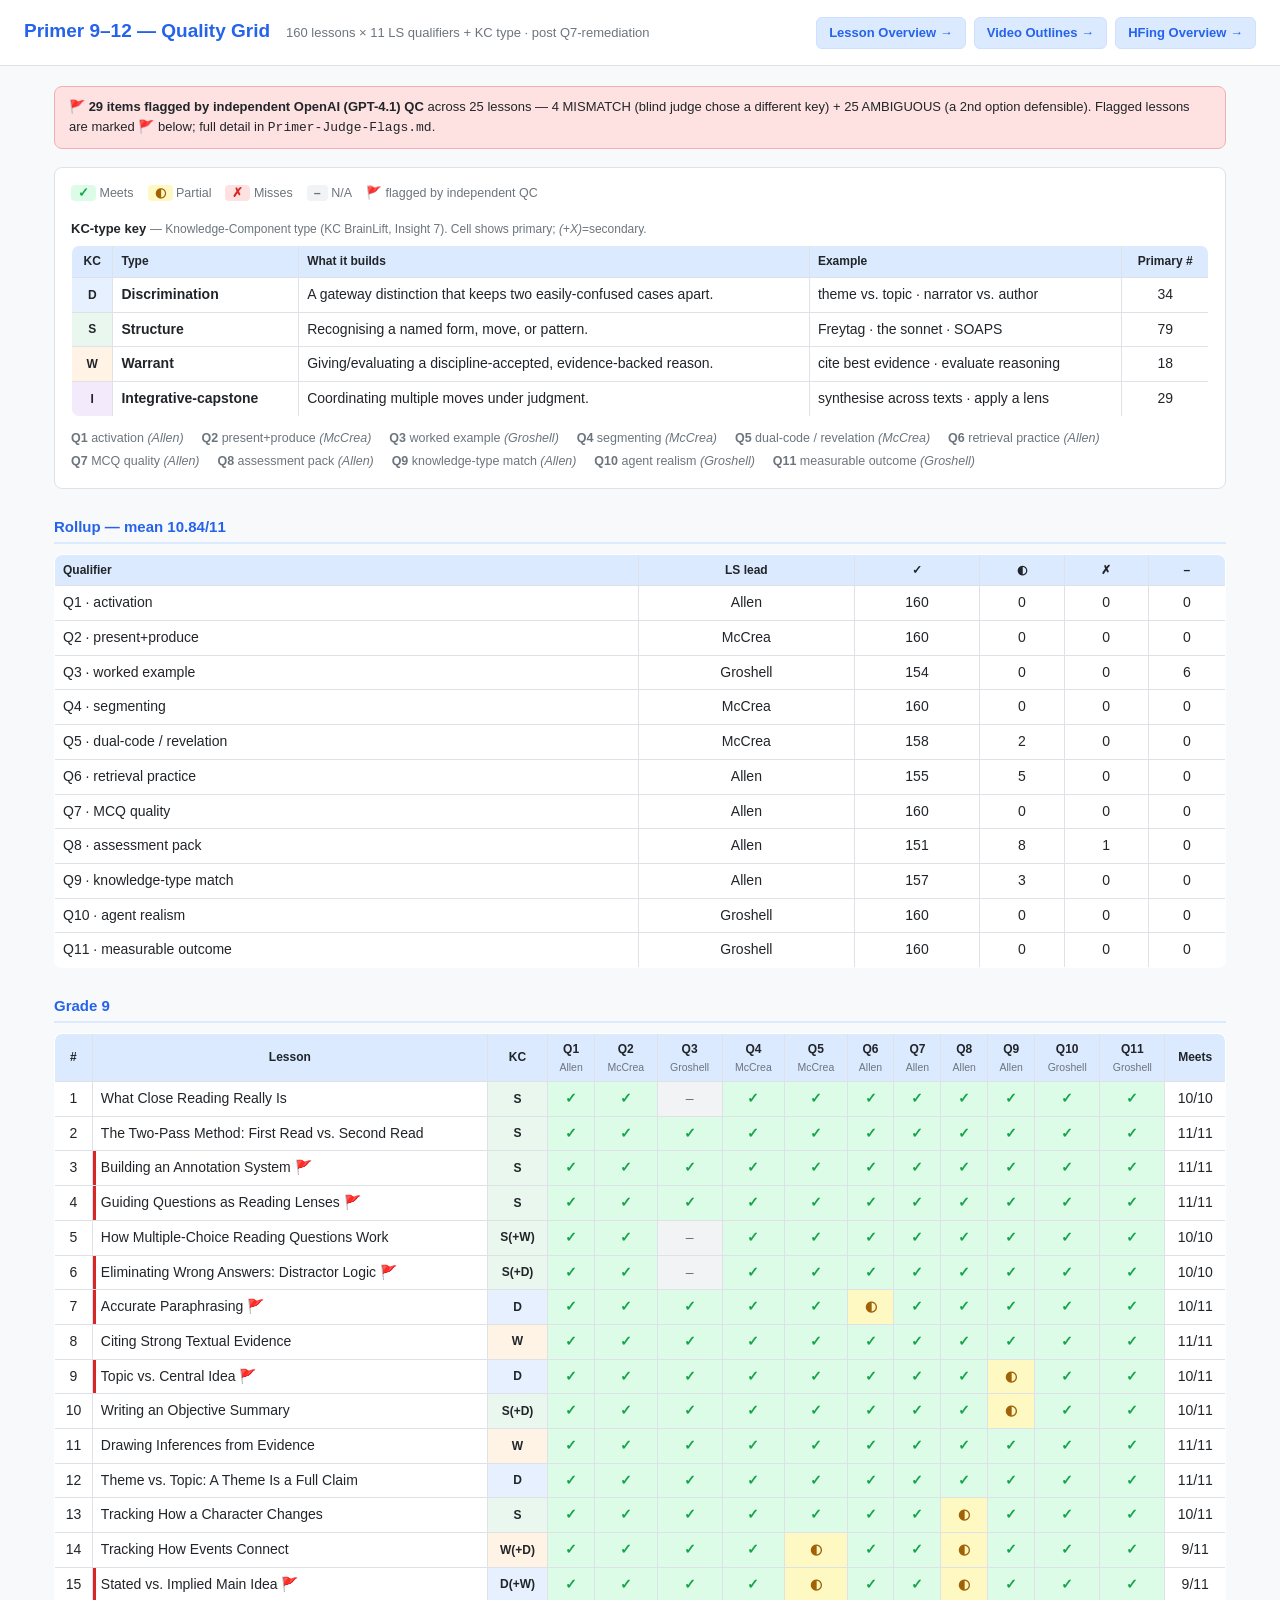
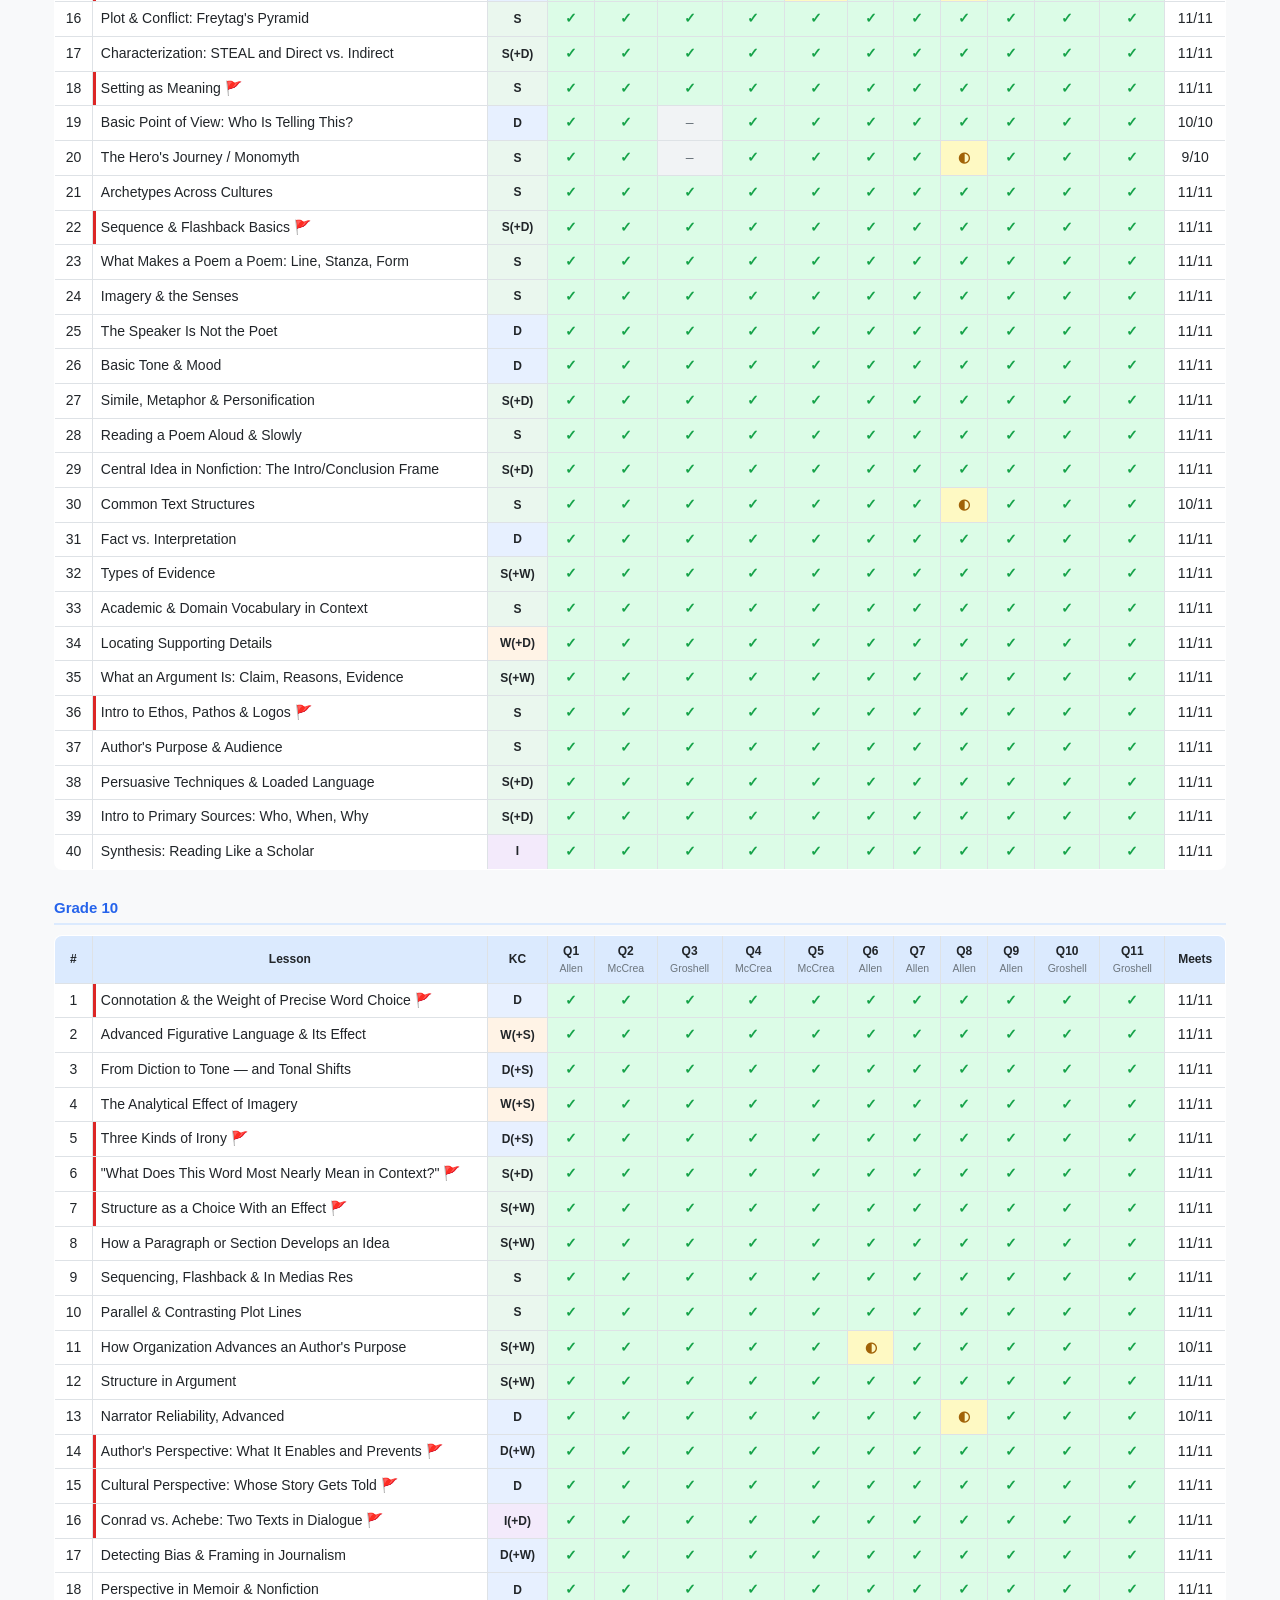
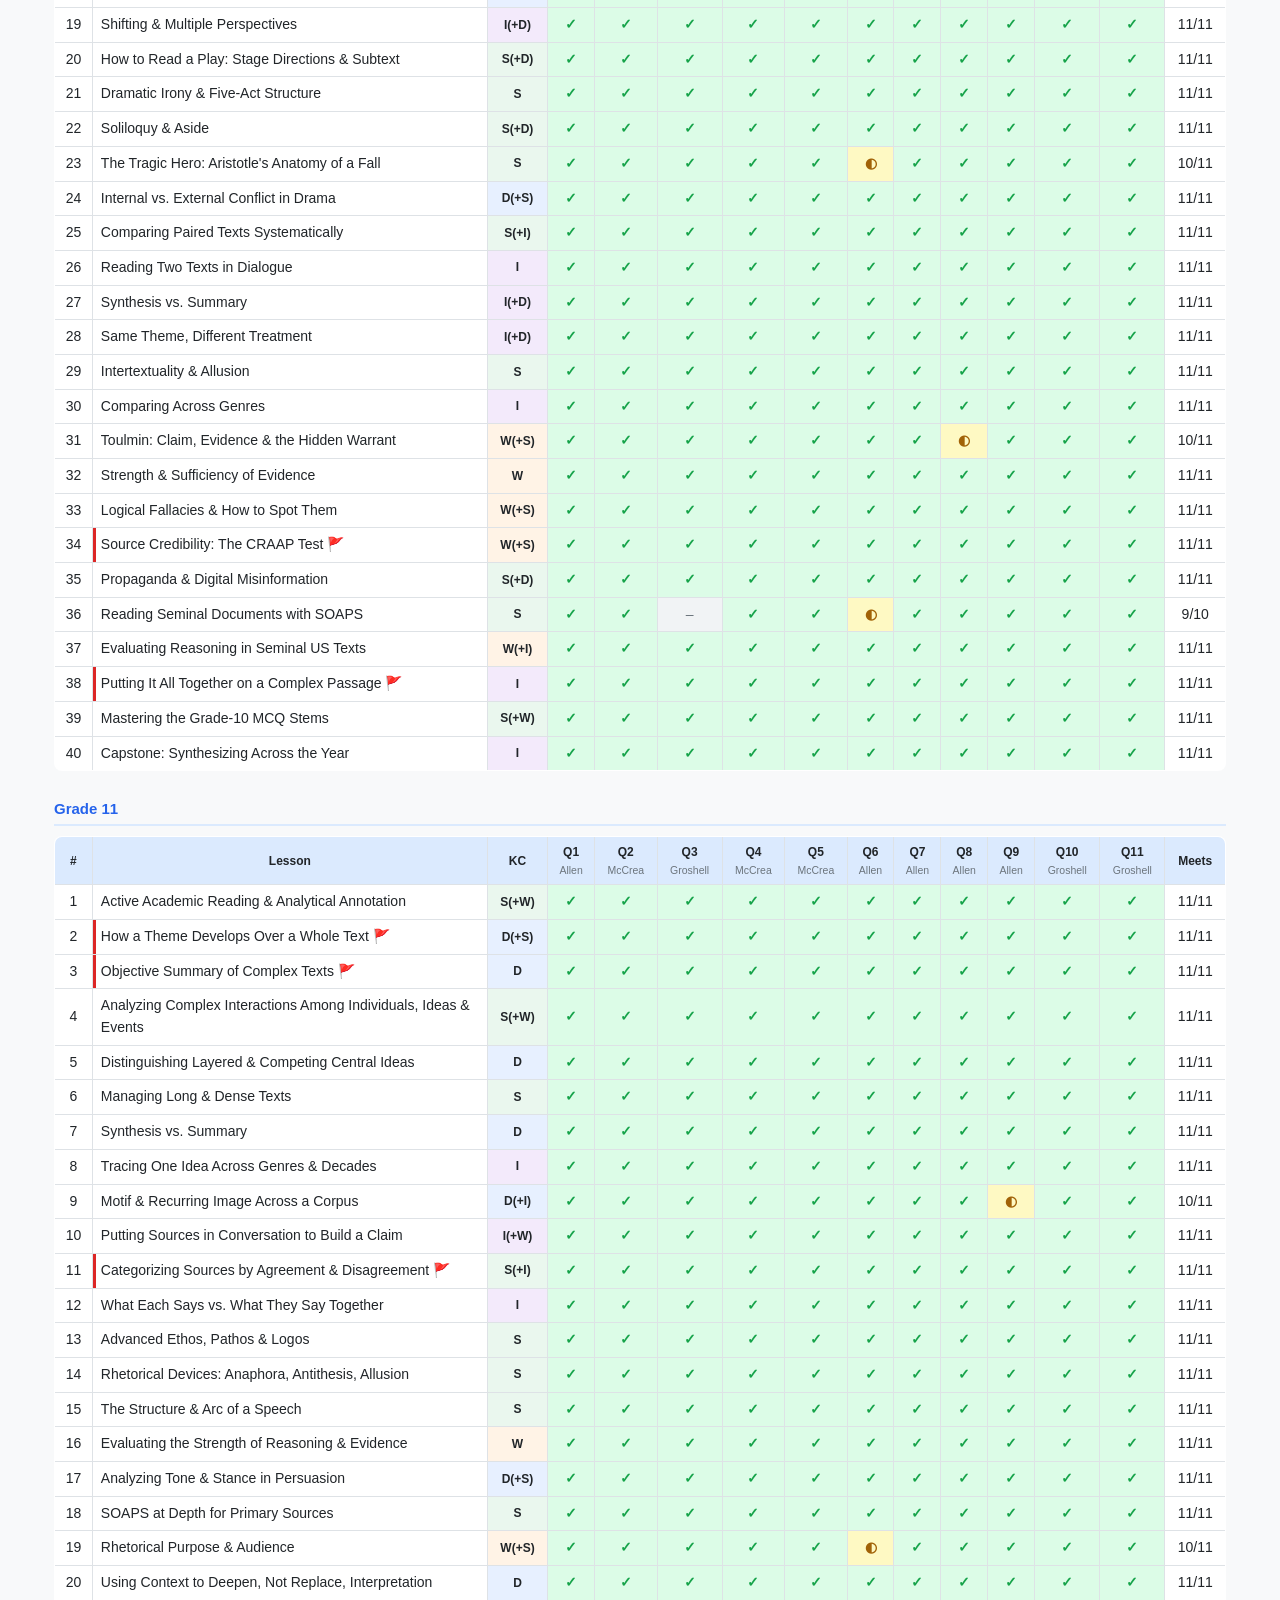
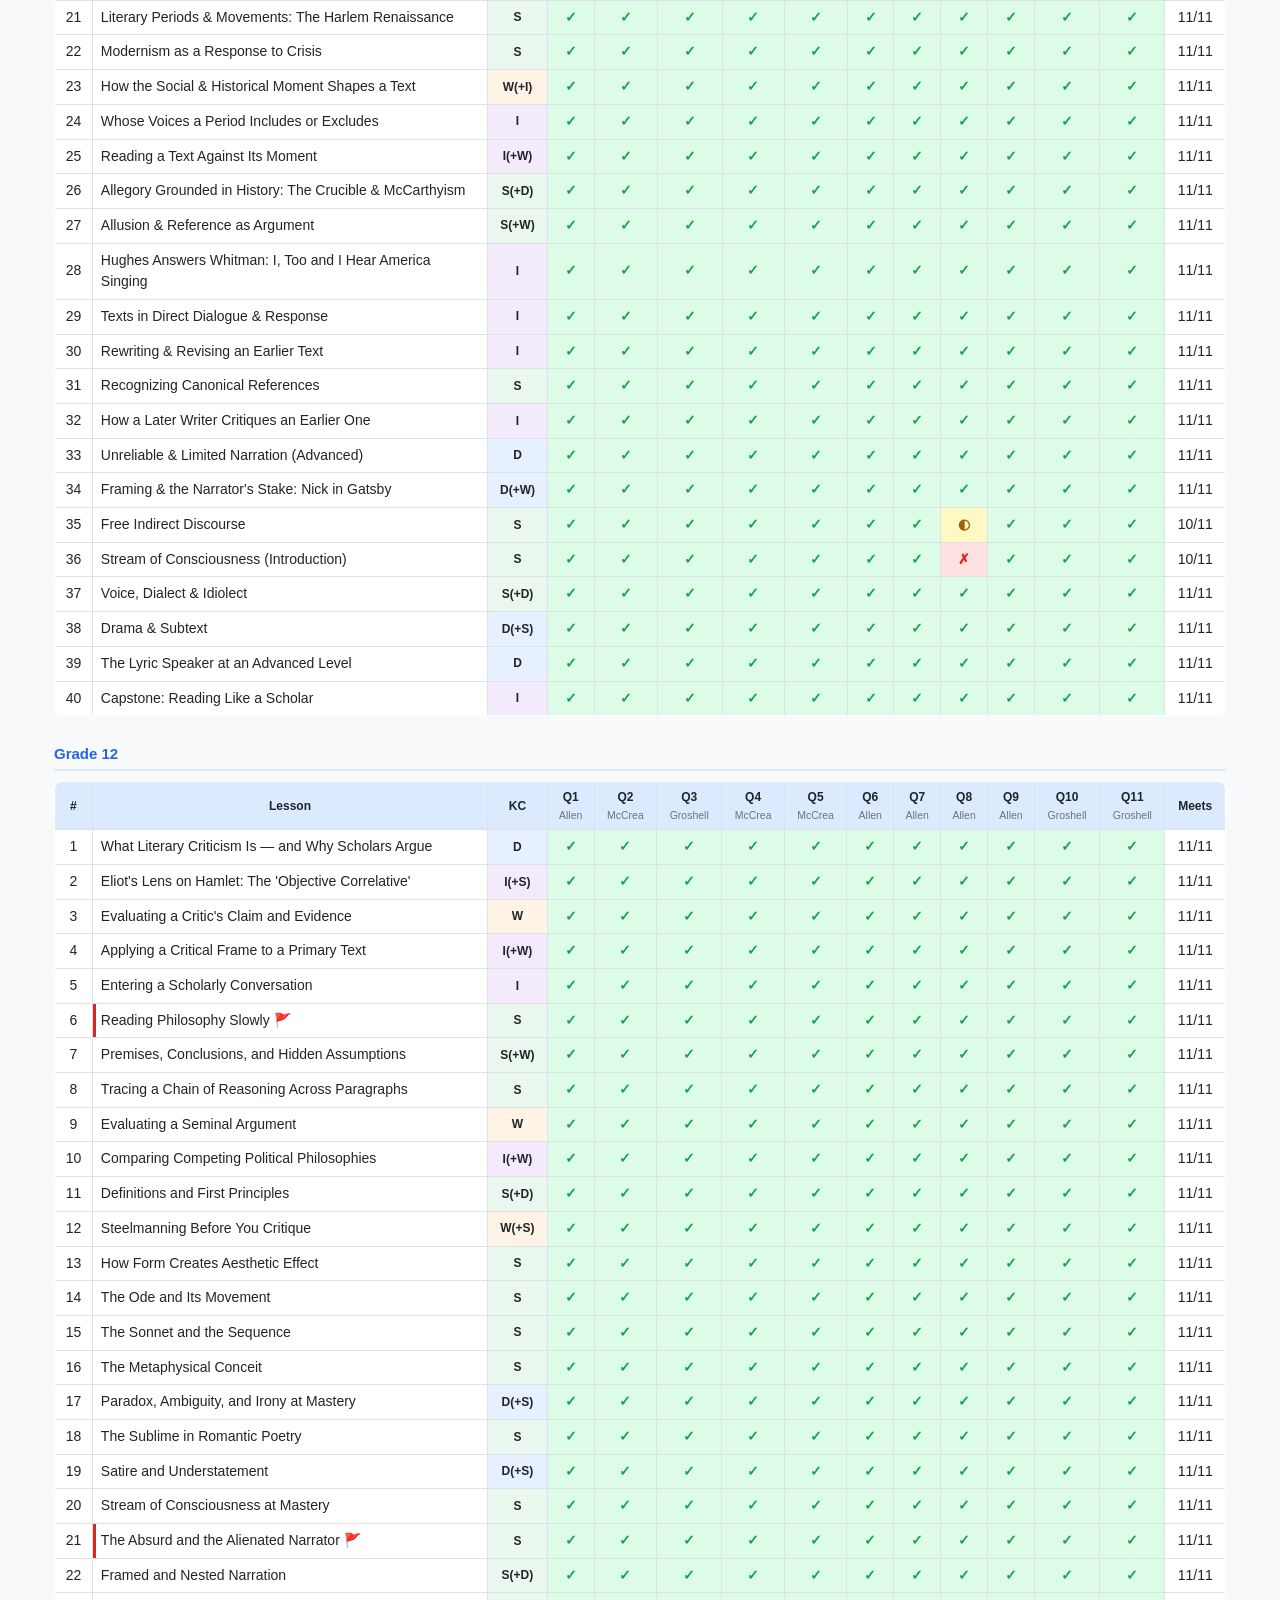
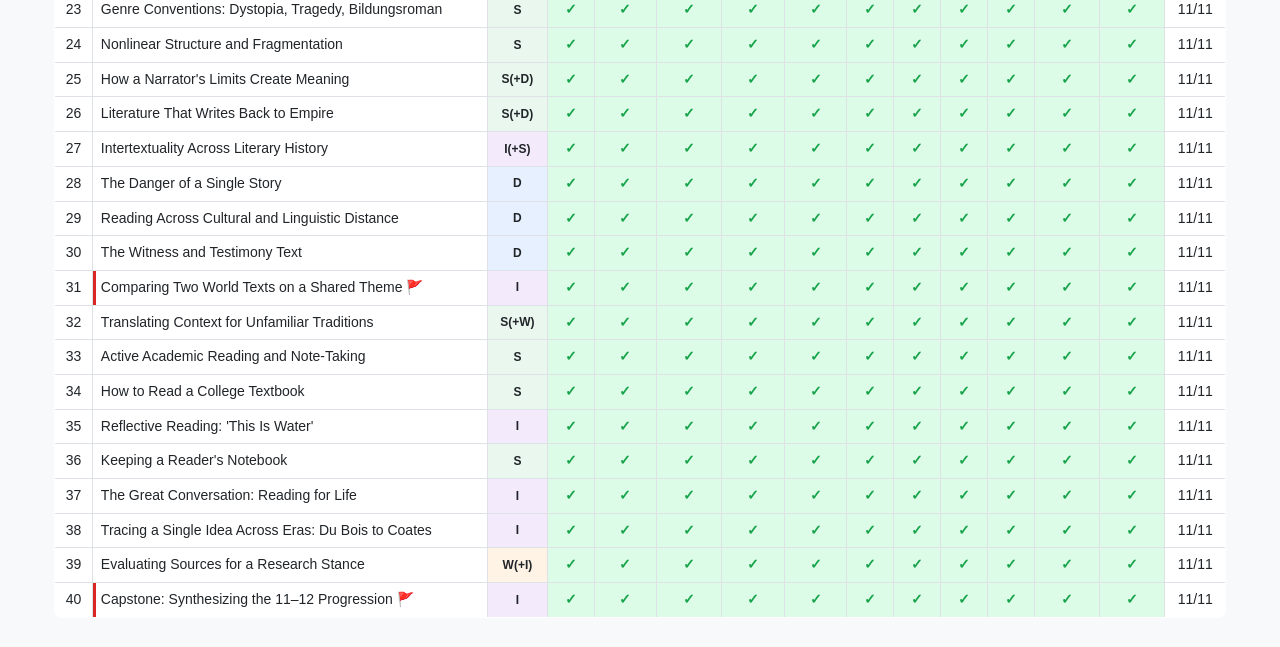
<file: primer-quality-grid.html>
<!doctype html><html lang="en"><head><meta charset="utf-8"><meta name="viewport" content="width=device-width,initial-scale=1">
<title>Primer 9–12 · Quality Grid</title><style>
 :root{--bg:#f8f9fa;--surface:#fff;--border:#dee2e6;--text:#212529;--muted:#6c757d;--primary:#2563eb;--primary-light:#dbeafe;--ok:#16a34a;--ok-bg:#dcfce7;--x:#dc2626;--x-bg:#fee2e2;--p:#a16207;--p-bg:#fef9c3;}
 *{box-sizing:border-box} body{font:14px/1.55 -apple-system,BlinkMacSystemFont,"Segoe UI",Roboto,sans-serif;margin:0;color:var(--text);background:var(--bg)}
 .header{background:var(--surface);border-bottom:1px solid var(--border);padding:16px 24px;display:flex;align-items:baseline;gap:16px;flex-wrap:wrap}
 .header h1{margin:0;font-size:19px;color:var(--primary)} .header .date{color:var(--muted);font-size:13px}
 .header a{margin-left:auto;color:var(--primary);text-decoration:none;font-size:13px;font-weight:500} .header a:hover{text-decoration:underline}
 .wrap{max-width:1220px;margin:0 auto;padding:20px 24px}
 .card{background:var(--surface);border:1px solid var(--border);border-radius:8px;padding:14px 16px;margin-bottom:18px}
 .flagnote{background:var(--x-bg);border:1px solid #f3b0b0;border-radius:8px;padding:10px 14px;margin-bottom:18px;font-size:13px}
 .legend span{display:inline-block;margin:2px 14px 2px 0;font-size:12.5px;color:var(--muted)}
 .chip{padding:1px 7px;border-radius:4px} .chip.m{background:var(--ok-bg);color:var(--ok)} .chip.p{background:var(--p-bg);color:var(--p)} .chip.x{background:var(--x-bg);color:var(--x)} .chip.na{background:#f1f3f5;color:var(--muted)}
 table{border-collapse:collapse;width:100%;background:var(--surface);border:1px solid var(--border);border-radius:8px;overflow:hidden;margin:10px 0}
 th,td{border:1px solid var(--border);padding:6px 8px;text-align:center}
 th{background:var(--primary-light);color:var(--text);font-size:12px;font-weight:600} th small{display:block;font-weight:400;color:var(--muted);font-size:10.5px}
 td.lesson{text-align:left;max-width:340px} td.kc{font-weight:600;font-size:12px} .qc-flag{cursor:help}
 tr.flagged td.lesson{box-shadow:inset 3px 0 0 var(--x)}
 td.m{background:var(--ok-bg);color:var(--ok);font-weight:600} td.p{background:var(--p-bg);color:var(--p);font-weight:600} td.x{background:var(--x-bg);color:var(--x);font-weight:700} td.na{background:#f1f3f5;color:var(--muted)}
 h2{font-size:15px;color:var(--primary);margin:26px 0 6px;border-bottom:2px solid var(--primary-light);padding-bottom:4px} .roll td{text-align:left} .roll td.n{text-align:center}

 .hubnav{margin-left:auto;display:flex;flex-wrap:wrap;gap:8px;align-items:center}
 .hubnav a{margin-left:0;color:#2563eb;text-decoration:none;font-weight:600;font-size:13px;background:#dbeafe;padding:5px 12px;border-radius:6px;border:1px solid #cfe0fd}
 .hubnav a:hover{background:#c7dbfd;text-decoration:none}
</style></head><body>
<header class="header"><h1>Primer 9–12 — Quality Grid</h1><span class="date">160 lessons × 11 LS qualifiers + KC type · post Q7-remediation</span><nav class="hubnav"><a href="primer-overview.html">Lesson Overview &rarr;</a><a href="primer-g9-12.html">Video Outlines &rarr;</a><a href="hfing-overview.html">HFing Overview &rarr;</a></nav></header>
<div class="wrap">
<div class="flagnote">🚩 <b>29 items flagged by independent OpenAI (GPT-4.1) QC</b> across 25 lessons — 4 MISMATCH (blind judge chose a different key) + 25 AMBIGUOUS (a 2nd option defensible). Flagged lessons are marked 🚩 below; full detail in <code>Primer-Judge-Flags.md</code>.</div>
<div class="card"><div class="legend"><span><b class="chip m">✓</b> Meets</span><span><b class="chip p">◐</b> Partial</span><span><b class="chip x">✗</b> Misses</span><span><b class="chip na">–</b> N/A</span><span>🚩 flagged by independent QC</span></div>
<div style="margin-top:12px"><b style="font-size:13px">KC-type key</b> <span style="color:var(--muted);font-size:12px">— Knowledge-Component type (KC BrainLift, Insight 7). Cell shows primary; <i>(+X)</i>=secondary.</span>
<table style="margin-top:6px"><tr><th>KC</th><th style="text-align:left">Type</th><th style="text-align:left">What it builds</th><th style="text-align:left">Example</th><th>Primary #</th></tr>
<tr><td class="kc" style="background:#e7f0ff">D</td><td style="text-align:left"><b>Discrimination</b></td><td style="text-align:left">A gateway distinction that keeps two easily-confused cases apart.</td><td style="text-align:left">theme vs. topic · narrator vs. author</td><td>34</td></tr>
<tr><td class="kc" style="background:#eaf7ee">S</td><td style="text-align:left"><b>Structure</b></td><td style="text-align:left">Recognising a named form, move, or pattern.</td><td style="text-align:left">Freytag · the sonnet · SOAPS</td><td>79</td></tr>
<tr><td class="kc" style="background:#fff3e6">W</td><td style="text-align:left"><b>Warrant</b></td><td style="text-align:left">Giving/evaluating a discipline-accepted, evidence-backed reason.</td><td style="text-align:left">cite best evidence · evaluate reasoning</td><td>18</td></tr>
<tr><td class="kc" style="background:#f3eafb">I</td><td style="text-align:left"><b>Integrative-capstone</b></td><td style="text-align:left">Coordinating multiple moves under judgment.</td><td style="text-align:left">synthesise across texts · apply a lens</td><td>29</td></tr></table></div>
<div class="legend" style="margin-top:10px">
<span><b>Q1</b> activation <i>(Allen)</i></span>
<span><b>Q2</b> present+produce <i>(McCrea)</i></span>
<span><b>Q3</b> worked example <i>(Groshell)</i></span>
<span><b>Q4</b> segmenting <i>(McCrea)</i></span>
<span><b>Q5</b> dual-code / revelation <i>(McCrea)</i></span>
<span><b>Q6</b> retrieval practice <i>(Allen)</i></span>
<span><b>Q7</b> MCQ quality <i>(Allen)</i></span>
<span><b>Q8</b> assessment pack <i>(Allen)</i></span>
<span><b>Q9</b> knowledge-type match <i>(Allen)</i></span>
<span><b>Q10</b> agent realism <i>(Groshell)</i></span>
<span><b>Q11</b> measurable outcome <i>(Groshell)</i></span>
</div></div><h2>Rollup — mean 10.84/11</h2><table class="roll"><tr><th style="text-align:left">Qualifier</th><th>LS lead</th><th>✓</th><th>◐</th><th>✗</th><th>–</th></tr>
<tr><td>Q1 · activation</td><td class="n">Allen</td><td class="n">160</td><td class="n">0</td><td class="n">0</td><td class="n">0</td></tr>
<tr><td>Q2 · present+produce</td><td class="n">McCrea</td><td class="n">160</td><td class="n">0</td><td class="n">0</td><td class="n">0</td></tr>
<tr><td>Q3 · worked example</td><td class="n">Groshell</td><td class="n">154</td><td class="n">0</td><td class="n">0</td><td class="n">6</td></tr>
<tr><td>Q4 · segmenting</td><td class="n">McCrea</td><td class="n">160</td><td class="n">0</td><td class="n">0</td><td class="n">0</td></tr>
<tr><td>Q5 · dual-code / revelation</td><td class="n">McCrea</td><td class="n">158</td><td class="n">2</td><td class="n">0</td><td class="n">0</td></tr>
<tr><td>Q6 · retrieval practice</td><td class="n">Allen</td><td class="n">155</td><td class="n">5</td><td class="n">0</td><td class="n">0</td></tr>
<tr><td>Q7 · MCQ quality</td><td class="n">Allen</td><td class="n">160</td><td class="n">0</td><td class="n">0</td><td class="n">0</td></tr>
<tr><td>Q8 · assessment pack</td><td class="n">Allen</td><td class="n">151</td><td class="n">8</td><td class="n">1</td><td class="n">0</td></tr>
<tr><td>Q9 · knowledge-type match</td><td class="n">Allen</td><td class="n">157</td><td class="n">3</td><td class="n">0</td><td class="n">0</td></tr>
<tr><td>Q10 · agent realism</td><td class="n">Groshell</td><td class="n">160</td><td class="n">0</td><td class="n">0</td><td class="n">0</td></tr>
<tr><td>Q11 · measurable outcome</td><td class="n">Groshell</td><td class="n">160</td><td class="n">0</td><td class="n">0</td><td class="n">0</td></tr>
</table>
<h2>Grade 9</h2><table><tr><th>#</th><th class="lesson">Lesson</th><th>KC</th><th>Q1<small>Allen</small></th><th>Q2<small>McCrea</small></th><th>Q3<small>Groshell</small></th><th>Q4<small>McCrea</small></th><th>Q5<small>McCrea</small></th><th>Q6<small>Allen</small></th><th>Q7<small>Allen</small></th><th>Q8<small>Allen</small></th><th>Q9<small>Allen</small></th><th>Q10<small>Groshell</small></th><th>Q11<small>Groshell</small></th><th>Meets</th></tr>
<tr><td>1</td><td class="lesson">What Close Reading Really Is</td><td class="kc" style="background:#eaf7ee">S</td><td class="m">✓</td><td class="m">✓</td><td class="na">–</td><td class="m">✓</td><td class="m">✓</td><td class="m">✓</td><td class="m">✓</td><td class="m">✓</td><td class="m">✓</td><td class="m">✓</td><td class="m">✓</td><td>10/10</td></tr>
<tr><td>2</td><td class="lesson">The Two-Pass Method: First Read vs. Second Read</td><td class="kc" style="background:#eaf7ee">S</td><td class="m">✓</td><td class="m">✓</td><td class="m">✓</td><td class="m">✓</td><td class="m">✓</td><td class="m">✓</td><td class="m">✓</td><td class="m">✓</td><td class="m">✓</td><td class="m">✓</td><td class="m">✓</td><td>11/11</td></tr>
<tr class="flagged"><td>3</td><td class="lesson">Building an Annotation System <span class="qc-flag" title="L3Q-READ (AMBIGUOUS)">🚩</span></td><td class="kc" style="background:#eaf7ee">S</td><td class="m">✓</td><td class="m">✓</td><td class="m">✓</td><td class="m">✓</td><td class="m">✓</td><td class="m">✓</td><td class="m">✓</td><td class="m">✓</td><td class="m">✓</td><td class="m">✓</td><td class="m">✓</td><td>11/11</td></tr>
<tr class="flagged"><td>4</td><td class="lesson">Guiding Questions as Reading Lenses <span class="qc-flag" title="L4Q-READ (AMBIGUOUS), L4Q7 (AMBIGUOUS)">🚩</span></td><td class="kc" style="background:#eaf7ee">S</td><td class="m">✓</td><td class="m">✓</td><td class="m">✓</td><td class="m">✓</td><td class="m">✓</td><td class="m">✓</td><td class="m">✓</td><td class="m">✓</td><td class="m">✓</td><td class="m">✓</td><td class="m">✓</td><td>11/11</td></tr>
<tr><td>5</td><td class="lesson">How Multiple-Choice Reading Questions Work</td><td class="kc" style="background:#eaf7ee">S(+W)</td><td class="m">✓</td><td class="m">✓</td><td class="na">–</td><td class="m">✓</td><td class="m">✓</td><td class="m">✓</td><td class="m">✓</td><td class="m">✓</td><td class="m">✓</td><td class="m">✓</td><td class="m">✓</td><td>10/10</td></tr>
<tr class="flagged"><td>6</td><td class="lesson">Eliminating Wrong Answers: Distractor Logic <span class="qc-flag" title="L6Q2 (MISMATCH)">🚩</span></td><td class="kc" style="background:#eaf7ee">S(+D)</td><td class="m">✓</td><td class="m">✓</td><td class="na">–</td><td class="m">✓</td><td class="m">✓</td><td class="m">✓</td><td class="m">✓</td><td class="m">✓</td><td class="m">✓</td><td class="m">✓</td><td class="m">✓</td><td>10/10</td></tr>
<tr class="flagged"><td>7</td><td class="lesson">Accurate Paraphrasing <span class="qc-flag" title="L7Q5 (AMBIGUOUS)">🚩</span></td><td class="kc" style="background:#e7f0ff">D</td><td class="m">✓</td><td class="m">✓</td><td class="m">✓</td><td class="m">✓</td><td class="m">✓</td><td class="p">◐</td><td class="m">✓</td><td class="m">✓</td><td class="m">✓</td><td class="m">✓</td><td class="m">✓</td><td>10/11</td></tr>
<tr><td>8</td><td class="lesson">Citing Strong Textual Evidence</td><td class="kc" style="background:#fff3e6">W</td><td class="m">✓</td><td class="m">✓</td><td class="m">✓</td><td class="m">✓</td><td class="m">✓</td><td class="m">✓</td><td class="m">✓</td><td class="m">✓</td><td class="m">✓</td><td class="m">✓</td><td class="m">✓</td><td>11/11</td></tr>
<tr class="flagged"><td>9</td><td class="lesson">Topic vs. Central Idea <span class="qc-flag" title="L9Q7 (AMBIGUOUS)">🚩</span></td><td class="kc" style="background:#e7f0ff">D</td><td class="m">✓</td><td class="m">✓</td><td class="m">✓</td><td class="m">✓</td><td class="m">✓</td><td class="m">✓</td><td class="m">✓</td><td class="m">✓</td><td class="p">◐</td><td class="m">✓</td><td class="m">✓</td><td>10/11</td></tr>
<tr><td>10</td><td class="lesson">Writing an Objective Summary</td><td class="kc" style="background:#eaf7ee">S(+D)</td><td class="m">✓</td><td class="m">✓</td><td class="m">✓</td><td class="m">✓</td><td class="m">✓</td><td class="m">✓</td><td class="m">✓</td><td class="m">✓</td><td class="p">◐</td><td class="m">✓</td><td class="m">✓</td><td>10/11</td></tr>
<tr><td>11</td><td class="lesson">Drawing Inferences from Evidence</td><td class="kc" style="background:#fff3e6">W</td><td class="m">✓</td><td class="m">✓</td><td class="m">✓</td><td class="m">✓</td><td class="m">✓</td><td class="m">✓</td><td class="m">✓</td><td class="m">✓</td><td class="m">✓</td><td class="m">✓</td><td class="m">✓</td><td>11/11</td></tr>
<tr><td>12</td><td class="lesson">Theme vs. Topic: A Theme Is a Full Claim</td><td class="kc" style="background:#e7f0ff">D</td><td class="m">✓</td><td class="m">✓</td><td class="m">✓</td><td class="m">✓</td><td class="m">✓</td><td class="m">✓</td><td class="m">✓</td><td class="m">✓</td><td class="m">✓</td><td class="m">✓</td><td class="m">✓</td><td>11/11</td></tr>
<tr><td>13</td><td class="lesson">Tracking How a Character Changes</td><td class="kc" style="background:#eaf7ee">S</td><td class="m">✓</td><td class="m">✓</td><td class="m">✓</td><td class="m">✓</td><td class="m">✓</td><td class="m">✓</td><td class="m">✓</td><td class="p">◐</td><td class="m">✓</td><td class="m">✓</td><td class="m">✓</td><td>10/11</td></tr>
<tr><td>14</td><td class="lesson">Tracking How Events Connect</td><td class="kc" style="background:#fff3e6">W(+D)</td><td class="m">✓</td><td class="m">✓</td><td class="m">✓</td><td class="m">✓</td><td class="p">◐</td><td class="m">✓</td><td class="m">✓</td><td class="p">◐</td><td class="m">✓</td><td class="m">✓</td><td class="m">✓</td><td>9/11</td></tr>
<tr class="flagged"><td>15</td><td class="lesson">Stated vs. Implied Main Idea <span class="qc-flag" title="L15Q2 (AMBIGUOUS)">🚩</span></td><td class="kc" style="background:#e7f0ff">D(+W)</td><td class="m">✓</td><td class="m">✓</td><td class="m">✓</td><td class="m">✓</td><td class="p">◐</td><td class="m">✓</td><td class="m">✓</td><td class="p">◐</td><td class="m">✓</td><td class="m">✓</td><td class="m">✓</td><td>9/11</td></tr>
<tr><td>16</td><td class="lesson">Plot &amp; Conflict: Freytag&#x27;s Pyramid</td><td class="kc" style="background:#eaf7ee">S</td><td class="m">✓</td><td class="m">✓</td><td class="m">✓</td><td class="m">✓</td><td class="m">✓</td><td class="m">✓</td><td class="m">✓</td><td class="m">✓</td><td class="m">✓</td><td class="m">✓</td><td class="m">✓</td><td>11/11</td></tr>
<tr><td>17</td><td class="lesson">Characterization: STEAL and Direct vs. Indirect</td><td class="kc" style="background:#eaf7ee">S(+D)</td><td class="m">✓</td><td class="m">✓</td><td class="m">✓</td><td class="m">✓</td><td class="m">✓</td><td class="m">✓</td><td class="m">✓</td><td class="m">✓</td><td class="m">✓</td><td class="m">✓</td><td class="m">✓</td><td>11/11</td></tr>
<tr class="flagged"><td>18</td><td class="lesson">Setting as Meaning <span class="qc-flag" title="L18Q5 (AMBIGUOUS)">🚩</span></td><td class="kc" style="background:#eaf7ee">S</td><td class="m">✓</td><td class="m">✓</td><td class="m">✓</td><td class="m">✓</td><td class="m">✓</td><td class="m">✓</td><td class="m">✓</td><td class="m">✓</td><td class="m">✓</td><td class="m">✓</td><td class="m">✓</td><td>11/11</td></tr>
<tr><td>19</td><td class="lesson">Basic Point of View: Who Is Telling This?</td><td class="kc" style="background:#e7f0ff">D</td><td class="m">✓</td><td class="m">✓</td><td class="na">–</td><td class="m">✓</td><td class="m">✓</td><td class="m">✓</td><td class="m">✓</td><td class="m">✓</td><td class="m">✓</td><td class="m">✓</td><td class="m">✓</td><td>10/10</td></tr>
<tr><td>20</td><td class="lesson">The Hero&#x27;s Journey / Monomyth</td><td class="kc" style="background:#eaf7ee">S</td><td class="m">✓</td><td class="m">✓</td><td class="na">–</td><td class="m">✓</td><td class="m">✓</td><td class="m">✓</td><td class="m">✓</td><td class="p">◐</td><td class="m">✓</td><td class="m">✓</td><td class="m">✓</td><td>9/10</td></tr>
<tr><td>21</td><td class="lesson">Archetypes Across Cultures</td><td class="kc" style="background:#eaf7ee">S</td><td class="m">✓</td><td class="m">✓</td><td class="m">✓</td><td class="m">✓</td><td class="m">✓</td><td class="m">✓</td><td class="m">✓</td><td class="m">✓</td><td class="m">✓</td><td class="m">✓</td><td class="m">✓</td><td>11/11</td></tr>
<tr class="flagged"><td>22</td><td class="lesson">Sequence &amp; Flashback Basics <span class="qc-flag" title="L22Q2 (AMBIGUOUS)">🚩</span></td><td class="kc" style="background:#eaf7ee">S(+D)</td><td class="m">✓</td><td class="m">✓</td><td class="m">✓</td><td class="m">✓</td><td class="m">✓</td><td class="m">✓</td><td class="m">✓</td><td class="m">✓</td><td class="m">✓</td><td class="m">✓</td><td class="m">✓</td><td>11/11</td></tr>
<tr><td>23</td><td class="lesson">What Makes a Poem a Poem: Line, Stanza, Form</td><td class="kc" style="background:#eaf7ee">S</td><td class="m">✓</td><td class="m">✓</td><td class="m">✓</td><td class="m">✓</td><td class="m">✓</td><td class="m">✓</td><td class="m">✓</td><td class="m">✓</td><td class="m">✓</td><td class="m">✓</td><td class="m">✓</td><td>11/11</td></tr>
<tr><td>24</td><td class="lesson">Imagery &amp; the Senses</td><td class="kc" style="background:#eaf7ee">S</td><td class="m">✓</td><td class="m">✓</td><td class="m">✓</td><td class="m">✓</td><td class="m">✓</td><td class="m">✓</td><td class="m">✓</td><td class="m">✓</td><td class="m">✓</td><td class="m">✓</td><td class="m">✓</td><td>11/11</td></tr>
<tr><td>25</td><td class="lesson">The Speaker Is Not the Poet</td><td class="kc" style="background:#e7f0ff">D</td><td class="m">✓</td><td class="m">✓</td><td class="m">✓</td><td class="m">✓</td><td class="m">✓</td><td class="m">✓</td><td class="m">✓</td><td class="m">✓</td><td class="m">✓</td><td class="m">✓</td><td class="m">✓</td><td>11/11</td></tr>
<tr><td>26</td><td class="lesson">Basic Tone &amp; Mood</td><td class="kc" style="background:#e7f0ff">D</td><td class="m">✓</td><td class="m">✓</td><td class="m">✓</td><td class="m">✓</td><td class="m">✓</td><td class="m">✓</td><td class="m">✓</td><td class="m">✓</td><td class="m">✓</td><td class="m">✓</td><td class="m">✓</td><td>11/11</td></tr>
<tr><td>27</td><td class="lesson">Simile, Metaphor &amp; Personification</td><td class="kc" style="background:#eaf7ee">S(+D)</td><td class="m">✓</td><td class="m">✓</td><td class="m">✓</td><td class="m">✓</td><td class="m">✓</td><td class="m">✓</td><td class="m">✓</td><td class="m">✓</td><td class="m">✓</td><td class="m">✓</td><td class="m">✓</td><td>11/11</td></tr>
<tr><td>28</td><td class="lesson">Reading a Poem Aloud &amp; Slowly</td><td class="kc" style="background:#eaf7ee">S</td><td class="m">✓</td><td class="m">✓</td><td class="m">✓</td><td class="m">✓</td><td class="m">✓</td><td class="m">✓</td><td class="m">✓</td><td class="m">✓</td><td class="m">✓</td><td class="m">✓</td><td class="m">✓</td><td>11/11</td></tr>
<tr><td>29</td><td class="lesson">Central Idea in Nonfiction: The Intro/Conclusion Frame</td><td class="kc" style="background:#eaf7ee">S(+D)</td><td class="m">✓</td><td class="m">✓</td><td class="m">✓</td><td class="m">✓</td><td class="m">✓</td><td class="m">✓</td><td class="m">✓</td><td class="m">✓</td><td class="m">✓</td><td class="m">✓</td><td class="m">✓</td><td>11/11</td></tr>
<tr><td>30</td><td class="lesson">Common Text Structures</td><td class="kc" style="background:#eaf7ee">S</td><td class="m">✓</td><td class="m">✓</td><td class="m">✓</td><td class="m">✓</td><td class="m">✓</td><td class="m">✓</td><td class="m">✓</td><td class="p">◐</td><td class="m">✓</td><td class="m">✓</td><td class="m">✓</td><td>10/11</td></tr>
<tr><td>31</td><td class="lesson">Fact vs. Interpretation</td><td class="kc" style="background:#e7f0ff">D</td><td class="m">✓</td><td class="m">✓</td><td class="m">✓</td><td class="m">✓</td><td class="m">✓</td><td class="m">✓</td><td class="m">✓</td><td class="m">✓</td><td class="m">✓</td><td class="m">✓</td><td class="m">✓</td><td>11/11</td></tr>
<tr><td>32</td><td class="lesson">Types of Evidence</td><td class="kc" style="background:#eaf7ee">S(+W)</td><td class="m">✓</td><td class="m">✓</td><td class="m">✓</td><td class="m">✓</td><td class="m">✓</td><td class="m">✓</td><td class="m">✓</td><td class="m">✓</td><td class="m">✓</td><td class="m">✓</td><td class="m">✓</td><td>11/11</td></tr>
<tr><td>33</td><td class="lesson">Academic &amp; Domain Vocabulary in Context</td><td class="kc" style="background:#eaf7ee">S</td><td class="m">✓</td><td class="m">✓</td><td class="m">✓</td><td class="m">✓</td><td class="m">✓</td><td class="m">✓</td><td class="m">✓</td><td class="m">✓</td><td class="m">✓</td><td class="m">✓</td><td class="m">✓</td><td>11/11</td></tr>
<tr><td>34</td><td class="lesson">Locating Supporting Details</td><td class="kc" style="background:#fff3e6">W(+D)</td><td class="m">✓</td><td class="m">✓</td><td class="m">✓</td><td class="m">✓</td><td class="m">✓</td><td class="m">✓</td><td class="m">✓</td><td class="m">✓</td><td class="m">✓</td><td class="m">✓</td><td class="m">✓</td><td>11/11</td></tr>
<tr><td>35</td><td class="lesson">What an Argument Is: Claim, Reasons, Evidence</td><td class="kc" style="background:#eaf7ee">S(+W)</td><td class="m">✓</td><td class="m">✓</td><td class="m">✓</td><td class="m">✓</td><td class="m">✓</td><td class="m">✓</td><td class="m">✓</td><td class="m">✓</td><td class="m">✓</td><td class="m">✓</td><td class="m">✓</td><td>11/11</td></tr>
<tr class="flagged"><td>36</td><td class="lesson">Intro to Ethos, Pathos &amp; Logos <span class="qc-flag" title="L36Q6 (MISMATCH)">🚩</span></td><td class="kc" style="background:#eaf7ee">S</td><td class="m">✓</td><td class="m">✓</td><td class="m">✓</td><td class="m">✓</td><td class="m">✓</td><td class="m">✓</td><td class="m">✓</td><td class="m">✓</td><td class="m">✓</td><td class="m">✓</td><td class="m">✓</td><td>11/11</td></tr>
<tr><td>37</td><td class="lesson">Author&#x27;s Purpose &amp; Audience</td><td class="kc" style="background:#eaf7ee">S</td><td class="m">✓</td><td class="m">✓</td><td class="m">✓</td><td class="m">✓</td><td class="m">✓</td><td class="m">✓</td><td class="m">✓</td><td class="m">✓</td><td class="m">✓</td><td class="m">✓</td><td class="m">✓</td><td>11/11</td></tr>
<tr><td>38</td><td class="lesson">Persuasive Techniques &amp; Loaded Language</td><td class="kc" style="background:#eaf7ee">S(+D)</td><td class="m">✓</td><td class="m">✓</td><td class="m">✓</td><td class="m">✓</td><td class="m">✓</td><td class="m">✓</td><td class="m">✓</td><td class="m">✓</td><td class="m">✓</td><td class="m">✓</td><td class="m">✓</td><td>11/11</td></tr>
<tr><td>39</td><td class="lesson">Intro to Primary Sources: Who, When, Why</td><td class="kc" style="background:#eaf7ee">S(+D)</td><td class="m">✓</td><td class="m">✓</td><td class="m">✓</td><td class="m">✓</td><td class="m">✓</td><td class="m">✓</td><td class="m">✓</td><td class="m">✓</td><td class="m">✓</td><td class="m">✓</td><td class="m">✓</td><td>11/11</td></tr>
<tr><td>40</td><td class="lesson">Synthesis: Reading Like a Scholar</td><td class="kc" style="background:#f3eafb">I</td><td class="m">✓</td><td class="m">✓</td><td class="m">✓</td><td class="m">✓</td><td class="m">✓</td><td class="m">✓</td><td class="m">✓</td><td class="m">✓</td><td class="m">✓</td><td class="m">✓</td><td class="m">✓</td><td>11/11</td></tr>
</table>
<h2>Grade 10</h2><table><tr><th>#</th><th class="lesson">Lesson</th><th>KC</th><th>Q1<small>Allen</small></th><th>Q2<small>McCrea</small></th><th>Q3<small>Groshell</small></th><th>Q4<small>McCrea</small></th><th>Q5<small>McCrea</small></th><th>Q6<small>Allen</small></th><th>Q7<small>Allen</small></th><th>Q8<small>Allen</small></th><th>Q9<small>Allen</small></th><th>Q10<small>Groshell</small></th><th>Q11<small>Groshell</small></th><th>Meets</th></tr>
<tr class="flagged"><td>1</td><td class="lesson">Connotation &amp; the Weight of Precise Word Choice <span class="qc-flag" title="L1Q3 (AMBIGUOUS)">🚩</span></td><td class="kc" style="background:#e7f0ff">D</td><td class="m">✓</td><td class="m">✓</td><td class="m">✓</td><td class="m">✓</td><td class="m">✓</td><td class="m">✓</td><td class="m">✓</td><td class="m">✓</td><td class="m">✓</td><td class="m">✓</td><td class="m">✓</td><td>11/11</td></tr>
<tr><td>2</td><td class="lesson">Advanced Figurative Language &amp; Its Effect</td><td class="kc" style="background:#fff3e6">W(+S)</td><td class="m">✓</td><td class="m">✓</td><td class="m">✓</td><td class="m">✓</td><td class="m">✓</td><td class="m">✓</td><td class="m">✓</td><td class="m">✓</td><td class="m">✓</td><td class="m">✓</td><td class="m">✓</td><td>11/11</td></tr>
<tr><td>3</td><td class="lesson">From Diction to Tone — and Tonal Shifts</td><td class="kc" style="background:#e7f0ff">D(+S)</td><td class="m">✓</td><td class="m">✓</td><td class="m">✓</td><td class="m">✓</td><td class="m">✓</td><td class="m">✓</td><td class="m">✓</td><td class="m">✓</td><td class="m">✓</td><td class="m">✓</td><td class="m">✓</td><td>11/11</td></tr>
<tr><td>4</td><td class="lesson">The Analytical Effect of Imagery</td><td class="kc" style="background:#fff3e6">W(+S)</td><td class="m">✓</td><td class="m">✓</td><td class="m">✓</td><td class="m">✓</td><td class="m">✓</td><td class="m">✓</td><td class="m">✓</td><td class="m">✓</td><td class="m">✓</td><td class="m">✓</td><td class="m">✓</td><td>11/11</td></tr>
<tr class="flagged"><td>5</td><td class="lesson">Three Kinds of Irony <span class="qc-flag" title="L5Q5 (AMBIGUOUS)">🚩</span></td><td class="kc" style="background:#e7f0ff">D(+S)</td><td class="m">✓</td><td class="m">✓</td><td class="m">✓</td><td class="m">✓</td><td class="m">✓</td><td class="m">✓</td><td class="m">✓</td><td class="m">✓</td><td class="m">✓</td><td class="m">✓</td><td class="m">✓</td><td>11/11</td></tr>
<tr class="flagged"><td>6</td><td class="lesson">&quot;What Does This Word Most Nearly Mean in Context?&quot; <span class="qc-flag" title="L6Q2 (AMBIGUOUS), L6Q6 (AMBIGUOUS)">🚩</span></td><td class="kc" style="background:#eaf7ee">S(+D)</td><td class="m">✓</td><td class="m">✓</td><td class="m">✓</td><td class="m">✓</td><td class="m">✓</td><td class="m">✓</td><td class="m">✓</td><td class="m">✓</td><td class="m">✓</td><td class="m">✓</td><td class="m">✓</td><td>11/11</td></tr>
<tr class="flagged"><td>7</td><td class="lesson">Structure as a Choice With an Effect <span class="qc-flag" title="L7Q3 (AMBIGUOUS)">🚩</span></td><td class="kc" style="background:#eaf7ee">S(+W)</td><td class="m">✓</td><td class="m">✓</td><td class="m">✓</td><td class="m">✓</td><td class="m">✓</td><td class="m">✓</td><td class="m">✓</td><td class="m">✓</td><td class="m">✓</td><td class="m">✓</td><td class="m">✓</td><td>11/11</td></tr>
<tr><td>8</td><td class="lesson">How a Paragraph or Section Develops an Idea</td><td class="kc" style="background:#eaf7ee">S(+W)</td><td class="m">✓</td><td class="m">✓</td><td class="m">✓</td><td class="m">✓</td><td class="m">✓</td><td class="m">✓</td><td class="m">✓</td><td class="m">✓</td><td class="m">✓</td><td class="m">✓</td><td class="m">✓</td><td>11/11</td></tr>
<tr><td>9</td><td class="lesson">Sequencing, Flashback &amp; In Medias Res</td><td class="kc" style="background:#eaf7ee">S</td><td class="m">✓</td><td class="m">✓</td><td class="m">✓</td><td class="m">✓</td><td class="m">✓</td><td class="m">✓</td><td class="m">✓</td><td class="m">✓</td><td class="m">✓</td><td class="m">✓</td><td class="m">✓</td><td>11/11</td></tr>
<tr><td>10</td><td class="lesson">Parallel &amp; Contrasting Plot Lines</td><td class="kc" style="background:#eaf7ee">S</td><td class="m">✓</td><td class="m">✓</td><td class="m">✓</td><td class="m">✓</td><td class="m">✓</td><td class="m">✓</td><td class="m">✓</td><td class="m">✓</td><td class="m">✓</td><td class="m">✓</td><td class="m">✓</td><td>11/11</td></tr>
<tr><td>11</td><td class="lesson">How Organization Advances an Author&#x27;s Purpose</td><td class="kc" style="background:#eaf7ee">S(+W)</td><td class="m">✓</td><td class="m">✓</td><td class="m">✓</td><td class="m">✓</td><td class="m">✓</td><td class="p">◐</td><td class="m">✓</td><td class="m">✓</td><td class="m">✓</td><td class="m">✓</td><td class="m">✓</td><td>10/11</td></tr>
<tr><td>12</td><td class="lesson">Structure in Argument</td><td class="kc" style="background:#eaf7ee">S(+W)</td><td class="m">✓</td><td class="m">✓</td><td class="m">✓</td><td class="m">✓</td><td class="m">✓</td><td class="m">✓</td><td class="m">✓</td><td class="m">✓</td><td class="m">✓</td><td class="m">✓</td><td class="m">✓</td><td>11/11</td></tr>
<tr><td>13</td><td class="lesson">Narrator Reliability, Advanced</td><td class="kc" style="background:#e7f0ff">D</td><td class="m">✓</td><td class="m">✓</td><td class="m">✓</td><td class="m">✓</td><td class="m">✓</td><td class="m">✓</td><td class="m">✓</td><td class="p">◐</td><td class="m">✓</td><td class="m">✓</td><td class="m">✓</td><td>10/11</td></tr>
<tr class="flagged"><td>14</td><td class="lesson">Author&#x27;s Perspective: What It Enables and Prevents <span class="qc-flag" title="L14Q7 (MISMATCH)">🚩</span></td><td class="kc" style="background:#e7f0ff">D(+W)</td><td class="m">✓</td><td class="m">✓</td><td class="m">✓</td><td class="m">✓</td><td class="m">✓</td><td class="m">✓</td><td class="m">✓</td><td class="m">✓</td><td class="m">✓</td><td class="m">✓</td><td class="m">✓</td><td>11/11</td></tr>
<tr class="flagged"><td>15</td><td class="lesson">Cultural Perspective: Whose Story Gets Told <span class="qc-flag" title="L15Q7 (AMBIGUOUS)">🚩</span></td><td class="kc" style="background:#e7f0ff">D</td><td class="m">✓</td><td class="m">✓</td><td class="m">✓</td><td class="m">✓</td><td class="m">✓</td><td class="m">✓</td><td class="m">✓</td><td class="m">✓</td><td class="m">✓</td><td class="m">✓</td><td class="m">✓</td><td>11/11</td></tr>
<tr class="flagged"><td>16</td><td class="lesson">Conrad vs. Achebe: Two Texts in Dialogue <span class="qc-flag" title="L16Q6 (AMBIGUOUS), L16Q7 (AMBIGUOUS)">🚩</span></td><td class="kc" style="background:#f3eafb">I(+D)</td><td class="m">✓</td><td class="m">✓</td><td class="m">✓</td><td class="m">✓</td><td class="m">✓</td><td class="m">✓</td><td class="m">✓</td><td class="m">✓</td><td class="m">✓</td><td class="m">✓</td><td class="m">✓</td><td>11/11</td></tr>
<tr><td>17</td><td class="lesson">Detecting Bias &amp; Framing in Journalism</td><td class="kc" style="background:#e7f0ff">D(+W)</td><td class="m">✓</td><td class="m">✓</td><td class="m">✓</td><td class="m">✓</td><td class="m">✓</td><td class="m">✓</td><td class="m">✓</td><td class="m">✓</td><td class="m">✓</td><td class="m">✓</td><td class="m">✓</td><td>11/11</td></tr>
<tr><td>18</td><td class="lesson">Perspective in Memoir &amp; Nonfiction</td><td class="kc" style="background:#e7f0ff">D</td><td class="m">✓</td><td class="m">✓</td><td class="m">✓</td><td class="m">✓</td><td class="m">✓</td><td class="m">✓</td><td class="m">✓</td><td class="m">✓</td><td class="m">✓</td><td class="m">✓</td><td class="m">✓</td><td>11/11</td></tr>
<tr><td>19</td><td class="lesson">Shifting &amp; Multiple Perspectives</td><td class="kc" style="background:#f3eafb">I(+D)</td><td class="m">✓</td><td class="m">✓</td><td class="m">✓</td><td class="m">✓</td><td class="m">✓</td><td class="m">✓</td><td class="m">✓</td><td class="m">✓</td><td class="m">✓</td><td class="m">✓</td><td class="m">✓</td><td>11/11</td></tr>
<tr><td>20</td><td class="lesson">How to Read a Play: Stage Directions &amp; Subtext</td><td class="kc" style="background:#eaf7ee">S(+D)</td><td class="m">✓</td><td class="m">✓</td><td class="m">✓</td><td class="m">✓</td><td class="m">✓</td><td class="m">✓</td><td class="m">✓</td><td class="m">✓</td><td class="m">✓</td><td class="m">✓</td><td class="m">✓</td><td>11/11</td></tr>
<tr><td>21</td><td class="lesson">Dramatic Irony &amp; Five-Act Structure</td><td class="kc" style="background:#eaf7ee">S</td><td class="m">✓</td><td class="m">✓</td><td class="m">✓</td><td class="m">✓</td><td class="m">✓</td><td class="m">✓</td><td class="m">✓</td><td class="m">✓</td><td class="m">✓</td><td class="m">✓</td><td class="m">✓</td><td>11/11</td></tr>
<tr><td>22</td><td class="lesson">Soliloquy &amp; Aside</td><td class="kc" style="background:#eaf7ee">S(+D)</td><td class="m">✓</td><td class="m">✓</td><td class="m">✓</td><td class="m">✓</td><td class="m">✓</td><td class="m">✓</td><td class="m">✓</td><td class="m">✓</td><td class="m">✓</td><td class="m">✓</td><td class="m">✓</td><td>11/11</td></tr>
<tr><td>23</td><td class="lesson">The Tragic Hero: Aristotle&#x27;s Anatomy of a Fall</td><td class="kc" style="background:#eaf7ee">S</td><td class="m">✓</td><td class="m">✓</td><td class="m">✓</td><td class="m">✓</td><td class="m">✓</td><td class="p">◐</td><td class="m">✓</td><td class="m">✓</td><td class="m">✓</td><td class="m">✓</td><td class="m">✓</td><td>10/11</td></tr>
<tr><td>24</td><td class="lesson">Internal vs. External Conflict in Drama</td><td class="kc" style="background:#e7f0ff">D(+S)</td><td class="m">✓</td><td class="m">✓</td><td class="m">✓</td><td class="m">✓</td><td class="m">✓</td><td class="m">✓</td><td class="m">✓</td><td class="m">✓</td><td class="m">✓</td><td class="m">✓</td><td class="m">✓</td><td>11/11</td></tr>
<tr><td>25</td><td class="lesson">Comparing Paired Texts Systematically</td><td class="kc" style="background:#eaf7ee">S(+I)</td><td class="m">✓</td><td class="m">✓</td><td class="m">✓</td><td class="m">✓</td><td class="m">✓</td><td class="m">✓</td><td class="m">✓</td><td class="m">✓</td><td class="m">✓</td><td class="m">✓</td><td class="m">✓</td><td>11/11</td></tr>
<tr><td>26</td><td class="lesson">Reading Two Texts in Dialogue</td><td class="kc" style="background:#f3eafb">I</td><td class="m">✓</td><td class="m">✓</td><td class="m">✓</td><td class="m">✓</td><td class="m">✓</td><td class="m">✓</td><td class="m">✓</td><td class="m">✓</td><td class="m">✓</td><td class="m">✓</td><td class="m">✓</td><td>11/11</td></tr>
<tr><td>27</td><td class="lesson">Synthesis vs. Summary</td><td class="kc" style="background:#f3eafb">I(+D)</td><td class="m">✓</td><td class="m">✓</td><td class="m">✓</td><td class="m">✓</td><td class="m">✓</td><td class="m">✓</td><td class="m">✓</td><td class="m">✓</td><td class="m">✓</td><td class="m">✓</td><td class="m">✓</td><td>11/11</td></tr>
<tr><td>28</td><td class="lesson">Same Theme, Different Treatment</td><td class="kc" style="background:#f3eafb">I(+D)</td><td class="m">✓</td><td class="m">✓</td><td class="m">✓</td><td class="m">✓</td><td class="m">✓</td><td class="m">✓</td><td class="m">✓</td><td class="m">✓</td><td class="m">✓</td><td class="m">✓</td><td class="m">✓</td><td>11/11</td></tr>
<tr><td>29</td><td class="lesson">Intertextuality &amp; Allusion</td><td class="kc" style="background:#eaf7ee">S</td><td class="m">✓</td><td class="m">✓</td><td class="m">✓</td><td class="m">✓</td><td class="m">✓</td><td class="m">✓</td><td class="m">✓</td><td class="m">✓</td><td class="m">✓</td><td class="m">✓</td><td class="m">✓</td><td>11/11</td></tr>
<tr><td>30</td><td class="lesson">Comparing Across Genres</td><td class="kc" style="background:#f3eafb">I</td><td class="m">✓</td><td class="m">✓</td><td class="m">✓</td><td class="m">✓</td><td class="m">✓</td><td class="m">✓</td><td class="m">✓</td><td class="m">✓</td><td class="m">✓</td><td class="m">✓</td><td class="m">✓</td><td>11/11</td></tr>
<tr><td>31</td><td class="lesson">Toulmin: Claim, Evidence &amp; the Hidden Warrant</td><td class="kc" style="background:#fff3e6">W(+S)</td><td class="m">✓</td><td class="m">✓</td><td class="m">✓</td><td class="m">✓</td><td class="m">✓</td><td class="m">✓</td><td class="m">✓</td><td class="p">◐</td><td class="m">✓</td><td class="m">✓</td><td class="m">✓</td><td>10/11</td></tr>
<tr><td>32</td><td class="lesson">Strength &amp; Sufficiency of Evidence</td><td class="kc" style="background:#fff3e6">W</td><td class="m">✓</td><td class="m">✓</td><td class="m">✓</td><td class="m">✓</td><td class="m">✓</td><td class="m">✓</td><td class="m">✓</td><td class="m">✓</td><td class="m">✓</td><td class="m">✓</td><td class="m">✓</td><td>11/11</td></tr>
<tr><td>33</td><td class="lesson">Logical Fallacies &amp; How to Spot Them</td><td class="kc" style="background:#fff3e6">W(+S)</td><td class="m">✓</td><td class="m">✓</td><td class="m">✓</td><td class="m">✓</td><td class="m">✓</td><td class="m">✓</td><td class="m">✓</td><td class="m">✓</td><td class="m">✓</td><td class="m">✓</td><td class="m">✓</td><td>11/11</td></tr>
<tr class="flagged"><td>34</td><td class="lesson">Source Credibility: The CRAAP Test <span class="qc-flag" title="L34Q7 (AMBIGUOUS)">🚩</span></td><td class="kc" style="background:#fff3e6">W(+S)</td><td class="m">✓</td><td class="m">✓</td><td class="m">✓</td><td class="m">✓</td><td class="m">✓</td><td class="m">✓</td><td class="m">✓</td><td class="m">✓</td><td class="m">✓</td><td class="m">✓</td><td class="m">✓</td><td>11/11</td></tr>
<tr><td>35</td><td class="lesson">Propaganda &amp; Digital Misinformation</td><td class="kc" style="background:#eaf7ee">S(+D)</td><td class="m">✓</td><td class="m">✓</td><td class="m">✓</td><td class="m">✓</td><td class="m">✓</td><td class="m">✓</td><td class="m">✓</td><td class="m">✓</td><td class="m">✓</td><td class="m">✓</td><td class="m">✓</td><td>11/11</td></tr>
<tr><td>36</td><td class="lesson">Reading Seminal Documents with SOAPS</td><td class="kc" style="background:#eaf7ee">S</td><td class="m">✓</td><td class="m">✓</td><td class="na">–</td><td class="m">✓</td><td class="m">✓</td><td class="p">◐</td><td class="m">✓</td><td class="m">✓</td><td class="m">✓</td><td class="m">✓</td><td class="m">✓</td><td>9/10</td></tr>
<tr><td>37</td><td class="lesson">Evaluating Reasoning in Seminal US Texts</td><td class="kc" style="background:#fff3e6">W(+I)</td><td class="m">✓</td><td class="m">✓</td><td class="m">✓</td><td class="m">✓</td><td class="m">✓</td><td class="m">✓</td><td class="m">✓</td><td class="m">✓</td><td class="m">✓</td><td class="m">✓</td><td class="m">✓</td><td>11/11</td></tr>
<tr class="flagged"><td>38</td><td class="lesson">Putting It All Together on a Complex Passage <span class="qc-flag" title="L38Q3 (AMBIGUOUS), L38Q6 (AMBIGUOUS)">🚩</span></td><td class="kc" style="background:#f3eafb">I</td><td class="m">✓</td><td class="m">✓</td><td class="m">✓</td><td class="m">✓</td><td class="m">✓</td><td class="m">✓</td><td class="m">✓</td><td class="m">✓</td><td class="m">✓</td><td class="m">✓</td><td class="m">✓</td><td>11/11</td></tr>
<tr><td>39</td><td class="lesson">Mastering the Grade-10 MCQ Stems</td><td class="kc" style="background:#eaf7ee">S(+W)</td><td class="m">✓</td><td class="m">✓</td><td class="m">✓</td><td class="m">✓</td><td class="m">✓</td><td class="m">✓</td><td class="m">✓</td><td class="m">✓</td><td class="m">✓</td><td class="m">✓</td><td class="m">✓</td><td>11/11</td></tr>
<tr><td>40</td><td class="lesson">Capstone: Synthesizing Across the Year</td><td class="kc" style="background:#f3eafb">I</td><td class="m">✓</td><td class="m">✓</td><td class="m">✓</td><td class="m">✓</td><td class="m">✓</td><td class="m">✓</td><td class="m">✓</td><td class="m">✓</td><td class="m">✓</td><td class="m">✓</td><td class="m">✓</td><td>11/11</td></tr>
</table>
<h2>Grade 11</h2><table><tr><th>#</th><th class="lesson">Lesson</th><th>KC</th><th>Q1<small>Allen</small></th><th>Q2<small>McCrea</small></th><th>Q3<small>Groshell</small></th><th>Q4<small>McCrea</small></th><th>Q5<small>McCrea</small></th><th>Q6<small>Allen</small></th><th>Q7<small>Allen</small></th><th>Q8<small>Allen</small></th><th>Q9<small>Allen</small></th><th>Q10<small>Groshell</small></th><th>Q11<small>Groshell</small></th><th>Meets</th></tr>
<tr><td>1</td><td class="lesson">Active Academic Reading &amp; Analytical Annotation</td><td class="kc" style="background:#eaf7ee">S(+W)</td><td class="m">✓</td><td class="m">✓</td><td class="m">✓</td><td class="m">✓</td><td class="m">✓</td><td class="m">✓</td><td class="m">✓</td><td class="m">✓</td><td class="m">✓</td><td class="m">✓</td><td class="m">✓</td><td>11/11</td></tr>
<tr class="flagged"><td>2</td><td class="lesson">How a Theme Develops Over a Whole Text <span class="qc-flag" title="L2Q6 (AMBIGUOUS)">🚩</span></td><td class="kc" style="background:#e7f0ff">D(+S)</td><td class="m">✓</td><td class="m">✓</td><td class="m">✓</td><td class="m">✓</td><td class="m">✓</td><td class="m">✓</td><td class="m">✓</td><td class="m">✓</td><td class="m">✓</td><td class="m">✓</td><td class="m">✓</td><td>11/11</td></tr>
<tr class="flagged"><td>3</td><td class="lesson">Objective Summary of Complex Texts <span class="qc-flag" title="L3Q2 (AMBIGUOUS)">🚩</span></td><td class="kc" style="background:#e7f0ff">D</td><td class="m">✓</td><td class="m">✓</td><td class="m">✓</td><td class="m">✓</td><td class="m">✓</td><td class="m">✓</td><td class="m">✓</td><td class="m">✓</td><td class="m">✓</td><td class="m">✓</td><td class="m">✓</td><td>11/11</td></tr>
<tr><td>4</td><td class="lesson">Analyzing Complex Interactions Among Individuals, Ideas &amp; Events</td><td class="kc" style="background:#eaf7ee">S(+W)</td><td class="m">✓</td><td class="m">✓</td><td class="m">✓</td><td class="m">✓</td><td class="m">✓</td><td class="m">✓</td><td class="m">✓</td><td class="m">✓</td><td class="m">✓</td><td class="m">✓</td><td class="m">✓</td><td>11/11</td></tr>
<tr><td>5</td><td class="lesson">Distinguishing Layered &amp; Competing Central Ideas</td><td class="kc" style="background:#e7f0ff">D</td><td class="m">✓</td><td class="m">✓</td><td class="m">✓</td><td class="m">✓</td><td class="m">✓</td><td class="m">✓</td><td class="m">✓</td><td class="m">✓</td><td class="m">✓</td><td class="m">✓</td><td class="m">✓</td><td>11/11</td></tr>
<tr><td>6</td><td class="lesson">Managing Long &amp; Dense Texts</td><td class="kc" style="background:#eaf7ee">S</td><td class="m">✓</td><td class="m">✓</td><td class="m">✓</td><td class="m">✓</td><td class="m">✓</td><td class="m">✓</td><td class="m">✓</td><td class="m">✓</td><td class="m">✓</td><td class="m">✓</td><td class="m">✓</td><td>11/11</td></tr>
<tr><td>7</td><td class="lesson">Synthesis vs. Summary</td><td class="kc" style="background:#e7f0ff">D</td><td class="m">✓</td><td class="m">✓</td><td class="m">✓</td><td class="m">✓</td><td class="m">✓</td><td class="m">✓</td><td class="m">✓</td><td class="m">✓</td><td class="m">✓</td><td class="m">✓</td><td class="m">✓</td><td>11/11</td></tr>
<tr><td>8</td><td class="lesson">Tracing One Idea Across Genres &amp; Decades</td><td class="kc" style="background:#f3eafb">I</td><td class="m">✓</td><td class="m">✓</td><td class="m">✓</td><td class="m">✓</td><td class="m">✓</td><td class="m">✓</td><td class="m">✓</td><td class="m">✓</td><td class="m">✓</td><td class="m">✓</td><td class="m">✓</td><td>11/11</td></tr>
<tr><td>9</td><td class="lesson">Motif &amp; Recurring Image Across a Corpus</td><td class="kc" style="background:#e7f0ff">D(+I)</td><td class="m">✓</td><td class="m">✓</td><td class="m">✓</td><td class="m">✓</td><td class="m">✓</td><td class="m">✓</td><td class="m">✓</td><td class="m">✓</td><td class="p">◐</td><td class="m">✓</td><td class="m">✓</td><td>10/11</td></tr>
<tr><td>10</td><td class="lesson">Putting Sources in Conversation to Build a Claim</td><td class="kc" style="background:#f3eafb">I(+W)</td><td class="m">✓</td><td class="m">✓</td><td class="m">✓</td><td class="m">✓</td><td class="m">✓</td><td class="m">✓</td><td class="m">✓</td><td class="m">✓</td><td class="m">✓</td><td class="m">✓</td><td class="m">✓</td><td>11/11</td></tr>
<tr class="flagged"><td>11</td><td class="lesson">Categorizing Sources by Agreement &amp; Disagreement <span class="qc-flag" title="L11Q2 (AMBIGUOUS)">🚩</span></td><td class="kc" style="background:#eaf7ee">S(+I)</td><td class="m">✓</td><td class="m">✓</td><td class="m">✓</td><td class="m">✓</td><td class="m">✓</td><td class="m">✓</td><td class="m">✓</td><td class="m">✓</td><td class="m">✓</td><td class="m">✓</td><td class="m">✓</td><td>11/11</td></tr>
<tr><td>12</td><td class="lesson">What Each Says vs. What They Say Together</td><td class="kc" style="background:#f3eafb">I</td><td class="m">✓</td><td class="m">✓</td><td class="m">✓</td><td class="m">✓</td><td class="m">✓</td><td class="m">✓</td><td class="m">✓</td><td class="m">✓</td><td class="m">✓</td><td class="m">✓</td><td class="m">✓</td><td>11/11</td></tr>
<tr><td>13</td><td class="lesson">Advanced Ethos, Pathos &amp; Logos</td><td class="kc" style="background:#eaf7ee">S</td><td class="m">✓</td><td class="m">✓</td><td class="m">✓</td><td class="m">✓</td><td class="m">✓</td><td class="m">✓</td><td class="m">✓</td><td class="m">✓</td><td class="m">✓</td><td class="m">✓</td><td class="m">✓</td><td>11/11</td></tr>
<tr><td>14</td><td class="lesson">Rhetorical Devices: Anaphora, Antithesis, Allusion</td><td class="kc" style="background:#eaf7ee">S</td><td class="m">✓</td><td class="m">✓</td><td class="m">✓</td><td class="m">✓</td><td class="m">✓</td><td class="m">✓</td><td class="m">✓</td><td class="m">✓</td><td class="m">✓</td><td class="m">✓</td><td class="m">✓</td><td>11/11</td></tr>
<tr><td>15</td><td class="lesson">The Structure &amp; Arc of a Speech</td><td class="kc" style="background:#eaf7ee">S</td><td class="m">✓</td><td class="m">✓</td><td class="m">✓</td><td class="m">✓</td><td class="m">✓</td><td class="m">✓</td><td class="m">✓</td><td class="m">✓</td><td class="m">✓</td><td class="m">✓</td><td class="m">✓</td><td>11/11</td></tr>
<tr><td>16</td><td class="lesson">Evaluating the Strength of Reasoning &amp; Evidence</td><td class="kc" style="background:#fff3e6">W</td><td class="m">✓</td><td class="m">✓</td><td class="m">✓</td><td class="m">✓</td><td class="m">✓</td><td class="m">✓</td><td class="m">✓</td><td class="m">✓</td><td class="m">✓</td><td class="m">✓</td><td class="m">✓</td><td>11/11</td></tr>
<tr><td>17</td><td class="lesson">Analyzing Tone &amp; Stance in Persuasion</td><td class="kc" style="background:#e7f0ff">D(+S)</td><td class="m">✓</td><td class="m">✓</td><td class="m">✓</td><td class="m">✓</td><td class="m">✓</td><td class="m">✓</td><td class="m">✓</td><td class="m">✓</td><td class="m">✓</td><td class="m">✓</td><td class="m">✓</td><td>11/11</td></tr>
<tr><td>18</td><td class="lesson">SOAPS at Depth for Primary Sources</td><td class="kc" style="background:#eaf7ee">S</td><td class="m">✓</td><td class="m">✓</td><td class="m">✓</td><td class="m">✓</td><td class="m">✓</td><td class="m">✓</td><td class="m">✓</td><td class="m">✓</td><td class="m">✓</td><td class="m">✓</td><td class="m">✓</td><td>11/11</td></tr>
<tr><td>19</td><td class="lesson">Rhetorical Purpose &amp; Audience</td><td class="kc" style="background:#fff3e6">W(+S)</td><td class="m">✓</td><td class="m">✓</td><td class="m">✓</td><td class="m">✓</td><td class="m">✓</td><td class="p">◐</td><td class="m">✓</td><td class="m">✓</td><td class="m">✓</td><td class="m">✓</td><td class="m">✓</td><td>10/11</td></tr>
<tr><td>20</td><td class="lesson">Using Context to Deepen, Not Replace, Interpretation</td><td class="kc" style="background:#e7f0ff">D</td><td class="m">✓</td><td class="m">✓</td><td class="m">✓</td><td class="m">✓</td><td class="m">✓</td><td class="m">✓</td><td class="m">✓</td><td class="m">✓</td><td class="m">✓</td><td class="m">✓</td><td class="m">✓</td><td>11/11</td></tr>
<tr><td>21</td><td class="lesson">Literary Periods &amp; Movements: The Harlem Renaissance</td><td class="kc" style="background:#eaf7ee">S</td><td class="m">✓</td><td class="m">✓</td><td class="m">✓</td><td class="m">✓</td><td class="m">✓</td><td class="m">✓</td><td class="m">✓</td><td class="m">✓</td><td class="m">✓</td><td class="m">✓</td><td class="m">✓</td><td>11/11</td></tr>
<tr><td>22</td><td class="lesson">Modernism as a Response to Crisis</td><td class="kc" style="background:#eaf7ee">S</td><td class="m">✓</td><td class="m">✓</td><td class="m">✓</td><td class="m">✓</td><td class="m">✓</td><td class="m">✓</td><td class="m">✓</td><td class="m">✓</td><td class="m">✓</td><td class="m">✓</td><td class="m">✓</td><td>11/11</td></tr>
<tr><td>23</td><td class="lesson">How the Social &amp; Historical Moment Shapes a Text</td><td class="kc" style="background:#fff3e6">W(+I)</td><td class="m">✓</td><td class="m">✓</td><td class="m">✓</td><td class="m">✓</td><td class="m">✓</td><td class="m">✓</td><td class="m">✓</td><td class="m">✓</td><td class="m">✓</td><td class="m">✓</td><td class="m">✓</td><td>11/11</td></tr>
<tr><td>24</td><td class="lesson">Whose Voices a Period Includes or Excludes</td><td class="kc" style="background:#f3eafb">I</td><td class="m">✓</td><td class="m">✓</td><td class="m">✓</td><td class="m">✓</td><td class="m">✓</td><td class="m">✓</td><td class="m">✓</td><td class="m">✓</td><td class="m">✓</td><td class="m">✓</td><td class="m">✓</td><td>11/11</td></tr>
<tr><td>25</td><td class="lesson">Reading a Text Against Its Moment</td><td class="kc" style="background:#f3eafb">I(+W)</td><td class="m">✓</td><td class="m">✓</td><td class="m">✓</td><td class="m">✓</td><td class="m">✓</td><td class="m">✓</td><td class="m">✓</td><td class="m">✓</td><td class="m">✓</td><td class="m">✓</td><td class="m">✓</td><td>11/11</td></tr>
<tr><td>26</td><td class="lesson">Allegory Grounded in History: The Crucible &amp; McCarthyism</td><td class="kc" style="background:#eaf7ee">S(+D)</td><td class="m">✓</td><td class="m">✓</td><td class="m">✓</td><td class="m">✓</td><td class="m">✓</td><td class="m">✓</td><td class="m">✓</td><td class="m">✓</td><td class="m">✓</td><td class="m">✓</td><td class="m">✓</td><td>11/11</td></tr>
<tr><td>27</td><td class="lesson">Allusion &amp; Reference as Argument</td><td class="kc" style="background:#eaf7ee">S(+W)</td><td class="m">✓</td><td class="m">✓</td><td class="m">✓</td><td class="m">✓</td><td class="m">✓</td><td class="m">✓</td><td class="m">✓</td><td class="m">✓</td><td class="m">✓</td><td class="m">✓</td><td class="m">✓</td><td>11/11</td></tr>
<tr><td>28</td><td class="lesson">Hughes Answers Whitman: I, Too and I Hear America Singing</td><td class="kc" style="background:#f3eafb">I</td><td class="m">✓</td><td class="m">✓</td><td class="m">✓</td><td class="m">✓</td><td class="m">✓</td><td class="m">✓</td><td class="m">✓</td><td class="m">✓</td><td class="m">✓</td><td class="m">✓</td><td class="m">✓</td><td>11/11</td></tr>
<tr><td>29</td><td class="lesson">Texts in Direct Dialogue &amp; Response</td><td class="kc" style="background:#f3eafb">I</td><td class="m">✓</td><td class="m">✓</td><td class="m">✓</td><td class="m">✓</td><td class="m">✓</td><td class="m">✓</td><td class="m">✓</td><td class="m">✓</td><td class="m">✓</td><td class="m">✓</td><td class="m">✓</td><td>11/11</td></tr>
<tr><td>30</td><td class="lesson">Rewriting &amp; Revising an Earlier Text</td><td class="kc" style="background:#f3eafb">I</td><td class="m">✓</td><td class="m">✓</td><td class="m">✓</td><td class="m">✓</td><td class="m">✓</td><td class="m">✓</td><td class="m">✓</td><td class="m">✓</td><td class="m">✓</td><td class="m">✓</td><td class="m">✓</td><td>11/11</td></tr>
<tr><td>31</td><td class="lesson">Recognizing Canonical References</td><td class="kc" style="background:#eaf7ee">S</td><td class="m">✓</td><td class="m">✓</td><td class="m">✓</td><td class="m">✓</td><td class="m">✓</td><td class="m">✓</td><td class="m">✓</td><td class="m">✓</td><td class="m">✓</td><td class="m">✓</td><td class="m">✓</td><td>11/11</td></tr>
<tr><td>32</td><td class="lesson">How a Later Writer Critiques an Earlier One</td><td class="kc" style="background:#f3eafb">I</td><td class="m">✓</td><td class="m">✓</td><td class="m">✓</td><td class="m">✓</td><td class="m">✓</td><td class="m">✓</td><td class="m">✓</td><td class="m">✓</td><td class="m">✓</td><td class="m">✓</td><td class="m">✓</td><td>11/11</td></tr>
<tr><td>33</td><td class="lesson">Unreliable &amp; Limited Narration (Advanced)</td><td class="kc" style="background:#e7f0ff">D</td><td class="m">✓</td><td class="m">✓</td><td class="m">✓</td><td class="m">✓</td><td class="m">✓</td><td class="m">✓</td><td class="m">✓</td><td class="m">✓</td><td class="m">✓</td><td class="m">✓</td><td class="m">✓</td><td>11/11</td></tr>
<tr><td>34</td><td class="lesson">Framing &amp; the Narrator&#x27;s Stake: Nick in Gatsby</td><td class="kc" style="background:#e7f0ff">D(+W)</td><td class="m">✓</td><td class="m">✓</td><td class="m">✓</td><td class="m">✓</td><td class="m">✓</td><td class="m">✓</td><td class="m">✓</td><td class="m">✓</td><td class="m">✓</td><td class="m">✓</td><td class="m">✓</td><td>11/11</td></tr>
<tr><td>35</td><td class="lesson">Free Indirect Discourse</td><td class="kc" style="background:#eaf7ee">S</td><td class="m">✓</td><td class="m">✓</td><td class="m">✓</td><td class="m">✓</td><td class="m">✓</td><td class="m">✓</td><td class="m">✓</td><td class="p">◐</td><td class="m">✓</td><td class="m">✓</td><td class="m">✓</td><td>10/11</td></tr>
<tr><td>36</td><td class="lesson">Stream of Consciousness (Introduction)</td><td class="kc" style="background:#eaf7ee">S</td><td class="m">✓</td><td class="m">✓</td><td class="m">✓</td><td class="m">✓</td><td class="m">✓</td><td class="m">✓</td><td class="m">✓</td><td class="x">✗</td><td class="m">✓</td><td class="m">✓</td><td class="m">✓</td><td>10/11</td></tr>
<tr><td>37</td><td class="lesson">Voice, Dialect &amp; Idiolect</td><td class="kc" style="background:#eaf7ee">S(+D)</td><td class="m">✓</td><td class="m">✓</td><td class="m">✓</td><td class="m">✓</td><td class="m">✓</td><td class="m">✓</td><td class="m">✓</td><td class="m">✓</td><td class="m">✓</td><td class="m">✓</td><td class="m">✓</td><td>11/11</td></tr>
<tr><td>38</td><td class="lesson">Drama &amp; Subtext</td><td class="kc" style="background:#e7f0ff">D(+S)</td><td class="m">✓</td><td class="m">✓</td><td class="m">✓</td><td class="m">✓</td><td class="m">✓</td><td class="m">✓</td><td class="m">✓</td><td class="m">✓</td><td class="m">✓</td><td class="m">✓</td><td class="m">✓</td><td>11/11</td></tr>
<tr><td>39</td><td class="lesson">The Lyric Speaker at an Advanced Level</td><td class="kc" style="background:#e7f0ff">D</td><td class="m">✓</td><td class="m">✓</td><td class="m">✓</td><td class="m">✓</td><td class="m">✓</td><td class="m">✓</td><td class="m">✓</td><td class="m">✓</td><td class="m">✓</td><td class="m">✓</td><td class="m">✓</td><td>11/11</td></tr>
<tr><td>40</td><td class="lesson">Capstone: Reading Like a Scholar</td><td class="kc" style="background:#f3eafb">I</td><td class="m">✓</td><td class="m">✓</td><td class="m">✓</td><td class="m">✓</td><td class="m">✓</td><td class="m">✓</td><td class="m">✓</td><td class="m">✓</td><td class="m">✓</td><td class="m">✓</td><td class="m">✓</td><td>11/11</td></tr>
</table>
<h2>Grade 12</h2><table><tr><th>#</th><th class="lesson">Lesson</th><th>KC</th><th>Q1<small>Allen</small></th><th>Q2<small>McCrea</small></th><th>Q3<small>Groshell</small></th><th>Q4<small>McCrea</small></th><th>Q5<small>McCrea</small></th><th>Q6<small>Allen</small></th><th>Q7<small>Allen</small></th><th>Q8<small>Allen</small></th><th>Q9<small>Allen</small></th><th>Q10<small>Groshell</small></th><th>Q11<small>Groshell</small></th><th>Meets</th></tr>
<tr><td>1</td><td class="lesson">What Literary Criticism Is — and Why Scholars Argue</td><td class="kc" style="background:#e7f0ff">D</td><td class="m">✓</td><td class="m">✓</td><td class="m">✓</td><td class="m">✓</td><td class="m">✓</td><td class="m">✓</td><td class="m">✓</td><td class="m">✓</td><td class="m">✓</td><td class="m">✓</td><td class="m">✓</td><td>11/11</td></tr>
<tr><td>2</td><td class="lesson">Eliot&#x27;s Lens on Hamlet: The &#x27;Objective Correlative&#x27;</td><td class="kc" style="background:#f3eafb">I(+S)</td><td class="m">✓</td><td class="m">✓</td><td class="m">✓</td><td class="m">✓</td><td class="m">✓</td><td class="m">✓</td><td class="m">✓</td><td class="m">✓</td><td class="m">✓</td><td class="m">✓</td><td class="m">✓</td><td>11/11</td></tr>
<tr><td>3</td><td class="lesson">Evaluating a Critic&#x27;s Claim and Evidence</td><td class="kc" style="background:#fff3e6">W</td><td class="m">✓</td><td class="m">✓</td><td class="m">✓</td><td class="m">✓</td><td class="m">✓</td><td class="m">✓</td><td class="m">✓</td><td class="m">✓</td><td class="m">✓</td><td class="m">✓</td><td class="m">✓</td><td>11/11</td></tr>
<tr><td>4</td><td class="lesson">Applying a Critical Frame to a Primary Text</td><td class="kc" style="background:#f3eafb">I(+W)</td><td class="m">✓</td><td class="m">✓</td><td class="m">✓</td><td class="m">✓</td><td class="m">✓</td><td class="m">✓</td><td class="m">✓</td><td class="m">✓</td><td class="m">✓</td><td class="m">✓</td><td class="m">✓</td><td>11/11</td></tr>
<tr><td>5</td><td class="lesson">Entering a Scholarly Conversation</td><td class="kc" style="background:#f3eafb">I</td><td class="m">✓</td><td class="m">✓</td><td class="m">✓</td><td class="m">✓</td><td class="m">✓</td><td class="m">✓</td><td class="m">✓</td><td class="m">✓</td><td class="m">✓</td><td class="m">✓</td><td class="m">✓</td><td>11/11</td></tr>
<tr class="flagged"><td>6</td><td class="lesson">Reading Philosophy Slowly <span class="qc-flag" title="L6Q5 (AMBIGUOUS)">🚩</span></td><td class="kc" style="background:#eaf7ee">S</td><td class="m">✓</td><td class="m">✓</td><td class="m">✓</td><td class="m">✓</td><td class="m">✓</td><td class="m">✓</td><td class="m">✓</td><td class="m">✓</td><td class="m">✓</td><td class="m">✓</td><td class="m">✓</td><td>11/11</td></tr>
<tr><td>7</td><td class="lesson">Premises, Conclusions, and Hidden Assumptions</td><td class="kc" style="background:#eaf7ee">S(+W)</td><td class="m">✓</td><td class="m">✓</td><td class="m">✓</td><td class="m">✓</td><td class="m">✓</td><td class="m">✓</td><td class="m">✓</td><td class="m">✓</td><td class="m">✓</td><td class="m">✓</td><td class="m">✓</td><td>11/11</td></tr>
<tr><td>8</td><td class="lesson">Tracing a Chain of Reasoning Across Paragraphs</td><td class="kc" style="background:#eaf7ee">S</td><td class="m">✓</td><td class="m">✓</td><td class="m">✓</td><td class="m">✓</td><td class="m">✓</td><td class="m">✓</td><td class="m">✓</td><td class="m">✓</td><td class="m">✓</td><td class="m">✓</td><td class="m">✓</td><td>11/11</td></tr>
<tr><td>9</td><td class="lesson">Evaluating a Seminal Argument</td><td class="kc" style="background:#fff3e6">W</td><td class="m">✓</td><td class="m">✓</td><td class="m">✓</td><td class="m">✓</td><td class="m">✓</td><td class="m">✓</td><td class="m">✓</td><td class="m">✓</td><td class="m">✓</td><td class="m">✓</td><td class="m">✓</td><td>11/11</td></tr>
<tr><td>10</td><td class="lesson">Comparing Competing Political Philosophies</td><td class="kc" style="background:#f3eafb">I(+W)</td><td class="m">✓</td><td class="m">✓</td><td class="m">✓</td><td class="m">✓</td><td class="m">✓</td><td class="m">✓</td><td class="m">✓</td><td class="m">✓</td><td class="m">✓</td><td class="m">✓</td><td class="m">✓</td><td>11/11</td></tr>
<tr><td>11</td><td class="lesson">Definitions and First Principles</td><td class="kc" style="background:#eaf7ee">S(+D)</td><td class="m">✓</td><td class="m">✓</td><td class="m">✓</td><td class="m">✓</td><td class="m">✓</td><td class="m">✓</td><td class="m">✓</td><td class="m">✓</td><td class="m">✓</td><td class="m">✓</td><td class="m">✓</td><td>11/11</td></tr>
<tr><td>12</td><td class="lesson">Steelmanning Before You Critique</td><td class="kc" style="background:#fff3e6">W(+S)</td><td class="m">✓</td><td class="m">✓</td><td class="m">✓</td><td class="m">✓</td><td class="m">✓</td><td class="m">✓</td><td class="m">✓</td><td class="m">✓</td><td class="m">✓</td><td class="m">✓</td><td class="m">✓</td><td>11/11</td></tr>
<tr><td>13</td><td class="lesson">How Form Creates Aesthetic Effect</td><td class="kc" style="background:#eaf7ee">S</td><td class="m">✓</td><td class="m">✓</td><td class="m">✓</td><td class="m">✓</td><td class="m">✓</td><td class="m">✓</td><td class="m">✓</td><td class="m">✓</td><td class="m">✓</td><td class="m">✓</td><td class="m">✓</td><td>11/11</td></tr>
<tr><td>14</td><td class="lesson">The Ode and Its Movement</td><td class="kc" style="background:#eaf7ee">S</td><td class="m">✓</td><td class="m">✓</td><td class="m">✓</td><td class="m">✓</td><td class="m">✓</td><td class="m">✓</td><td class="m">✓</td><td class="m">✓</td><td class="m">✓</td><td class="m">✓</td><td class="m">✓</td><td>11/11</td></tr>
<tr><td>15</td><td class="lesson">The Sonnet and the Sequence</td><td class="kc" style="background:#eaf7ee">S</td><td class="m">✓</td><td class="m">✓</td><td class="m">✓</td><td class="m">✓</td><td class="m">✓</td><td class="m">✓</td><td class="m">✓</td><td class="m">✓</td><td class="m">✓</td><td class="m">✓</td><td class="m">✓</td><td>11/11</td></tr>
<tr><td>16</td><td class="lesson">The Metaphysical Conceit</td><td class="kc" style="background:#eaf7ee">S</td><td class="m">✓</td><td class="m">✓</td><td class="m">✓</td><td class="m">✓</td><td class="m">✓</td><td class="m">✓</td><td class="m">✓</td><td class="m">✓</td><td class="m">✓</td><td class="m">✓</td><td class="m">✓</td><td>11/11</td></tr>
<tr><td>17</td><td class="lesson">Paradox, Ambiguity, and Irony at Mastery</td><td class="kc" style="background:#e7f0ff">D(+S)</td><td class="m">✓</td><td class="m">✓</td><td class="m">✓</td><td class="m">✓</td><td class="m">✓</td><td class="m">✓</td><td class="m">✓</td><td class="m">✓</td><td class="m">✓</td><td class="m">✓</td><td class="m">✓</td><td>11/11</td></tr>
<tr><td>18</td><td class="lesson">The Sublime in Romantic Poetry</td><td class="kc" style="background:#eaf7ee">S</td><td class="m">✓</td><td class="m">✓</td><td class="m">✓</td><td class="m">✓</td><td class="m">✓</td><td class="m">✓</td><td class="m">✓</td><td class="m">✓</td><td class="m">✓</td><td class="m">✓</td><td class="m">✓</td><td>11/11</td></tr>
<tr><td>19</td><td class="lesson">Satire and Understatement</td><td class="kc" style="background:#e7f0ff">D(+S)</td><td class="m">✓</td><td class="m">✓</td><td class="m">✓</td><td class="m">✓</td><td class="m">✓</td><td class="m">✓</td><td class="m">✓</td><td class="m">✓</td><td class="m">✓</td><td class="m">✓</td><td class="m">✓</td><td>11/11</td></tr>
<tr><td>20</td><td class="lesson">Stream of Consciousness at Mastery</td><td class="kc" style="background:#eaf7ee">S</td><td class="m">✓</td><td class="m">✓</td><td class="m">✓</td><td class="m">✓</td><td class="m">✓</td><td class="m">✓</td><td class="m">✓</td><td class="m">✓</td><td class="m">✓</td><td class="m">✓</td><td class="m">✓</td><td>11/11</td></tr>
<tr class="flagged"><td>21</td><td class="lesson">The Absurd and the Alienated Narrator <span class="qc-flag" title="L21Q6 (AMBIGUOUS)">🚩</span></td><td class="kc" style="background:#eaf7ee">S</td><td class="m">✓</td><td class="m">✓</td><td class="m">✓</td><td class="m">✓</td><td class="m">✓</td><td class="m">✓</td><td class="m">✓</td><td class="m">✓</td><td class="m">✓</td><td class="m">✓</td><td class="m">✓</td><td>11/11</td></tr>
<tr><td>22</td><td class="lesson">Framed and Nested Narration</td><td class="kc" style="background:#eaf7ee">S(+D)</td><td class="m">✓</td><td class="m">✓</td><td class="m">✓</td><td class="m">✓</td><td class="m">✓</td><td class="m">✓</td><td class="m">✓</td><td class="m">✓</td><td class="m">✓</td><td class="m">✓</td><td class="m">✓</td><td>11/11</td></tr>
<tr><td>23</td><td class="lesson">Genre Conventions: Dystopia, Tragedy, Bildungsroman</td><td class="kc" style="background:#eaf7ee">S</td><td class="m">✓</td><td class="m">✓</td><td class="m">✓</td><td class="m">✓</td><td class="m">✓</td><td class="m">✓</td><td class="m">✓</td><td class="m">✓</td><td class="m">✓</td><td class="m">✓</td><td class="m">✓</td><td>11/11</td></tr>
<tr><td>24</td><td class="lesson">Nonlinear Structure and Fragmentation</td><td class="kc" style="background:#eaf7ee">S</td><td class="m">✓</td><td class="m">✓</td><td class="m">✓</td><td class="m">✓</td><td class="m">✓</td><td class="m">✓</td><td class="m">✓</td><td class="m">✓</td><td class="m">✓</td><td class="m">✓</td><td class="m">✓</td><td>11/11</td></tr>
<tr><td>25</td><td class="lesson">How a Narrator&#x27;s Limits Create Meaning</td><td class="kc" style="background:#eaf7ee">S(+D)</td><td class="m">✓</td><td class="m">✓</td><td class="m">✓</td><td class="m">✓</td><td class="m">✓</td><td class="m">✓</td><td class="m">✓</td><td class="m">✓</td><td class="m">✓</td><td class="m">✓</td><td class="m">✓</td><td>11/11</td></tr>
<tr><td>26</td><td class="lesson">Literature That Writes Back to Empire</td><td class="kc" style="background:#eaf7ee">S(+D)</td><td class="m">✓</td><td class="m">✓</td><td class="m">✓</td><td class="m">✓</td><td class="m">✓</td><td class="m">✓</td><td class="m">✓</td><td class="m">✓</td><td class="m">✓</td><td class="m">✓</td><td class="m">✓</td><td>11/11</td></tr>
<tr><td>27</td><td class="lesson">Intertextuality Across Literary History</td><td class="kc" style="background:#f3eafb">I(+S)</td><td class="m">✓</td><td class="m">✓</td><td class="m">✓</td><td class="m">✓</td><td class="m">✓</td><td class="m">✓</td><td class="m">✓</td><td class="m">✓</td><td class="m">✓</td><td class="m">✓</td><td class="m">✓</td><td>11/11</td></tr>
<tr><td>28</td><td class="lesson">The Danger of a Single Story</td><td class="kc" style="background:#e7f0ff">D</td><td class="m">✓</td><td class="m">✓</td><td class="m">✓</td><td class="m">✓</td><td class="m">✓</td><td class="m">✓</td><td class="m">✓</td><td class="m">✓</td><td class="m">✓</td><td class="m">✓</td><td class="m">✓</td><td>11/11</td></tr>
<tr><td>29</td><td class="lesson">Reading Across Cultural and Linguistic Distance</td><td class="kc" style="background:#e7f0ff">D</td><td class="m">✓</td><td class="m">✓</td><td class="m">✓</td><td class="m">✓</td><td class="m">✓</td><td class="m">✓</td><td class="m">✓</td><td class="m">✓</td><td class="m">✓</td><td class="m">✓</td><td class="m">✓</td><td>11/11</td></tr>
<tr><td>30</td><td class="lesson">The Witness and Testimony Text</td><td class="kc" style="background:#e7f0ff">D</td><td class="m">✓</td><td class="m">✓</td><td class="m">✓</td><td class="m">✓</td><td class="m">✓</td><td class="m">✓</td><td class="m">✓</td><td class="m">✓</td><td class="m">✓</td><td class="m">✓</td><td class="m">✓</td><td>11/11</td></tr>
<tr class="flagged"><td>31</td><td class="lesson">Comparing Two World Texts on a Shared Theme <span class="qc-flag" title="L31Q2 (AMBIGUOUS)">🚩</span></td><td class="kc" style="background:#f3eafb">I</td><td class="m">✓</td><td class="m">✓</td><td class="m">✓</td><td class="m">✓</td><td class="m">✓</td><td class="m">✓</td><td class="m">✓</td><td class="m">✓</td><td class="m">✓</td><td class="m">✓</td><td class="m">✓</td><td>11/11</td></tr>
<tr><td>32</td><td class="lesson">Translating Context for Unfamiliar Traditions</td><td class="kc" style="background:#eaf7ee">S(+W)</td><td class="m">✓</td><td class="m">✓</td><td class="m">✓</td><td class="m">✓</td><td class="m">✓</td><td class="m">✓</td><td class="m">✓</td><td class="m">✓</td><td class="m">✓</td><td class="m">✓</td><td class="m">✓</td><td>11/11</td></tr>
<tr><td>33</td><td class="lesson">Active Academic Reading and Note-Taking</td><td class="kc" style="background:#eaf7ee">S</td><td class="m">✓</td><td class="m">✓</td><td class="m">✓</td><td class="m">✓</td><td class="m">✓</td><td class="m">✓</td><td class="m">✓</td><td class="m">✓</td><td class="m">✓</td><td class="m">✓</td><td class="m">✓</td><td>11/11</td></tr>
<tr><td>34</td><td class="lesson">How to Read a College Textbook</td><td class="kc" style="background:#eaf7ee">S</td><td class="m">✓</td><td class="m">✓</td><td class="m">✓</td><td class="m">✓</td><td class="m">✓</td><td class="m">✓</td><td class="m">✓</td><td class="m">✓</td><td class="m">✓</td><td class="m">✓</td><td class="m">✓</td><td>11/11</td></tr>
<tr><td>35</td><td class="lesson">Reflective Reading: &#x27;This Is Water&#x27;</td><td class="kc" style="background:#f3eafb">I</td><td class="m">✓</td><td class="m">✓</td><td class="m">✓</td><td class="m">✓</td><td class="m">✓</td><td class="m">✓</td><td class="m">✓</td><td class="m">✓</td><td class="m">✓</td><td class="m">✓</td><td class="m">✓</td><td>11/11</td></tr>
<tr><td>36</td><td class="lesson">Keeping a Reader&#x27;s Notebook</td><td class="kc" style="background:#eaf7ee">S</td><td class="m">✓</td><td class="m">✓</td><td class="m">✓</td><td class="m">✓</td><td class="m">✓</td><td class="m">✓</td><td class="m">✓</td><td class="m">✓</td><td class="m">✓</td><td class="m">✓</td><td class="m">✓</td><td>11/11</td></tr>
<tr><td>37</td><td class="lesson">The Great Conversation: Reading for Life</td><td class="kc" style="background:#f3eafb">I</td><td class="m">✓</td><td class="m">✓</td><td class="m">✓</td><td class="m">✓</td><td class="m">✓</td><td class="m">✓</td><td class="m">✓</td><td class="m">✓</td><td class="m">✓</td><td class="m">✓</td><td class="m">✓</td><td>11/11</td></tr>
<tr><td>38</td><td class="lesson">Tracing a Single Idea Across Eras: Du Bois to Coates</td><td class="kc" style="background:#f3eafb">I</td><td class="m">✓</td><td class="m">✓</td><td class="m">✓</td><td class="m">✓</td><td class="m">✓</td><td class="m">✓</td><td class="m">✓</td><td class="m">✓</td><td class="m">✓</td><td class="m">✓</td><td class="m">✓</td><td>11/11</td></tr>
<tr><td>39</td><td class="lesson">Evaluating Sources for a Research Stance</td><td class="kc" style="background:#fff3e6">W(+I)</td><td class="m">✓</td><td class="m">✓</td><td class="m">✓</td><td class="m">✓</td><td class="m">✓</td><td class="m">✓</td><td class="m">✓</td><td class="m">✓</td><td class="m">✓</td><td class="m">✓</td><td class="m">✓</td><td>11/11</td></tr>
<tr class="flagged"><td>40</td><td class="lesson">Capstone: Synthesizing the 11–12 Progression <span class="qc-flag" title="L40Q2 (MISMATCH)">🚩</span></td><td class="kc" style="background:#f3eafb">I</td><td class="m">✓</td><td class="m">✓</td><td class="m">✓</td><td class="m">✓</td><td class="m">✓</td><td class="m">✓</td><td class="m">✓</td><td class="m">✓</td><td class="m">✓</td><td class="m">✓</td><td class="m">✓</td><td>11/11</td></tr>
</table></div></body></html>
</file>
<file: style.css>
*, *::before, *::after {
    box-sizing: border-box;
    margin: 0;
    padding: 0;
}

:root {
    --color-bg: #f8f9fa;
    --color-surface: #ffffff;
    --color-border: #dee2e6;
    --color-text: #212529;
    --color-text-muted: #6c757d;
    --color-primary: #2563eb;
    --color-primary-light: #dbeafe;
    --color-correct: #16a34a;
    --color-correct-bg: #dcfce7;
    --color-incorrect-bg: #fee2e2;
    --color-feedback-bg: #f0f9ff;
    --sidebar-width: 300px;
    --header-height: 60px;
}

body {
    font-family: -apple-system, BlinkMacSystemFont, "Segoe UI", Roboto, sans-serif;
    background: var(--color-bg);
    color: var(--color-text);
    line-height: 1.6;
    height: 100vh;
    overflow: hidden;
}

/* Header */
.header {
    display: flex;
    align-items: center;
    justify-content: space-between;
    height: var(--header-height);
    padding: 0 20px;
    background: var(--color-surface);
    border-bottom: 1px solid var(--color-border);
    flex-shrink: 0;
}

.header-left {
    display: flex;
    align-items: baseline;
    gap: 12px;
}

.header-title {
    font-size: 1.2rem;
    font-weight: 700;
    white-space: nowrap;
}

.header-date {
    font-size: 0.78rem;
    color: var(--color-text-muted);
    white-space: nowrap;
}

.grade-tabs {
    display: flex;
    gap: 6px;
}

.grade-tab {
    padding: 6px 14px;
    border: 1px solid var(--color-border);
    border-radius: 6px;
    background: var(--color-surface);
    cursor: pointer;
    font-size: 0.85rem;
    font-weight: 500;
    transition: all 0.15s;
}

.grade-tab:hover {
    background: var(--color-primary-light);
    border-color: var(--color-primary);
}

.grade-tab.active {
    background: var(--color-primary);
    color: white;
    border-color: var(--color-primary);
}

.header-nav-link {
    font-size: 0.82rem;
    color: var(--color-primary);
    text-decoration: none;
    padding: 6px 12px;
    border: 1px solid var(--color-border);
    border-radius: 6px;
    white-space: nowrap;
}

.header-nav-link:hover {
    background: var(--color-primary-light);
}

/* Layout */
.layout {
    display: flex;
    height: calc(100vh - var(--header-height));
}

/* Sidebar */
.sidebar {
    width: var(--sidebar-width);
    min-width: var(--sidebar-width);
    border-right: 1px solid var(--color-border);
    background: var(--color-surface);
    display: flex;
    flex-direction: column;
    overflow: hidden;
}

.sidebar-header {
    padding: 12px;
    border-bottom: 1px solid var(--color-border);
}

.search-input {
    width: 100%;
    padding: 8px 12px;
    border: 1px solid var(--color-border);
    border-radius: 6px;
    font-size: 0.85rem;
    outline: none;
}

.search-input:focus {
    border-color: var(--color-primary);
    box-shadow: 0 0 0 2px var(--color-primary-light);
}

.article-list {
    overflow-y: auto;
    flex: 1;
    padding: 8px;
}

.unit-header {
    padding: 8px 12px 4px;
    font-size: 0.75rem;
    font-weight: 700;
    text-transform: uppercase;
    letter-spacing: 0.04em;
    color: var(--color-text-muted);
    margin-top: 8px;
}

.unit-header:first-child {
    margin-top: 0;
}

.article-item {
    padding: 8px 12px;
    border-radius: 6px;
    cursor: pointer;
    font-size: 0.85rem;
    line-height: 1.4;
    transition: background 0.1s;
}

.article-item:hover {
    background: var(--color-bg);
}

.article-item.active {
    background: var(--color-primary-light);
    color: var(--color-primary);
    font-weight: 500;
}

.article-item .article-item-meta {
    font-size: 0.75rem;
    color: var(--color-text-muted);
    margin-top: 2px;
}

/* Content */
.content {
    flex: 1;
    overflow-y: auto;
    padding: 24px 32px;
}

.placeholder-text {
    color: var(--color-text-muted);
    padding: 40px 20px;
    text-align: center;
}

.placeholder-text h2 {
    margin-bottom: 8px;
    font-size: 1.3rem;
}

.article-title {
    font-size: 1.4rem;
    margin-bottom: 8px;
}

.article-meta {
    font-size: 0.85rem;
    color: var(--color-text-muted);
    margin-bottom: 24px;
    display: flex;
    gap: 16px;
    flex-wrap: wrap;
}

.meta-tag {
    background: var(--color-bg);
    padding: 2px 10px;
    border-radius: 4px;
    font-size: 0.8rem;
}

/* Section headings */
.section-heading {
    font-size: 1rem;
    font-weight: 600;
    text-transform: uppercase;
    letter-spacing: 0.05em;
    color: var(--color-text-muted);
    margin-bottom: 12px;
    padding-bottom: 6px;
    border-bottom: 2px solid var(--color-border);
}

/* Passage */
.passage-container {
    margin-bottom: 32px;
}

.passage {
    font-family: -apple-system, BlinkMacSystemFont, "Segoe UI", Roboto, sans-serif;
    font-size: 1.05rem;
    line-height: 1.8;
    background: var(--color-surface);
    border: 1px solid var(--color-border);
    border-radius: 8px;
    padding: 24px;
    max-height: 500px;
    overflow-y: auto;
}

.passage p {
    margin-bottom: 1em;
    text-indent: 1.5em;
}

.passage p:first-child {
    text-indent: 0;
}

.passage h1, .passage h2, .passage h3, .passage h4 {
    font-size: 1.1em;
    margin: 1em 0 0.5em;
    text-indent: 0;
}

/* Questions */
.questions-container {
    margin-top: 24px;
}

.question-card {
    background: var(--color-surface);
    border: 1px solid var(--color-border);
    border-radius: 8px;
    padding: 20px;
    margin-bottom: 16px;
}

.question-number {
    font-size: 0.8rem;
    font-weight: 600;
    color: var(--color-primary);
    text-transform: uppercase;
    margin-bottom: 8px;
}

.question-prompt {
    font-size: 1rem;
    font-weight: 500;
    margin-bottom: 12px;
    line-height: 1.5;
}

.question-type {
    font-size: 0.75rem;
    color: var(--color-text-muted);
    margin-bottom: 8px;
}

/* Choices */
.choices-list {
    list-style: none;
}

.choice {
    display: flex;
    align-items: flex-start;
    gap: 10px;
    padding: 8px 12px;
    margin-bottom: 4px;
    border-radius: 6px;
    font-size: 0.95rem;
    line-height: 1.5;
}

.choice.correct {
    background: var(--color-correct-bg);
}

.choice-letter {
    font-weight: 600;
    min-width: 24px;
    height: 24px;
    display: flex;
    align-items: center;
    justify-content: center;
    border-radius: 50%;
    font-size: 0.8rem;
    flex-shrink: 0;
    background: var(--color-bg);
}

.choice.correct .choice-letter {
    background: var(--color-correct);
    color: white;
}

.choice-content {
    flex: 1;
}

.choice-text {
    display: block;
}

.choice-feedback {
    display: block;
    font-size: 0.85rem;
    color: var(--color-text-muted);
    margin-top: 4px;
    padding: 6px 10px;
    background: var(--color-feedback-bg);
    border-radius: 4px;
    font-style: italic;
}

/* Text entry / extended text */
.correct-answer-box {
    background: var(--color-correct-bg);
    border: 1px solid var(--color-correct);
    border-radius: 6px;
    padding: 10px 14px;
    font-size: 0.95rem;
}

.correct-answer-label {
    font-size: 0.8rem;
    font-weight: 600;
    color: var(--color-correct);
    margin-bottom: 4px;
}

/* Loading */
.loading {
    text-align: center;
    padding: 40px;
    color: var(--color-text-muted);
}

.loading::after {
    content: '';
    display: inline-block;
    width: 20px;
    height: 20px;
    border: 2px solid var(--color-border);
    border-top-color: var(--color-primary);
    border-radius: 50%;
    animation: spin 0.6s linear infinite;
    margin-left: 8px;
    vertical-align: middle;
}

@keyframes spin {
    to { transform: rotate(360deg); }
}

/* Responsive */
@media (max-width: 768px) {
    .header {
        flex-direction: column;
        height: auto;
        padding: 12px;
        gap: 8px;
    }

    .grade-tabs {
        flex-wrap: wrap;
    }

    .layout {
        flex-direction: column;
        height: calc(100vh - 100px);
    }

    .sidebar {
        width: 100%;
        min-width: 100%;
        max-height: 200px;
        border-right: none;
        border-bottom: 1px solid var(--color-border);
    }

    .content {
        padding: 16px;
    }
}
</file>
